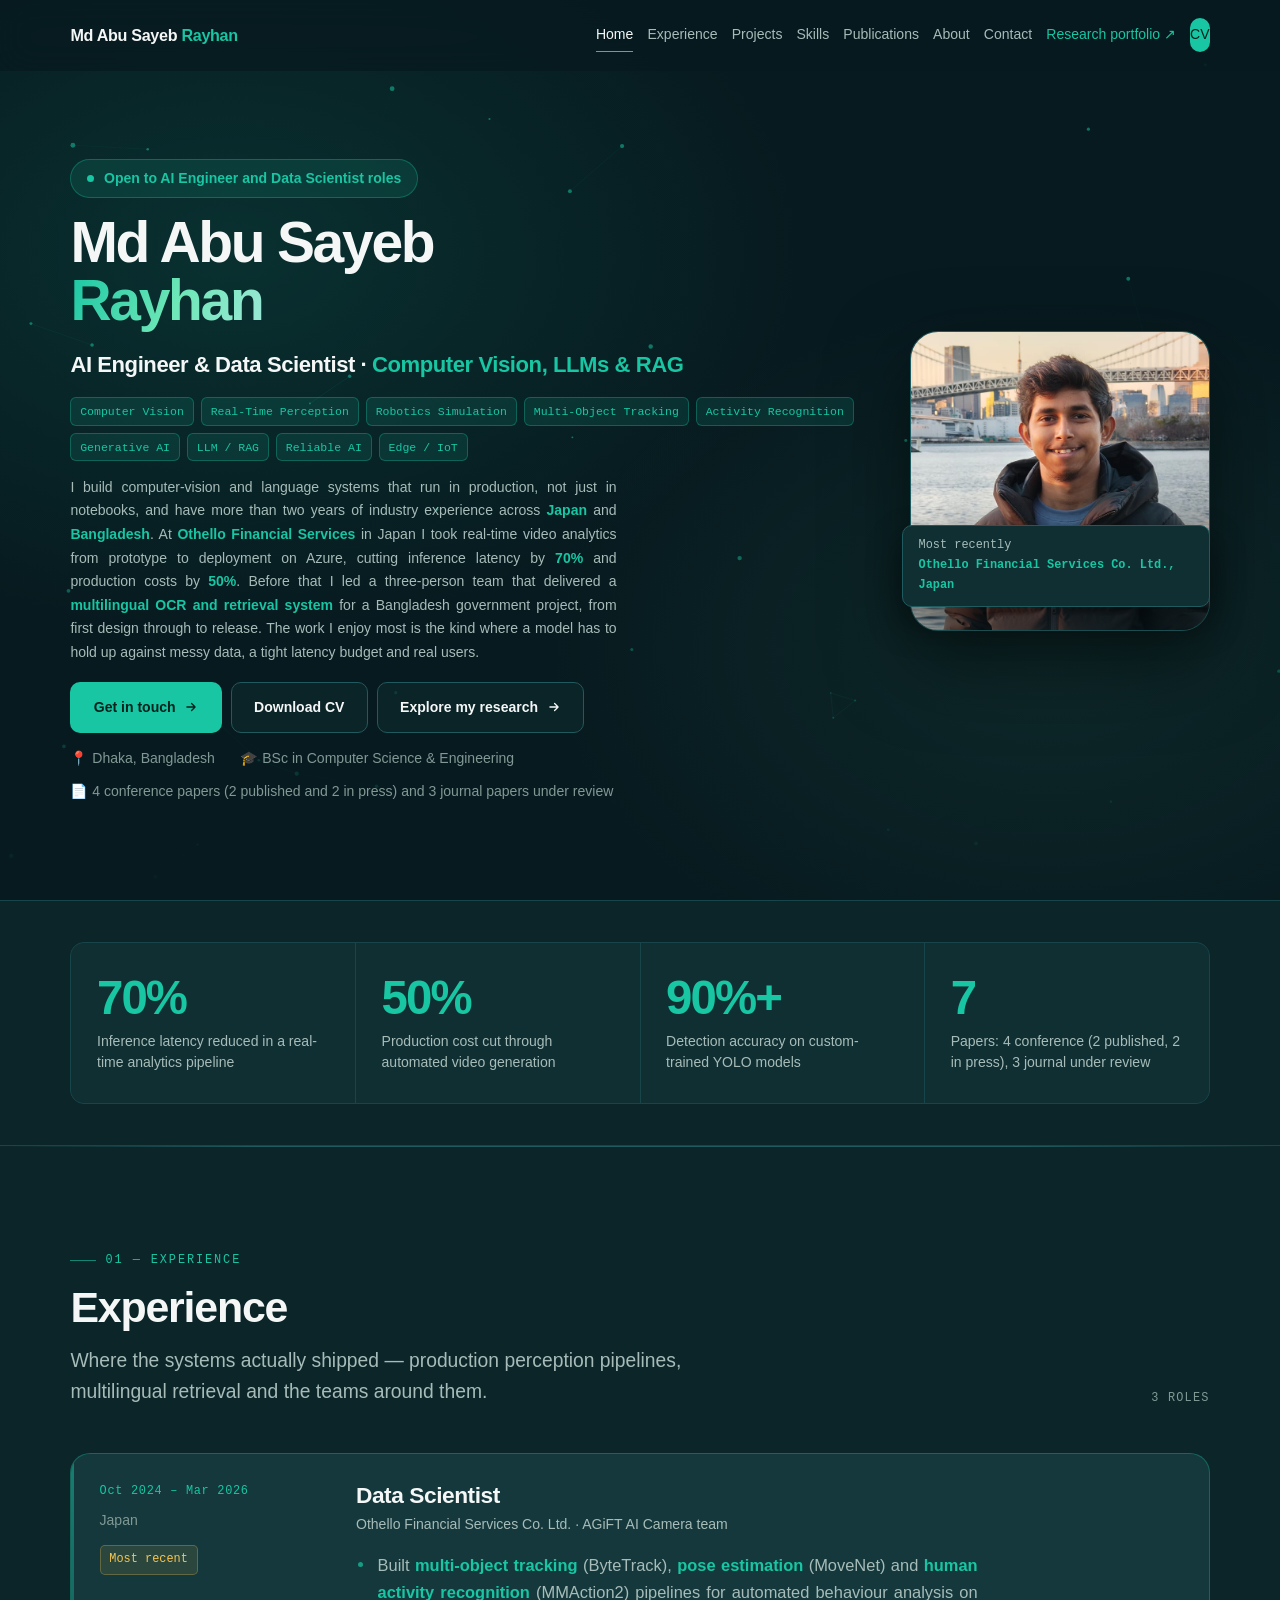
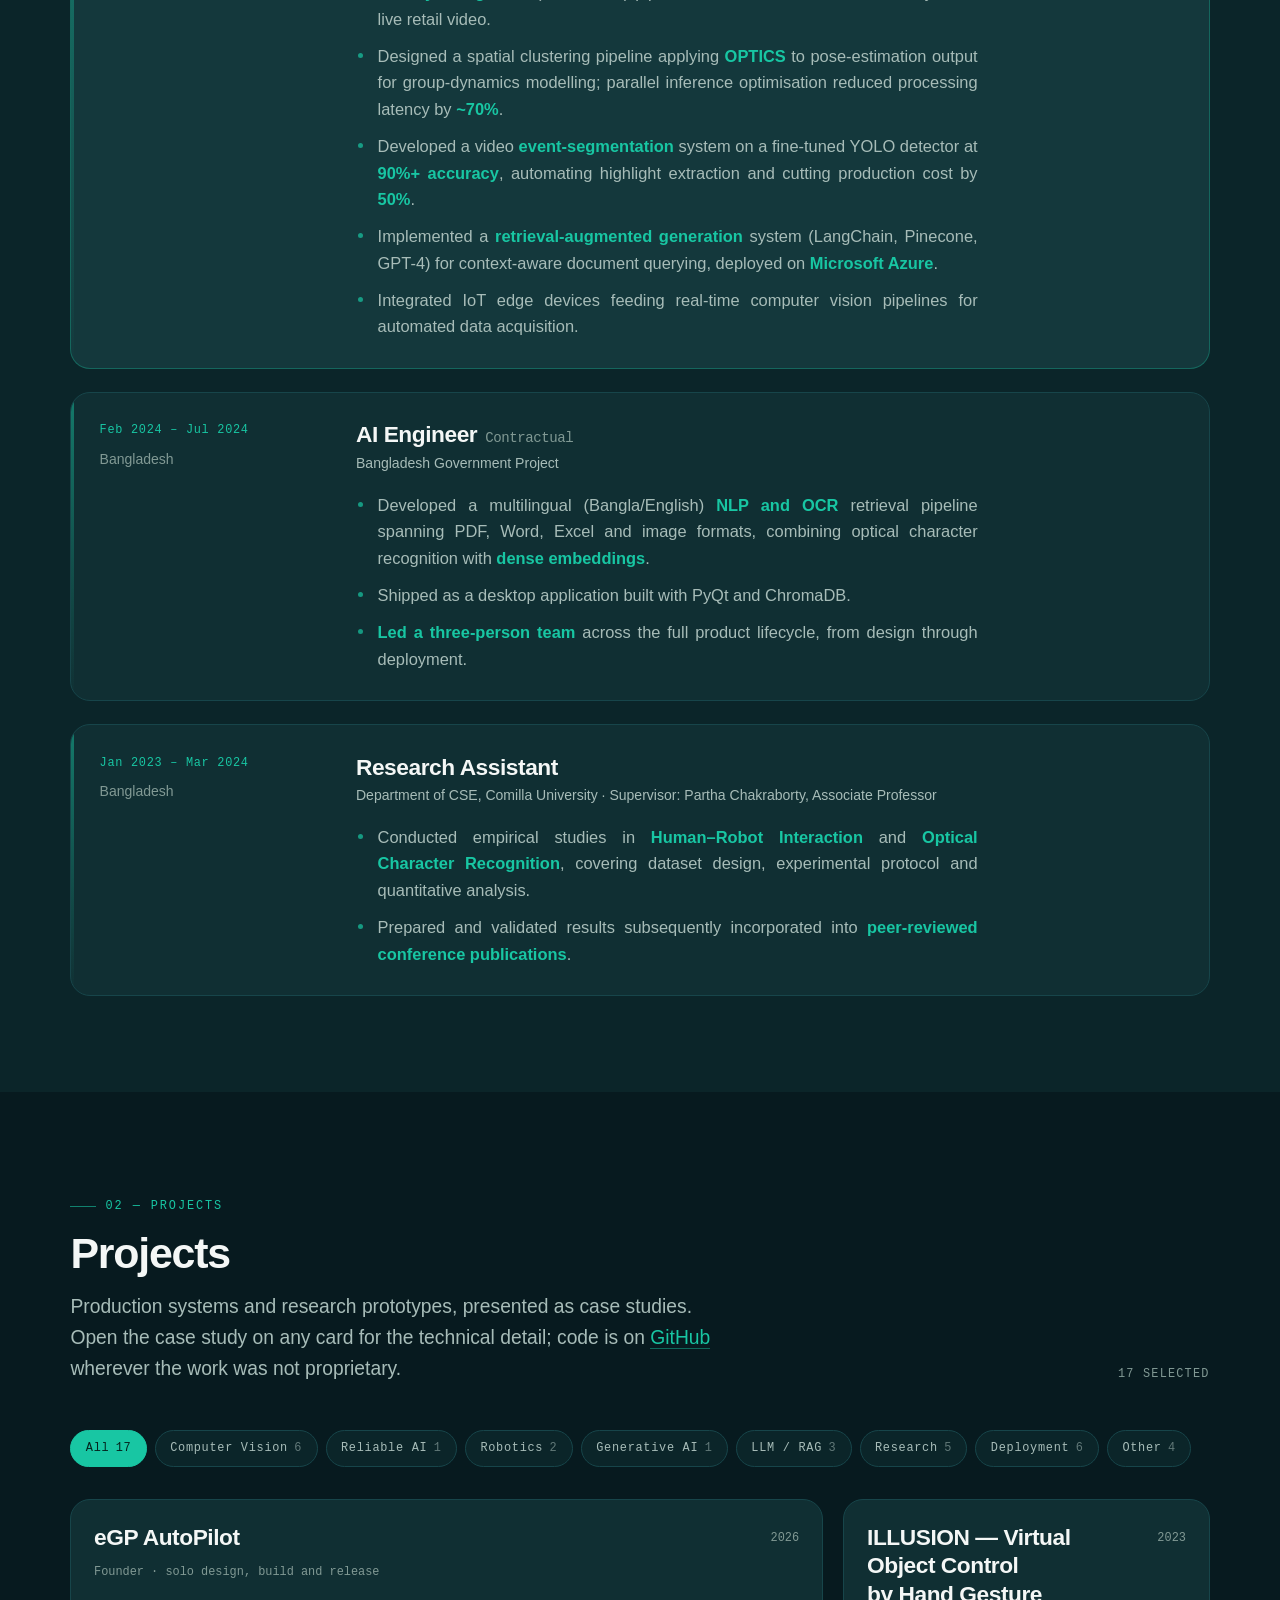
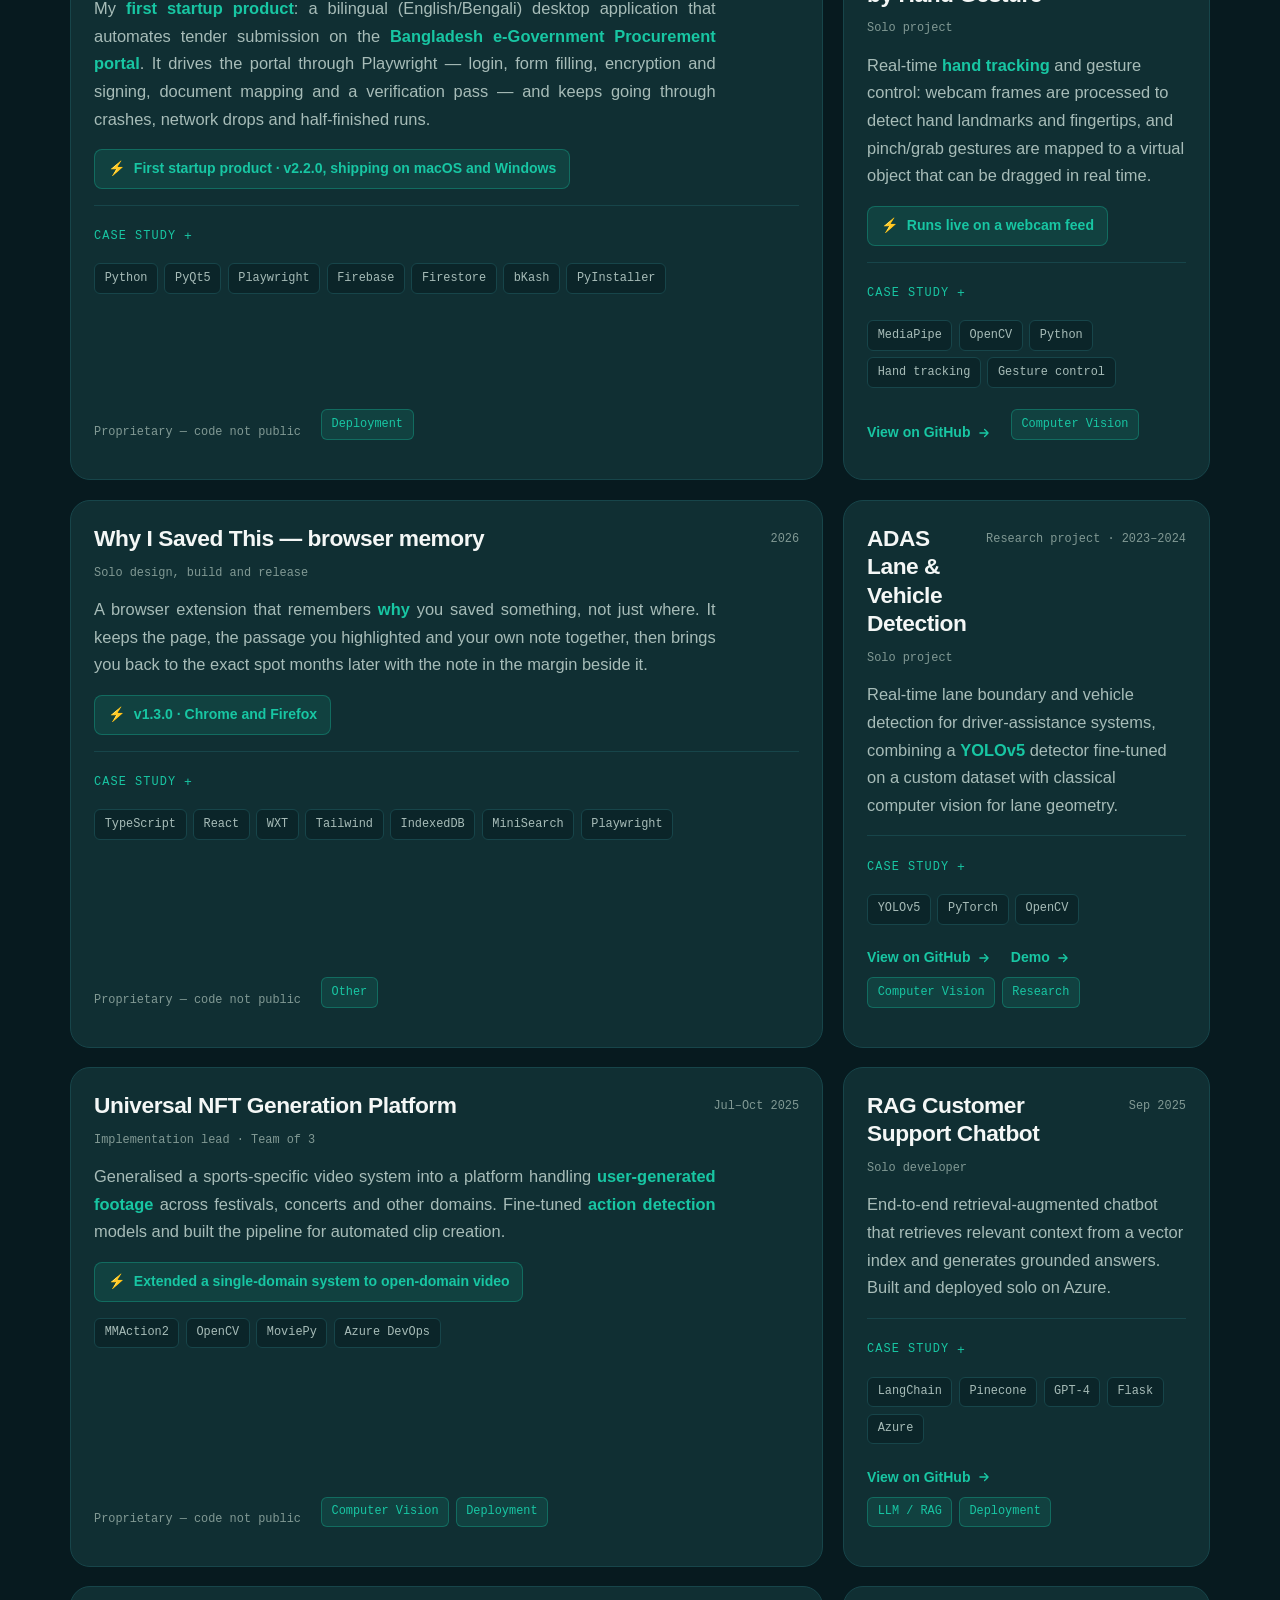
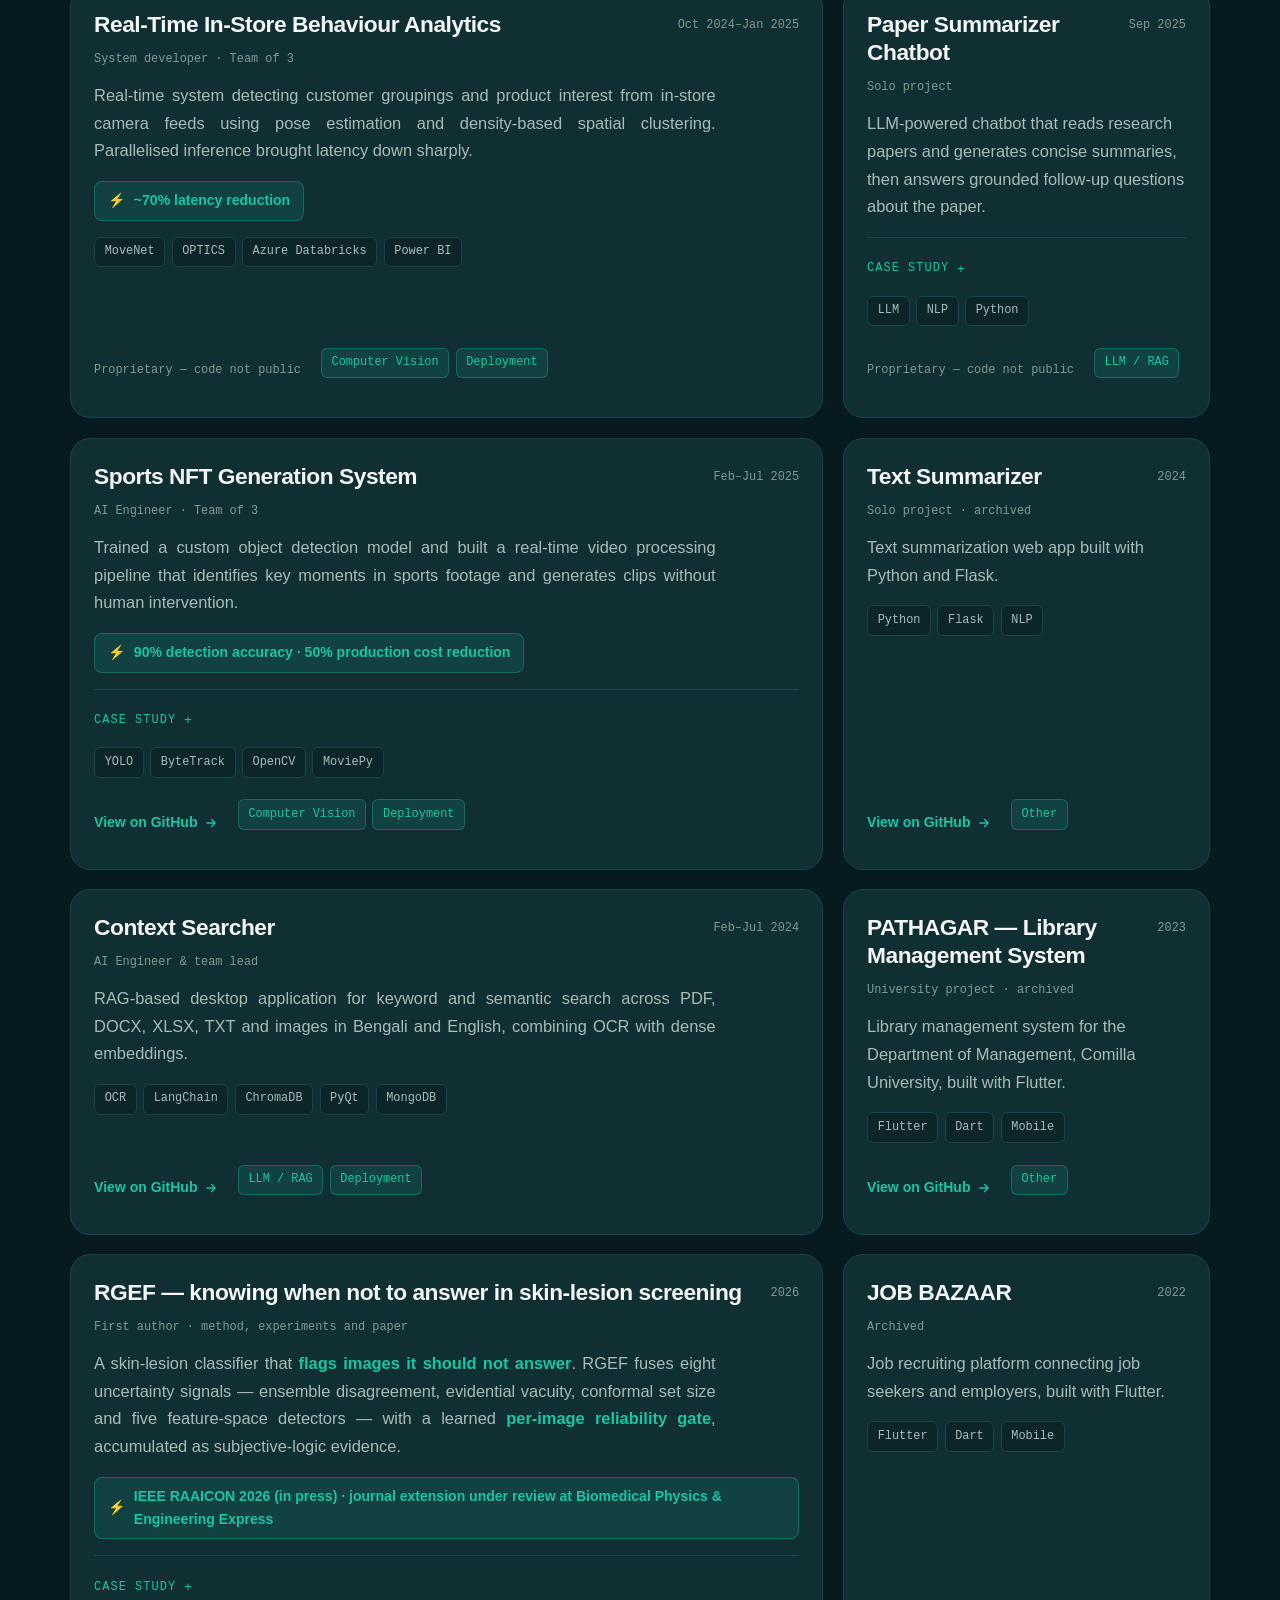
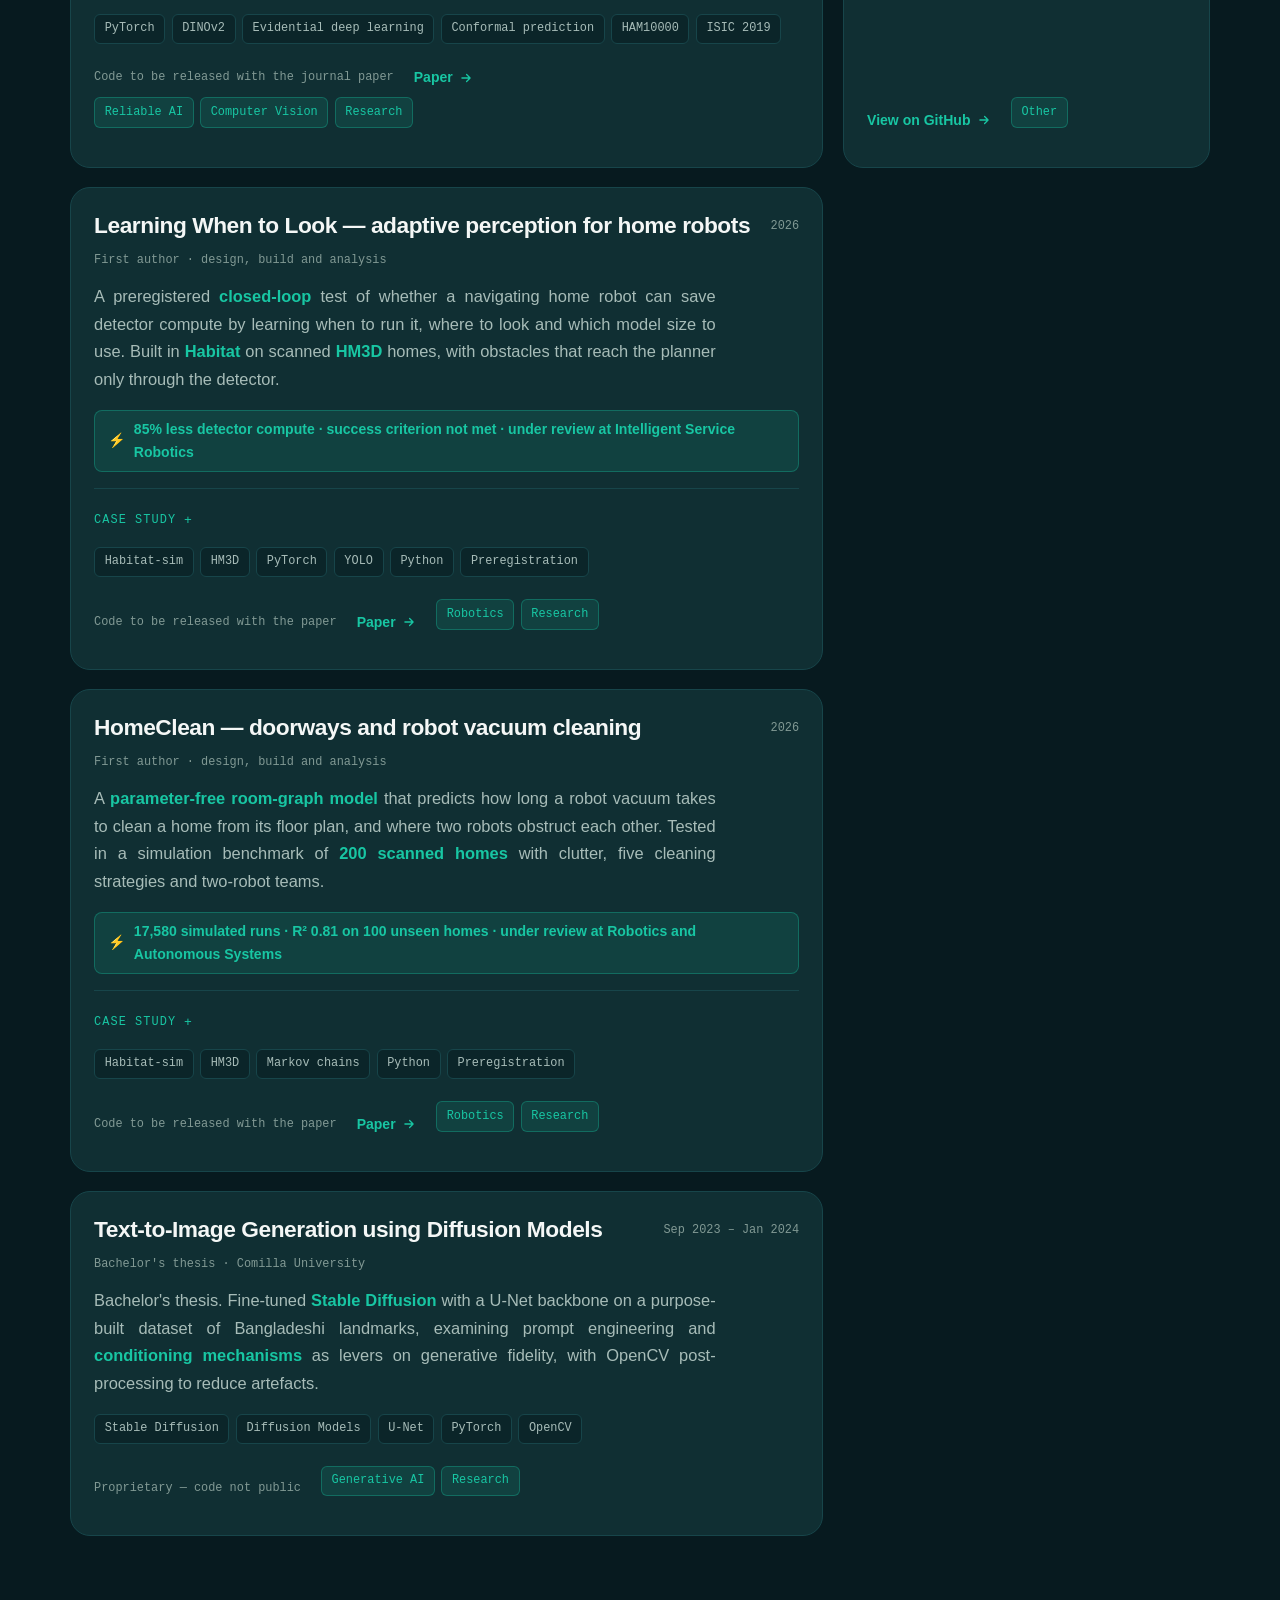
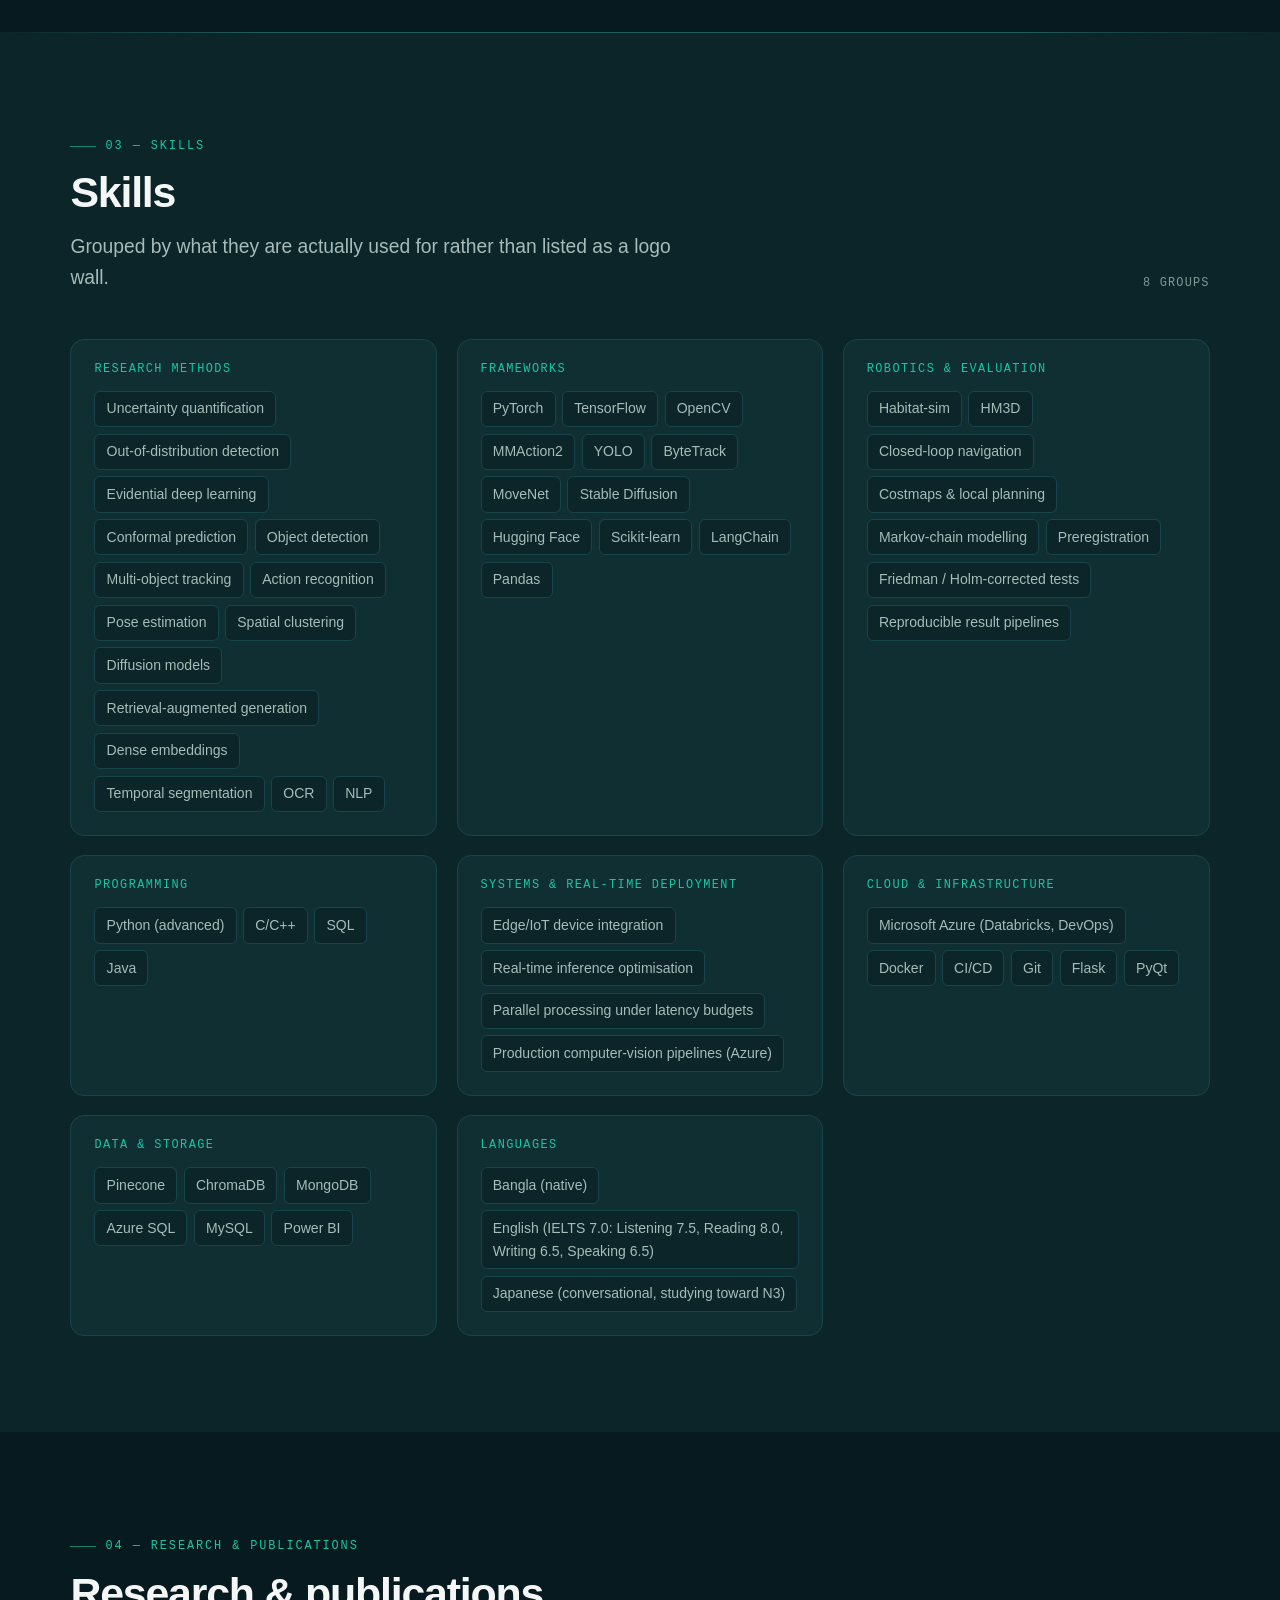
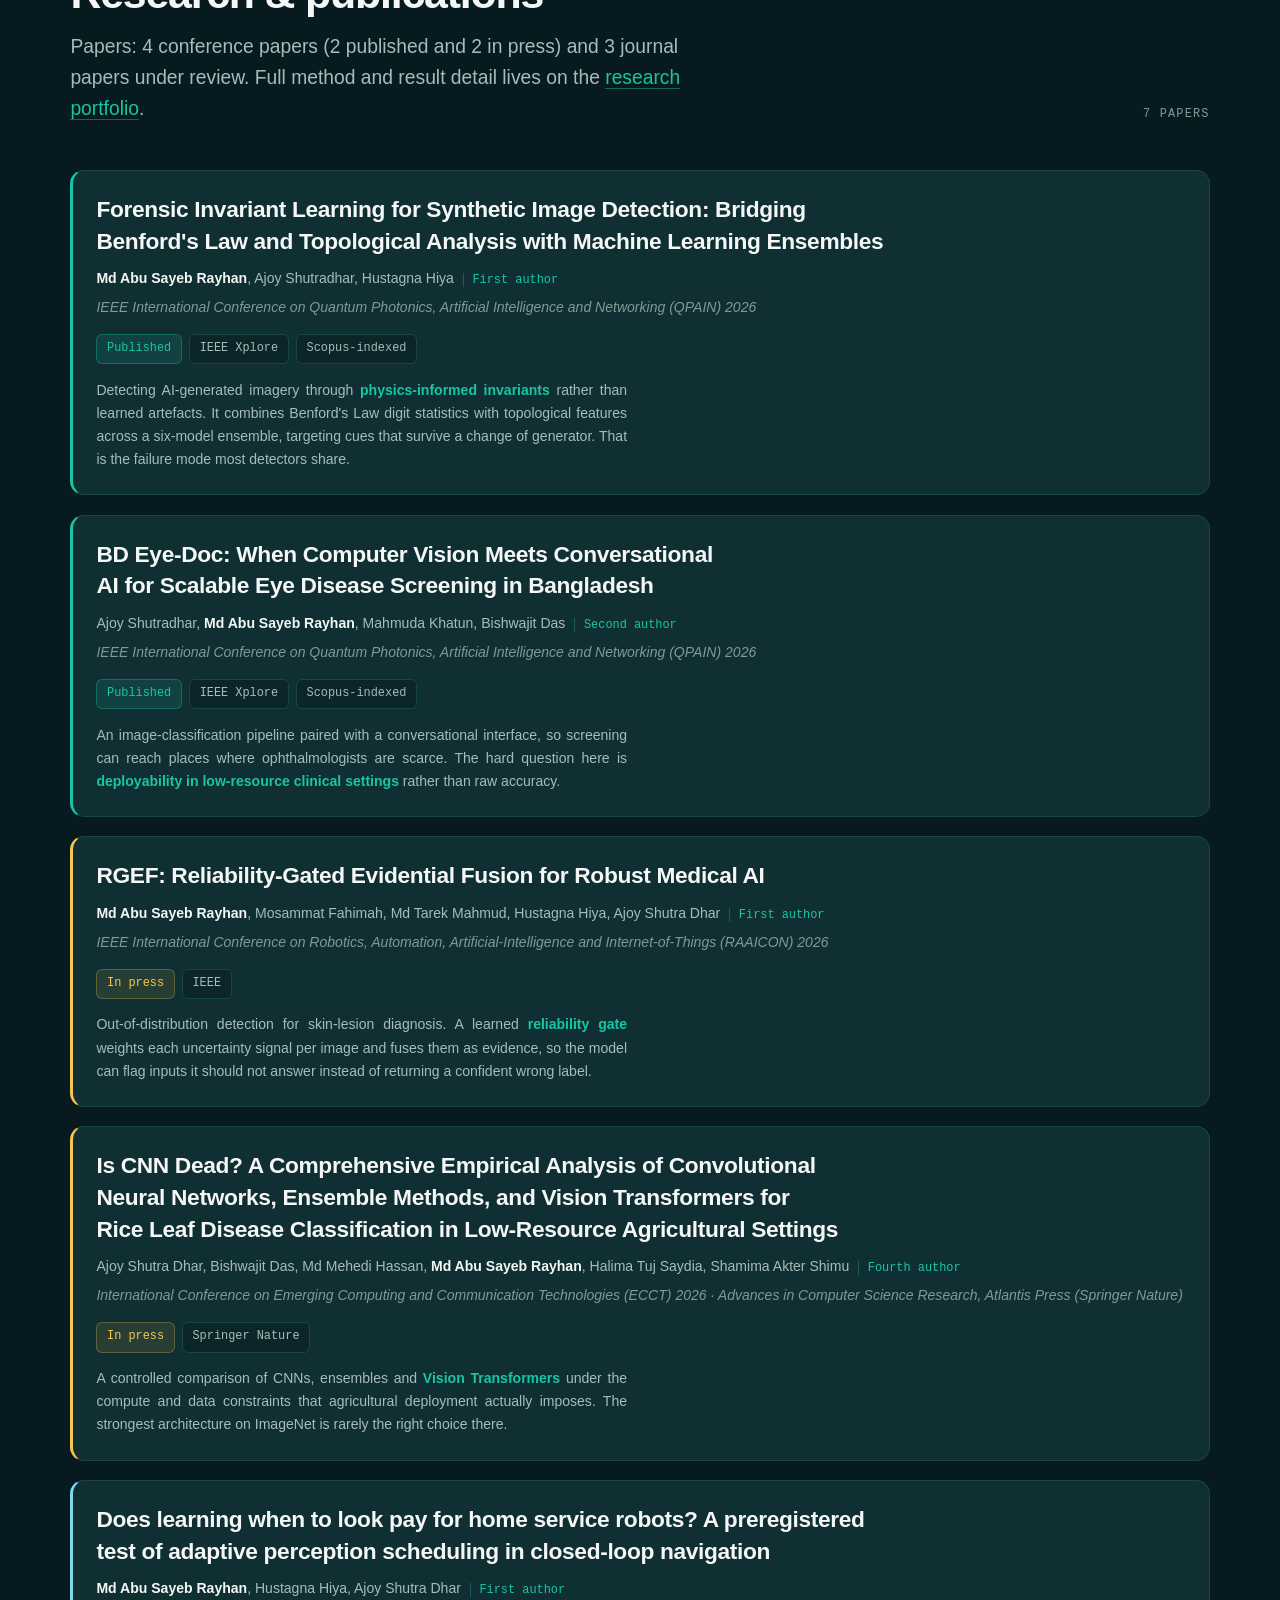
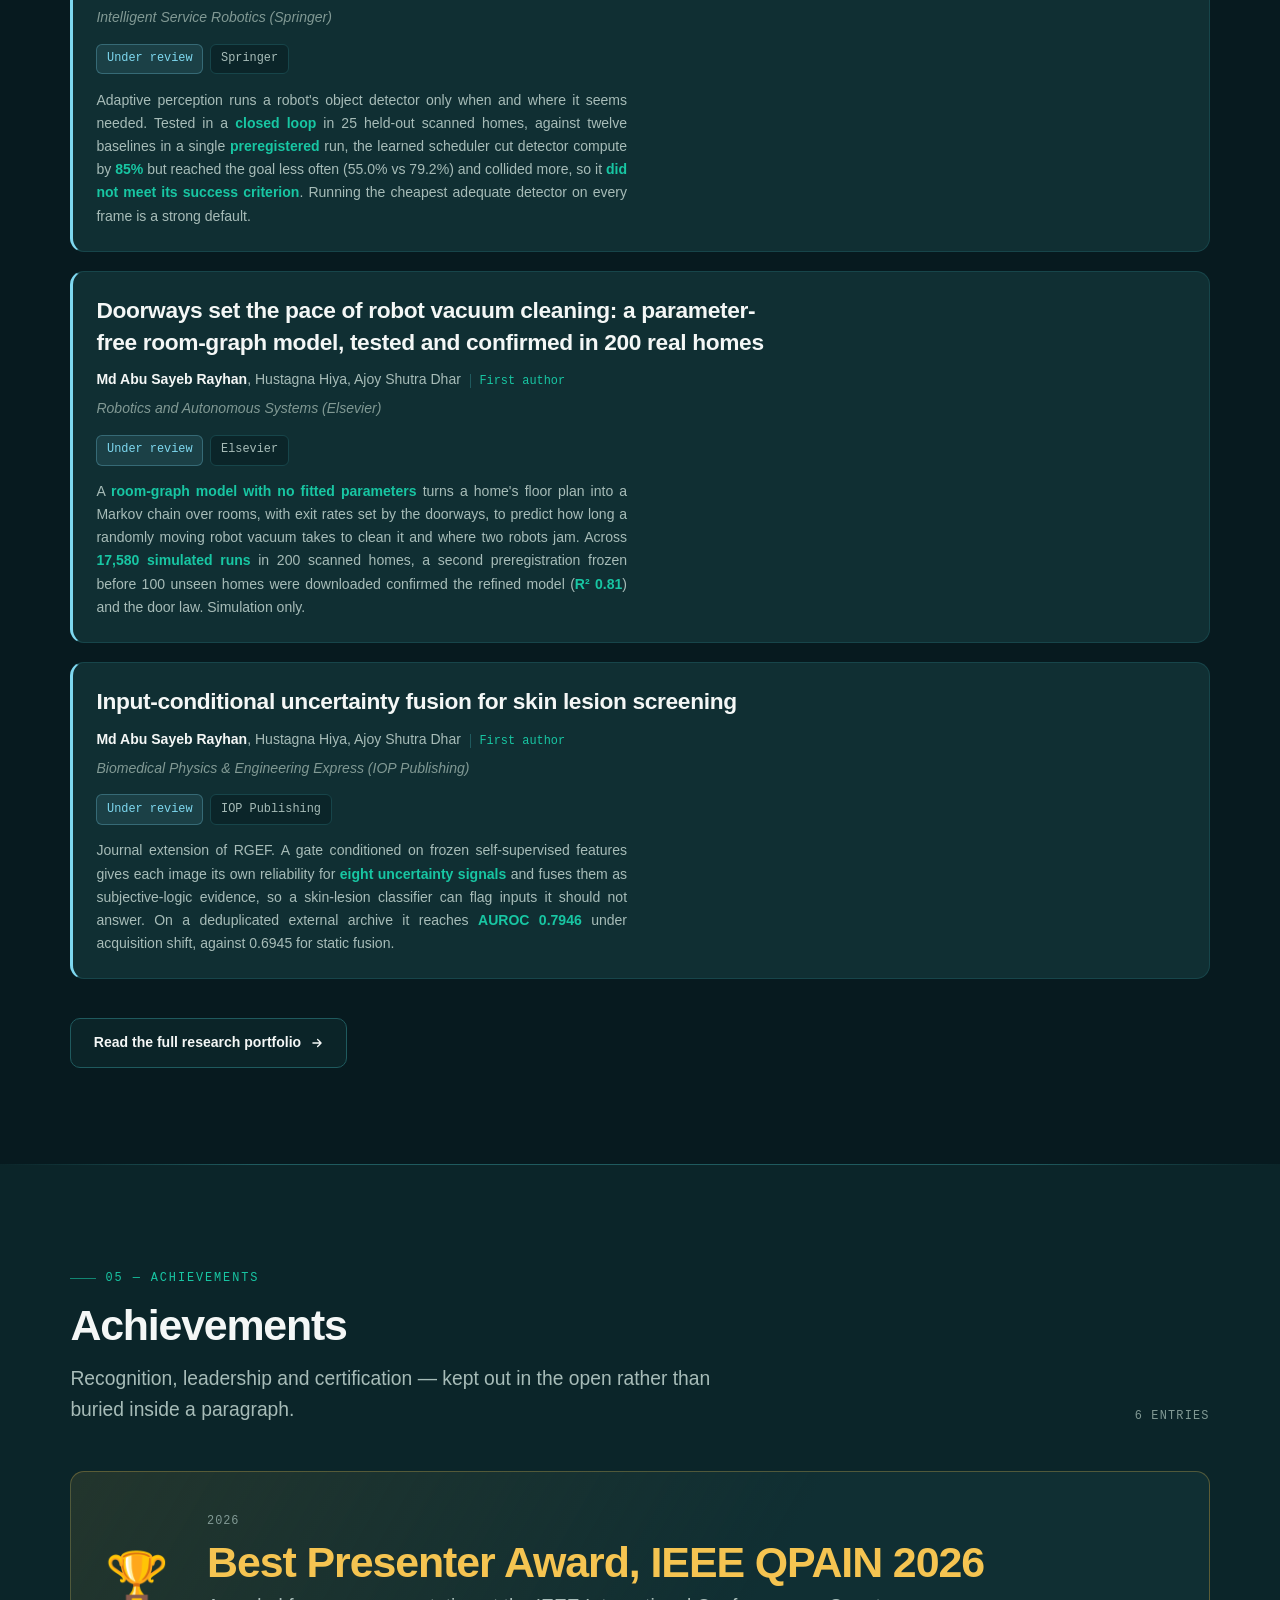
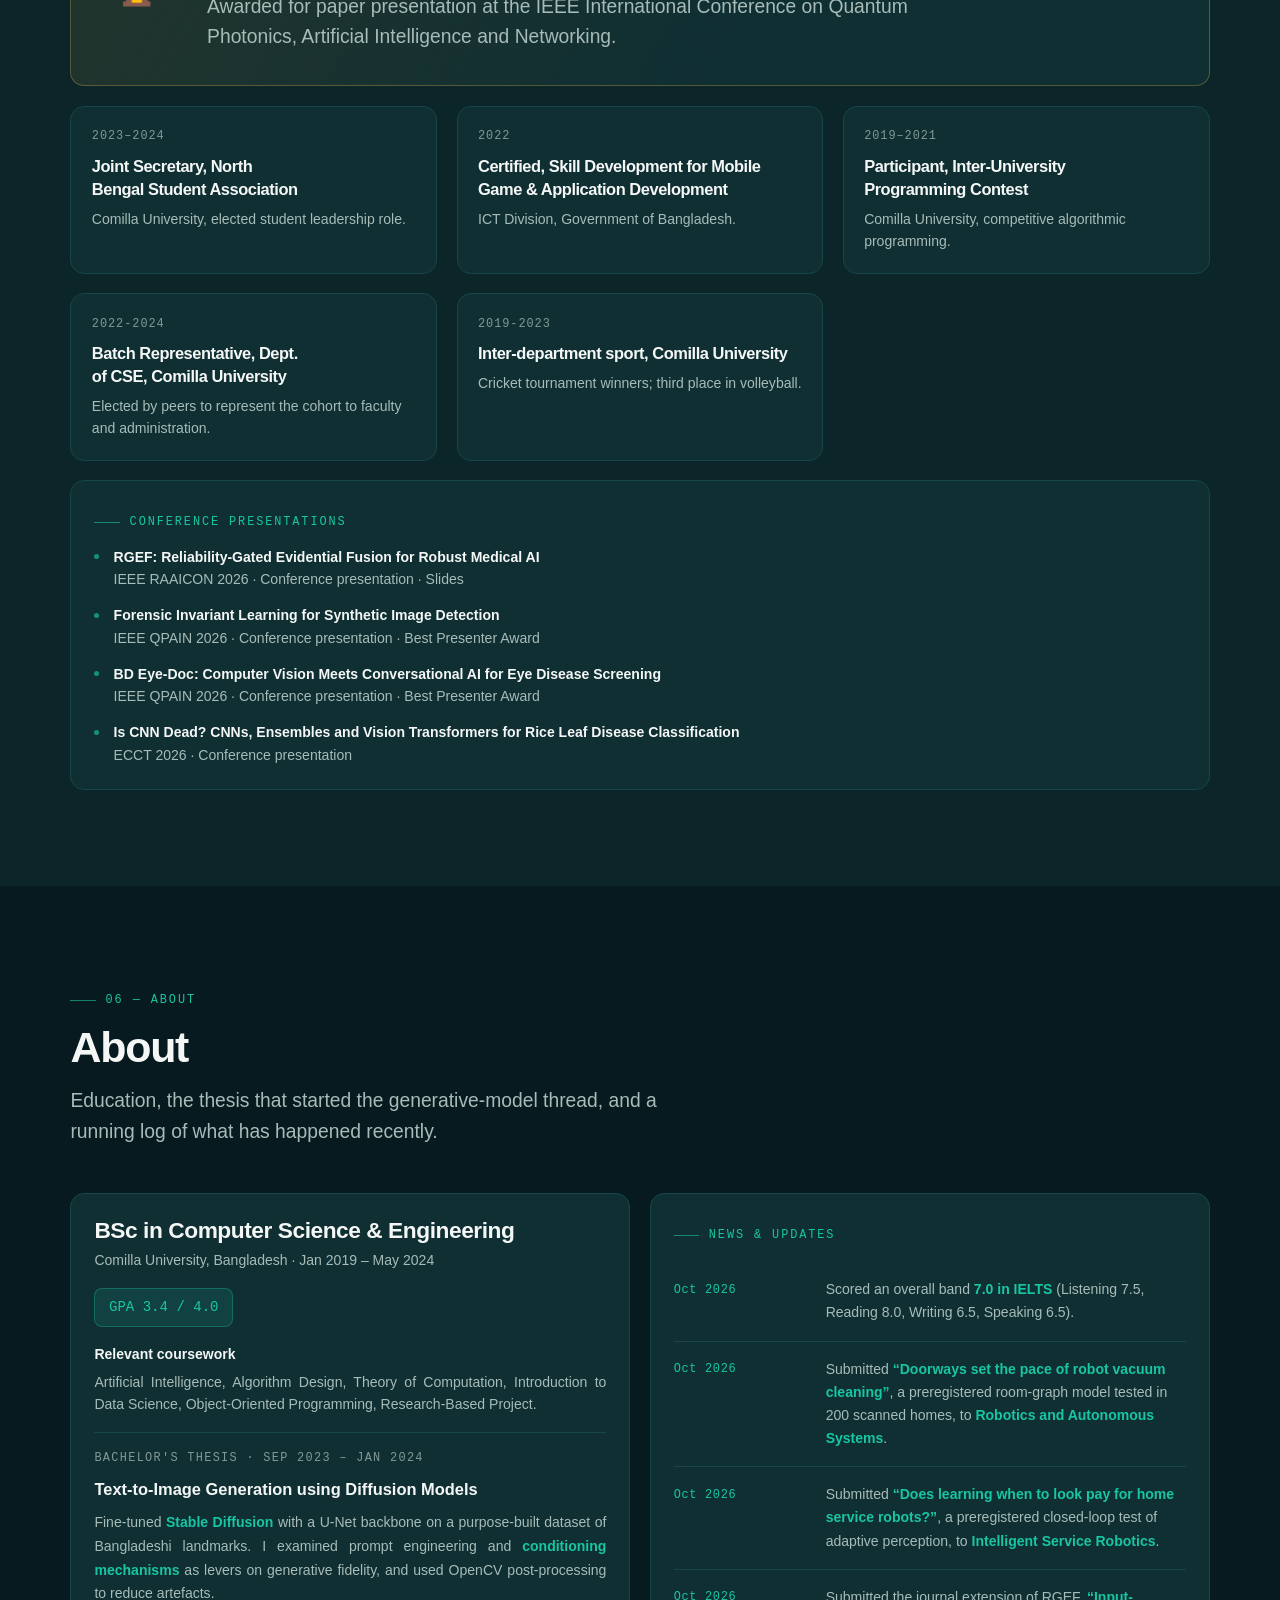
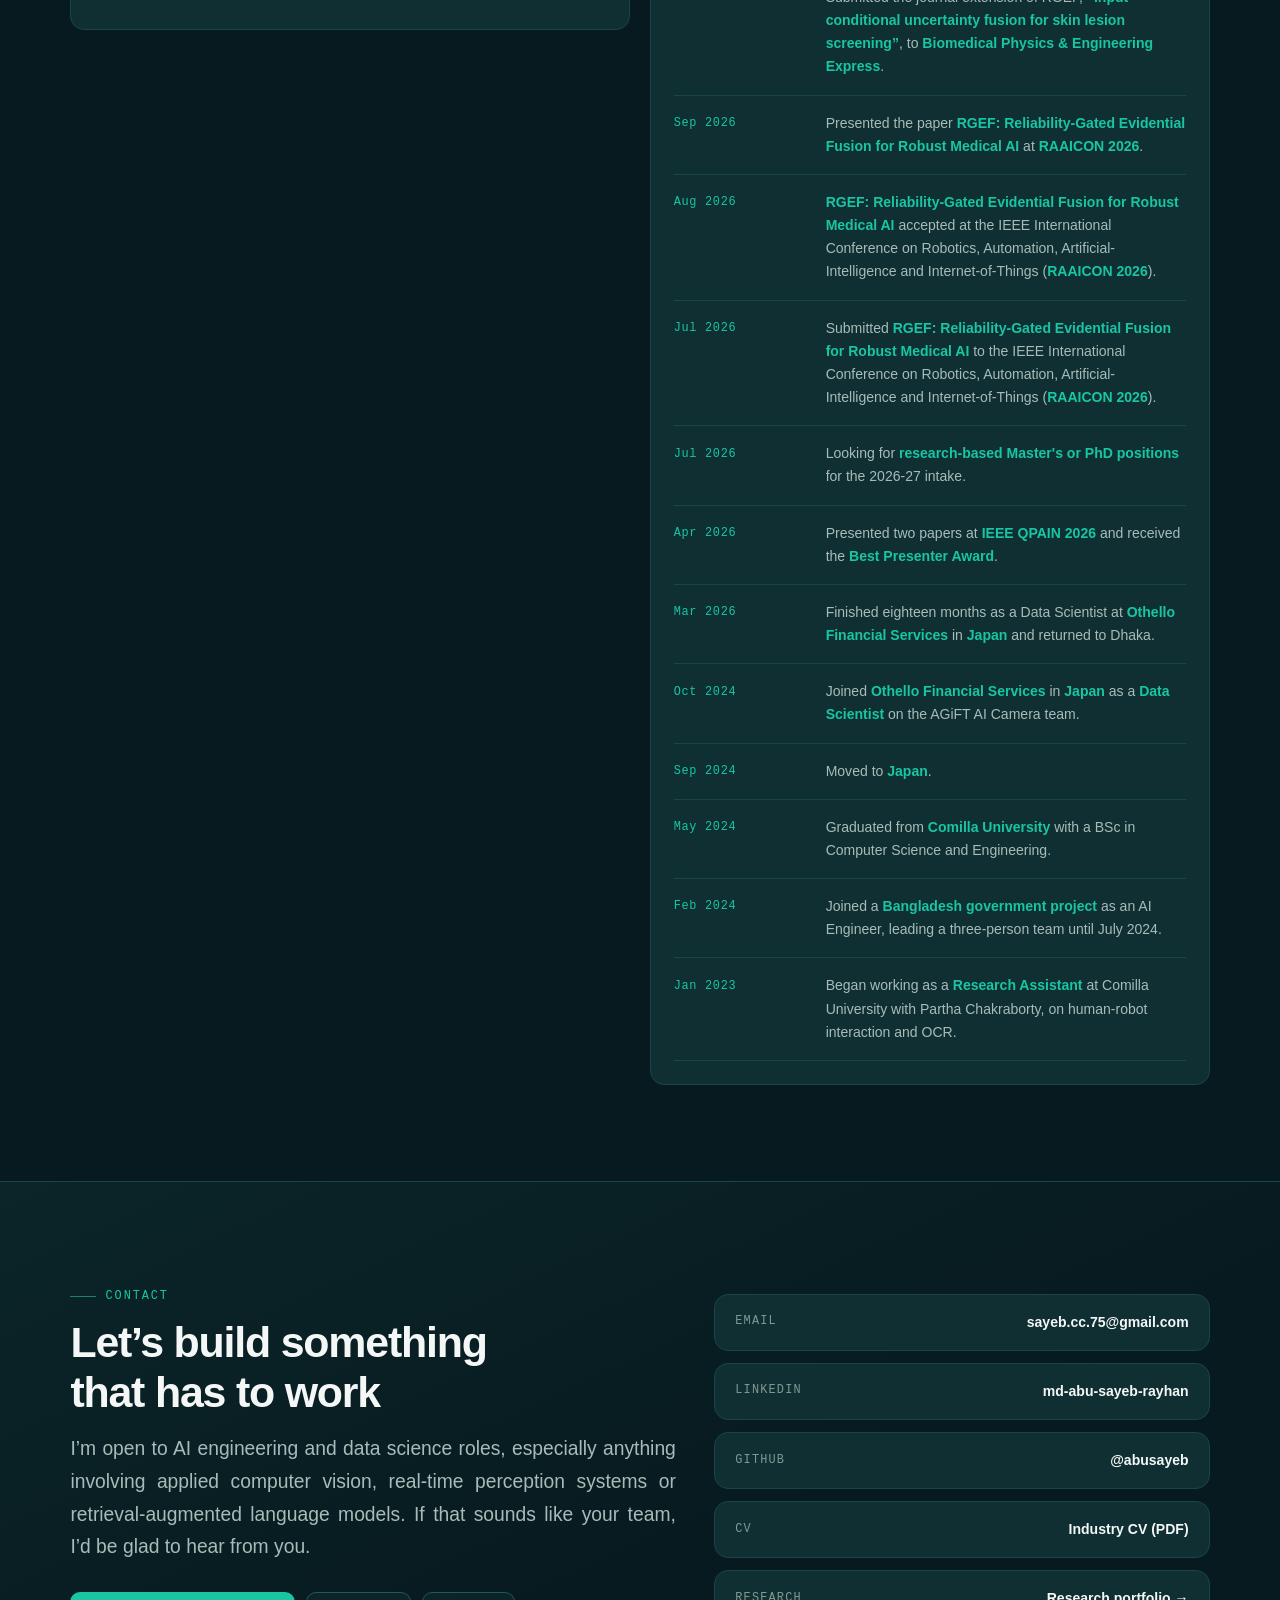
<file: index.html>
<!DOCTYPE html>
<html lang="en">
<head>
<meta charset="UTF-8">
<meta http-equiv="Content-Security-Policy" content="default-src 'self'; script-src 'self' 'sha256-G50p3OQJdzmNSHgmrckkRv9E5DVGNkEspwW0gLrWXBE='; style-src 'self' 'unsafe-inline' https://fonts.googleapis.com; font-src 'self' https://fonts.gstatic.com; img-src 'self' data: https://github.com https://avatars.githubusercontent.com; media-src 'self'; connect-src 'self'; object-src 'none'; base-uri 'self'; form-action 'self'; upgrade-insecure-requests">
<meta name="referrer" content="strict-origin-when-cross-origin">
<script>document.documentElement.className+=' js'</script>
<meta name="viewport" content="width=device-width, initial-scale=1, viewport-fit=cover">
<title>Md Abu Sayeb Rayhan | AI Engineer &amp; Data Scientist — Computer Vision, LLMs &amp; RAG</title>
<meta name="description" content="AI Engineer and Data Scientist specialising in real-time computer vision, multi-object tracking, activity recognition and LLM/RAG systems. Eighteen months deploying production perception pipelines at Othello Financial Services in Japan. Four conference papers in IEEE Xplore and Springer Nature.">
<meta name="author" content="Md Abu Sayeb Rayhan">
<meta name="theme-color" content="#071A1F">
<link rel="canonical" href="https://abusayeb.github.io/">

<meta property="og:type" content="website">
<meta property="og:site_name" content="Md Abu Sayeb Rayhan">
<meta property="og:url" content="https://abusayeb.github.io/">
<meta property="og:title" content="Md Abu Sayeb Rayhan | AI Engineer — Computer Vision, LLMs &amp; RAG">
<meta property="og:description" content="Real-time computer vision, multi-object tracking and retrieval-augmented language systems, deployed in production. ~70% inference latency cut, ~50% production cost cut. Published in IEEE Xplore and Springer Nature.">
<meta property="og:image" content="https://abusayeb.github.io/photos.jpeg">
<meta name="twitter:card" content="summary_large_image">
<meta name="twitter:title" content="Md Abu Sayeb Rayhan | AI Engineer">
<meta name="twitter:description" content="Computer vision, LLMs and RAG. Production AI systems. Published in IEEE Xplore and Springer Nature.">
<meta name="twitter:image" content="https://abusayeb.github.io/photos.jpeg">

<link rel="icon" href="assets/favicon.svg" type="image/svg+xml">
<link rel="apple-touch-icon" href="https://github.com/abusayeb.png">
<link rel="alternate" href="https://abusayeb.github.io/research/" title="Research portfolio">

<link rel="preconnect" href="https://fonts.googleapis.com">
<link rel="preconnect" href="https://fonts.gstatic.com" crossorigin>
<link rel="preload" as="style" href="https://fonts.googleapis.com/css2?family=Inter:wght@400;500;600;700;800&family=JetBrains+Mono:wght@400;500&display=swap">
<link rel="stylesheet" href="https://fonts.googleapis.com/css2?family=Inter:wght@400;500;600;700;800&family=JetBrains+Mono:wght@400;500&display=swap">
<link rel="stylesheet" href="assets/base.css?v=46">

<style>
/* ---- Industry identity: deep navy + emerald. Same design language as the
       research page, different colour system, so the two are recognisable
       at a glance while still reading as one person. ---- */
:root{
  --bg:#071A1F;
  --bg-2:#0B2529;
  --card:#102F33;
  --card-2:#14383C;
  --line:#17454A;
  --line-2:#1F5A5E;

  --text:#F4F7F6;
  --muted:#A7BCB8;
  --dim:#819994;

  --accent:#18C6A3;
  --accent-2:#6EE7B7;
  --on-accent:#04231D;
  --accent-dim:rgba(24,198,163,.12);
  --accent-line:rgba(24,198,163,.32);
  --glow:rgba(24,198,163,.28);

  --gold:#F5C451;
  --gold-dim:rgba(245,196,81,.10);
  --gold-line:rgba(245,196,81,.28);
  --warn:#7ED8F0;
  --warn-dim:rgba(126,216,240,.10);
  --warn-line:rgba(126,216,240,.28);

  --nav-h:66px;
  --nav-bg:rgba(7,26,31,.72);
  --nav-bg-solid:rgba(7,26,31,.95);
  --card-glass:rgba(16,47,51,.5);
  --portrait-wash:rgba(7,26,31,.55);

  --grad-name:linear-gradient(115deg,#18C6A3 0%,#6EE7B7 55%,#9BE8D6 100%);
  --grad-rail:linear-gradient(180deg,#18C6A3,rgba(24,198,163,0));
  --grad-contact:linear-gradient(155deg,#0B2529 0%,#071A1F 60%);
  --hero-glow-1:rgba(24,198,163,.13);
  --hero-glow-2:rgba(110,231,183,.07);
  --viz-dot:#18C6A3;
  --viz-line:rgba(24,198,163,.45);
}
</style>

<script type="application/ld+json">
{
  "@context":"https://schema.org",
  "@type":"Person",
  "name":"Md Abu Sayeb Rayhan",
  "url":"https://abusayeb.github.io/",
  "image":"https://abusayeb.github.io/photos.jpeg",
  "jobTitle":"AI Engineer & Data Scientist",
  "email":"mailto:sayeb.cc.75@gmail.com",
  "knowsAbout":["Computer Vision","Multi-Object Tracking","Activity Recognition","Pose Estimation","Generative AI","Diffusion Models","Retrieval-Augmented Generation","Large Language Models","Edge AI"],
  "alumniOf":{"@type":"CollegeOrUniversity","name":"Comilla University","address":"Bangladesh"},
  "sameAs":["https://github.com/abusayeb","https://www.linkedin.com/in/md-abu-sayeb-rayhan","https://abusayeb.github.io/research/"]
}
</script>
</head>

<body data-page="industry" data-base="">
<a class="skip" href="#app">Skip to content</a>

<header class="nav" id="nav">
  <div class="shell nav-in">
    <a class="brand" href="#home" id="brandLink">
      <span id="brandName"><b>Md Abu Sayeb</b> <i>Rayhan</i></span>
    </a>

    <button class="menu-btn" id="menuBtn" type="button"
            aria-expanded="false" aria-controls="navLinks" aria-label="Open menu">
      <svg class="ic-m" viewBox="0 0 24 24" fill="none" stroke="currentColor" stroke-width="2" stroke-linecap="round" aria-hidden="true"><path d="M4 7h16M4 12h16M4 17h16"/></svg>
      <svg class="ic-x" viewBox="0 0 24 24" fill="none" stroke="currentColor" stroke-width="2" stroke-linecap="round" aria-hidden="true"><path d="M6 6l12 12M18 6L6 18"/></svg>
    </button>

    <nav class="nav-links" id="navLinks" aria-label="Primary">
      <a href="#home">Home</a>
      <a href="#experience">Experience</a>
      <a href="#projects">Projects</a>
      <a href="#skills">Skills</a>
      <a href="#publications">Publications</a>
      <a href="#about">About</a>
      <a href="#contact">Contact</a>
      <a href="research/" class="nav-cross">Research portfolio ↗</a>
      <a href="abu_sayeb_rayhan_AI.pdf" class="nav-cv" target="_blank" rel="noopener">CV</a>
    </nav>
  </div>
</header>


<main id="app" data-sum="d171c2d7"><header class="hero" id="home"><canvas class="hero-viz" id="viz" aria-hidden="true"></canvas><div class="shell"><div class="hero-grid"><div><p class="hero-badge"><span class="badge-dot"></span>Open to AI Engineer and Data Scientist roles</p><h1>Md Abu Sayeb<br><span class="grad">Rayhan</span></h1><p class="hero-role">AI Engineer &amp; Data Scientist · <em>Computer Vision, LLMs &amp; RAG</em></p><div class="hero-focus"><span class="chip chip--accent">Computer Vision</span><span class="chip chip--accent">Real-Time Perception</span><span class="chip chip--accent">Robotics Simulation</span><span class="chip chip--accent">Multi-Object Tracking</span><span class="chip chip--accent">Activity Recognition</span><span class="chip chip--accent">Generative AI</span><span class="chip chip--accent">LLM / RAG</span><span class="chip chip--accent">Reliable AI</span><span class="chip chip--accent">Edge / IoT</span></div><p class="hero-desc">I build computer-vision and language systems that run in production, not just in notebooks, and have more than two years of industry experience across <strong class="kw">Japan</strong> and <strong class="kw">Bangladesh</strong>. At <strong class="kw">Othello Financial Services</strong> in Japan I took real-time video analytics from prototype to deployment on Azure, cutting inference latency by <strong class="kw">70%</strong> and production costs by <strong class="kw">50%</strong>. Before that I led a three-person team that delivered a <strong class="kw">multilingual OCR and retrieval system</strong> for a Bangladesh government project, from first design through to release. The work I enjoy most is the kind where a model has to hold up against messy data, a tight latency budget and real users.</p><div class="hero-cta"><a class="btn btn-primary" href="#contact">Get in touch <svg aria-hidden="true" width="14" height="14" viewBox="0 0 24 24" fill="none" stroke="currentColor" stroke-width="2.2" stroke-linecap="round" stroke-linejoin="round"><path d="M5 12h13M13 6l6 6-6 6"/></svg></a><a class="btn btn-ghost" href="abu_sayeb_rayhan_AI.pdf" target="_blank" rel="noopener">Download CV</a><a class="btn btn-ghost" href="research/">Explore my research <svg aria-hidden="true" width="14" height="14" viewBox="0 0 24 24" fill="none" stroke="currentColor" stroke-width="2.2" stroke-linecap="round" stroke-linejoin="round"><path d="M5 12h13M13 6l6 6-6 6"/></svg></a></div><div class="hero-meta"><span>📍 Dhaka, Bangladesh</span><span>🎓 BSc in Computer Science &amp; Engineering</span><span>📄 4 conference papers (2 published and 2 in press) and 3 journal papers under review</span></div></div><div class="portrait" id="portraitWrap" hidden><div class="portrait-frame"><img id="portraitImg" alt="Portrait of Md Abu Sayeb Rayhan" width="640" height="640" style="object-position:50% 18%;transform:scale(1.6)"></div><p class="portrait-tag">Most recently<br><b>Othello Financial Services Co. Ltd., Japan</b></p></div></div></div></header><section class="stats-band" aria-label="Impact at a glance"><div class="shell"><div class="stats"><div class="stat" data-reveal><div class="stat-n" data-count="70%">70%</div><p class="stat-l">Inference latency reduced in a real-time analytics pipeline</p></div><div class="stat" data-reveal><div class="stat-n" data-count="50%">50%</div><p class="stat-l">Production cost cut through automated video generation</p></div><div class="stat" data-reveal><div class="stat-n" data-count="90%+">90%+</div><p class="stat-l">Detection accuracy on custom-trained YOLO models</p></div><div class="stat" data-reveal><div class="stat-n" data-count="7">7</div><p class="stat-l">Papers: 4 conference (2 published, 2 in press), 3 journal under review</p></div></div></div></section><section id="experience" class="section section--band" aria-labelledby="experience-title"><div class="shell"><div class="sec-head" data-reveal><div class="sec-head-main"><span class="eyebrow">01 — Experience</span><h2 class="sec-title" id="experience-title">Experience</h2><p class="sec-sub">Where the systems actually shipped — production perception pipelines, multilingual retrieval and the teams around them.</p></div><div class="sec-aside">3 roles</div></div><div class="timeline"><article class="tl-item is-lead" data-reveal><div><div class="tl-when">Oct 2024 – Mar 2026</div><div class="tl-where">Japan</div><span class="tl-flag">Most recent</span></div><div><h3 class="tl-role">Data Scientist</h3><p class="tl-org">Othello Financial Services Co. Ltd. · AGiFT AI Camera team</p><ul class="bullets"><li>Built <strong class="kw">multi-object tracking</strong> (ByteTrack), <strong class="kw">pose estimation</strong> (MoveNet) and <strong class="kw">human activity recognition</strong> (MMAction2) pipelines for automated behaviour analysis on live retail video.</li><li>Designed a spatial clustering pipeline applying <strong class="kw">OPTICS</strong> to pose-estimation output for group-dynamics modelling; parallel inference optimisation reduced processing latency by <strong class="kw">~70%</strong>.</li><li>Developed a video <strong class="kw">event-segmentation</strong> system on a fine-tuned YOLO detector at <strong class="kw">90%+ accuracy</strong>, automating highlight extraction and cutting production cost by <strong class="kw">50%</strong>.</li><li>Implemented a <strong class="kw">retrieval-augmented generation</strong> system (LangChain, Pinecone, GPT-4) for context-aware document querying, deployed on <strong class="kw">Microsoft Azure</strong>.</li><li>Integrated IoT edge devices feeding real-time computer vision pipelines for automated data acquisition.</li></ul></div></article><article class="tl-item" data-reveal><div><div class="tl-when">Feb 2024 – Jul 2024</div><div class="tl-where">Bangladesh</div></div><div><h3 class="tl-role">AI Engineer<small>Contractual</small></h3><p class="tl-org">Bangladesh Government Project</p><ul class="bullets"><li>Developed a multilingual (Bangla/English) <strong class="kw">NLP and OCR</strong> retrieval pipeline spanning PDF, Word, Excel and image formats, combining optical character recognition with <strong class="kw">dense embeddings</strong>.</li><li>Shipped as a desktop application built with PyQt and ChromaDB.</li><li><strong class="kw">Led a three-person team</strong> across the full product lifecycle, from design through deployment.</li></ul></div></article><article class="tl-item" data-reveal><div><div class="tl-when">Jan 2023 – Mar 2024</div><div class="tl-where">Bangladesh</div></div><div><h3 class="tl-role">Research Assistant</h3><p class="tl-org">Department of CSE, Comilla University · Supervisor: Partha Chakraborty, Associate Professor</p><ul class="bullets"><li>Conducted empirical studies in <strong class="kw">Human–Robot Interaction</strong> and <strong class="kw">Optical Character Recognition</strong>, covering dataset design, experimental protocol and quantitative analysis.</li><li>Prepared and validated results subsequently incorporated into <strong class="kw">peer-reviewed conference publications</strong>.</li></ul></div></article></div></div></section><section id="projects" class="section " aria-labelledby="projects-title"><div class="shell"><div class="sec-head" data-reveal><div class="sec-head-main"><span class="eyebrow">02 — Projects</span><h2 class="sec-title" id="projects-title">Projects</h2><p class="sec-sub">Production systems and research prototypes, presented as case studies. Open the case study on any card for the technical detail; code is on <a href="https://github.com/abusayeb" target="_blank" rel="noopener noreferrer">GitHub</a> wherever the work was not proprietary.</p></div><div class="sec-aside">17 selected</div></div><div class="filters" role="group" aria-label="Filter projects by area"><button class="filter" type="button" data-filter="*" aria-pressed="true">All<span class="n">17</span></button><button class="filter" type="button" data-filter="Computer Vision" aria-pressed="false">Computer Vision<span class="n">6</span></button><button class="filter" type="button" data-filter="Reliable AI" aria-pressed="false">Reliable AI<span class="n">1</span></button><button class="filter" type="button" data-filter="Robotics" aria-pressed="false">Robotics<span class="n">2</span></button><button class="filter" type="button" data-filter="Generative AI" aria-pressed="false">Generative AI<span class="n">1</span></button><button class="filter" type="button" data-filter="LLM / RAG" aria-pressed="false">LLM / RAG<span class="n">3</span></button><button class="filter" type="button" data-filter="Research" aria-pressed="false">Research<span class="n">5</span></button><button class="filter" type="button" data-filter="Deployment" aria-pressed="false">Deployment<span class="n">6</span></button><button class="filter" type="button" data-filter="Other" aria-pressed="false">Other<span class="n">4</span></button></div><div class="projects" id="projGrid"><article class="proj is-featured" data-cats="Deployment" data-reveal><div class="proj-head"><h3 class="proj-title">eGP AutoPilot</h3><span class="proj-when">2026</span></div><div class="proj-role">Founder · solo design, build and release</div><p class="proj-desc">My <strong class="kw">first startup product</strong>: a bilingual (English/Bengali) desktop application that automates tender submission on the <strong class="kw">Bangladesh e-Government Procurement portal</strong>. It drives the portal through Playwright — login, form filling, encryption and signing, document mapping and a verification pass — and keeps going through crashes, network drops and half-finished runs.</p><div class="proj-impact"><span aria-hidden="true">⚡</span>First startup product · v2.2.0, shipping on macOS and Windows</div><details class="case"><summary>Case study</summary><div class="case-body"><div class="case-block"><h4>How it works</h4><ul class="bullets"><li>Drives the portal end to end with <strong class="kw">Playwright</strong> — login, Tenderer Info, Activities, Personnel and Priced BOQ forms, then click-sign, encrypt and save.</li><li>Resumes exactly where it stopped. Per-account state is written to disk, so a crash or a two-minute network drop does not cost the whole run.</li><li>Every failing row gets five attempts, then five more in a deferred pass; anything still failing is <strong class="kw">reported rather than silently skipped</strong>.</li><li>Maps uploaded files to the portal's document categories by fuzzy filename match — trade licence, TIN, VAT, liquid assets.</li><li>Runs from a phone: a mobile dashboard over a REST API with QR-code pairing, and no credentials sent over the wire.</li><li>Firebase-backed accounts, subscriptions and <strong class="kw">bKash</strong> billing, with an admin panel for users, plans, devices and payments.</li><li>Packaged for macOS and Windows, behind 273 offline tests that never touch the production database.</li></ul></div></div></details><div class="chips"><span class="chip ">Python</span><span class="chip ">PyQt5</span><span class="chip ">Playwright</span><span class="chip ">Firebase</span><span class="chip ">Firestore</span><span class="chip ">bKash</span><span class="chip ">PyInstaller</span></div><div class="proj-foot"><span class="proj-private">Proprietary — code not public</span><span class="chips"><span class="chip chip--accent">Deployment</span></span></div></article><article class="proj is-featured" data-cats="Other" data-reveal><div class="proj-head"><h3 class="proj-title">Why I Saved This — browser memory</h3><span class="proj-when">2026</span></div><div class="proj-role">Solo design, build and release</div><p class="proj-desc">A browser extension that remembers <strong class="kw">why</strong> you saved something, not just where. It keeps the page, the passage you highlighted and your own note together, then brings you back to the exact spot months later with the note in the margin beside it.</p><div class="proj-impact"><span aria-hidden="true">⚡</span>v1.3.0 · Chrome and Firefox</div><details class="case"><summary>Case study</summary><div class="case-body"><div class="case-block"><h4>How it works</h4><ul class="bullets"><li>Save a page, a highlighted passage, a link or an image — from the toolbar, the context menu, or one shortcut that works out which you meant.</li><li>Search runs on <strong class="kw">your own notes and highlights first</strong>, ranking them above titles and URLs.</li><li>Re-anchors to the saved passage even when the page has changed since, scrolls to it, and lights up every highlight from that page with its note alongside.</li><li>Entirely local: <strong class="kw">no account, no server, no sync, no analytics, no network requests</strong>. Installing asks for no site access at all.</li><li>Licence keys are signed tokens verified on the device, because there is no server to check them against.</li><li>TypeScript and React on WXT, Dexie over IndexedDB, MiniSearch for retrieval, with unit tests in Vitest and end-to-end tests in Playwright.</li></ul></div></div></details><div class="chips"><span class="chip ">TypeScript</span><span class="chip ">React</span><span class="chip ">WXT</span><span class="chip ">Tailwind</span><span class="chip ">IndexedDB</span><span class="chip ">MiniSearch</span><span class="chip ">Playwright</span></div><div class="proj-foot"><span class="proj-private">Proprietary — code not public</span><span class="chips"><span class="chip chip--accent">Other</span></span></div></article><article class="proj is-featured" data-cats="Computer Vision|Deployment" data-reveal><div class="proj-head"><h3 class="proj-title">Universal NFT Generation Platform</h3><span class="proj-when">Jul–Oct 2025</span></div><div class="proj-role">Implementation lead · Team of 3</div><p class="proj-desc">Generalised a sports-specific video system into a platform handling <strong class="kw">user-generated footage</strong> across festivals, concerts and other domains. Fine-tuned <strong class="kw">action detection</strong> models and built the pipeline for automated clip creation.</p><div class="proj-impact"><span aria-hidden="true">⚡</span>Extended a single-domain system to open-domain video</div><div class="chips"><span class="chip ">MMAction2</span><span class="chip ">OpenCV</span><span class="chip ">MoviePy</span><span class="chip ">Azure DevOps</span></div><div class="proj-foot"><span class="proj-private">Proprietary — code not public</span><span class="chips"><span class="chip chip--accent">Computer Vision</span><span class="chip chip--accent">Deployment</span></span></div></article><article class="proj is-featured" data-cats="Computer Vision|Deployment" data-reveal><div class="proj-head"><h3 class="proj-title">Real-Time In-Store Behaviour Analytics</h3><span class="proj-when">Oct 2024–Jan 2025</span></div><div class="proj-role">System developer · Team of 3</div><p class="proj-desc">Real-time system detecting customer groupings and product interest from in-store camera feeds using pose estimation and density-based spatial clustering. Parallelised inference brought latency down sharply.</p><div class="proj-impact"><span aria-hidden="true">⚡</span>~70% latency reduction</div><div class="chips"><span class="chip ">MoveNet</span><span class="chip ">OPTICS</span><span class="chip ">Azure Databricks</span><span class="chip ">Power BI</span></div><div class="proj-foot"><span class="proj-private">Proprietary — code not public</span><span class="chips"><span class="chip chip--accent">Computer Vision</span><span class="chip chip--accent">Deployment</span></span></div></article><article class="proj is-featured" data-cats="Computer Vision|Deployment" data-reveal><div class="proj-head"><h3 class="proj-title"><a href="https://github.com/abusayeb/basketball-highlight-generator" target="_blank" rel="noopener noreferrer">Sports NFT Generation System</a></h3><span class="proj-when">Feb–Jul 2025</span></div><div class="proj-role">AI Engineer · Team of 3</div><p class="proj-desc">Trained a custom object detection model and built a real-time video processing pipeline that identifies key moments in sports footage and generates clips without human intervention.</p><div class="proj-impact"><span aria-hidden="true">⚡</span>90% detection accuracy · 50% production cost reduction</div><details class="case"><summary>Case study</summary><div class="case-body"><div class="case-block"><h4>How it works</h4><ul class="bullets"><li>Detects players, the ball and the basket with <strong class="kw">YOLOv8</strong>, then tracks them across frames with DeepSORT or ByteTrack.</li><li>Keeps ball tracking smooth through brief occlusion using trajectory interpolation and <strong class="kw">Kalman filtering</strong>.</li><li>Recognises key actions and classifies highlight-worthy events from motion and positional data.</li><li>Compiles the final reel automatically: auto zoom on the action, slow-motion replay, transitions and metadata overlay.</li><li>Derives per-player statistics — shots, passes and time on court.</li></ul></div></div></details><div class="chips"><span class="chip ">YOLO</span><span class="chip ">ByteTrack</span><span class="chip ">OpenCV</span><span class="chip ">MoviePy</span></div><div class="proj-foot"><a class="btn-link" href="https://github.com/abusayeb/basketball-highlight-generator" target="_blank" rel="noopener noreferrer">View on GitHub <svg aria-hidden="true" width="14" height="14" viewBox="0 0 24 24" fill="none" stroke="currentColor" stroke-width="2.2" stroke-linecap="round" stroke-linejoin="round"><path d="M5 12h13M13 6l6 6-6 6"/></svg></a><span class="chips"><span class="chip chip--accent">Computer Vision</span><span class="chip chip--accent">Deployment</span></span></div></article><article class="proj is-featured" data-cats="LLM / RAG|Deployment" data-reveal><div class="proj-head"><h3 class="proj-title"><a href="https://github.com/abusayeb/keyword-file-searcher" target="_blank" rel="noopener noreferrer">Context Searcher</a></h3><span class="proj-when">Feb–Jul 2024</span></div><div class="proj-role">AI Engineer &amp; team lead</div><p class="proj-desc">RAG-based desktop application for keyword and semantic search across PDF, DOCX, XLSX, TXT and images in Bengali and English, combining OCR with dense embeddings.</p><div class="chips"><span class="chip ">OCR</span><span class="chip ">LangChain</span><span class="chip ">ChromaDB</span><span class="chip ">PyQt</span><span class="chip ">MongoDB</span></div><div class="proj-foot"><a class="btn-link" href="https://github.com/abusayeb/keyword-file-searcher" target="_blank" rel="noopener noreferrer">View on GitHub <svg aria-hidden="true" width="14" height="14" viewBox="0 0 24 24" fill="none" stroke="currentColor" stroke-width="2.2" stroke-linecap="round" stroke-linejoin="round"><path d="M5 12h13M13 6l6 6-6 6"/></svg></a><span class="chips"><span class="chip chip--accent">LLM / RAG</span><span class="chip chip--accent">Deployment</span></span></div></article><article class="proj is-featured" data-cats="Reliable AI|Computer Vision|Research" data-reveal><div class="proj-head"><h3 class="proj-title">RGEF — knowing when not to answer in skin-lesion screening</h3><span class="proj-when">2026</span></div><div class="proj-role">First author · method, experiments and paper</div><p class="proj-desc">A skin-lesion classifier that <strong class="kw">flags images it should not answer</strong>. RGEF fuses eight uncertainty signals — ensemble disagreement, evidential vacuity, conformal set size and five feature-space detectors — with a learned <strong class="kw">per-image reliability gate</strong>, accumulated as subjective-logic evidence.</p><div class="proj-impact"><span aria-hidden="true">⚡</span>IEEE RAAICON 2026 (in press) · journal extension under review at Biomedical Physics &amp; Engineering Express</div><details class="case"><summary>Case study</summary><div class="case-body"><div class="case-block"><h4>How it works</h4><ul class="bullets"><li>Gate conditioned on <strong class="kw">frozen self-supervised (DINOv2) features</strong> rather than the task backbone, giving each signal its own reliability per image.</li><li>The journal version filters the external archive against the training corpus by identifier and pixel hashing, removing <strong class="kw">10,015</strong> training-derived images before evaluation.</li><li>In the journal version, on the remaining 14,602 in-distribution and 666 out-of-distribution images, gated fusion reaches <strong class="kw">AUROC 0.7946</strong> under acquisition shift, against 0.6945 for static fusion.</li><li>Reported honestly where it struggles: in the conference version, on smartphone images (PAD-UFES-20), the gain over simpler fusion is small.</li></ul></div></div></details><div class="chips"><span class="chip ">PyTorch</span><span class="chip ">DINOv2</span><span class="chip ">Evidential deep learning</span><span class="chip ">Conformal prediction</span><span class="chip ">HAM10000</span><span class="chip ">ISIC 2019</span></div><div class="proj-foot"><span class="proj-private">Code to be released with the journal paper</span><a class="btn-link" href="papers/rayhan2026rgef/">Paper <svg aria-hidden="true" width="14" height="14" viewBox="0 0 24 24" fill="none" stroke="currentColor" stroke-width="2.2" stroke-linecap="round" stroke-linejoin="round"><path d="M5 12h13M13 6l6 6-6 6"/></svg></a><span class="chips"><span class="chip chip--accent">Reliable AI</span><span class="chip chip--accent">Computer Vision</span><span class="chip chip--accent">Research</span></span></div></article><article class="proj is-featured" data-cats="Robotics|Research" data-reveal><div class="proj-head"><h3 class="proj-title">Learning When to Look — adaptive perception for home robots</h3><span class="proj-when">2026</span></div><div class="proj-role">First author · design, build and analysis</div><p class="proj-desc">A preregistered <strong class="kw">closed-loop</strong> test of whether a navigating home robot can save detector compute by learning when to run it, where to look and which model size to use. Built in <strong class="kw">Habitat</strong> on scanned <strong class="kw">HM3D</strong> homes, with obstacles that reach the planner only through the detector.</p><div class="proj-impact"><span aria-hidden="true">⚡</span>85% less detector compute · success criterion not met · under review at Intelligent Service Robotics</div><details class="case"><summary>Case study</summary><div class="case-body"><div class="case-block"><h4>How it works</h4><ul class="bullets"><li>Controller learns <strong class="kw">when</strong> to run the detector, with hand-designed rules for <strong class="kw">where</strong> to look and which model size to use, a safety shield and an experience memory.</li><li>Navigation stack made to work in real-home scans: a static-map costmap layer, visibility-aware track ageing and floor-grounded obstacles took no-obstacle success from 0.55 to <strong class="kw">0.95</strong>.</li><li>Task, validity gates and success criterion fixed in a <strong class="kw">preregistration</strong>; the comparison against <strong class="kw">twelve baselines</strong> was run once, with 120 paired episodes per policy in 25 held-out homes.</li><li>Reported numbers come only from a certification pipeline that checks code, data and provenance before a result can enter the paper.</li></ul></div></div></details><div class="chips"><span class="chip ">Habitat-sim</span><span class="chip ">HM3D</span><span class="chip ">PyTorch</span><span class="chip ">YOLO</span><span class="chip ">Python</span><span class="chip ">Preregistration</span></div><div class="proj-foot"><span class="proj-private">Code to be released with the paper</span><a class="btn-link" href="papers/rayhan2026lookpay/">Paper <svg aria-hidden="true" width="14" height="14" viewBox="0 0 24 24" fill="none" stroke="currentColor" stroke-width="2.2" stroke-linecap="round" stroke-linejoin="round"><path d="M5 12h13M13 6l6 6-6 6"/></svg></a><span class="chips"><span class="chip chip--accent">Robotics</span><span class="chip chip--accent">Research</span></span></div></article><article class="proj is-featured" data-cats="Robotics|Research" data-reveal><div class="proj-head"><h3 class="proj-title">HomeClean — doorways and robot vacuum cleaning</h3><span class="proj-when">2026</span></div><div class="proj-role">First author · design, build and analysis</div><p class="proj-desc">A <strong class="kw">parameter-free room-graph model</strong> that predicts how long a robot vacuum takes to clean a home from its floor plan, and where two robots obstruct each other. Tested in a simulation benchmark of <strong class="kw">200 scanned homes</strong> with clutter, five cleaning strategies and two-robot teams.</p><div class="proj-impact"><span aria-hidden="true">⚡</span>17,580 simulated runs · R² 0.81 on 100 unseen homes · under review at Robotics and Autonomous Systems</div><details class="case"><summary>Case study</summary><div class="case-body"><div class="case-block"><h4>How it works</h4><ul class="bullets"><li>Turns a home's geometry into a <strong class="kw">Markov chain over rooms</strong>: exit rates from a billiard door law, per-point cleaning rates from Crofton's formula, no fitted parameters.</li><li>First preregistered study on 100 homes: the door law held (slope <strong class="kw">0.86</strong>) and the model ranked homes well, but predicted cleaning faster than simulated.</li><li>Diagnosed the gap — clutter makes visits to a spot come in bursts — and fixed it with two corrections from the same billiard picture.</li><li>A <strong class="kw">second preregistration</strong>, frozen before 100 unseen homes were downloaded, confirmed the refined model, replicated the door law and showed a vacuum and a delivery robot jam at the doors delivery routes use most.</li></ul></div></div></details><div class="chips"><span class="chip ">Habitat-sim</span><span class="chip ">HM3D</span><span class="chip ">Markov chains</span><span class="chip ">Python</span><span class="chip ">Preregistration</span></div><div class="proj-foot"><span class="proj-private">Code to be released with the paper</span><a class="btn-link" href="papers/rayhan2026doorways/">Paper <svg aria-hidden="true" width="14" height="14" viewBox="0 0 24 24" fill="none" stroke="currentColor" stroke-width="2.2" stroke-linecap="round" stroke-linejoin="round"><path d="M5 12h13M13 6l6 6-6 6"/></svg></a><span class="chips"><span class="chip chip--accent">Robotics</span><span class="chip chip--accent">Research</span></span></div></article><article class="proj is-featured" data-cats="Generative AI|Research" data-reveal><div class="proj-head"><h3 class="proj-title">Text-to-Image Generation using Diffusion Models</h3><span class="proj-when">Sep 2023 – Jan 2024</span></div><div class="proj-role">Bachelor's thesis · Comilla University</div><p class="proj-desc">Bachelor's thesis. Fine-tuned <strong class="kw">Stable Diffusion</strong> with a U-Net backbone on a purpose-built dataset of Bangladeshi landmarks, examining prompt engineering and <strong class="kw">conditioning mechanisms</strong> as levers on generative fidelity, with OpenCV post-processing to reduce artefacts.</p><div class="chips"><span class="chip ">Stable Diffusion</span><span class="chip ">Diffusion Models</span><span class="chip ">U-Net</span><span class="chip ">PyTorch</span><span class="chip ">OpenCV</span></div><div class="proj-foot"><span class="proj-private">Proprietary — code not public</span><span class="chips"><span class="chip chip--accent">Generative AI</span><span class="chip chip--accent">Research</span></span></div></article><article class="proj" data-cats="Computer Vision" data-reveal><div class="proj-head"><h3 class="proj-title"><a href="https://github.com/abusayeb/virtual-object-control" target="_blank" rel="noopener noreferrer">ILLUSION — Virtual Object Control by Hand Gesture</a></h3><span class="proj-when">2023</span></div><div class="proj-role">Solo project</div><p class="proj-desc">Real-time <strong class="kw">hand tracking</strong> and gesture control: webcam frames are processed to detect hand landmarks and fingertips, and pinch/grab gestures are mapped to a virtual object that can be dragged in real time.</p><div class="proj-impact"><span aria-hidden="true">⚡</span>Runs live on a webcam feed</div><details class="case"><summary>Case study</summary><div class="case-body"><div class="case-block"><h4>How it works</h4><ul class="bullets"><li>Processes the webcam feed frame by frame.</li><li>Detects and tracks <strong class="kw">hand landmarks and fingertips</strong>.</li><li>Maps finger position and pinch/grab gestures to a virtual object so it can be dragged in real time.</li></ul></div></div></details><div class="chips"><span class="chip ">MediaPipe</span><span class="chip ">OpenCV</span><span class="chip ">Python</span><span class="chip ">Hand tracking</span><span class="chip ">Gesture control</span></div><div class="proj-foot"><a class="btn-link" href="https://github.com/abusayeb/virtual-object-control" target="_blank" rel="noopener noreferrer">View on GitHub <svg aria-hidden="true" width="14" height="14" viewBox="0 0 24 24" fill="none" stroke="currentColor" stroke-width="2.2" stroke-linecap="round" stroke-linejoin="round"><path d="M5 12h13M13 6l6 6-6 6"/></svg></a><span class="chips"><span class="chip chip--accent">Computer Vision</span></span></div></article><article class="proj" data-cats="Computer Vision|Research" data-reveal><div class="proj-head"><h3 class="proj-title"><a href="https://github.com/abusayeb/adas-lane-vehicle-detection" target="_blank" rel="noopener noreferrer">ADAS Lane &amp; Vehicle Detection</a></h3><span class="proj-when">Research project · 2023–2024</span></div><div class="proj-role">Solo project</div><p class="proj-desc">Real-time lane boundary and vehicle detection for driver-assistance systems, combining a <strong class="kw">YOLOv5</strong> detector fine-tuned on a custom dataset with classical computer vision for lane geometry.</p><details class="case"><summary>Case study</summary><div class="case-body"><div class="case-block"><h4>How it works</h4><ul class="bullets"><li>Detects vehicles in road footage with a <strong class="kw">YOLOv5</strong> model fine-tuned on a custom dataset.</li><li>Detects lane boundaries and overlays them on the video stream.</li><li>Outputs a single annotated video combining both — the building blocks of lane-keeping and collision-warning systems.</li><li>Split across three notebooks: dataset preparation, YOLOv5 training/inference, and the full end-to-end pipeline.</li></ul></div></div></details><div class="chips"><span class="chip ">YOLOv5</span><span class="chip ">PyTorch</span><span class="chip ">OpenCV</span></div><div class="proj-foot"><a class="btn-link" href="https://github.com/abusayeb/adas-lane-vehicle-detection" target="_blank" rel="noopener noreferrer">View on GitHub <svg aria-hidden="true" width="14" height="14" viewBox="0 0 24 24" fill="none" stroke="currentColor" stroke-width="2.2" stroke-linecap="round" stroke-linejoin="round"><path d="M5 12h13M13 6l6 6-6 6"/></svg></a><a class="btn-link" href="https://github.com/abusayeb/adas-lane-vehicle-detection/blob/main/stacked.mp4" target="_blank" rel="noopener noreferrer">Demo <svg aria-hidden="true" width="14" height="14" viewBox="0 0 24 24" fill="none" stroke="currentColor" stroke-width="2.2" stroke-linecap="round" stroke-linejoin="round"><path d="M5 12h13M13 6l6 6-6 6"/></svg></a><span class="chips"><span class="chip chip--accent">Computer Vision</span><span class="chip chip--accent">Research</span></span></div></article><article class="proj" data-cats="LLM / RAG|Deployment" data-reveal><div class="proj-head"><h3 class="proj-title"><a href="https://github.com/abusayeb/rag-chatbot" target="_blank" rel="noopener noreferrer">RAG Customer Support Chatbot</a></h3><span class="proj-when">Sep 2025</span></div><div class="proj-role">Solo developer</div><p class="proj-desc">End-to-end retrieval-augmented chatbot that retrieves relevant context from a vector index and generates grounded answers. Built and deployed solo on Azure.</p><details class="case"><summary>Case study</summary><div class="case-body"><div class="case-block"><h4>How it works</h4><ul class="bullets"><li>Documents are loaded, chunked and embedded, then stored in a <strong class="kw">Pinecone</strong> vector index.</li><li>At query time the most relevant chunks are retrieved by similarity search and passed to the LLM as context.</li><li><strong class="kw">LangChain</strong> orchestrates retrieval and generation so the answer stays grounded in the retrieved content.</li><li>Served through a Flask web interface and deployed on <strong class="kw">Microsoft Azure</strong>.</li></ul></div></div></details><div class="chips"><span class="chip ">LangChain</span><span class="chip ">Pinecone</span><span class="chip ">GPT-4</span><span class="chip ">Flask</span><span class="chip ">Azure</span></div><div class="proj-foot"><a class="btn-link" href="https://github.com/abusayeb/rag-chatbot" target="_blank" rel="noopener noreferrer">View on GitHub <svg aria-hidden="true" width="14" height="14" viewBox="0 0 24 24" fill="none" stroke="currentColor" stroke-width="2.2" stroke-linecap="round" stroke-linejoin="round"><path d="M5 12h13M13 6l6 6-6 6"/></svg></a><span class="chips"><span class="chip chip--accent">LLM / RAG</span><span class="chip chip--accent">Deployment</span></span></div></article><article class="proj" data-cats="LLM / RAG" data-reveal><div class="proj-head"><h3 class="proj-title">Paper Summarizer Chatbot</h3><span class="proj-when">Sep 2025</span></div><div class="proj-role">Solo project</div><p class="proj-desc">LLM-powered chatbot that reads research papers and generates concise summaries, then answers grounded follow-up questions about the paper.</p><details class="case"><summary>Case study</summary><div class="case-body"><div class="case-block"><h4>How it works</h4><ul class="bullets"><li>Takes a research paper as a PDF, then extracts and processes its content.</li><li>Generates a <strong class="kw">structured summary</strong> — problem, method, results.</li><li>Exposes a chat interface for follow-up questions about the same paper.</li></ul></div></div></details><div class="chips"><span class="chip ">LLM</span><span class="chip ">NLP</span><span class="chip ">Python</span></div><div class="proj-foot"><span class="proj-private">Proprietary — code not public</span><span class="chips"><span class="chip chip--accent">LLM / RAG</span></span></div></article><article class="proj" data-cats="Other" data-reveal><div class="proj-head"><h3 class="proj-title"><a href="https://github.com/abusayeb/summarizer" target="_blank" rel="noopener noreferrer">Text Summarizer</a></h3><span class="proj-when">2024</span></div><div class="proj-role">Solo project · archived</div><p class="proj-desc">Text summarization web app built with Python and Flask.</p><div class="chips"><span class="chip ">Python</span><span class="chip ">Flask</span><span class="chip ">NLP</span></div><div class="proj-foot"><a class="btn-link" href="https://github.com/abusayeb/summarizer" target="_blank" rel="noopener noreferrer">View on GitHub <svg aria-hidden="true" width="14" height="14" viewBox="0 0 24 24" fill="none" stroke="currentColor" stroke-width="2.2" stroke-linecap="round" stroke-linejoin="round"><path d="M5 12h13M13 6l6 6-6 6"/></svg></a><span class="chips"><span class="chip chip--accent">Other</span></span></div></article><article class="proj" data-cats="Other" data-reveal><div class="proj-head"><h3 class="proj-title"><a href="https://github.com/abusayeb/pathagar-library-management" target="_blank" rel="noopener noreferrer">PATHAGAR — Library Management System</a></h3><span class="proj-when">2023</span></div><div class="proj-role">University project · archived</div><p class="proj-desc">Library management system for the Department of Management, Comilla University, built with Flutter.</p><div class="chips"><span class="chip ">Flutter</span><span class="chip ">Dart</span><span class="chip ">Mobile</span></div><div class="proj-foot"><a class="btn-link" href="https://github.com/abusayeb/pathagar-library-management" target="_blank" rel="noopener noreferrer">View on GitHub <svg aria-hidden="true" width="14" height="14" viewBox="0 0 24 24" fill="none" stroke="currentColor" stroke-width="2.2" stroke-linecap="round" stroke-linejoin="round"><path d="M5 12h13M13 6l6 6-6 6"/></svg></a><span class="chips"><span class="chip chip--accent">Other</span></span></div></article><article class="proj" data-cats="Other" data-reveal><div class="proj-head"><h3 class="proj-title"><a href="https://github.com/abusayeb/job-bazaar" target="_blank" rel="noopener noreferrer">JOB BAZAAR</a></h3><span class="proj-when">2022</span></div><div class="proj-role">Archived</div><p class="proj-desc">Job recruiting platform connecting job seekers and employers, built with Flutter.</p><div class="chips"><span class="chip ">Flutter</span><span class="chip ">Dart</span><span class="chip ">Mobile</span></div><div class="proj-foot"><a class="btn-link" href="https://github.com/abusayeb/job-bazaar" target="_blank" rel="noopener noreferrer">View on GitHub <svg aria-hidden="true" width="14" height="14" viewBox="0 0 24 24" fill="none" stroke="currentColor" stroke-width="2.2" stroke-linecap="round" stroke-linejoin="round"><path d="M5 12h13M13 6l6 6-6 6"/></svg></a><span class="chips"><span class="chip chip--accent">Other</span></span></div></article></div><p class="sec-sub" id="projEmpty" hidden>No projects in this area yet.</p></div></section><section id="skills" class="section section--band" aria-labelledby="skills-title"><div class="shell"><div class="sec-head" data-reveal><div class="sec-head-main"><span class="eyebrow">03 — Skills</span><h2 class="sec-title" id="skills-title">Skills</h2><p class="sec-sub">Grouped by what they are actually used for rather than listed as a logo wall.</p></div><div class="sec-aside">8 groups</div></div><div class="grid-auto" style="--col:clamp(17rem,20vw,26rem)"><div class="card skill-cat" data-reveal><h3>Research methods</h3><div class="chips"><span class="chip ">Uncertainty quantification</span><span class="chip ">Out-of-distribution detection</span><span class="chip ">Evidential deep learning</span><span class="chip ">Conformal prediction</span><span class="chip ">Object detection</span><span class="chip ">Multi-object tracking</span><span class="chip ">Action recognition</span><span class="chip ">Pose estimation</span><span class="chip ">Spatial clustering</span><span class="chip ">Diffusion models</span><span class="chip ">Retrieval-augmented generation</span><span class="chip ">Dense embeddings</span><span class="chip ">Temporal segmentation</span><span class="chip ">OCR</span><span class="chip ">NLP</span></div></div><div class="card skill-cat" data-reveal><h3>Frameworks</h3><div class="chips"><span class="chip ">PyTorch</span><span class="chip ">TensorFlow</span><span class="chip ">OpenCV</span><span class="chip ">MMAction2</span><span class="chip ">YOLO</span><span class="chip ">ByteTrack</span><span class="chip ">MoveNet</span><span class="chip ">Stable Diffusion</span><span class="chip ">Hugging Face</span><span class="chip ">Scikit-learn</span><span class="chip ">LangChain</span><span class="chip ">Pandas</span></div></div><div class="card skill-cat" data-reveal><h3>Robotics &amp; evaluation</h3><div class="chips"><span class="chip ">Habitat-sim</span><span class="chip ">HM3D</span><span class="chip ">Closed-loop navigation</span><span class="chip ">Costmaps &amp; local planning</span><span class="chip ">Markov-chain modelling</span><span class="chip ">Preregistration</span><span class="chip ">Friedman / Holm-corrected tests</span><span class="chip ">Reproducible result pipelines</span></div></div><div class="card skill-cat" data-reveal><h3>Programming</h3><div class="chips"><span class="chip ">Python (advanced)</span><span class="chip ">C/C++</span><span class="chip ">SQL</span><span class="chip ">Java</span></div></div><div class="card skill-cat" data-reveal><h3>Systems &amp; real-time deployment</h3><div class="chips"><span class="chip ">Edge/IoT device integration</span><span class="chip ">Real-time inference optimisation</span><span class="chip ">Parallel processing under latency budgets</span><span class="chip ">Production computer-vision pipelines (Azure)</span></div></div><div class="card skill-cat" data-reveal><h3>Cloud &amp; infrastructure</h3><div class="chips"><span class="chip ">Microsoft Azure (Databricks, DevOps)</span><span class="chip ">Docker</span><span class="chip ">CI/CD</span><span class="chip ">Git</span><span class="chip ">Flask</span><span class="chip ">PyQt</span></div></div><div class="card skill-cat" data-reveal><h3>Data &amp; storage</h3><div class="chips"><span class="chip ">Pinecone</span><span class="chip ">ChromaDB</span><span class="chip ">MongoDB</span><span class="chip ">Azure SQL</span><span class="chip ">MySQL</span><span class="chip ">Power BI</span></div></div><div class="card skill-cat" data-reveal><h3>Languages</h3><div class="chips"><span class="chip ">Bangla (native)</span><span class="chip ">English (IELTS 7.0: Listening 7.5, Reading 8.0, Writing 6.5, Speaking 6.5)</span><span class="chip ">Japanese (conversational, studying toward N3)</span></div></div></div></div></section><section id="publications" class="section " aria-labelledby="publications-title"><div class="shell"><div class="sec-head" data-reveal><div class="sec-head-main"><span class="eyebrow">04 — Research &amp; publications</span><h2 class="sec-title" id="publications-title">Research &amp; publications</h2><p class="sec-sub">Papers: 4 conference papers (2 published and 2 in press) and 3 journal papers under review. Full method and result detail lives on the <a href="research/">research portfolio</a>.</p></div><div class="sec-aside">7 papers</div></div><div class="pubs"><article class="pub" data-state="published" data-reveal><h3 class="pub-title"><a href="papers/rayhan2026forensic/">Forensic Invariant Learning for Synthetic Image Detection: Bridging Benford's Law and Topological Analysis with Machine Learning Ensembles</a></h3><p class="pub-authors"><strong class="kw">Md Abu Sayeb Rayhan</strong>, Ajoy Shutradhar, Hustagna Hiya<span class="pub-role">First author</span></p><p class="pub-venue">IEEE International Conference on Quantum Photonics, Artificial Intelligence and Networking (QPAIN) 2026</p><div class="pub-meta"><span class="chip chip--accent">Published</span><span class="chip ">IEEE Xplore</span><span class="chip ">Scopus-indexed</span></div><p class="pub-note">Detecting AI-generated imagery through <strong class="kw">physics-informed invariants</strong> rather than learned artefacts. It combines Benford's Law digit statistics with topological features across a six-model ensemble, targeting cues that survive a change of generator. That is the failure mode most detectors share.</p></article><article class="pub" data-state="published" data-reveal><h3 class="pub-title"><a href="papers/shutradhar2026bdeyedoc/">BD Eye-Doc: When Computer Vision Meets Conversational AI for Scalable Eye Disease Screening in Bangladesh</a></h3><p class="pub-authors">Ajoy Shutradhar, <strong class="kw">Md Abu Sayeb Rayhan</strong>, Mahmuda Khatun, Bishwajit Das<span class="pub-role">Second author</span></p><p class="pub-venue">IEEE International Conference on Quantum Photonics, Artificial Intelligence and Networking (QPAIN) 2026</p><div class="pub-meta"><span class="chip chip--accent">Published</span><span class="chip ">IEEE Xplore</span><span class="chip ">Scopus-indexed</span></div><p class="pub-note">An image-classification pipeline paired with a conversational interface, so screening can reach places where ophthalmologists are scarce. The hard question here is <strong class="kw">deployability in low-resource clinical settings</strong> rather than raw accuracy.</p></article><article class="pub" data-state="press" data-reveal><h3 class="pub-title"><a href="papers/rayhan2026rgef/">RGEF: Reliability-Gated Evidential Fusion for Robust Medical AI</a></h3><p class="pub-authors"><strong class="kw">Md Abu Sayeb Rayhan</strong>, Mosammat Fahimah, Md Tarek Mahmud, Hustagna Hiya, Ajoy Shutra Dhar<span class="pub-role">First author</span></p><p class="pub-venue">IEEE International Conference on Robotics, Automation, Artificial-Intelligence and Internet-of-Things (RAAICON) 2026</p><div class="pub-meta"><span class="chip chip--gold">In press</span><span class="chip ">IEEE</span></div><p class="pub-note">Out-of-distribution detection for skin-lesion diagnosis. A learned <strong class="kw">reliability gate</strong> weights each uncertainty signal per image and fuses them as evidence, so the model can flag inputs it should not answer instead of returning a confident wrong label.</p></article><article class="pub" data-state="press" data-reveal><h3 class="pub-title"><a href="papers/dhar2026cnn/">Is CNN Dead? A Comprehensive Empirical Analysis of Convolutional Neural Networks, Ensemble Methods, and Vision Transformers for Rice Leaf Disease Classification in Low-Resource Agricultural Settings</a></h3><p class="pub-authors">Ajoy Shutra Dhar, Bishwajit Das, Md Mehedi Hassan, <strong class="kw">Md Abu Sayeb Rayhan</strong>, Halima Tuj Saydia, Shamima Akter Shimu<span class="pub-role">Fourth author</span></p><p class="pub-venue">International Conference on Emerging Computing and Communication Technologies (ECCT) 2026 · Advances in Computer Science Research, Atlantis Press (Springer Nature)</p><div class="pub-meta"><span class="chip chip--gold">In press</span><span class="chip ">Springer Nature</span></div><p class="pub-note">A controlled comparison of CNNs, ensembles and <strong class="kw">Vision Transformers</strong> under the compute and data constraints that agricultural deployment actually imposes. The strongest architecture on ImageNet is rarely the right choice there.</p></article><article class="pub" data-state="review" data-reveal><h3 class="pub-title"><a href="papers/rayhan2026lookpay/">Does learning when to look pay for home service robots? A preregistered test of adaptive perception scheduling in closed-loop navigation</a></h3><p class="pub-authors"><strong class="kw">Md Abu Sayeb Rayhan</strong>, Hustagna Hiya, Ajoy Shutra Dhar<span class="pub-role">First author</span></p><p class="pub-venue">Intelligent Service Robotics (Springer)</p><div class="pub-meta"><span class="chip chip--warn">Under review</span><span class="chip ">Springer</span></div><p class="pub-note">Adaptive perception runs a robot's object detector only when and where it seems needed. Tested in a <strong class="kw">closed loop</strong> in 25 held-out scanned homes, against twelve baselines in a single <strong class="kw">preregistered</strong> run, the learned scheduler cut detector compute by <strong class="kw">85%</strong> but reached the goal less often (55.0% vs 79.2%) and collided more, so it <strong class="kw">did not meet its success criterion</strong>. Running the cheapest adequate detector on every frame is a strong default.</p></article><article class="pub" data-state="review" data-reveal><h3 class="pub-title"><a href="papers/rayhan2026doorways/">Doorways set the pace of robot vacuum cleaning: a parameter-free room-graph model, tested and confirmed in 200 real homes</a></h3><p class="pub-authors"><strong class="kw">Md Abu Sayeb Rayhan</strong>, Hustagna Hiya, Ajoy Shutra Dhar<span class="pub-role">First author</span></p><p class="pub-venue">Robotics and Autonomous Systems (Elsevier)</p><div class="pub-meta"><span class="chip chip--warn">Under review</span><span class="chip ">Elsevier</span></div><p class="pub-note">A <strong class="kw">room-graph model with no fitted parameters</strong> turns a home's floor plan into a Markov chain over rooms, with exit rates set by the doorways, to predict how long a randomly moving robot vacuum takes to clean it and where two robots jam. Across <strong class="kw">17,580 simulated runs</strong> in 200 scanned homes, a second preregistration frozen before 100 unseen homes were downloaded confirmed the refined model (<strong class="kw">R² 0.81</strong>) and the door law. Simulation only.</p></article><article class="pub" data-state="review" data-reveal><h3 class="pub-title"><a href="papers/rayhan2026bpex/">Input-conditional uncertainty fusion for skin lesion screening</a></h3><p class="pub-authors"><strong class="kw">Md Abu Sayeb Rayhan</strong>, Hustagna Hiya, Ajoy Shutra Dhar<span class="pub-role">First author</span></p><p class="pub-venue">Biomedical Physics &amp; Engineering Express (IOP Publishing)</p><div class="pub-meta"><span class="chip chip--warn">Under review</span><span class="chip ">IOP Publishing</span></div><p class="pub-note">Journal extension of RGEF. A gate conditioned on frozen self-supervised features gives each image its own reliability for <strong class="kw">eight uncertainty signals</strong> and fuses them as subjective-logic evidence, so a skin-lesion classifier can flag inputs it should not answer. On a deduplicated external archive it reaches <strong class="kw">AUROC 0.7946</strong> under acquisition shift, against 0.6945 for static fusion.</p></article></div><div style="margin-top:clamp(1.75rem,3vw,2.75rem)" data-reveal><a class="btn btn-ghost" href="research/">Read the full research portfolio <svg aria-hidden="true" width="14" height="14" viewBox="0 0 24 24" fill="none" stroke="currentColor" stroke-width="2.2" stroke-linecap="round" stroke-linejoin="round"><path d="M5 12h13M13 6l6 6-6 6"/></svg></a></div></div></section><section id="achievements" class="section section--band" aria-labelledby="achievements-title"><div class="shell"><div class="sec-head" data-reveal><div class="sec-head-main"><span class="eyebrow">05 — Achievements</span><h2 class="sec-title" id="achievements-title">Achievements</h2><p class="sec-sub">Recognition, leadership and certification — kept out in the open rather than buried inside a paragraph.</p></div><div class="sec-aside">6 entries</div></div><div class="awards"><article class="award is-hero" data-reveal><div class="trophy" aria-hidden="true">🏆</div><div><span class="award-yr">2026</span><h3>Best Presenter Award, IEEE QPAIN 2026</h3><p>Awarded for paper presentation at the IEEE International Conference on Quantum Photonics, Artificial Intelligence and Networking.</p></div></article><article class="award" data-reveal><span class="award-yr">2023–2024</span><h3>Joint Secretary, North Bengal Student Association</h3><p>Comilla University, elected student leadership role.</p></article><article class="award" data-reveal><span class="award-yr">2022</span><h3>Certified, Skill Development for Mobile Game &amp; Application Development</h3><p>ICT Division, Government of Bangladesh.</p></article><article class="award" data-reveal><span class="award-yr">2019–2021</span><h3>Participant, Inter-University Programming Contest</h3><p>Comilla University, competitive algorithmic programming.</p></article><article class="award" data-reveal><span class="award-yr">2022-2024</span><h3>Batch Representative, Dept. of CSE, Comilla University</h3><p>Elected by peers to represent the cohort to faculty and administration.</p></article><article class="award" data-reveal><span class="award-yr">2019-2023</span><h3>Inter-department sport, Comilla University</h3><p>Cricket tournament winners; third place in volleyball.</p></article></div><div style="margin-top:var(--sp-gap)" data-reveal><div class="card"><h3 class="eyebrow" style="margin-bottom:1rem">Conference presentations</h3><ul class="list-plain"><li><b>RGEF: Reliability-Gated Evidential Fusion for Robust Medical AI</b>IEEE RAAICON 2026 · Conference presentation · <a href="papers/rayhan2026rgef/slides.pdf" target="_blank" rel="noopener noreferrer">Slides</a></li><li><b>Forensic Invariant Learning for Synthetic Image Detection</b>IEEE QPAIN 2026 · Conference presentation · Best Presenter Award</li><li><b>BD Eye-Doc: Computer Vision Meets Conversational AI for Eye Disease Screening</b>IEEE QPAIN 2026 · Conference presentation · Best Presenter Award</li><li><b>Is CNN Dead? CNNs, Ensembles and Vision Transformers for Rice Leaf Disease Classification</b>ECCT 2026 · Conference presentation</li></ul></div></div></div></section><section id="about" class="section " aria-labelledby="about-title"><div class="shell"><div class="sec-head" data-reveal><div class="sec-head-main"><span class="eyebrow">06 — About</span><h2 class="sec-title" id="about-title">About</h2><p class="sec-sub">Education, the thesis that started the generative-model thread, and a running log of what has happened recently.</p></div></div><div class="split"><div class="card edu-card" data-reveal><div class="edu-top"><div><h3 class="edu-deg">BSc in Computer Science &amp; Engineering</h3><p class="edu-school">Comilla University, Bangladesh · Jan 2019 – May 2024</p></div><span class="edu-grade">GPA 3.4 / 4.0</span></div><p class="edu-meta"><b>Relevant coursework</b>Artificial Intelligence, Algorithm Design, Theory of Computation, Introduction to Data Science, Object-Oriented Programming, Research-Based Project.</p><div class="thesis"><div class="thesis-l">Bachelor's Thesis · Sep 2023 – Jan 2024</div><div class="thesis-t">Text-to-Image Generation using Diffusion Models</div><p class="thesis-d">Fine-tuned <strong class="kw">Stable Diffusion</strong> with a U-Net backbone on a purpose-built dataset of Bangladeshi landmarks. I examined prompt engineering and <strong class="kw">conditioning mechanisms</strong> as levers on generative fidelity, and used OpenCV post-processing to reduce artefacts.</p></div></div><div class="card" data-reveal><h3 class="eyebrow" style="margin-bottom:1.25rem">News & updates</h3><ul class="news"><li><span class="news-date">Oct 2026</span><span class="news-text">Scored an overall band <strong class="kw">7.0 in IELTS</strong> (Listening 7.5, Reading 8.0, Writing 6.5, Speaking 6.5).</span></li><li><span class="news-date">Oct 2026</span><span class="news-text">Submitted <strong class="kw">“Doorways set the pace of robot vacuum cleaning”</strong>, a preregistered room-graph model tested in 200 scanned homes, to <strong class="kw">Robotics and Autonomous Systems</strong>.</span></li><li><span class="news-date">Oct 2026</span><span class="news-text">Submitted <strong class="kw">“Does learning when to look pay for home service robots?”</strong>, a preregistered closed-loop test of adaptive perception, to <strong class="kw">Intelligent Service Robotics</strong>.</span></li><li><span class="news-date">Oct 2026</span><span class="news-text">Submitted the journal extension of RGEF, <strong class="kw">“Input-conditional uncertainty fusion for skin lesion screening”</strong>, to <strong class="kw">Biomedical Physics &amp; Engineering Express</strong>.</span></li><li><span class="news-date">Sep 2026</span><span class="news-text">Presented the paper <strong class="kw">RGEF: Reliability-Gated Evidential Fusion for Robust Medical AI</strong> at <strong class="kw">RAAICON 2026</strong>.</span></li><li><span class="news-date">Aug 2026</span><span class="news-text"><strong class="kw">RGEF: Reliability-Gated Evidential Fusion for Robust Medical AI</strong> accepted at the IEEE International Conference on Robotics, Automation, Artificial-Intelligence and Internet-of-Things (<strong class="kw">RAAICON 2026</strong>).</span></li><li><span class="news-date">Jul 2026</span><span class="news-text">Submitted <strong class="kw">RGEF: Reliability-Gated Evidential Fusion for Robust Medical AI</strong> to the IEEE International Conference on Robotics, Automation, Artificial-Intelligence and Internet-of-Things (<strong class="kw">RAAICON 2026</strong>).</span></li><li><span class="news-date">Jul 2026</span><span class="news-text">Looking for <strong class="kw">research-based Master's or PhD positions</strong> for the 2026-27 intake.</span></li><li><span class="news-date">Apr 2026</span><span class="news-text">Presented two papers at <strong class="kw">IEEE QPAIN 2026</strong> and received the <strong class="kw">Best Presenter Award</strong>.</span></li><li><span class="news-date">Mar 2026</span><span class="news-text">Finished eighteen months as a Data Scientist at <strong class="kw">Othello Financial Services</strong> in <strong class="kw">Japan</strong> and returned to Dhaka.</span></li><li><span class="news-date">Oct 2024</span><span class="news-text">Joined <strong class="kw">Othello Financial Services</strong> in <strong class="kw">Japan</strong> as a <strong class="kw">Data Scientist</strong> on the AGiFT AI Camera team.</span></li><li><span class="news-date">Sep 2024</span><span class="news-text">Moved to <strong class="kw">Japan</strong>.</span></li><li><span class="news-date">May 2024</span><span class="news-text">Graduated from <strong class="kw">Comilla University</strong> with a BSc in Computer Science and Engineering.</span></li><li><span class="news-date">Feb 2024</span><span class="news-text">Joined a <strong class="kw">Bangladesh government project</strong> as an AI Engineer, leading a three-person team until July 2024.</span></li><li><span class="news-date">Jan 2023</span><span class="news-text">Began working as a <strong class="kw">Research Assistant</strong> at Comilla University with Partha Chakraborty, on human-robot interaction and OCR.</span></li></ul></div></div></div></section><section id="contact" class="section contact-band" aria-labelledby="contact-title"><div class="shell"><div class="contact-in"><div data-reveal><span class="eyebrow">Contact</span><h2 id="contact-title" style="margin-top:.75rem">Let’s build something that has to work</h2><p>I’m open to AI engineering and data science roles, especially anything involving applied computer vision, real-time perception systems or retrieval-augmented language models. If that sounds like your team, I’d be glad to hear from you.</p><div class="contact-links"><a class="btn btn-primary" href="mailto:sayeb.cc.75@gmail.com">✉ sayeb.cc.75@gmail.com</a><a class="btn btn-ghost" href="https://www.linkedin.com/in/md-abu-sayeb-rayhan" target="_blank" rel="noopener noreferrer">LinkedIn</a><a class="btn btn-ghost" href="https://github.com/abusayeb" target="_blank" rel="noopener noreferrer">GitHub</a></div></div><div class="contact-side" data-reveal><a class="contact-row" href="mailto:sayeb.cc.75@gmail.com"><span class="k">Email</span><span class="v">sayeb.cc.75@gmail.com</span></a><a class="contact-row" href="https://www.linkedin.com/in/md-abu-sayeb-rayhan" target="_blank" rel="noopener noreferrer"><span class="k">LinkedIn</span><span class="v">md-abu-sayeb-rayhan</span></a><a class="contact-row" href="https://github.com/abusayeb" target="_blank" rel="noopener noreferrer"><span class="k">GitHub</span><span class="v">@abusayeb</span></a><a class="contact-row" href="abu_sayeb_rayhan_AI.pdf" target="_blank" rel="noopener"><span class="k">CV</span><span class="v">Industry CV (PDF)</span></a><a class="contact-row" href="research/"><span class="k">Research</span><span class="v">Research portfolio →</span></a></div></div></div></section></main>

<div class="load-state" id="loading" hidden>
  <div class="spinner" aria-hidden="true"></div>
  <p>Loading portfolio…</p>
</div>

<div class="load-state" id="loadError" hidden>
  <h1 style="font-size:var(--t-h2)">Content failed to load</h1>
  <p>Please reload the page. If this keeps happening, reach me at
    <a href="mailto:sayeb.cc.75@gmail.com">sayeb.cc.75@gmail.com</a>
    or open my <a href="abu_sayeb_rayhan_AI.pdf">CV (PDF)</a>.</p>
</div>

<footer class="foot" id="foot">
  <div class="shell foot-in">
    <span>© <span id="yr">2026</span> <span id="footName">Md Abu Sayeb Rayhan</span> · <span id="footLoc">Dhaka, Bangladesh</span></span>
    <nav aria-label="Footer">
      <a href="research/">Research portfolio</a>
      <a href="abu_sayeb_rayhan_AI.pdf" target="_blank" rel="noopener">Industry CV</a>
      <a href="abu_sayeb_rayhan_cv.pdf" target="_blank" rel="noopener">Academic CV</a>
      <a href="https://github.com/abusayeb" target="_blank" rel="noopener">GitHub</a>
      <a href="https://www.linkedin.com/in/md-abu-sayeb-rayhan" target="_blank" rel="noopener">LinkedIn</a>
    </nav>
  </div>
</footer>

<script src="assets/site.js?v=48" defer></script>
</body>
</html>
</file>
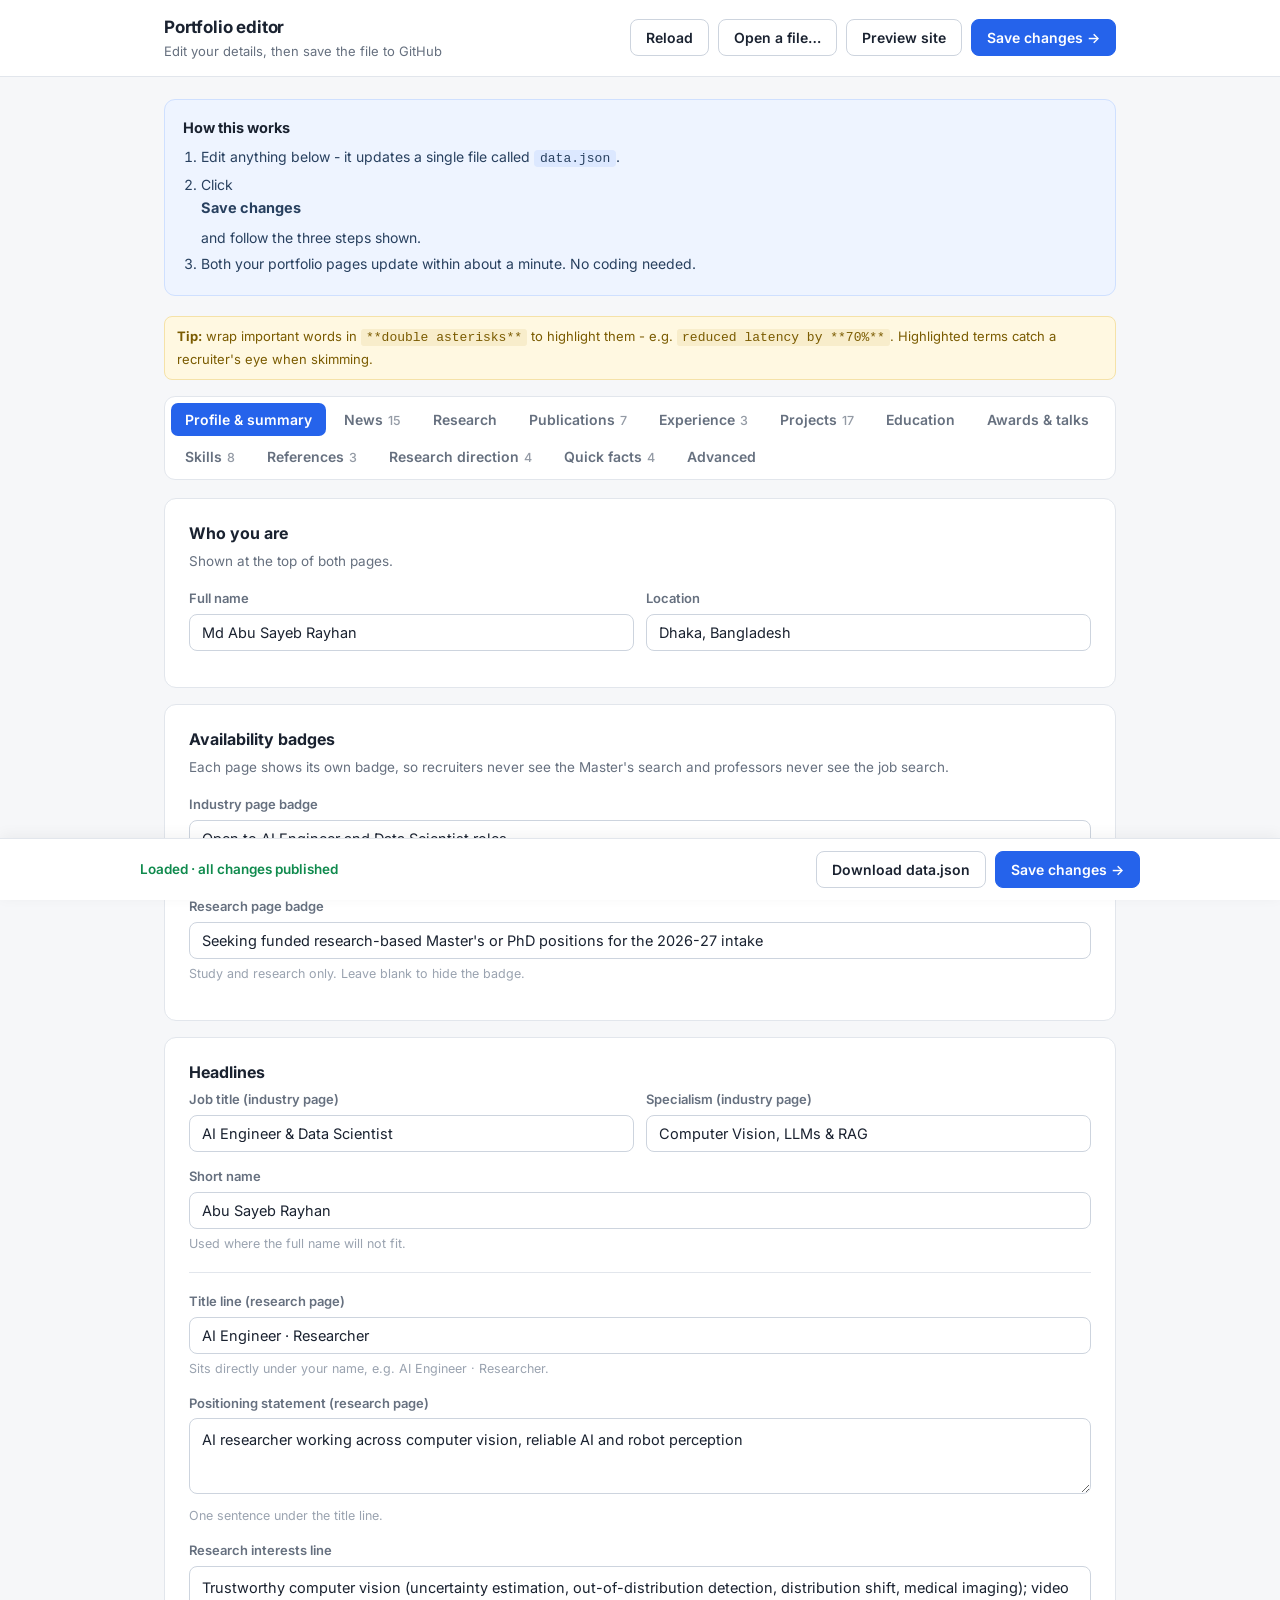
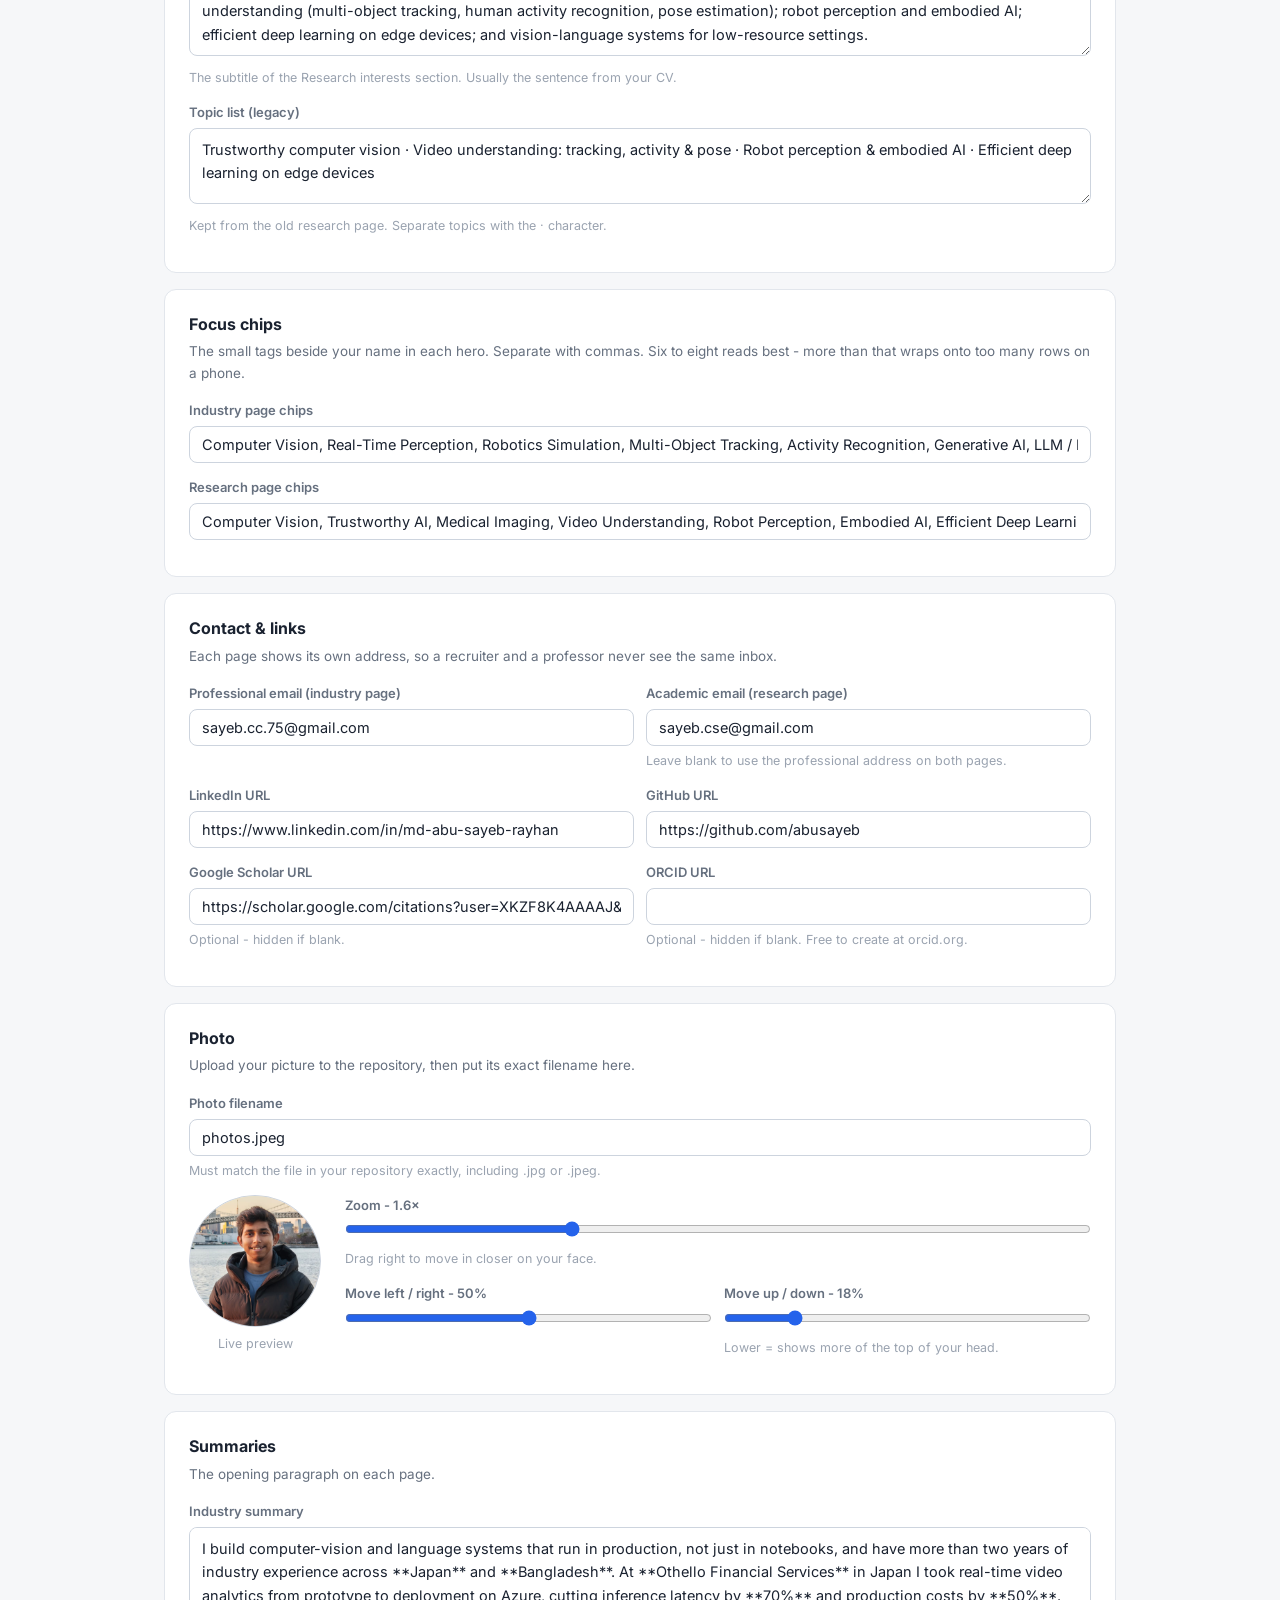
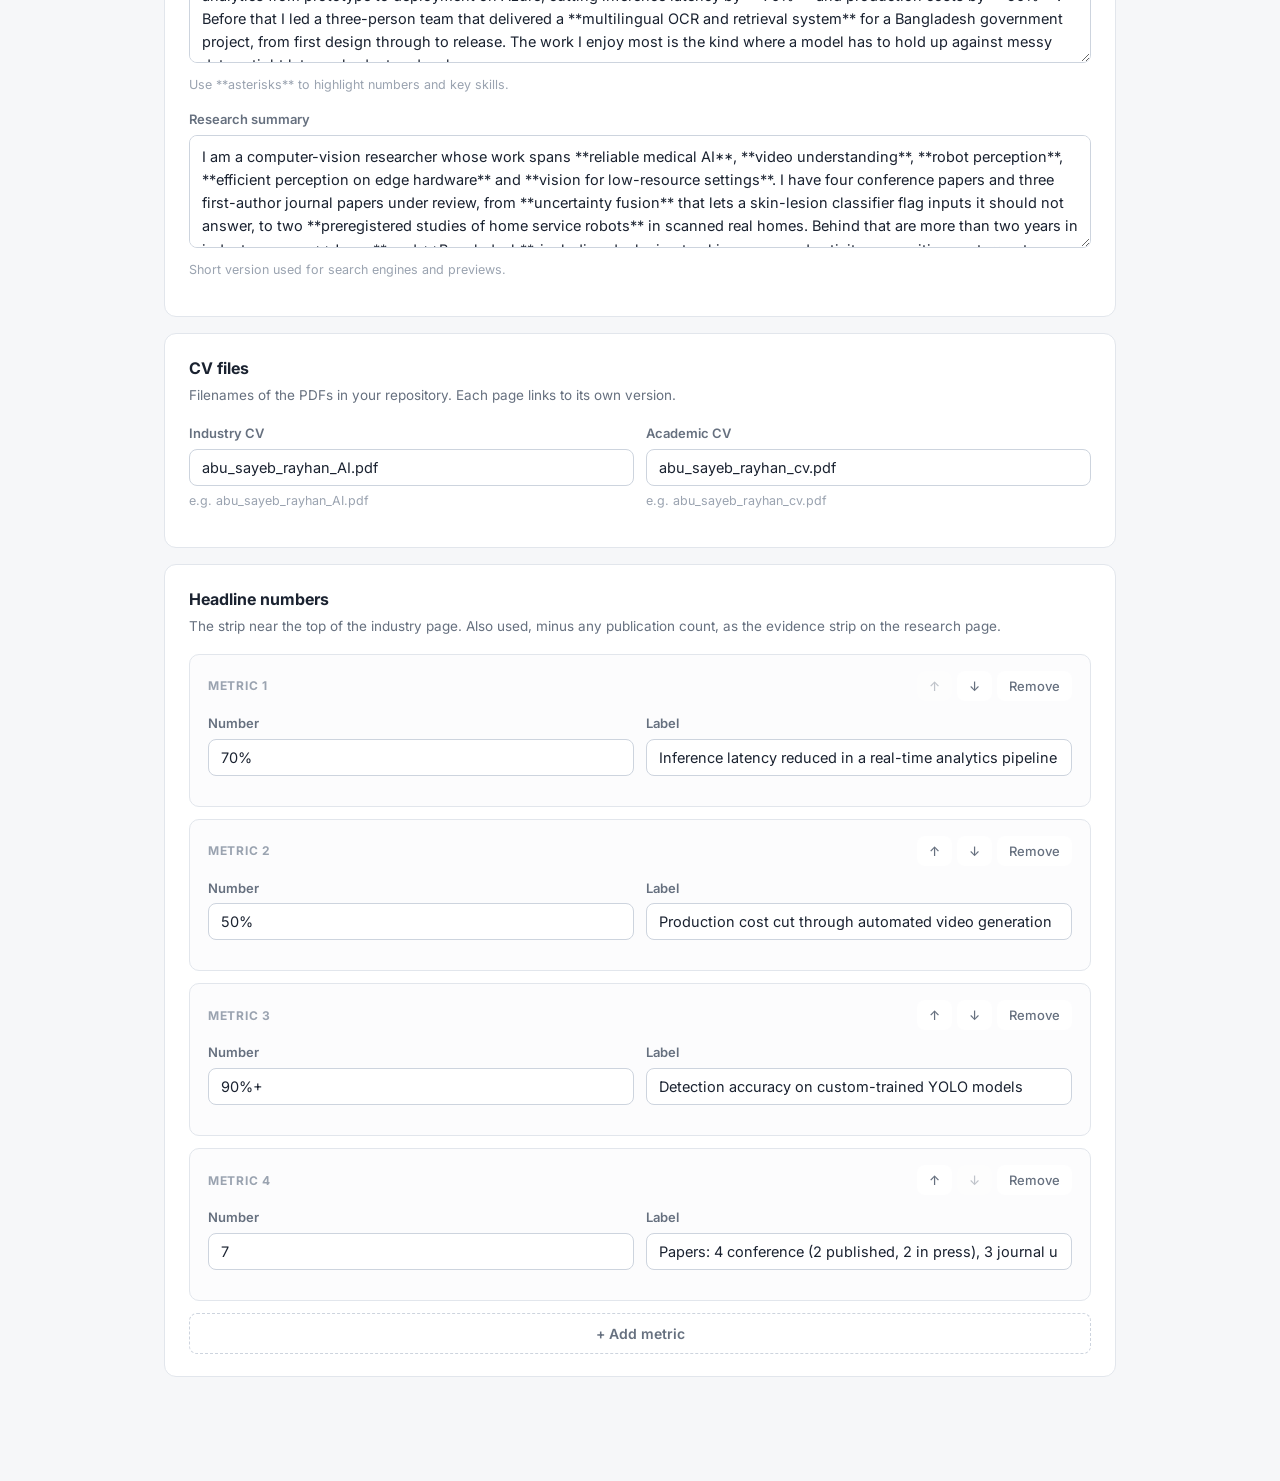
<file: edit/index.html>
<!DOCTYPE html>
<html lang="en">
<head>
<meta charset="UTF-8">
<meta name="viewport" content="width=device-width, initial-scale=1.0">
<meta name="robots" content="noindex,nofollow">
<title>Edit my portfolio</title>
<link rel="icon" href="https://github.com/abusayeb.png">
<link href="https://fonts.googleapis.com/css2?family=Inter:wght@400;500;600;700&display=swap" rel="stylesheet">
<style>
*,*::before,*::after{box-sizing:border-box;margin:0;padding:0}
:root{
  --bg:#f6f7f9;--panel:#fff;--line:#e2e6ec;--line-2:#cdd4de;
  --ink:#1a2230;--muted:#66707f;--faint:#9aa3b0;
  --accent:#2563eb;--accent-2:#1d4ed8;--ok:#0f8a4d;--warn:#b45309;--danger:#b91c1c;
}
body{background:var(--bg);color:var(--ink);font-family:'Inter',-apple-system,sans-serif;
  font-size:15px;line-height:1.6;-webkit-font-smoothing:antialiased}
a{color:var(--accent)}

/* header */
.top{background:var(--panel);border-bottom:1px solid var(--line);position:sticky;top:0;z-index:60}
.top-in{max-width:1000px;margin:0 auto;padding:14px 24px;display:flex;
  justify-content:space-between;align-items:center;gap:16px;flex-wrap:wrap}
.top h1{font-size:17px;font-weight:700;letter-spacing:-.01em}
.top .sub{font-size:13px;color:var(--muted);font-weight:400}
.actions{display:flex;gap:9px;flex-wrap:wrap}
button{font-family:inherit;font-size:14px;cursor:pointer;border-radius:8px;
  border:1px solid var(--line-2);background:var(--panel);color:var(--ink);
  padding:9px 15px;font-weight:600;transition:all .16s}
button:hover:not(:disabled){border-color:var(--accent);color:var(--accent)}
button:disabled{opacity:.4;cursor:not-allowed}
button.primary{background:var(--accent);border-color:var(--accent);color:#fff}
button.primary:hover:not(:disabled){background:var(--accent-2);border-color:var(--accent-2);color:#fff}
button.ghost{border-color:transparent;color:var(--muted);padding:6px 10px;font-weight:500}
button.ghost:hover:not(:disabled){color:var(--danger);border-color:var(--line-2)}
button.ghost.move:hover:not(:disabled){color:var(--accent)}
button.sm{padding:6px 11px;font-size:13px}

.wrap{max-width:1000px;margin:0 auto;padding:22px 24px 90px}

/* how-to */
.howto{background:#eef4ff;border:1px solid #cfe0ff;border-radius:11px;padding:16px 18px;margin-bottom:20px}
.howto b{display:block;margin-bottom:7px;font-size:14.5px}
.howto ol{margin:0 0 0 18px;font-size:14px;color:#28405f}
.howto li{margin-bottom:4px}
.howto code{background:#dce8ff;padding:1px 6px;border-radius:4px;font-size:13px}

/* tabs */
.tabs{display:flex;gap:4px;flex-wrap:wrap;margin-bottom:18px;
  background:var(--panel);padding:6px;border:1px solid var(--line);border-radius:11px;
  position:sticky;top:69px;z-index:55}
.tabs[hidden]{display:none}
.tab{padding:8px 14px;border-radius:7px;font-size:14px;font-weight:600;color:var(--muted);
  cursor:pointer;border:none;background:none}
.tab:hover:not(:disabled){color:var(--ink);background:var(--bg)}
.tab.on{background:var(--accent);color:#fff}
.tab.on:hover:not(:disabled){background:var(--accent-2);color:#fff}
.tab .count{font-weight:500;opacity:.7;margin-left:5px;font-size:12.5px}

.panel{background:var(--panel);border:1px solid var(--line);border-radius:12px;
  padding:22px 24px;margin-bottom:16px}
.panel h2{font-size:16px;font-weight:700;margin-bottom:4px}
.panel .hint{font-size:13.5px;color:var(--muted);margin-bottom:16px}

.field{margin-bottom:14px}
.field label{display:block}
.field .lab{display:block;font-size:13px;font-weight:600;color:var(--muted);margin-bottom:5px}
input[type=text],textarea,select{width:100%;font-family:inherit;font-size:14.5px;color:var(--ink);
  font-weight:400;background:var(--panel);border:1px solid var(--line-2);border-radius:8px;
  padding:9px 12px;transition:border-color .16s}
input[type=range]{width:100%;accent-color:var(--accent)}
input:focus,textarea:focus,select:focus{outline:none;border-color:var(--accent);
  box-shadow:0 0 0 3px rgba(37,99,235,.1)}
textarea{resize:vertical;min-height:76px;line-height:1.6}
.row{display:grid;grid-template-columns:1fr 1fr;gap:12px}
.row-3{display:grid;grid-template-columns:1fr 1fr 1fr;gap:12px}

/* repeatable item cards */
.item{border:1px solid var(--line);border-radius:10px;padding:16px 18px;margin-bottom:12px;background:#fcfcfd}
.item-head{display:flex;justify-content:space-between;align-items:center;gap:12px;margin-bottom:12px}
.item-n{font-size:12px;font-weight:700;color:var(--faint);letter-spacing:.06em;text-transform:uppercase}
.item-tools{display:flex;gap:5px}
.add-btn{width:100%;padding:11px;border-style:dashed;color:var(--muted);font-weight:600}
.add-btn:hover:not(:disabled){border-color:var(--accent);color:var(--accent);border-style:solid}
.empty{font-size:13.5px;color:var(--faint);padding:14px 0 16px}

.tip{font-size:12.5px;color:var(--faint);margin-top:5px}
.tip.bad{color:var(--danger)}
.tip.good{color:var(--ok)}
.kwtip{background:#fff8e1;border:1px solid #f5e2a8;color:#7a5b00;padding:9px 12px;
  border-radius:8px;font-size:13px;margin-bottom:16px}
.kwtip code{background:#f8edcb;padding:1px 5px;border-radius:3px}

/* save bar */
.savebar{position:fixed;bottom:0;left:0;right:0;background:var(--panel);
  border-top:1px solid var(--line);padding:12px 24px;z-index:70;
  box-shadow:0 -3px 14px rgba(0,0,0,.05)}
.savebar-in{max-width:1000px;margin:0 auto;display:flex;justify-content:space-between;
  align-items:center;gap:14px;flex-wrap:wrap}
.status{font-size:13.5px;color:var(--muted)}
.status.dirty{color:var(--warn);font-weight:600}
.status.saved{color:var(--ok);font-weight:600}
.status.bad{color:var(--danger);font-weight:600}

/* modal */
.modal{display:none;position:fixed;inset:0;background:rgba(15,20,30,.55);z-index:100;
  align-items:center;justify-content:center;padding:24px}
.modal.open{display:flex}
.modal-in{background:var(--panel);border-radius:14px;max-width:660px;width:100%;
  max-height:86vh;overflow:auto;padding:26px 28px}
.modal-in h2{font-size:19px;margin-bottom:6px}
.modal-in p{font-size:14.5px;color:var(--muted);margin-bottom:16px}
.modal-in ol{margin:0 0 18px 20px;font-size:14.5px}
.modal-in li{margin-bottom:9px}
pre{background:#f4f6f9;border:1px solid var(--line);border-radius:9px;padding:14px;
  font-size:12.3px;line-height:1.5;overflow:auto;max-height:260px;
  font-family:ui-monospace,SFMono-Regular,Menlo,monospace;white-space:pre-wrap;word-break:break-word}

/* validation summary */
.checks{background:#fff6f5;border:1px solid #f3d3cf;color:#7d2a20;border-radius:9px;
  padding:12px 15px;margin-bottom:16px;font-size:13.8px}
.checks.ok{background:#f0faf3;border-color:#c8e9d3;color:#14683c}
.checks ul{margin:7px 0 0 18px}
.checks li{margin-bottom:3px}

/* transient message */
#toast{position:fixed;left:50%;bottom:74px;transform:translateX(-50%) translateY(14px);
  background:#1a2230;color:#fff;padding:11px 16px;border-radius:9px;font-size:14px;
  display:flex;align-items:center;gap:14px;box-shadow:0 6px 22px rgba(0,0,0,.22);
  opacity:0;pointer-events:none;transition:opacity .2s,transform .2s;z-index:90;max-width:92vw}
#toast.show{opacity:1;transform:translateX(-50%) translateY(0);pointer-events:auto}
.toast-action{background:none;border:none;color:#7cc4ff;font-weight:700;padding:0;
  font-size:14px;cursor:pointer}
.toast-action:hover{color:#a8d8ff;border:none;background:none}

/* photo */
.photo-frame{width:132px;height:132px;border-radius:50%;overflow:hidden;
  border:1px solid var(--line-2);background:#eef1f5}
.photo-frame img{width:100%;height:100%;object-fit:cover;display:block}

input:focus-visible,textarea:focus-visible,button:focus-visible,select:focus-visible{
  outline:2px solid var(--accent);outline-offset:2px}

@media(prefers-reduced-motion:reduce){*{transition:none!important}}

@media(max-width:760px){
  .row,.row-3{grid-template-columns:1fr}
  .wrap,.top-in{padding-left:16px;padding-right:16px}
  .tabs{position:static}
  .top-in{gap:10px}
  .top .actions{width:100%}
  .top .actions button{flex:1}
  .savebar-in{flex-direction:column;align-items:stretch;gap:9px}
  .savebar .actions{width:100%}
  .savebar .actions button{flex:1}
  .status{text-align:center}
  #toast{bottom:110px}
}
</style>
</head>
<body>

<div class="top">
  <div class="top-in">
    <div>
      <h1>Portfolio editor</h1>
      <div class="sub">Edit your details, then save the file to GitHub</div>
    </div>
    <div class="actions">
      <button id="btnReload">Reload</button>
      <button id="btnOpen">Open a file…</button>
      <button id="btnPreview">Preview site</button>
      <button class="primary" id="btnSaveTop">Save changes →</button>
    </div>
  </div>
</div>

<div class="wrap">

  <div class="howto">
    <b>How this works</b>
    <ol>
      <li>Edit anything below - it updates a single file called <code>data.json</code>.</li>
      <li>Click <b>Save changes</b> and follow the three steps shown.</li>
      <li>Both your portfolio pages update within about a minute. No coding needed.</li>
    </ol>
  </div>

  <div class="kwtip">
    <b>Tip:</b> wrap important words in <code>**double asterisks**</code> to highlight them -
    e.g. <code>reduced latency by **70%**</code>. Highlighted terms catch a recruiter's eye when skimming.
  </div>

  <div class="tabs" id="tabs" hidden></div>
  <div id="panels"></div>
</div>

<div class="savebar">
  <div class="savebar-in">
    <span class="status" id="status">Loading…</span>
    <div class="actions">
      <button id="btnDownload">Download data.json</button>
      <button class="primary" id="btnSaveBottom">Save changes →</button>
    </div>
  </div>
</div>

<div class="modal" id="saveModal">
  <div class="modal-in">
    <h2>Save your changes</h2>
    <p>Three quick steps. Takes about thirty seconds.</p>
    <div class="checks" id="checks" style="display:none"></div>
    <ol>
      <li><b>Copy the file contents</b><br>
        <button class="primary sm" id="copyBtn" style="margin-top:7px">Copy to clipboard</button></li>
      <li><b>Paste it into GitHub</b><br>
        <a href="https://github.com/abusayeb/abusayeb.github.io/edit/main/data.json" target="_blank" rel="noopener">
          Open data.json on GitHub →</a><br>
        <span style="font-size:13.5px;color:var(--muted)">
          Select everything in the box (Ctrl/Cmd + A), paste, then click the green
          <b>Commit changes</b> button.</span></li>
      <li><b>Done?</b><br>
        <button class="sm" id="btnPublished" style="margin-top:7px">I've committed it</button>
        <span class="tip" style="display:inline;margin-left:8px">Clears the local draft.</span></li>
    </ol>
    <p style="font-size:13.5px">Prefer files? <a href="#" id="lnkDownload">Download data.json</a>
       and upload it to the repository instead.</p>
    <pre id="jsonOut"></pre>
    <div style="display:flex;gap:9px;justify-content:flex-end;margin-top:16px">
      <button id="btnCloseSave">Close</button>
    </div>
  </div>
</div>

<input type="file" id="filePick" accept=".json,application/json" style="display:none">

<script>
'use strict';

/* ----------------------------------------------------------------
   State. DATA is the whole data.json; PUBLISHED is a snapshot of
   what is live, so "unsaved" is measured by comparison, not by a
   flag that can drift out of step with reality.
------------------------------------------------------------------ */
var DRAFT_KEY = 'portfolio-draft-v1';
var DATA = null;          // working copy
var PUBLISHED = null;     // JSON string of the last known published state
var TAB = 'profile';
var LAST_REMOVED = null;  // supports undo after a delete
var FOCUS_NEW = null;     // path prefix of a freshly added entry

var TABS = [
  ['profile','Profile & summary'],
  ['news','News','news'],
  ['research','Research'],
  ['publications','Publications','publications'],
  ['experience','Experience','experience'],
  ['projects','Projects','projects'],
  ['education','Education'],
  ['awards','Awards & talks'],
  ['skills','Skills','skills'],
  ['refs','References','references'],
  ['direction','Research direction','futureDirections'],
  ['facts','Quick facts','quickFacts'],
  ['advanced','Advanced']
];

/* Every field the editor touches, with a safe default. Anything else
   in data.json is left untouched and written back out unchanged. */
var DEFAULTS = {
  profile: {
    name:'', shortName:'', location:'', availabilityIndustry:'', availabilityResearch:'',
    roleIndustry:'', specialismIndustry:'', roleResearch:'', titleResearch:'',
    roleResearchSub:'', researchInterestsLine:'',
    focusAreas:[], researchFocusAreas:[],
    email:'', emailAcademic:'', linkedin:'', github:'', scholar:'', orcid:'',
    photo:'photo.jpg', photoZoom:1, photoFocus:'50% 50%',
    summaryIndustry:'', summaryResearch:''
  },
  education: {
    degree:'', school:'', start:'', end:'', grade:'', coursework:'',
    thesisLabel:'', thesisTitle:'', thesisDesc:''
  },
  cv: { academic:'', industry:'' },
  metrics:[], news:[], researchStatement:[], researchAreas:[], researchProfile:[], publications:[],
  experience:[], projects:[], awards:[], talks:[], skills:[], references:[],
  futureDirections:[], quickFacts:[]
};

var TPL = {
  metrics:{value:'',label:''},
  news:{date:'',text:''},
  researchStatement:'',
  researchAreas:{title:'',desc:'',next:false},
  researchProfile:{stage:'',title:'',body:''},
  publications:{title:'',authors:'M. A. S. Rayhan et al.',venue:'',year:'',tags:[],status:'Under review',link:'',code:'',note:'',contribution:'',bibkey:''},
  experience:{role:'',org:'',team:'',location:'',start:'',end:'',kind:'industry',note:'',bullets:[]},
  projects:{title:'',date:'',desc:'',impact:'',tags:[],role:'',link:'',demo:'',
            pages:'industry',categories:[],featured:false,problem:'',details:[],
            experiment:'',researchNote:''},
  awards:{year:'',title:'',detail:''},
  talks:{title:'',venue:'',year:'',type:'Conference presentation'},
  skills:{label:'',items:''},
  references:{name:'',role:'',org:''},
  futureDirections:{area:'',q:'',a:''},
  quickFacts:{k:'',v:''}
};

var $ = function(id){ return document.getElementById(id); };
var panelsEl = $('panels'), tabsEl = $('tabs'), modalEl = $('saveModal');

function esc(s){
  return String(s == null ? '' : s)
    .replace(/&/g,'&amp;').replace(/</g,'&lt;').replace(/>/g,'&gt;')
    .replace(/"/g,'&quot;').replace(/'/g,'&#39;');
}
function isObj(v){ return v && typeof v === 'object' && !Array.isArray(v); }
function clone(v){ return JSON.parse(JSON.stringify(v)); }
function splitLines(v){ return String(v).split('\n').map(function(s){return s.trim();}).filter(Boolean); }
function splitTags(v){ return String(v).split(',').map(function(s){return s.trim();}).filter(Boolean); }
function asList(v){ return Array.isArray(v) ? v.filter(function(x){return typeof x === 'string';}) : (typeof v === 'string' && v.trim() ? splitLines(v) : []); }

/* ---------- normalise, so one missing key can't blank the page ---------- */
function normalize(raw){
  var d = isObj(raw) ? clone(raw) : {};

  Object.keys(DEFAULTS).forEach(function(k){
    var def = DEFAULTS[k];
    if(Array.isArray(def)){
      if(!Array.isArray(d[k])) d[k] = [];
    } else {
      if(!isObj(d[k])) d[k] = {};
      Object.keys(def).forEach(function(f){
        if(d[k][f] === undefined || d[k][f] === null) d[k][f] = def[f];
      });
    }
  });

  d.profile.photoZoom = parseFloat(d.profile.photoZoom) || 1;
  if(typeof d.profile.photoFocus !== 'string') d.profile.photoFocus = '50% 50%';
  ['focusAreas','researchFocusAreas'].forEach(function(k){
    d.profile[k] = Array.isArray(d.profile[k]) ? d.profile[k]
      : splitTags(d.profile[k] || '');
  });

  d.researchStatement = d.researchStatement.map(function(p){ return typeof p === 'string' ? p : ''; });

  ['metrics','news','researchAreas','researchProfile','publications','experience','projects',
   'awards','talks','skills','references','futureDirections','quickFacts']
    .forEach(function(k){
      d[k] = d[k].map(function(it){
        var base = clone(TPL[k]);
        if(!isObj(it)) return base;
        Object.keys(it).forEach(function(f){ base[f] = it[f]; });
        return base;
      });
    });

  d.publications.forEach(function(p){ p.tags = Array.isArray(p.tags) ? p.tags : splitTags(p.tags || ''); });
  d.projects.forEach(function(p){
    p.tags = Array.isArray(p.tags) ? p.tags : splitTags(p.tags || '');
    p.categories = Array.isArray(p.categories) ? p.categories : splitTags(p.categories || '');
    p.details = asList(p.details);
  });
  d.experience.forEach(function(e){
    e.bullets = asList(e.bullets);
    if(e.kind !== 'research') e.kind = 'industry';
  });
  d.skills.forEach(function(s){ if(Array.isArray(s.items)) s.items = s.items.join(' · '); });

  return d;
}

/* ---------- draft safety net ---------- */
var DRAFT_T = null;
function saveDraftSoon(){
  clearTimeout(DRAFT_T);
  DRAFT_T = setTimeout(function(){
    try { localStorage.setItem(DRAFT_KEY, JSON.stringify({at:Date.now(), data:DATA})); }
    catch(e){ /* private mode: the editor still works, just without recovery */ }
  }, 400);
}
function readDraft(){
  try {
    var raw = localStorage.getItem(DRAFT_KEY);
    return raw ? JSON.parse(raw) : null;
  } catch(e){ return null; }
}
function clearDraft(){
  clearTimeout(DRAFT_T);
  try { localStorage.removeItem(DRAFT_KEY); } catch(e){}
}
function ago(ms){
  var m = Math.round((Date.now() - ms) / 60000);
  if(m < 1) return 'moments ago';
  if(m < 60) return m + (m === 1 ? ' minute ago' : ' minutes ago');
  var h = Math.round(m / 60);
  if(h < 24) return h + (h === 1 ? ' hour ago' : ' hours ago');
  var day = Math.round(h / 24);
  return day + (day === 1 ? ' day ago' : ' days ago');
}

/* ---------- status ---------- */
function json(){ return JSON.stringify(DATA, null, 2); }
function isDirty(){ return DATA !== null && PUBLISHED !== null && json() !== PUBLISHED; }
function setStatus(t, c){ var s = $('status'); s.textContent = t; s.className = 'status ' + (c || ''); }
function mark(){
  saveDraftSoon();
  if(isDirty()) setStatus('Unsaved changes · kept safe in this browser', 'dirty');
  else setStatus('No changes since your last publish', 'saved');
}

/* ---------- field builders ---------- */
function textField(label, value, path, hint, kind){
  return '<div class="field"><label><span class="lab">' + esc(label) + '</span>' +
    '<input type="text" data-path="' + esc(path) + '" data-kind="' + (kind || 'text') + '" ' +
    'value="' + esc(value) + '"></label>' +
    (hint ? '<div class="tip">' + esc(hint) + '</div>' : '') + '</div>';
}
function areaField(label, value, path, hint, rows, kind){
  return '<div class="field"><label><span class="lab">' + esc(label) + '</span>' +
    '<textarea rows="' + (rows || 3) + '" data-path="' + esc(path) + '" ' +
    'data-kind="' + (kind || 'text') + '">' + esc(value) + '</textarea></label>' +
    (hint ? '<div class="tip">' + esc(hint) + '</div>' : '') + '</div>';
}
function opt(value, label, current){
  return '<option value="' + esc(value) + '"' +
    (String(current) === value ? ' selected' : '') + '>' + esc(label) + '</option>';
}
function itemHead(label, i, arrName, len){
  return '<div class="item-head"><span class="item-n">' + esc(label) + ' ' + (i + 1) + '</span>' +
    '<div class="item-tools">' +
      '<button class="ghost sm move" data-act="up" data-arr="' + arrName + '" data-i="' + i + '"' +
        (i === 0 ? ' disabled' : '') + ' title="Move up" aria-label="Move up">↑</button>' +
      '<button class="ghost sm move" data-act="down" data-arr="' + arrName + '" data-i="' + i + '"' +
        (i === len - 1 ? ' disabled' : '') + ' title="Move down" aria-label="Move down">↓</button>' +
      '<button class="ghost sm" data-act="remove" data-arr="' + arrName + '" data-i="' + i + '">Remove</button>' +
    '</div></div>';
}
function addBtn(arrName, label){
  return '<button class="add-btn" data-act="add" data-arr="' + arrName + '">+ ' + esc(label) + '</button>';
}
function emptyNote(text){ return '<div class="empty">' + esc(text) + '</div>'; }
function list(arrName, render, emptyText){
  var a = DATA[arrName] || [];
  if(!a.length) return emptyNote(emptyText);
  return a.map(function(it, i){ return render(it, i, a.length); }).join('');
}

/* ---------- data mutation ---------- */
function setPath(path, value){
  var parts = String(path).split('.'), o = DATA;
  for(var i = 0; i < parts.length - 1; i++){
    var k = /^\d+$/.test(parts[i]) ? parseInt(parts[i], 10) : parts[i];
    if(o[k] === undefined || o[k] === null) return;
    o = o[k];
  }
  var last = parts[parts.length - 1];
  if(/^\d+$/.test(last)) last = parseInt(last, 10);
  o[last] = value;
}
function moveItem(arrName, i, dir){
  var a = DATA[arrName], j = i + dir;
  if(!a || j < 0 || j >= a.length) return;
  var t = a[i]; a[i] = a[j]; a[j] = t;
  mark(); draw();
}
function removeItem(arrName, i){
  var a = DATA[arrName];
  if(!a || !a.length) return;
  LAST_REMOVED = { arr:arrName, index:i, item:a[i] };
  a.splice(i, 1);
  mark(); draw();
  toast('Entry removed', 'Undo', function(){
    if(!LAST_REMOVED) return;
    var target = DATA[LAST_REMOVED.arr];
    if(!Array.isArray(target)) return;
    var at = Math.min(LAST_REMOVED.index, target.length);
    target.splice(at, 0, LAST_REMOVED.item);
    LAST_REMOVED = null;
    mark(); draw();
  });
}
/* Lists the pages render newest-first, so a new entry belongs at the top
   rather than at the bottom where it would have to be dragged up. */
var PREPEND = { news:true };

function addItem(arrName){
  if(!Array.isArray(DATA[arrName])) DATA[arrName] = [];
  var item = clone(TPL[arrName]), at;
  if(PREPEND[arrName]){ DATA[arrName].unshift(item); at = 0; }
  else { DATA[arrName].push(item); at = DATA[arrName].length - 1; }
  FOCUS_NEW = arrName + '.' + at;
  mark(); draw();
}

/* ---------- toast ---------- */
var TOAST_T = null;
function toast(msg, actionLabel, action){
  var t = $('toast');
  if(!t){ t = document.createElement('div'); t.id = 'toast'; document.body.appendChild(t); }
  t.innerHTML = '<span>' + esc(msg) + '</span>';
  if(actionLabel){
    var b = document.createElement('button');
    b.className = 'toast-action';
    b.textContent = actionLabel;
    b.onclick = function(){ action(); hideToast(); };
    t.appendChild(b);
  }
  void t.offsetWidth;              // force a reflow so the first toast animates
  t.classList.add('show');
  clearTimeout(TOAST_T);
  TOAST_T = setTimeout(hideToast, 7000);
}
function hideToast(){ var t = $('toast'); if(t) t.classList.remove('show'); }

/* ---------- panels ---------- */
function panelProfile(){
  var P = DATA.profile;
  return '<div class="panel"><h2>Who you are</h2>' +
    '<div class="hint">Shown at the top of both pages.</div>' +
    '<div class="row">' +
      textField('Full name', P.name, 'profile.name') +
      textField('Location', P.location, 'profile.location') +
    '</div></div>' +

    '<div class="panel"><h2>Availability badges</h2>' +
    '<div class="hint">Each page shows its own badge, so recruiters never see the Master&#39;s search ' +
      'and professors never see the job search.</div>' +
    textField('Industry page badge', P.availabilityIndustry, 'profile.availabilityIndustry',
      'Jobs only. Leave blank to hide the badge.') +
    textField('Research page badge', P.availabilityResearch, 'profile.availabilityResearch',
      'Study and research only. Leave blank to hide the badge.') +
    '</div>' +

    '<div class="panel"><h2>Headlines</h2>' +
    '<div class="row">' +
      textField('Job title (industry page)', P.roleIndustry, 'profile.roleIndustry') +
      textField('Specialism (industry page)', P.specialismIndustry, 'profile.specialismIndustry') +
    '</div>' +
    textField('Short name', P.shortName, 'profile.shortName',
      'Used where the full name will not fit.') +
    '<hr style="border:0;border-top:1px solid var(--line);margin:18px 0">' +
    textField('Title line (research page)', P.titleResearch, 'profile.titleResearch',
      'Sits directly under your name, e.g. AI Engineer · Researcher.') +
    areaField('Positioning statement (research page)', P.roleResearch, 'profile.roleResearch',
      'One sentence under the title line.', 2) +
    areaField('Research interests line', P.researchInterestsLine, 'profile.researchInterestsLine',
      'The subtitle of the Research interests section. Usually the sentence from your CV.', 3) +
    areaField('Topic list (legacy)', P.roleResearchSub, 'profile.roleResearchSub',
      'Kept from the old research page. Separate topics with the · character.', 2) +
    '</div>' +

    '<div class="panel"><h2>Focus chips</h2>' +
    '<div class="hint">The small tags beside your name in each hero. Separate with commas. ' +
      'Six to eight reads best - more than that wraps onto too many rows on a phone.</div>' +
    textField('Industry page chips', (P.focusAreas || []).join(', '), 'profile.focusAreas', '', 'tags') +
    textField('Research page chips', (P.researchFocusAreas || []).join(', '),
      'profile.researchFocusAreas', '', 'tags') +
    '</div>' +

    '<div class="panel"><h2>Contact &amp; links</h2>' +
    '<div class="hint">Each page shows its own address, so a recruiter and a professor ' +
      'never see the same inbox.</div>' +
    '<div class="row">' +
      textField('Professional email (industry page)', P.email, 'profile.email') +
      textField('Academic email (research page)', P.emailAcademic, 'profile.emailAcademic',
        'Leave blank to use the professional address on both pages.') +
    '</div>' +
    '<div class="row">' +
      textField('LinkedIn URL', P.linkedin, 'profile.linkedin') +
      textField('GitHub URL', P.github, 'profile.github') +
    '</div><div class="row">' +
      textField('Google Scholar URL', P.scholar, 'profile.scholar', 'Optional - hidden if blank.') +
      textField('ORCID URL', P.orcid, 'profile.orcid', 'Optional - hidden if blank. Free to create at orcid.org.') +
    '</div></div>' +

    '<div class="panel"><h2>Photo</h2>' +
    '<div class="hint">Upload your picture to the repository, then put its exact filename here.</div>' +
    textField('Photo filename', P.photo, 'profile.photo',
      'Must match the file in your repository exactly, including .jpg or .jpeg.') +
    '<div style="display:flex;gap:24px;align-items:flex-start;flex-wrap:wrap;margin-top:6px">' +
      '<div style="text-align:center">' +
        '<div class="photo-frame"><img id="photoPreview" alt=""></div>' +
        '<div class="tip" id="photoNote" style="margin-top:7px">Live preview</div>' +
      '</div>' +
      '<div style="flex:1;min-width:250px">' +
        '<div class="field"><label><span class="lab">Zoom - <span id="zoomVal">' +
          esc(P.photoZoom) + '</span>×</span>' +
          '<input type="range" data-role="zoom" min="1" max="3" step="0.05" value="' +
          esc(P.photoZoom) + '"></label>' +
          '<div class="tip">Drag right to move in closer on your face.</div></div>' +
        '<div class="row">' +
          '<div class="field"><label><span class="lab">Move left / right - <span id="fxVal">' +
            focusPart(P.photoFocus, 0) + '</span>%</span>' +
            '<input type="range" data-role="fx" min="0" max="100" step="1" value="' +
            focusPart(P.photoFocus, 0) + '"></label></div>' +
          '<div class="field"><label><span class="lab">Move up / down - <span id="fyVal">' +
            focusPart(P.photoFocus, 1) + '</span>%</span>' +
            '<input type="range" data-role="fy" min="0" max="100" step="1" value="' +
            focusPart(P.photoFocus, 1) + '"></label>' +
            '<div class="tip">Lower = shows more of the top of your head.</div></div>' +
        '</div>' +
      '</div>' +
    '</div></div>' +

    '<div class="panel"><h2>Summaries</h2>' +
    '<div class="hint">The opening paragraph on each page.</div>' +
    areaField('Industry summary', P.summaryIndustry, 'profile.summaryIndustry',
      'Use **asterisks** to highlight numbers and key skills.', 5) +
    areaField('Research summary', P.summaryResearch, 'profile.summaryResearch',
      'Short version used for search engines and previews.', 4) +
    '</div>' +

    '<div class="panel"><h2>CV files</h2>' +
    '<div class="hint">Filenames of the PDFs in your repository. Each page links to its own version.</div>' +
    '<div class="row">' +
      textField('Industry CV', (DATA.cv || {}).industry, 'cv.industry',
        'e.g. abu_sayeb_rayhan_AI.pdf') +
      textField('Academic CV', (DATA.cv || {}).academic, 'cv.academic',
        'e.g. abu_sayeb_rayhan_cv.pdf') +
    '</div></div>' +

    '<div class="panel"><h2>Headline numbers</h2>' +
    '<div class="hint">The strip near the top of the industry page. Also used, minus any ' +
      'publication count, as the evidence strip on the research page.</div>' +
    list('metrics', function(m, i, n){
      return '<div class="item">' + itemHead('Metric', i, 'metrics', n) + '<div class="row">' +
        textField('Number', m.value, 'metrics.' + i + '.value') +
        textField('Label', m.label, 'metrics.' + i + '.label') +
      '</div></div>';
    }, 'No metrics yet. Four short numbers work best.') +
    addBtn('metrics', 'Add metric') + '</div>';
}

function panelNews(){
  return '<div class="panel"><h2>News</h2>' +
    '<div class="hint">Dated updates, newest first. Keeping this current is the single easiest ' +
      'way to look active to a professor. New entries are added at the top.</div>' +
    addBtn('news', 'Add update') +
    list('news', function(nw, i, n){
      return '<div class="item">' + itemHead('Update', i, 'news', n) +
        textField('Date', nw.date, 'news.' + i + '.date', 'e.g. Jul 2026') +
        areaField('Text', nw.text, 'news.' + i + '.text', '', 2) +
      '</div>';
    }, 'No updates yet. Newest first reads best.') + '</div>';
}

function panelResearch(){
  return '<div class="panel"><h2>Research statement</h2>' +
    '<div class="hint">One paragraph per box. This is what a professor reads first.</div>' +
    list('researchStatement', function(p, i, n){
      return '<div class="item">' + itemHead('Paragraph', i, 'researchStatement', n) +
        areaField('Text', p, 'researchStatement.' + i, '', 5) +
      '</div>';
    }, 'No statement yet. Two or three paragraphs is plenty.') +
    addBtn('researchStatement', 'Add paragraph') + '</div>' +

    '<div class="panel"><h2>Research profile</h2>' +
    '<div class="hint">The three cards at the top of the research page: what you built, ' +
      'what you researched, and what you want to research next. Keep it to three.</div>' +
    list('researchProfile', function(r, i, n){
      return '<div class="item">' + itemHead('Stage', i, 'researchProfile', n) +
        '<div class="row">' +
          textField('Stage label', r.stage, 'researchProfile.' + i + '.stage',
            'e.g. Engineering experience') +
          textField('Heading', r.title, 'researchProfile.' + i + '.title') +
        '</div>' +
        areaField('Text', r.body, 'researchProfile.' + i + '.body', '', 4) +
      '</div>';
    }, 'No stages yet.') +
    addBtn('researchProfile', 'Add stage') + '</div>' +

    '<div class="panel"><h2>Research areas</h2>' +
    '<div class="hint">The grid of topic cards.</div>' +
    list('researchAreas', function(a, i, n){
      return '<div class="item">' + itemHead('Area', i, 'researchAreas', n) +
        textField('Title', a.title, 'researchAreas.' + i + '.title') +
        areaField('Description', a.desc, 'researchAreas.' + i + '.desc', '', 3) +
        '<div class="field"><label><span class="lab">Emphasis</span>' +
          '<select data-path="researchAreas.' + i + '.next" data-kind="bool">' +
            opt('false', 'Normal card', String(!!a.next)) +
            opt('true', 'Mark as \u201Cwhere I want to go next\u201D', String(!!a.next)) +
          '</select></label></div>' +
      '</div>';
    }, 'No areas yet.') +
    addBtn('researchAreas', 'Add area') + '</div>';
}

function panelPubs(){
  return '<div class="panel"><h2>Publications</h2>' +
    '<div class="hint">Add the DOI or IEEE Xplore link once each paper goes live - the title becomes clickable automatically.</div>' +
    list('publications', function(p, i, n){
      return '<div class="item">' + itemHead('Paper', i, 'publications', n) +
        areaField('Title', p.title, 'publications.' + i + '.title', '', 2) +
        '<div class="row">' +
          textField('Authors', p.authors, 'publications.' + i + '.authors') +
          textField('Year', p.year, 'publications.' + i + '.year') +
        '</div>' +
        textField('Your author position', p.authorRole, 'publications.' + i + '.authorRole',
          'e.g. First author. Shown beside the author list - leave blank to hide.') +
        areaField('Venue', p.venue, 'publications.' + i + '.venue', '', 2) +
        '<div class="row">' +
          textField('Link (DOI or Xplore URL)', p.link, 'publications.' + i + '.link', 'Leave blank until published.') +
        '</div>' +
        '<div class="field"><label><span class="lab">Status</span>' +
          '<select data-path="publications.' + i + '.status" data-kind="text">' +
            opt('', 'Published (blank - it is public, link it above)', p.status || '') +
            opt('In press', 'In press (accepted, typeset, awaiting the issue)', p.status || '') +
            opt('Accepted', 'Accepted (accepted for the venue, not yet public)', p.status || '') +
            opt('Under review', 'Under review (decision pending)', p.status || '') +
          '</select></label>' +
          '<div class="tip">Drives the coloured chip and the sort order on both pages - ' +
            'move a paper to Published once it has a DOI or Xplore link.</div></div>' +
        '<div class="row">' +
          textField('Tags (comma separated)', (p.tags || []).join(', '), 'publications.' + i + '.tags', '', 'tags') +
          textField('Code link', p.code, 'publications.' + i + '.code',
            'Optional repository for the paper.') +
        '</div>' +
        areaField('Short description', p.note, 'publications.' + i + '.note',
          'One or two sentences on what the paper does.', 3) +
        areaField('My contribution', p.contribution, 'publications.' + i + '.contribution',
          'Optional - what you personally did. Shown on the research page only.', 2) +
        textField('BibTeX key', p.bibkey, 'publications.' + i + '.bibkey', 'Used for the copy-citation button.') +
      '</div>';
    }, 'No publications yet.') +
    addBtn('publications', 'Add publication') + '</div>';
}

function panelExp(){
  return '<div class="panel"><h2>Experience</h2>' +
    '<div class="hint">One entry per role. Put each bullet on its own line.</div>' +
    list('experience', function(e, i, n){
      return '<div class="item">' + itemHead('Role', i, 'experience', n) +
        '<div class="row">' +
          textField('Job title', e.role, 'experience.' + i + '.role') +
          textField('Organisation', e.org, 'experience.' + i + '.org') +
        '</div><div class="row-3">' +
          textField('Start', e.start, 'experience.' + i + '.start') +
          textField('End', e.end, 'experience.' + i + '.end', 'or "Present"') +
          textField('Location', e.location, 'experience.' + i + '.location') +
        '</div><div class="row">' +
          textField('Team / supervisor', e.team, 'experience.' + i + '.team', 'Optional') +
          textField('Note', e.note, 'experience.' + i + '.note', 'e.g. Contractual - optional') +
        '</div>' +
        '<div class="field"><label><span class="lab">Type</span>' +
          '<select data-path="experience.' + i + '.kind" data-kind="text">' +
          '<option value="industry"' + (e.kind !== 'research' ? ' selected' : '') + '>Industry / applied</option>' +
          '<option value="research"' + (e.kind === 'research' ? ' selected' : '') + '>Research</option>' +
        '</select></label><div class="tip">Research roles appear under “Research experience” on the academic page.</div></div>' +
        areaField('Bullets (one per line)', (e.bullets || []).join('\n'), 'experience.' + i + '.bullets',
          'Use **asterisks** around key terms and numbers.', 6, 'list') +
      '</div>';
    }, 'No roles yet.') +
    addBtn('experience', 'Add role') + '</div>';
}

function panelProjects(){
  return '<div class="panel"><h2>Projects</h2>' +
    list('projects', function(p, i, n){
      return '<div class="item">' + itemHead('Project', i, 'projects', n) +
        '<div class="row">' +
          textField('Title', p.title, 'projects.' + i + '.title') +
          textField('Date', p.date, 'projects.' + i + '.date') +
        '</div>' +
        areaField('Description', p.desc, 'projects.' + i + '.desc', '', 3) +
        '<div class="row">' +
          textField('Impact badge', p.impact, 'projects.' + i + '.impact',
            'e.g. 90% accuracy · 50% cost cut. Blank hides it.') +
          textField('GitHub link', p.link, 'projects.' + i + '.link', 'Blank shows your role instead.') +
        '</div><div class="row">' +
          textField('Tags (comma separated)', (p.tags || []).join(', '), 'projects.' + i + '.tags', '', 'tags') +
          textField('Your role', p.role, 'projects.' + i + '.role', 'e.g. Team of 3') +
        '</div><div class="row">' +
          textField('Categories (comma separated)', (p.categories || []).join(', '),
            'projects.' + i + '.categories', 
            'Drives the filter buttons: Computer Vision, Generative AI, LLM / RAG, Research, Deployment, Other.',
            'tags') +
          textField('Demo link', p.demo, 'projects.' + i + '.demo', 'Optional - video or live demo.') +
        '</div>' +
        areaField('Problem', p.problem, 'projects.' + i + '.problem',
          'What question the work set out to answer. Research page only - leave empty to hide.', 2) +
        areaField('Approach - one bullet per line', (p.details || []).join('\n'),
          'projects.' + i + '.details',
          'Shown behind the "Case study" toggle on the card. Leave empty to hide the toggle.',
          3, 'list') +
        areaField('Experiment', p.experiment, 'projects.' + i + '.experiment',
          'How it was evaluated. Research page only - leave empty to hide.', 2) +
        areaField('Contribution', p.researchNote, 'projects.' + i + '.researchNote',
          'What the work contributes. Only shown on the research portfolio.', 2) +
        '<div class="row">' +
          '<div class="field"><label><span class="lab">Show on</span>' +
            '<select data-path="projects.' + i + '.pages" data-kind="text">' +
              opt('industry', 'Industry portfolio only', p.pages) +
              opt('both', 'Both portfolios', p.pages) +
              opt('research', 'Research portfolio only', p.pages) +
            '</select></label></div>' +
          '<div class="field"><label><span class="lab">Featured</span>' +
            '<select data-path="projects.' + i + '.featured" data-kind="bool">' +
              opt('false', 'Normal card', String(!!p.featured)) +
              opt('true', 'Wide card on large screens', String(!!p.featured)) +
            '</select></label></div>' +
        '</div>' +
      '</div>';
    }, 'No projects yet.') +
    addBtn('projects', 'Add project') + '</div>';
}

function panelEdu(){
  var E = DATA.education;
  return '<div class="panel"><h2>Education</h2>' +
    '<div class="row">' +
      textField('Degree', E.degree, 'education.degree') +
      textField('Institution', E.school, 'education.school') +
    '</div><div class="row-3">' +
      textField('Start', E.start, 'education.start') +
      textField('End', E.end, 'education.end') +
      textField('Grade', E.grade, 'education.grade') +
    '</div>' +
    areaField('Relevant coursework', E.coursework, 'education.coursework', '', 2) +
    '</div><div class="panel"><h2>Thesis</h2>' +
    textField('Label', E.thesisLabel, 'education.thesisLabel') +
    textField('Title', E.thesisTitle, 'education.thesisTitle') +
    areaField('Description', E.thesisDesc, 'education.thesisDesc', '', 4) +
    '</div>';
}

function panelAwards(){
  return '<div class="panel"><h2>Awards &amp; activities</h2>' +
    list('awards', function(a, i, n){
      return '<div class="item">' + itemHead('Entry', i, 'awards', n) +
        '<div class="row">' +
          textField('Year', a.year, 'awards.' + i + '.year') +
          textField('Title', a.title, 'awards.' + i + '.title') +
        '</div>' +
        textField('Detail', a.detail, 'awards.' + i + '.detail') +
        '<div class="field"><label><span class="lab">Show on</span>' +
          '<select data-path="awards.' + i + '.pages" data-kind="text">' +
            opt('both', 'Both portfolios', a.pages || 'both') +
            opt('industry', 'Industry portfolio only', a.pages || 'both') +
            opt('research', 'Research portfolio only', a.pages || 'both') +
          '</select></label></div>' +
      '</div>';
    }, 'No awards yet.') +
    addBtn('awards', 'Add award') + '</div>' +

    '<div class="panel"><h2>Conference presentations</h2>' +
    '<div class="hint">Speaking experience counts for a lot in academic applications.</div>' +
    list('talks', function(t, i, n){
      return '<div class="item">' + itemHead('Talk', i, 'talks', n) +
        areaField('Title', t.title, 'talks.' + i + '.title', '', 2) +
        '<div class="row-3">' +
          textField('Venue', t.venue, 'talks.' + i + '.venue') +
          textField('Year', t.year, 'talks.' + i + '.year') +
          textField('Type', t.type, 'talks.' + i + '.type') +
        '</div>' +
      '</div>';
    }, 'No talks yet.') +
    addBtn('talks', 'Add talk') + '</div>';
}

function panelSkills(){
  return '<div class="panel"><h2>Skills</h2>' +
    '<div class="hint">Separate individual skills with the · character (or a comma).</div>' +
    list('skills', function(s, i, n){
      return '<div class="item">' + itemHead('Group', i, 'skills', n) +
        textField('Group name', s.label, 'skills.' + i + '.label') +
        areaField('Skills', s.items, 'skills.' + i + '.items', '', 2) +
        '<div class="field"><label><span class="lab">Where it appears</span>' +
          '<select data-path="skills.' + i + '.research" data-kind="bool">' +
            opt('true', 'Both pages - counts as a research method',
              String(s.research !== false)) +
            opt('false', 'Industry page, and the research page\u2019s engineering evidence',
              String(s.research !== false)) +
          '</select></label>' +
          '<div class="tip">Deployment and storage tooling belongs in the second group.</div></div>' +
      '</div>';
    }, 'No skill groups yet.') +
    addBtn('skills', 'Add group') + '</div>';
}

function panelRefs(){
  return '<div class="panel"><h2>References</h2>' +
    '<div class="hint">Names and affiliations only - email addresses are deliberately left off the public page.</div>' +
    list('references', function(r, i, n){
      return '<div class="item">' + itemHead('Referee', i, 'references', n) +
        textField('Name', r.name, 'references.' + i + '.name') +
        textField('Role', r.role, 'references.' + i + '.role') +
        textField('Organisation', r.org, 'references.' + i + '.org') +
      '</div>';
    }, 'No referees yet.') +
    addBtn('references', 'Add referee') + '</div>';
}

function panelDirection(){
  return '<div class="panel"><h2>Research direction</h2>' +
    '<div class="hint">The open questions on the research page. A supervisor reads these to see ' +
      'whether you have a direction of your own. Keep one per research interest, in the same ' +
      'order, and make each extend work you have already done.</div>' +
    list('futureDirections', function(f, i, n){
      return '<div class="item">' + itemHead('Question', i, 'futureDirections', n) +
        textField('Research interest', f.area, 'futureDirections.' + i + '.area',
          'Shown above the question. Use the same wording as the matching research interest.') +
        areaField('Question', f.q, 'futureDirections.' + i + '.q',
          'Phrase it as a question you want to answer.', 2) +
        areaField('Answer', f.a, 'futureDirections.' + i + '.a',
          'What you would do about it, and what you have already built that points at it.', 5) +
      '</div>';
    }, 'No questions yet.') +
    addBtn('futureDirections', 'Add question') + '</div>';
}

function panelFacts(){
  return '<div class="panel"><h2>Quick facts</h2>' +
    '<div class="hint">The strip directly under the research hero. Short and checkable - ' +
      'this is the first thing an admissions committee reads.</div>' +
    list('quickFacts', function(f, i, n){
      return '<div class="item">' + itemHead('Fact', i, 'quickFacts', n) +
        textField('Headline', f.k, 'quickFacts.' + i + '.k', 'e.g. 4, or Best Presenter') +
        areaField('Detail', f.v, 'quickFacts.' + i + '.v', '', 2) +
      '</div>';
    }, 'No quick facts yet.') +
    addBtn('quickFacts', 'Add fact') + '</div>';
}

/* The escape hatch. Every other tab is a guided view of some part of
   data.json; this one is the file itself, so anything the forms do not cover -
   a brand new section, a field added later, a bulk edit - can still be done
   here without touching the repository by hand. */
function panelAdvanced(){
  return '<div class="panel"><h2>Edit the file directly</h2>' +
    '<div class="hint">This is the whole of <code>data.json</code>. Change anything, including ' +
      'fields and sections the tabs above do not show. Nothing is applied until you click ' +
      '<b>Check &amp; apply</b>, and a broken file is rejected rather than saved.</div>' +
    '<div class="field"><label><span class="lab">data.json</span>' +
      '<textarea id="rawJson" rows="26" spellcheck="false" ' +
      'style="font-family:ui-monospace,SFMono-Regular,Menlo,monospace;font-size:13px;' +
      'line-height:1.55;white-space:pre;overflow-wrap:normal;overflow-x:auto">' +
      esc(json()) + '</textarea></label></div>' +
    '<div id="rawMsg" class="tip" style="margin-bottom:10px"></div>' +
    '<div style="display:flex;gap:9px;flex-wrap:wrap">' +
      '<button class="primary" data-raw="apply">Check &amp; apply</button>' +
      '<button data-raw="revert">Discard my edits</button>' +
      '<button data-raw="format">Tidy formatting</button>' +
    '</div></div>' +

    '<div class="panel"><h2>Starting over</h2>' +
    '<div class="hint">Both of these replace everything at once. <b>Reload</b> and ' +
      '<b>Open a file…</b> at the top of the page do the same thing, and both ask first ' +
      'if you have unsaved changes.</div></div>';
}

var PANELS = { profile:panelProfile, news:panelNews, research:panelResearch,
  publications:panelPubs, experience:panelExp, projects:panelProjects,
  education:panelEdu, awards:panelAwards, skills:panelSkills, refs:panelRefs,
  direction:panelDirection, facts:panelFacts, advanced:panelAdvanced };

/* ---------- raw JSON tab ---------- */
function rawMsg(text, kind){
  var el = $('rawMsg');
  if(!el) return;
  el.textContent = text;
  el.className = 'tip' + (kind ? ' ' + kind : '');
}
function rawApply(){
  var ta = $('rawJson');
  if(!ta) return;
  var parsed;
  try {
    parsed = JSON.parse(ta.value);
  } catch(err){
    rawMsg('That is not valid JSON, so nothing was changed: ' + err.message, 'bad');
    return;
  }
  if(!isObj(parsed)){
    rawMsg('The file has to be a JSON object - the outermost characters should be { and }.', 'bad');
    return;
  }
  var before = json();
  DATA = normalize(parsed);
  if(json() === before){
    rawMsg('Applied. Nothing actually changed.');
  } else {
    rawMsg('Applied. Check the other tabs, then publish when you are happy.', 'good');
  }
  mark(); draw();
}
function rawRevert(){
  var ta = $('rawJson');
  if(ta) ta.value = json();
  rawMsg('Back to the current content.');
}
function rawFormat(){
  var ta = $('rawJson');
  if(!ta) return;
  try {
    ta.value = JSON.stringify(JSON.parse(ta.value), null, 2);
    rawMsg('Formatted. Nothing else was changed.');
  } catch(err){
    rawMsg('Cannot tidy a file that is not valid JSON yet: ' + err.message, 'bad');
  }
}

/* ---------- photo ---------- */
function focusPart(focus, idx){
  var parts = String(focus || '50% 50%').split(/\s+/);
  var v = parseFloat(parts[idx]);
  return isNaN(v) ? 50 : v;
}
function setText(id, v){ var el = $(id); if(el) el.textContent = v; }
function applyPhotoStyle(){
  var img = $('photoPreview');
  if(!img || !DATA) return;
  var P = DATA.profile;
  img.style.objectPosition = P.photoFocus || '50% 50%';
  img.style.transform = 'scale(' + (parseFloat(P.photoZoom) || 1) + ')';
}
var PHOTO_T = null, LAST_PHOTO = null;
function schedulePhoto(){
  clearTimeout(PHOTO_T);
  PHOTO_T = setTimeout(function(){ refreshPhoto(); }, 500);
}
function refreshPhoto(force){
  var img = $('photoPreview'), note = $('photoNote');
  if(!img || !DATA) return;
  var P = DATA.profile;
  applyPhotoStyle();
  setText('zoomVal', P.photoZoom);
  setText('fxVal', focusPart(P.photoFocus, 0));
  setText('fyVal', focusPart(P.photoFocus, 1));

  var name = String(P.photo || '').trim();
  if(!name){
    img.removeAttribute('src');
    LAST_PHOTO = null;
    if(note){ note.textContent = 'Enter a filename to see the preview.'; note.className = 'tip'; }
    return;
  }
  if(name === LAST_PHOTO && !force && img.getAttribute('src')) return;
  LAST_PHOTO = name;
  img.onload = function(){ if(note){ note.textContent = 'Live preview'; note.className = 'tip'; } };
  img.onerror = function(){
    img.removeAttribute('src');
    if(note){ note.textContent = 'No file called “' + name + '” in the repository.'; note.className = 'tip bad'; }
  };
  img.src = '../' + encodeURI(name) + '?t=' + Date.now();
}

/* ---------- render ---------- */
function countFor(key){
  if(!key || !DATA || !Array.isArray(DATA[key])) return '';
  return '<span class="count">' + DATA[key].length + '</span>';
}
function draw(keepScroll){
  if(!DATA) return;
  var y = window.pageYOffset;
  tabsEl.hidden = false;
  tabsEl.innerHTML = TABS.map(function(t){
    return '<button class="tab' + (t[0] === TAB ? ' on' : '') + '" data-tab="' + t[0] + '">' +
      esc(t[1]) + countFor(t[2]) + '</button>';
  }).join('');
  panelsEl.innerHTML = PANELS[TAB]();
  if(TAB === 'profile') refreshPhoto(true);
  if(TAB === 'advanced') rawMsg('');
  window.scrollTo(0, keepScroll === false ? 0 : y);

  if(FOCUS_NEW){
    var el = panelsEl.querySelector('[data-path="' + FOCUS_NEW + '"], [data-path^="' + FOCUS_NEW + '."]');
    FOCUS_NEW = null;
    if(el){
      var card = el.closest('.item');
      if(card) card.scrollIntoView({block:'center', behavior:'smooth'});
      el.focus({preventScroll:true});
    }
  }
}
function go(tab){
  if(!PANELS[tab]) return;
  TAB = tab;
  draw(false);
}

/* ---------- input handling (delegated: survives every re-render) ---------- */
function onFieldInput(e){
  var el = e.target;
  if(!DATA) return;

  if(el.dataset.role){
    var P = DATA.profile;
    if(el.dataset.role === 'zoom'){
      P.photoZoom = parseFloat(el.value) || 1;
      setText('zoomVal', el.value);
    } else if(el.dataset.role === 'fx' || el.dataset.role === 'fy'){
      var x = focusPart(P.photoFocus, 0), y = focusPart(P.photoFocus, 1);
      if(el.dataset.role === 'fx'){ x = parseFloat(el.value) || 0; setText('fxVal', x); }
      else { y = parseFloat(el.value) || 0; setText('fyVal', y); }
      P.photoFocus = x + '% ' + y + '%';
    } else return;
    applyPhotoStyle();
    mark();
    return;
  }

  var path = el.dataset.path;
  if(!path) return;
  var kind = el.dataset.kind || 'text';
  if(kind === 'list') setPath(path, splitLines(el.value));
  else if(kind === 'tags') setPath(path, splitTags(el.value));
  else if(kind === 'bool') setPath(path, el.value === 'true');
  else setPath(path, el.value);
  if(path === 'profile.photo') schedulePhoto();
  mark();
}
panelsEl.addEventListener('input', onFieldInput);
panelsEl.addEventListener('change', function(e){
  if(e.target.tagName === 'SELECT') onFieldInput(e);
});
panelsEl.addEventListener('click', function(e){
  var btn = e.target.closest('button[data-act]');
  if(!btn || !DATA) return;
  var act = btn.dataset.act, arr = btn.dataset.arr, i = parseInt(btn.dataset.i, 10);
  if(act === 'add') addItem(arr);
  else if(act === 'up') moveItem(arr, i, -1);
  else if(act === 'down') moveItem(arr, i, 1);
  else if(act === 'remove') removeItem(arr, i);
});
tabsEl.addEventListener('click', function(e){
  var btn = e.target.closest('button[data-tab]');
  if(btn) go(btn.dataset.tab);
});

/* ---------- checks that catch the mistakes that actually happen ---------- */
function problems(){
  var out = [];
  function scan(o, path){
    if(typeof o === 'string'){
      if((o.match(/\*\*/g) || []).length % 2)
        out.push('Unclosed ** highlight in ' + path + ' — every ** needs a closing **.');
    } else if(Array.isArray(o)){
      o.forEach(function(v, i){ scan(v, path + '[' + (i + 1) + ']'); });
    } else if(o && typeof o === 'object'){
      Object.keys(o).forEach(function(k){ scan(o[k], path ? path + ' › ' + k : k); });
    }
  }
  scan(DATA, '');

  var P = DATA.profile || {};
  if(!P.name) out.push('Your name is empty.');
  if(P.email && P.email.indexOf('@') === -1) out.push('Email address looks wrong.');
  ['linkedin','github','scholar','orcid'].forEach(function(k){
    if(P[k] && !/^https?:\/\//i.test(P[k])) out.push(k + ' link should start with https://');
  });
  if(!String(P.photo || '').trim()) out.push('Photo filename is empty — the page will show a broken image.');
  if(!String(P.emailAcademic || '').trim())
    out.push('Academic email is empty — the research page will fall back to your professional address.');

  var keys = {};
  (DATA.publications || []).forEach(function(p, i){
    if(!p.title) out.push('Publication ' + (i + 1) + ' has no title.');
    if(p.link && !/^https?:\/\//i.test(p.link))
      out.push('Publication ' + (i + 1) + ': link should start with https://');
    if(p.bibkey){
      if(keys[p.bibkey]) out.push('Two publications share the BibTeX key “' + p.bibkey + '” — citations will clash.');
      keys[p.bibkey] = true;
    }
  });
  (DATA.projects || []).forEach(function(p, i){
    if(p.link && !/^https?:\/\//i.test(p.link))
      out.push('Project ' + (i + 1) + ': link should start with https://');
  });
  (DATA.experience || []).forEach(function(e, i){
    if(!e.role && !e.org) out.push('Experience ' + (i + 1) + ' is blank — remove it or fill it in.');
  });
  (DATA.news || []).forEach(function(n, i){
    if(n.text && !n.date) out.push('News update ' + (i + 1) + ' has no date.');
  });
  return out;
}

/* ---------- save flow ---------- */
function openSave(){
  if(!DATA) return;
  var errs = problems(), box = $('checks');
  if(errs.length){
    box.className = 'checks';
    box.innerHTML = '<b>' + errs.length + (errs.length === 1 ? ' thing to check' : ' things to check') +
      ' before you publish</b><ul>' +
      errs.map(function(e){ return '<li>' + esc(e) + '</li>'; }).join('') + '</ul>' +
      '<div class="tip" style="margin-top:6px">You can still save; these are warnings, not blocks.</div>';
  } else {
    box.className = 'checks ok';
    box.innerHTML = '<b>Everything checks out.</b> No problems found.';
  }
  box.style.display = 'block';
  $('jsonOut').textContent = json();
  modalEl.classList.add('open');
  $('copyBtn').focus();
  checkStale(box);
}

/* Count entries that exist in the published file but not in what is about to
   replace it. Deletions are what make a stale tab dangerous; additions are
   just edits. */
function countLosses(live, local){
  var lost = [], keys = ['news','metrics','researchStatement','researchAreas','researchProfile',
    'publications','experience','projects','awards','talks','skills','references',
    'futureDirections','quickFacts'];
  keys.forEach(function(k){
    var a = Array.isArray(live[k]) ? live[k].length : 0;
    var b = Array.isArray(local[k]) ? local[k].length : 0;
    if(a > b) lost.push((a - b) + ' from ' + k);
  });
  return lost;
}

function checkStale(box){
  fetch('../data.json?t=' + Date.now(), {cache:'no-store'})
    .then(function(r){ return r.ok ? r.json() : null; })
    .then(function(live){
      if(!live || !DATA) return;
      var liveStr = JSON.stringify(normalize(live), null, 2);
      if(liveStr === PUBLISHED) return;              // nothing changed since load

      var lost = countLosses(live, DATA);
      box.className = 'checks';
      box.innerHTML =
        '<b>The published file has changed since you opened this page.</b>' +
        '<div class="tip" style="margin-top:6px">Someone — or another tab — has saved ' +
        'since. Publishing now replaces their version with yours.' +
        (lost.length
          ? ' Yours is missing <b>' + esc(lost.join(', ')) + '</b>.'
          : '') +
        ' Reload before saving if you did not mean to.</div>' +
        '<button class="sm" id="btnStaleReload" style="margin-top:9px">Reload the published version</button>';
      var b = $('btnStaleReload');
      if(b) b.addEventListener('click', function(){
        if(isDirty() && !confirm('Discard your unsaved changes and reload the published version?')) return;
        closeSave(); load();
      });
    })
    .catch(function(){ /* offline: the normal checks still apply */ });
}
function closeSave(){ modalEl.classList.remove('open'); }

var COPY_T = null;
function copyJson(){
  var btn = $('copyBtn'), text = json();
  clearTimeout(COPY_T);
  function done(){
    btn.textContent = 'Copied ✓';
    COPY_T = setTimeout(function(){ btn.textContent = 'Copy to clipboard'; }, 1800);
  }
  function fallback(){
    var pre = $('jsonOut');
    var r = document.createRange(); r.selectNodeContents(pre);
    var s = window.getSelection(); s.removeAllRanges(); s.addRange(r);
    btn.textContent = 'Text selected · press Ctrl/Cmd + C';
    COPY_T = setTimeout(function(){ btn.textContent = 'Copy to clipboard'; }, 4000);
  }
  if(navigator.clipboard && navigator.clipboard.writeText){
    navigator.clipboard.writeText(text).then(done).catch(fallback);
  } else {
    fallback();
  }
}
function markPublished(){
  PUBLISHED = json();
  clearDraft();
  setStatus('Published · nothing left to save', 'saved');
  hideToast();
  closeSave();
}
function download(){
  var b = new Blob([json()], {type:'application/json'});
  var url = URL.createObjectURL(b);
  var a = document.createElement('a');
  a.href = url; a.download = 'data.json';
  document.body.appendChild(a); a.click(); document.body.removeChild(a);
  setTimeout(function(){ URL.revokeObjectURL(url); }, 1000);
  toast('Downloaded data.json — upload it to GitHub to publish');
}
function preview(){ window.open('../', '_blank', 'noopener'); }

/* ---------- loading ---------- */
function load(){
  setStatus('Loading…', '');
  if(location.protocol === 'file:'){
    fallbackPanel('This page was opened straight from your computer, so the browser blocks it from reading ' +
      'data.json on its own. Choose the file below, or open the editor through your site instead.');
    return;
  }
  fetch('../data.json?t=' + Date.now(), {cache:'no-store'})
    .then(function(r){ if(!r.ok) throw new Error('HTTP ' + r.status); return r.json(); })
    .then(function(d){
      var published = normalize(d);
      DATA = published;
      PUBLISHED = JSON.stringify(published, null, 2);

      var draft = readDraft();
      if(draft && draft.data){
        var draftJson = JSON.stringify(normalize(draft.data), null, 2);
        if(draftJson !== PUBLISHED){
          if(confirm('You have unpublished changes from ' + ago(draft.at) + '.\n\n' +
                     'OK = restore them\nCancel = discard them and use the published version')){
            DATA = normalize(draft.data);
            draw(false);
            setStatus('Restored your unpublished changes', 'dirty');
            return;
          }
          clearDraft();
        } else {
          clearDraft();
        }
      }
      draw(false);
      setStatus('Loaded · all changes published', 'saved');
    })
    .catch(function(e){
      fallbackPanel('Could not read data.json (' + e.message + '). Make sure the file exists in the ' +
        'repository root, or choose a copy from your computer.');
    });
}
function fallbackPanel(message){
  DATA = null;
  tabsEl.hidden = true;
  setStatus('Nothing loaded yet', 'bad');
  panelsEl.innerHTML =
    '<div class="panel"><h2>Load your data</h2>' +
    '<p class="hint">' + esc(message) + '</p>' +
    '<div class="actions">' +
      '<button class="primary" data-boot="pick">Choose a data.json file…</button>' +
      '<button data-boot="retry">Try again</button>' +
      (readDraft() ? '<button data-boot="draft">Restore my last draft</button>' : '') +
      '<button data-boot="blank">Start from a blank file</button>' +
    '</div></div>';
}
panelsEl.addEventListener('click', function(e){
  var btn = e.target.closest('button[data-raw]');
  if(!btn) return;
  var act = btn.dataset.raw;
  if(act === 'apply') rawApply();
  else if(act === 'revert') rawRevert();
  else if(act === 'format') rawFormat();
});
panelsEl.addEventListener('click', function(e){
  var btn = e.target.closest('button[data-boot]');
  if(!btn) return;
  var what = btn.dataset.boot;
  if(what === 'pick') $('filePick').click();
  else if(what === 'retry') load();
  else if(what === 'draft'){
    var d = readDraft();
    if(!d || !d.data){ toast('No draft found in this browser'); return; }
    DATA = normalize(d.data); PUBLISHED = '';
    draw(false);
    setStatus('Draft from ' + ago(d.at) + ' · not published yet', 'dirty');
  }
  else if(what === 'blank'){
    DATA = normalize({}); PUBLISHED = '';
    draw(false);
    setStatus('Blank file · nothing published yet', 'dirty');
  }
});
$('filePick').addEventListener('change', function(e){
  var f = e.target.files && e.target.files[0];
  if(!f) return;
  var reader = new FileReader();
  reader.onload = function(){
    try {
      var parsed = JSON.parse(reader.result);
      DATA = normalize(parsed);
      PUBLISHED = json();
      draw(false);
      setStatus('Loaded ' + f.name + ' · all changes published', 'saved');
      toast('Loaded ' + f.name);
    } catch(err){
      toast('That file is not valid JSON — ' + err.message);
    }
  };
  reader.onerror = function(){ toast('Could not read that file'); };
  reader.readAsText(f);
  e.target.value = '';   // so picking the same file twice still fires
});

/* ---------- wiring ---------- */
$('btnReload').addEventListener('click', function(){
  if(isDirty() && !confirm('Discard your unsaved changes and reload the published version?')) return;
  load();
});
$('btnOpen').addEventListener('click', function(){
  if(isDirty() && !confirm('Discard your unsaved changes and open another file?')) return;
  $('filePick').click();
});
$('btnPreview').addEventListener('click', preview);
$('btnSaveTop').addEventListener('click', openSave);
$('btnSaveBottom').addEventListener('click', openSave);
$('btnDownload').addEventListener('click', download);
$('copyBtn').addEventListener('click', copyJson);
$('btnPublished').addEventListener('click', markPublished);
$('btnCloseSave').addEventListener('click', closeSave);
$('lnkDownload').addEventListener('click', function(e){ e.preventDefault(); download(); });

modalEl.addEventListener('click', function(e){ if(e.target === this) closeSave(); });

window.addEventListener('beforeunload', function(e){
  if(isDirty()){ e.preventDefault(); e.returnValue = ''; }
});

document.addEventListener('keydown', function(e){
  if(!e.key) return;
  if((e.metaKey || e.ctrlKey) && e.key.toLowerCase() === 's'){
    e.preventDefault();
    if(DATA) openSave();
  }
  if(e.key === 'Escape'){
    if(modalEl.classList.contains('open')) closeSave();
    else hideToast();
  }
});

load();
</script>

</body>
</html>
</file>
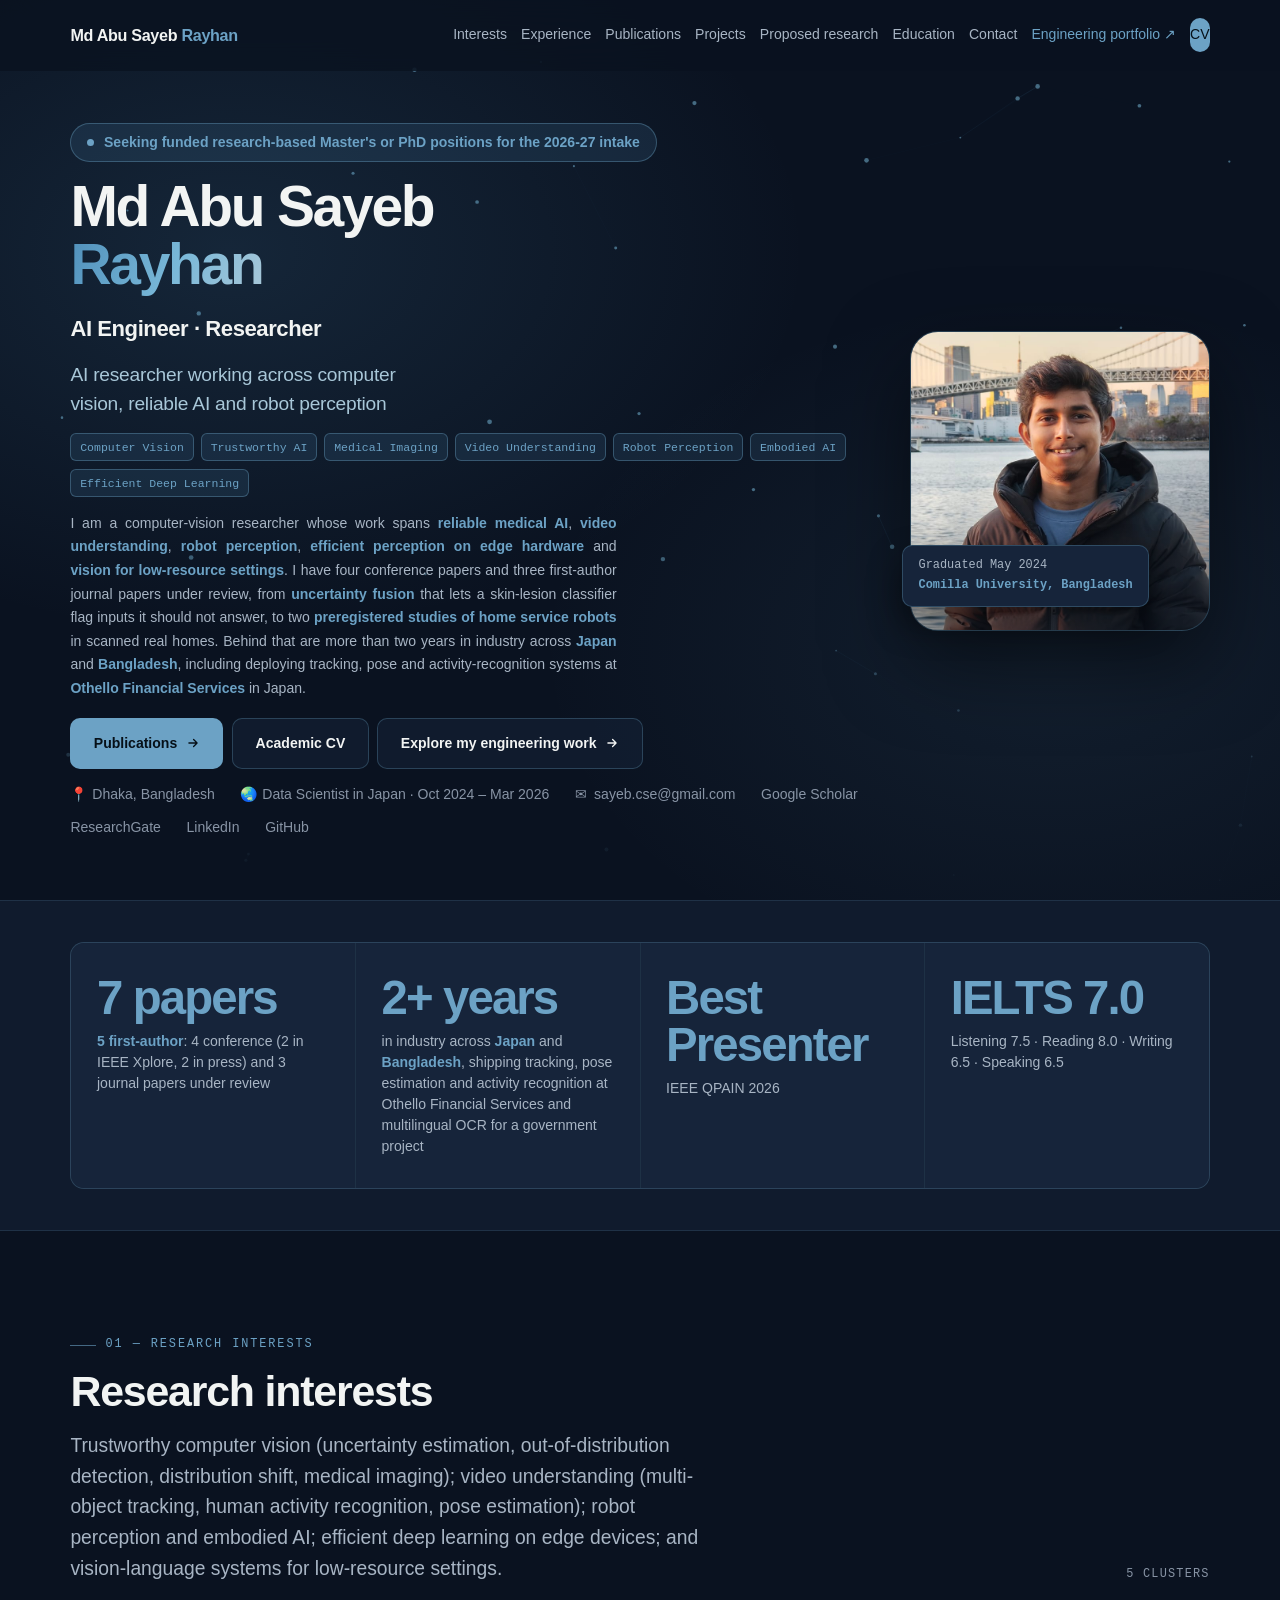
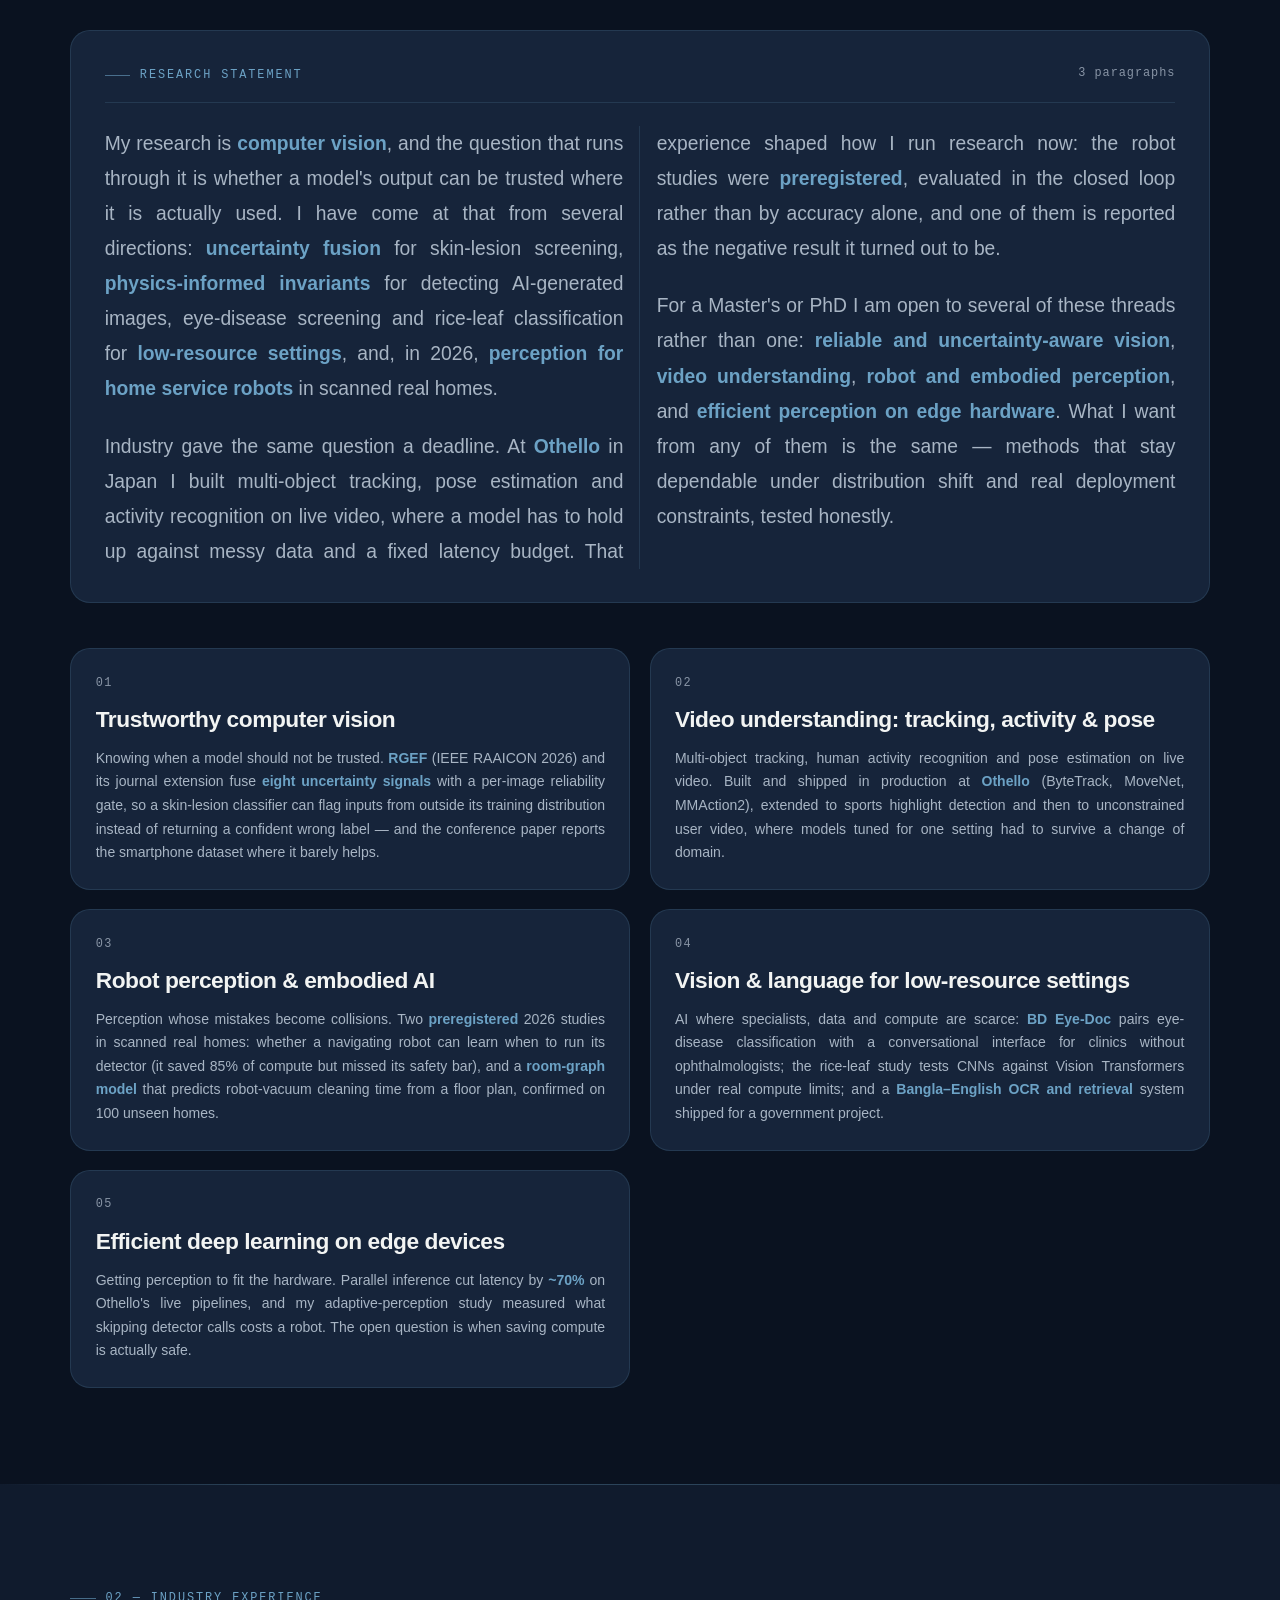
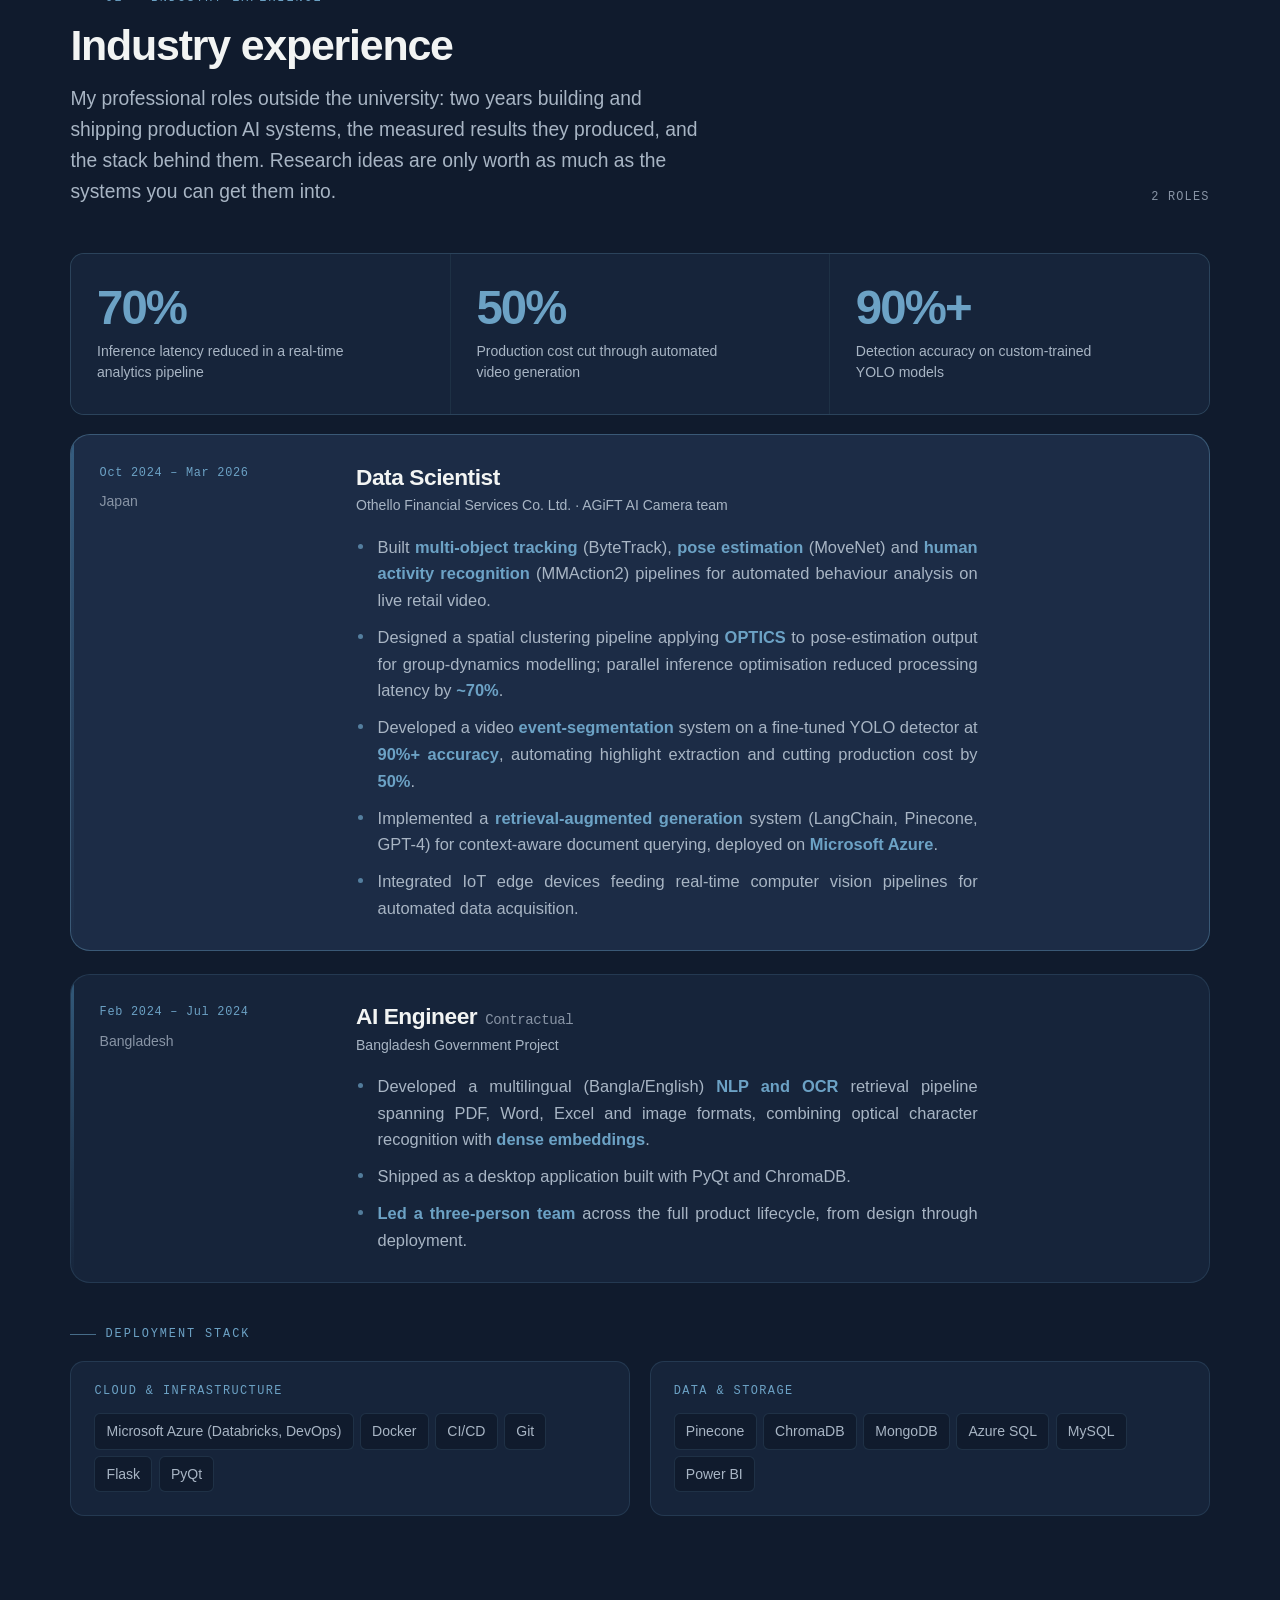
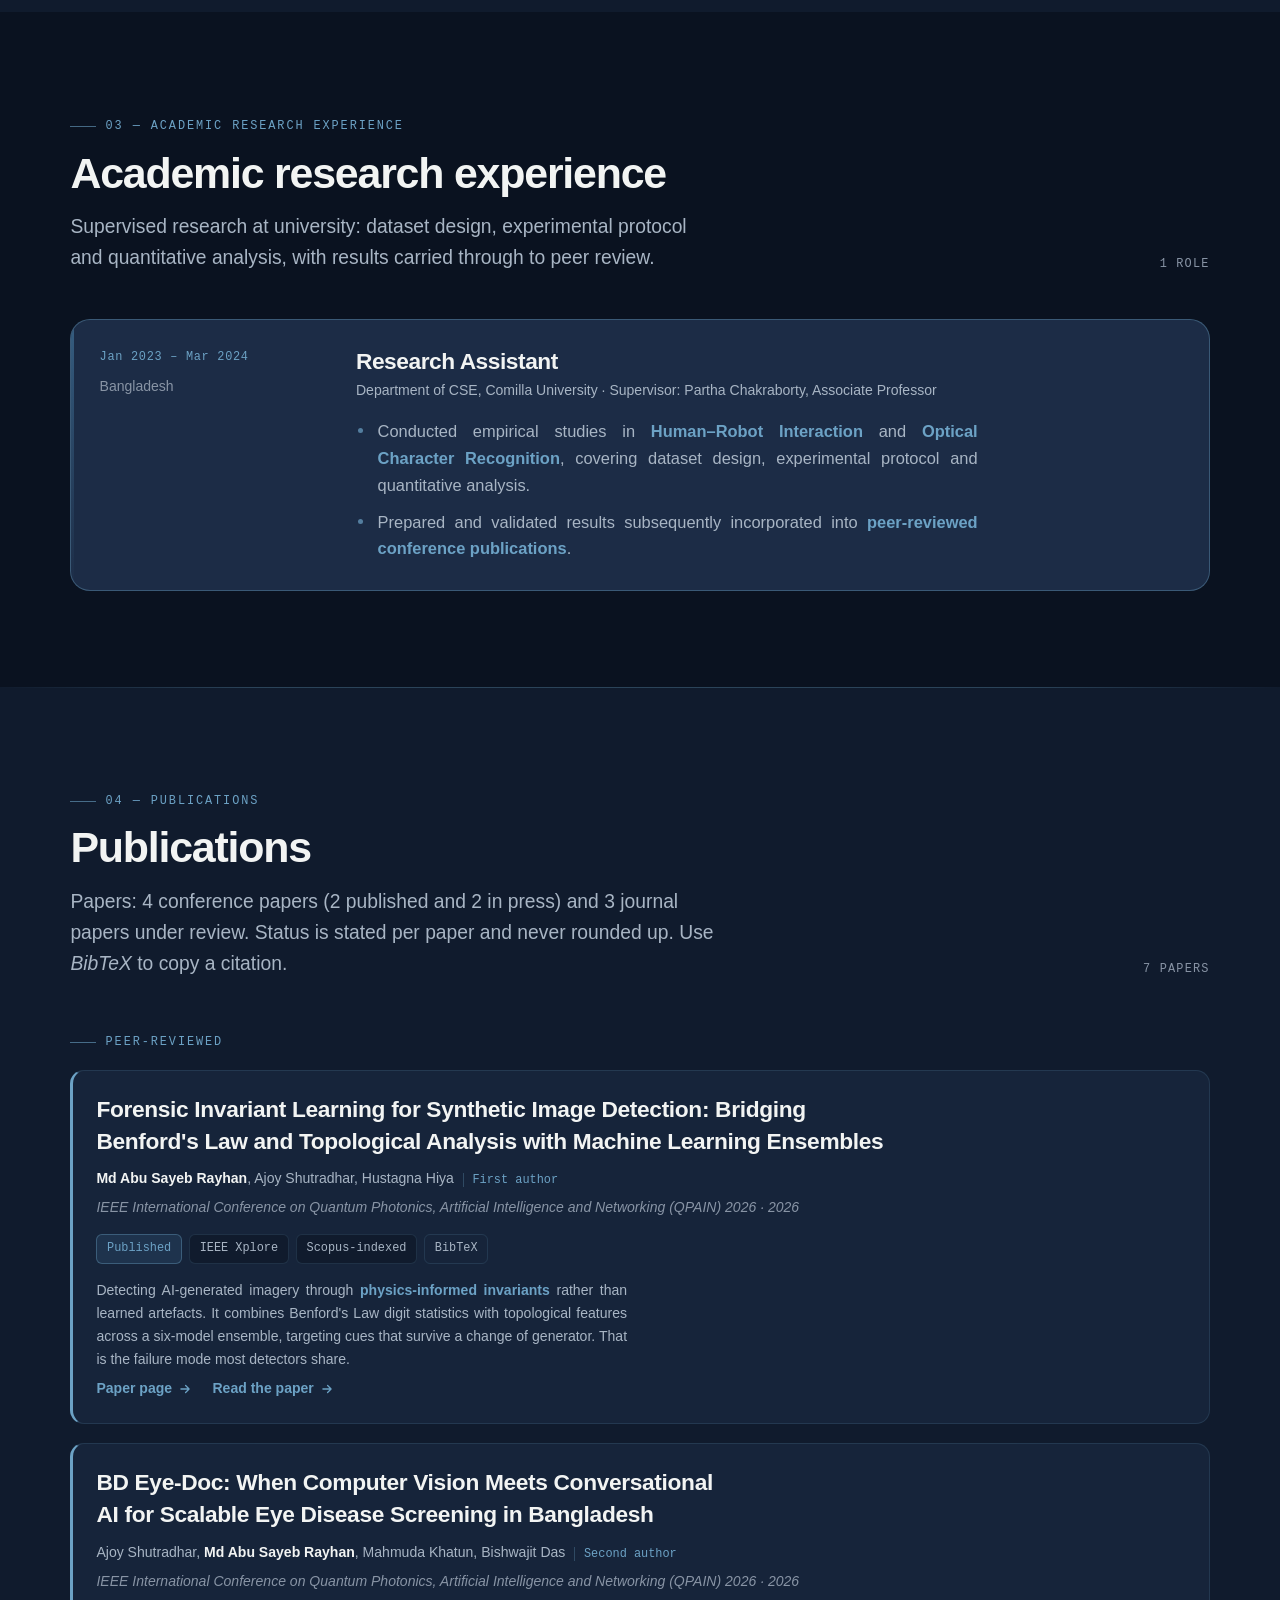
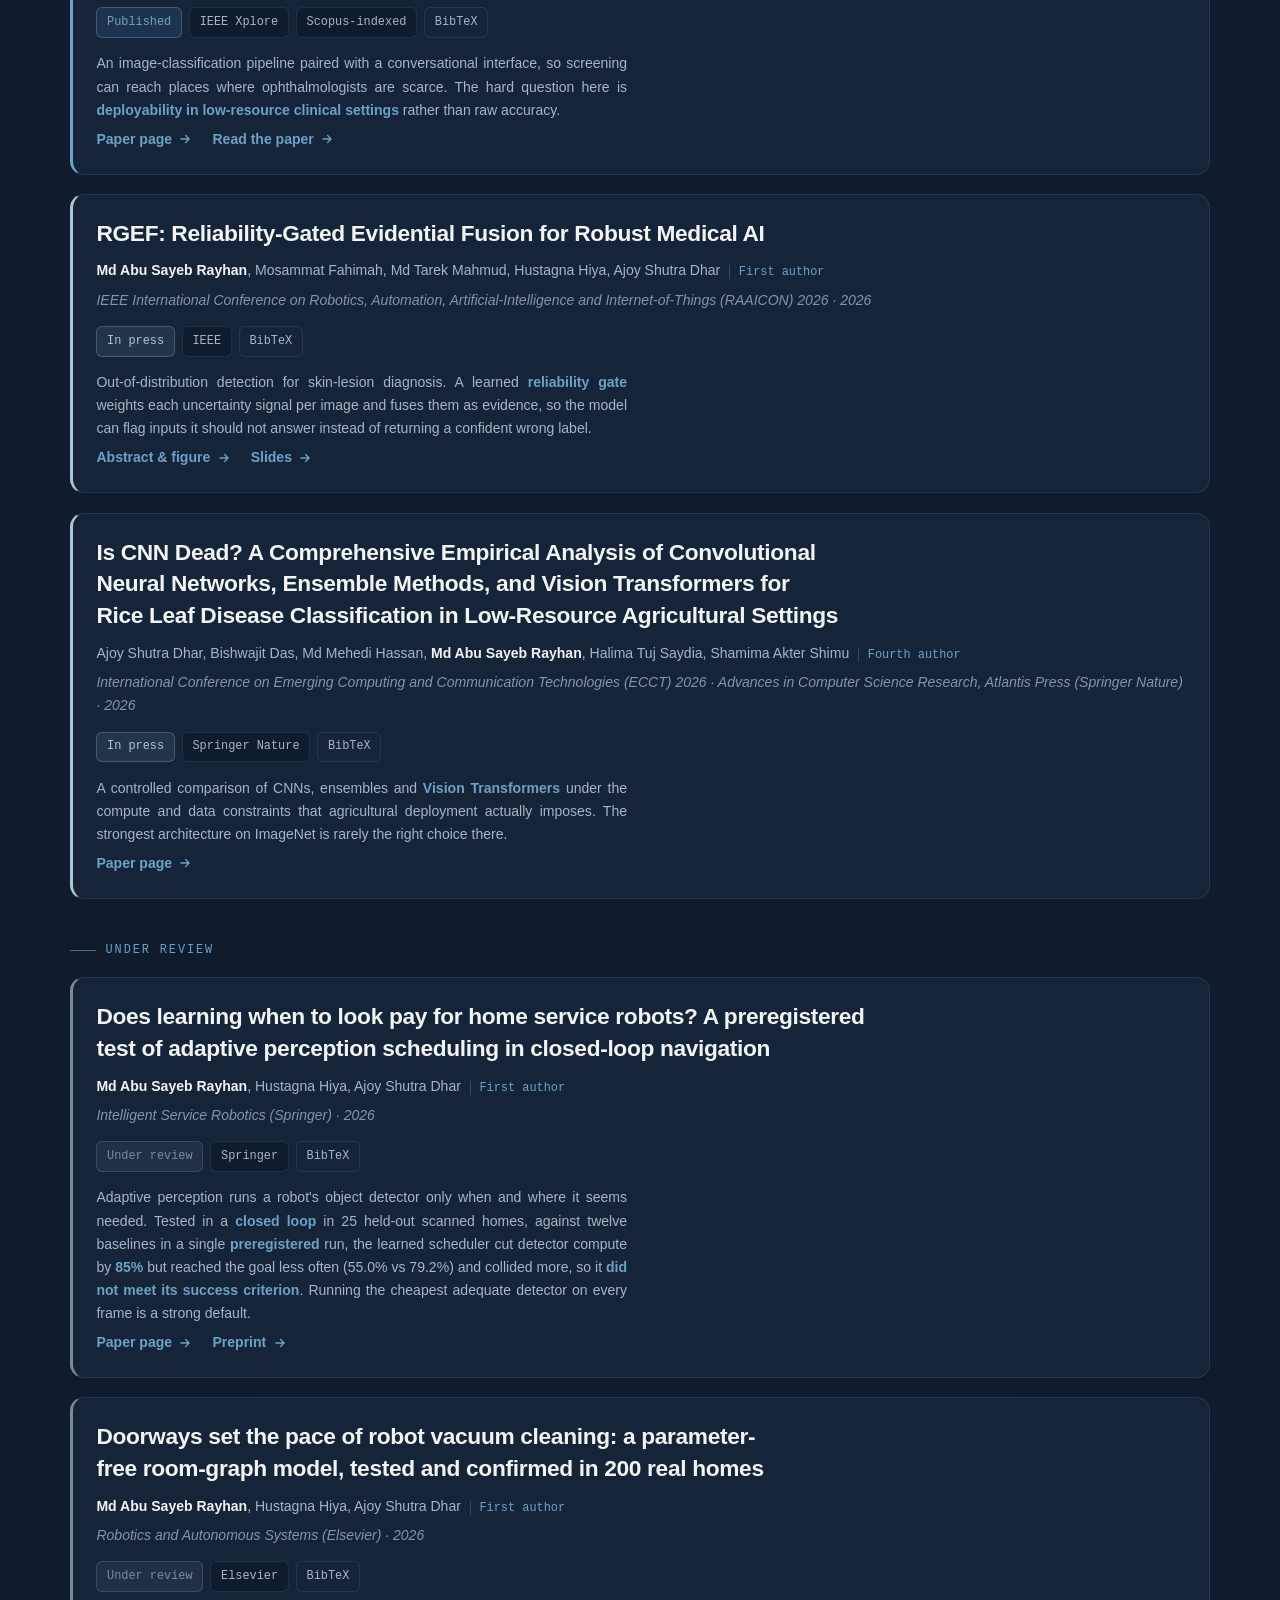
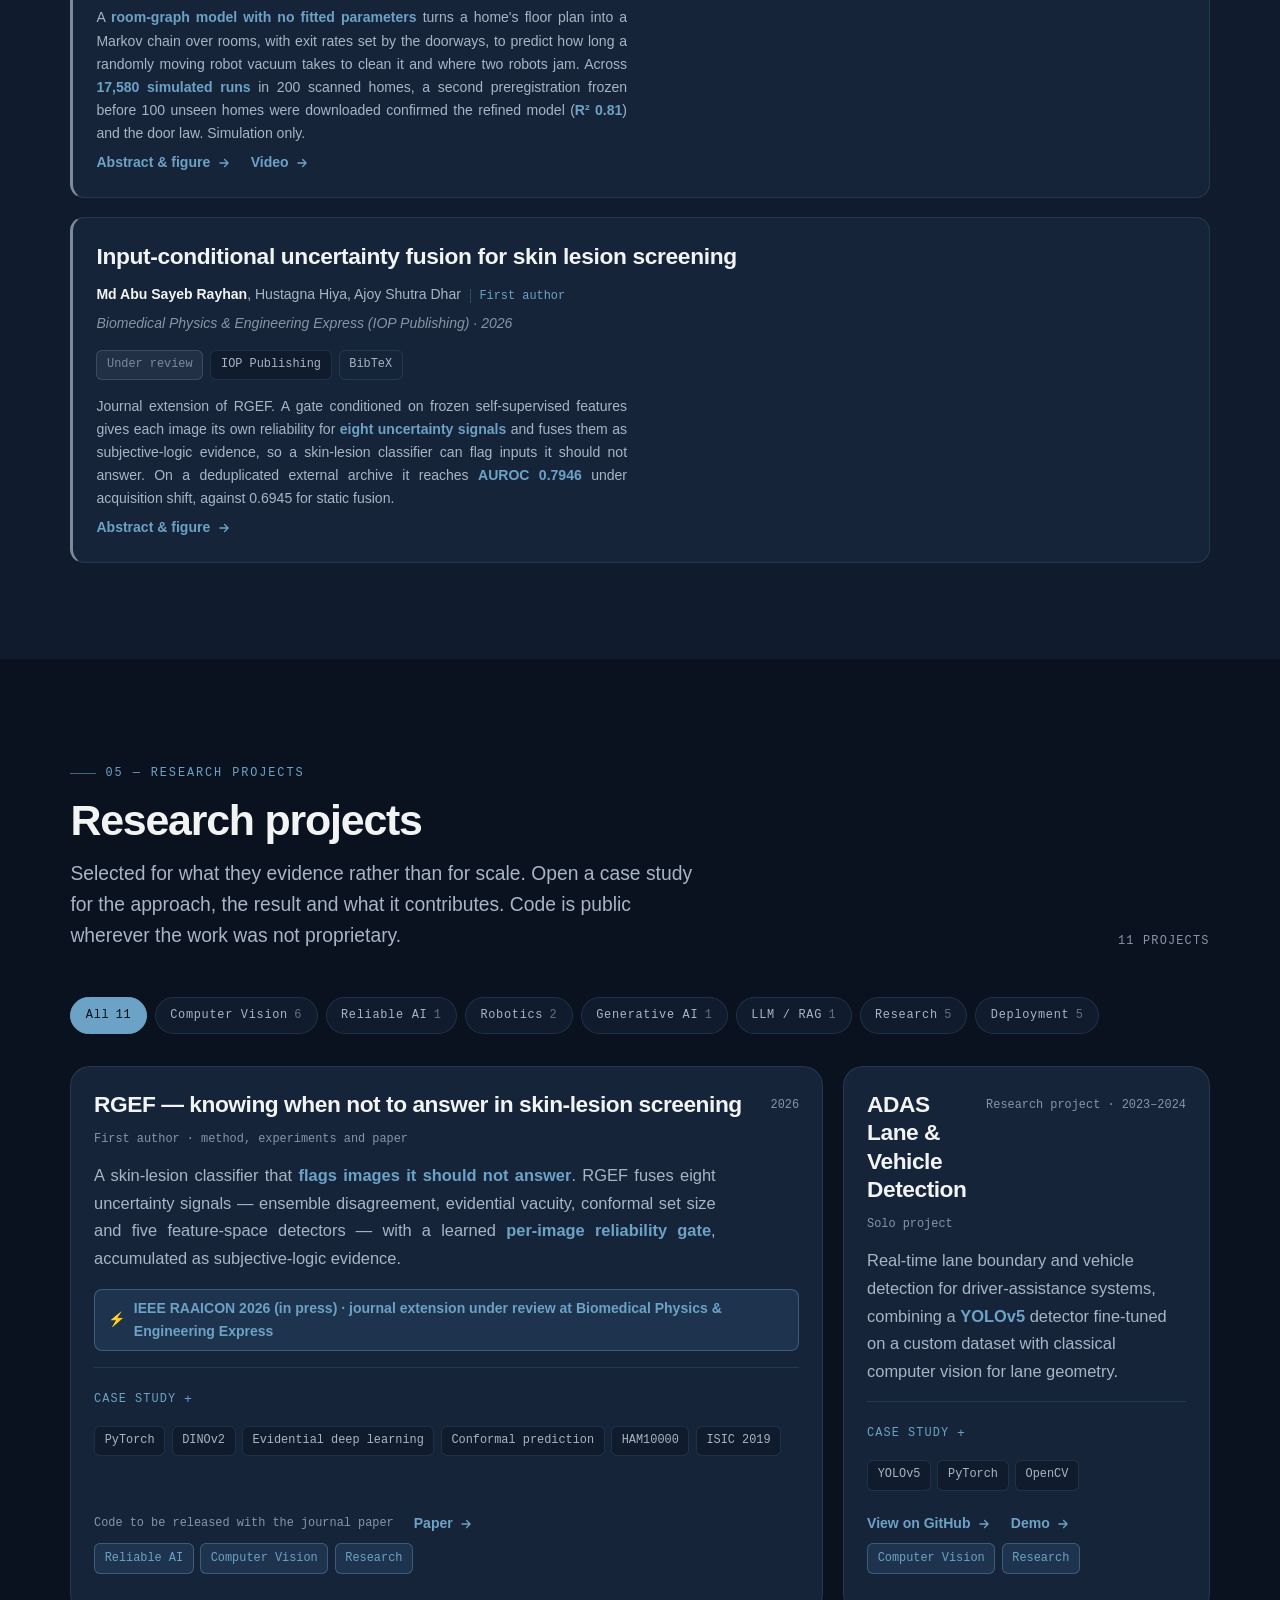
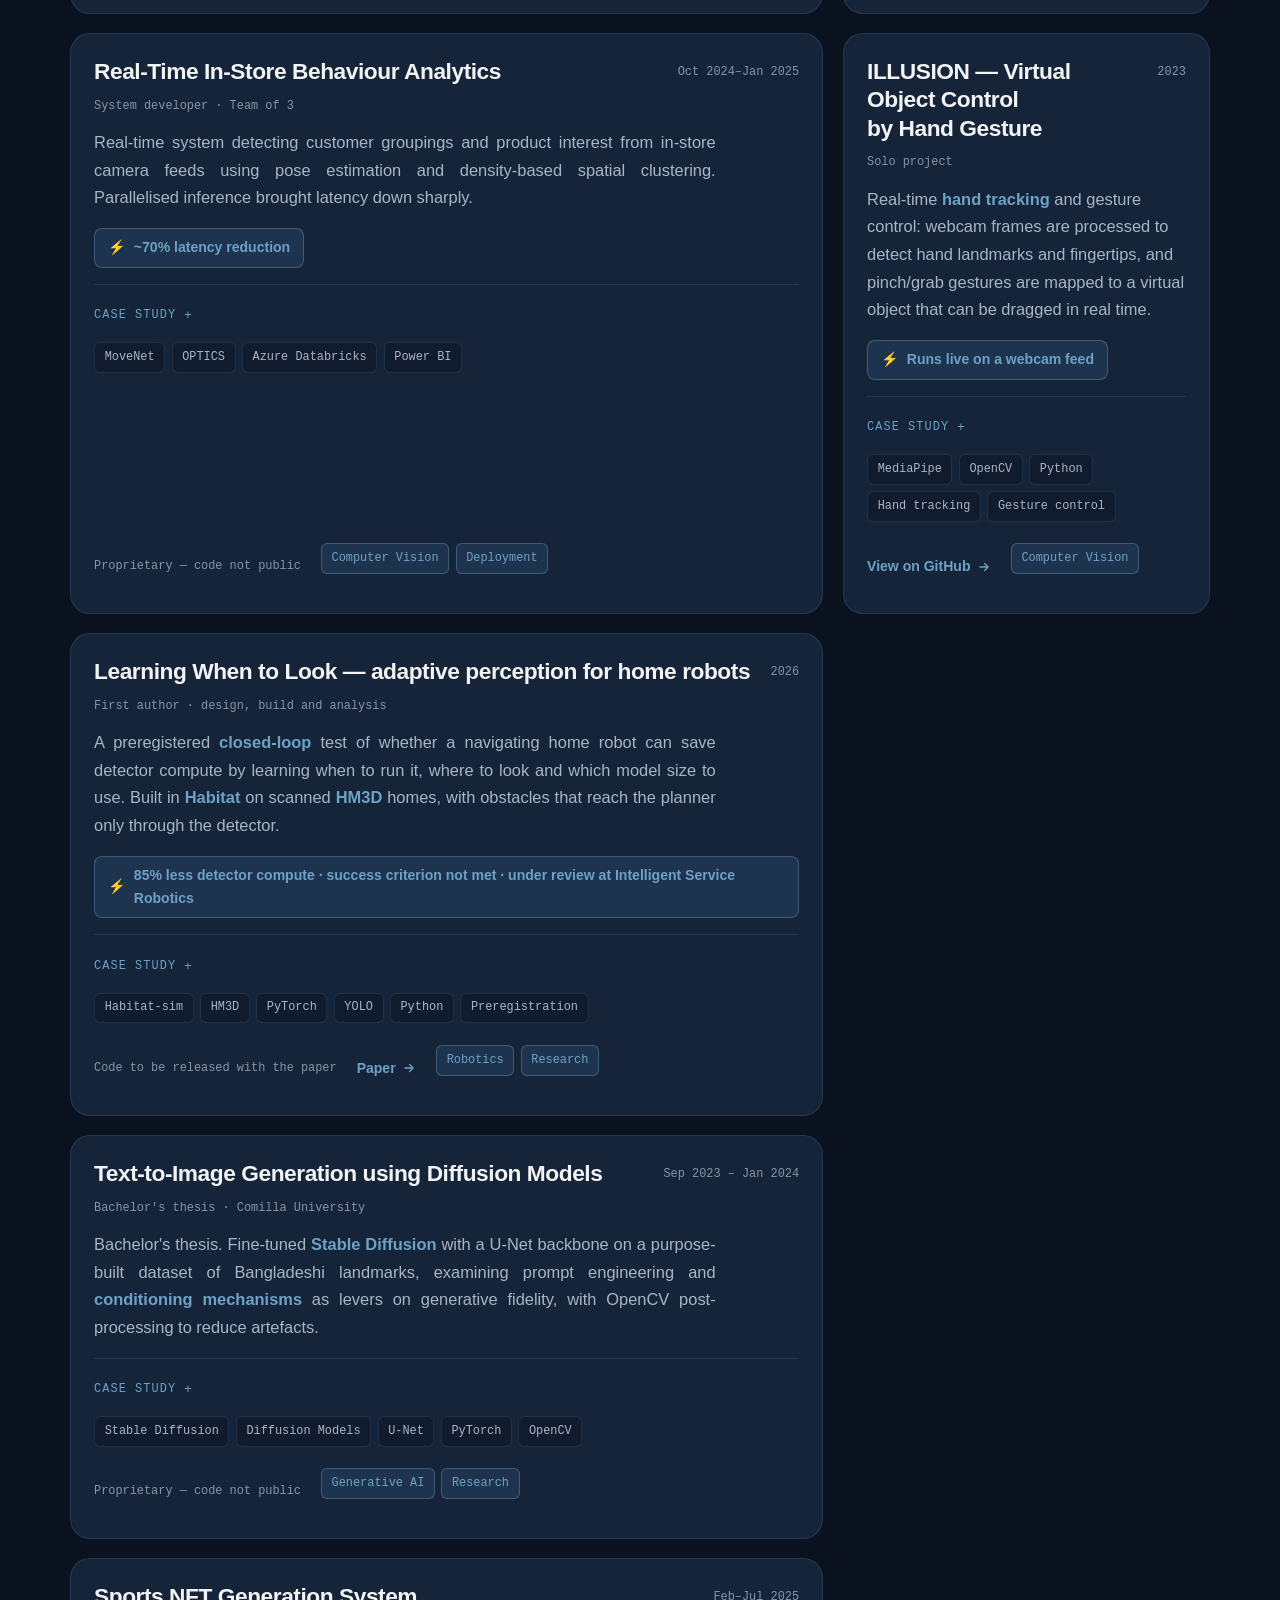
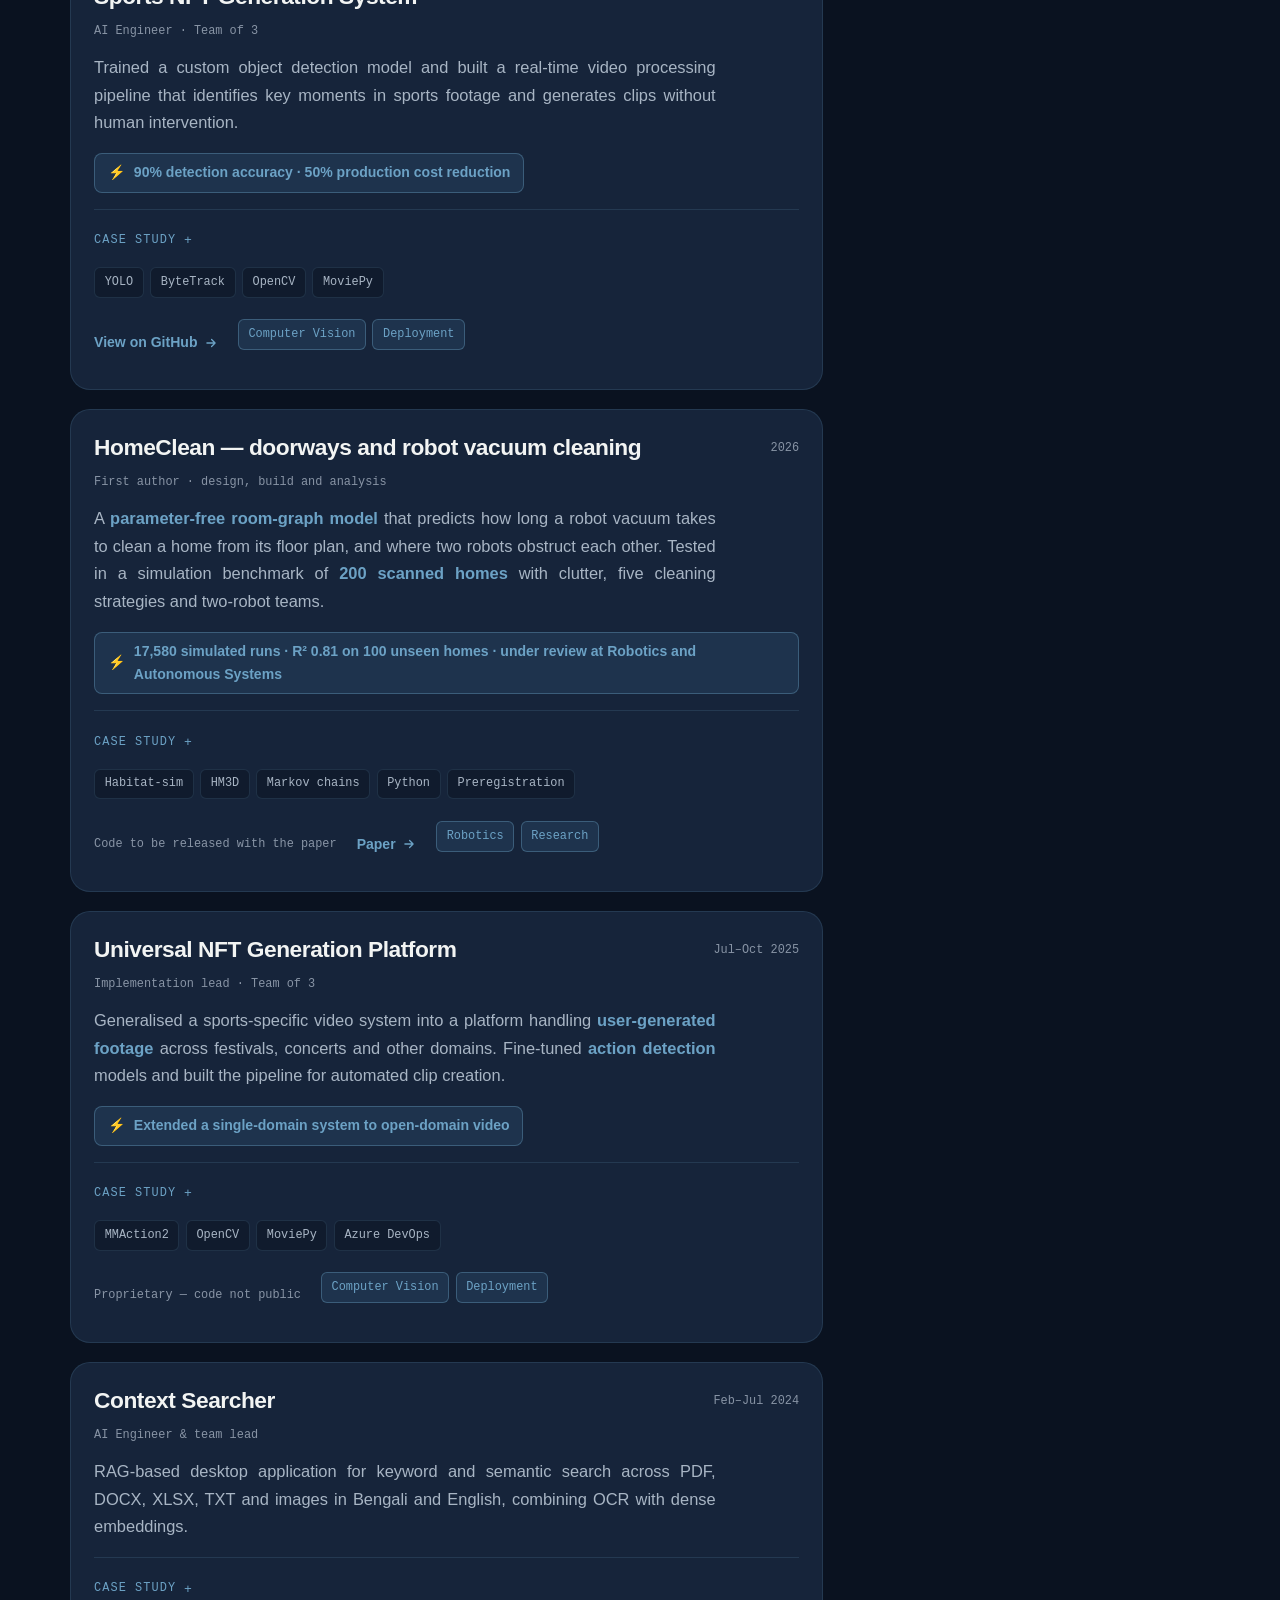
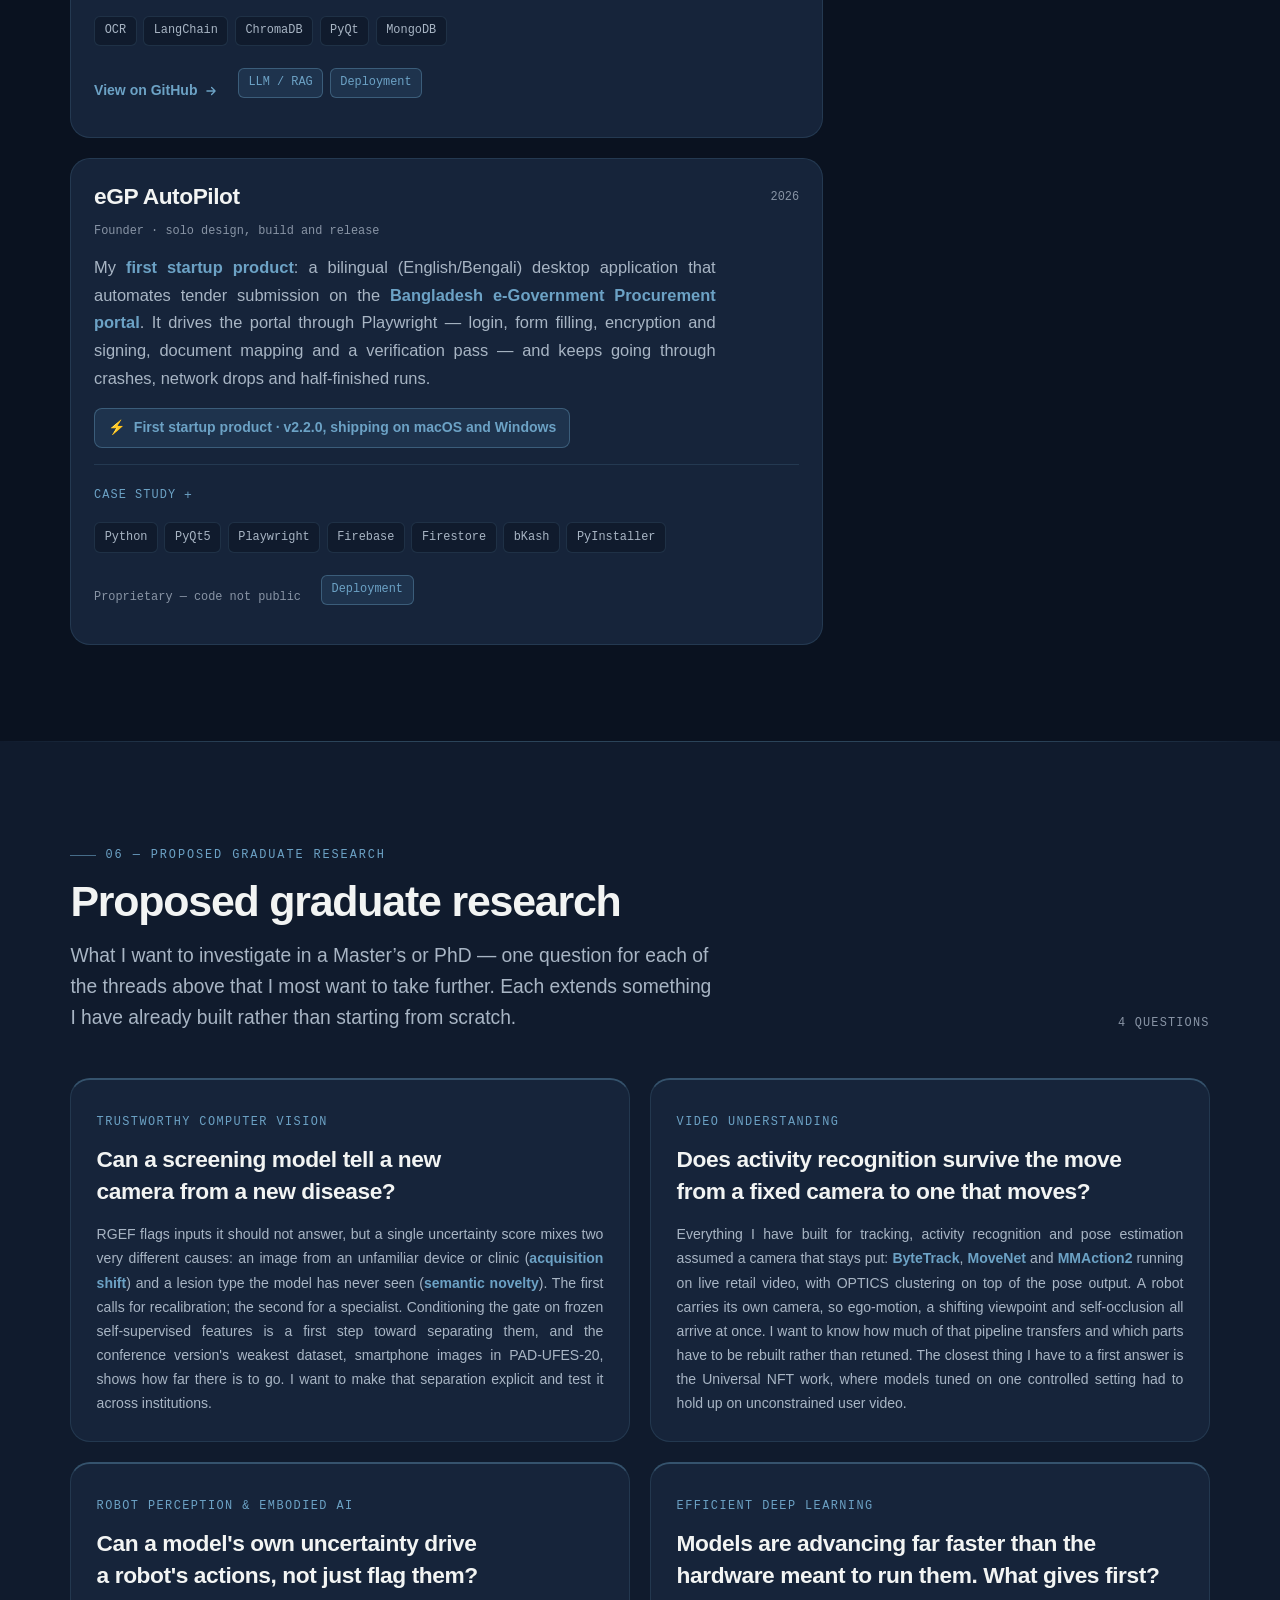
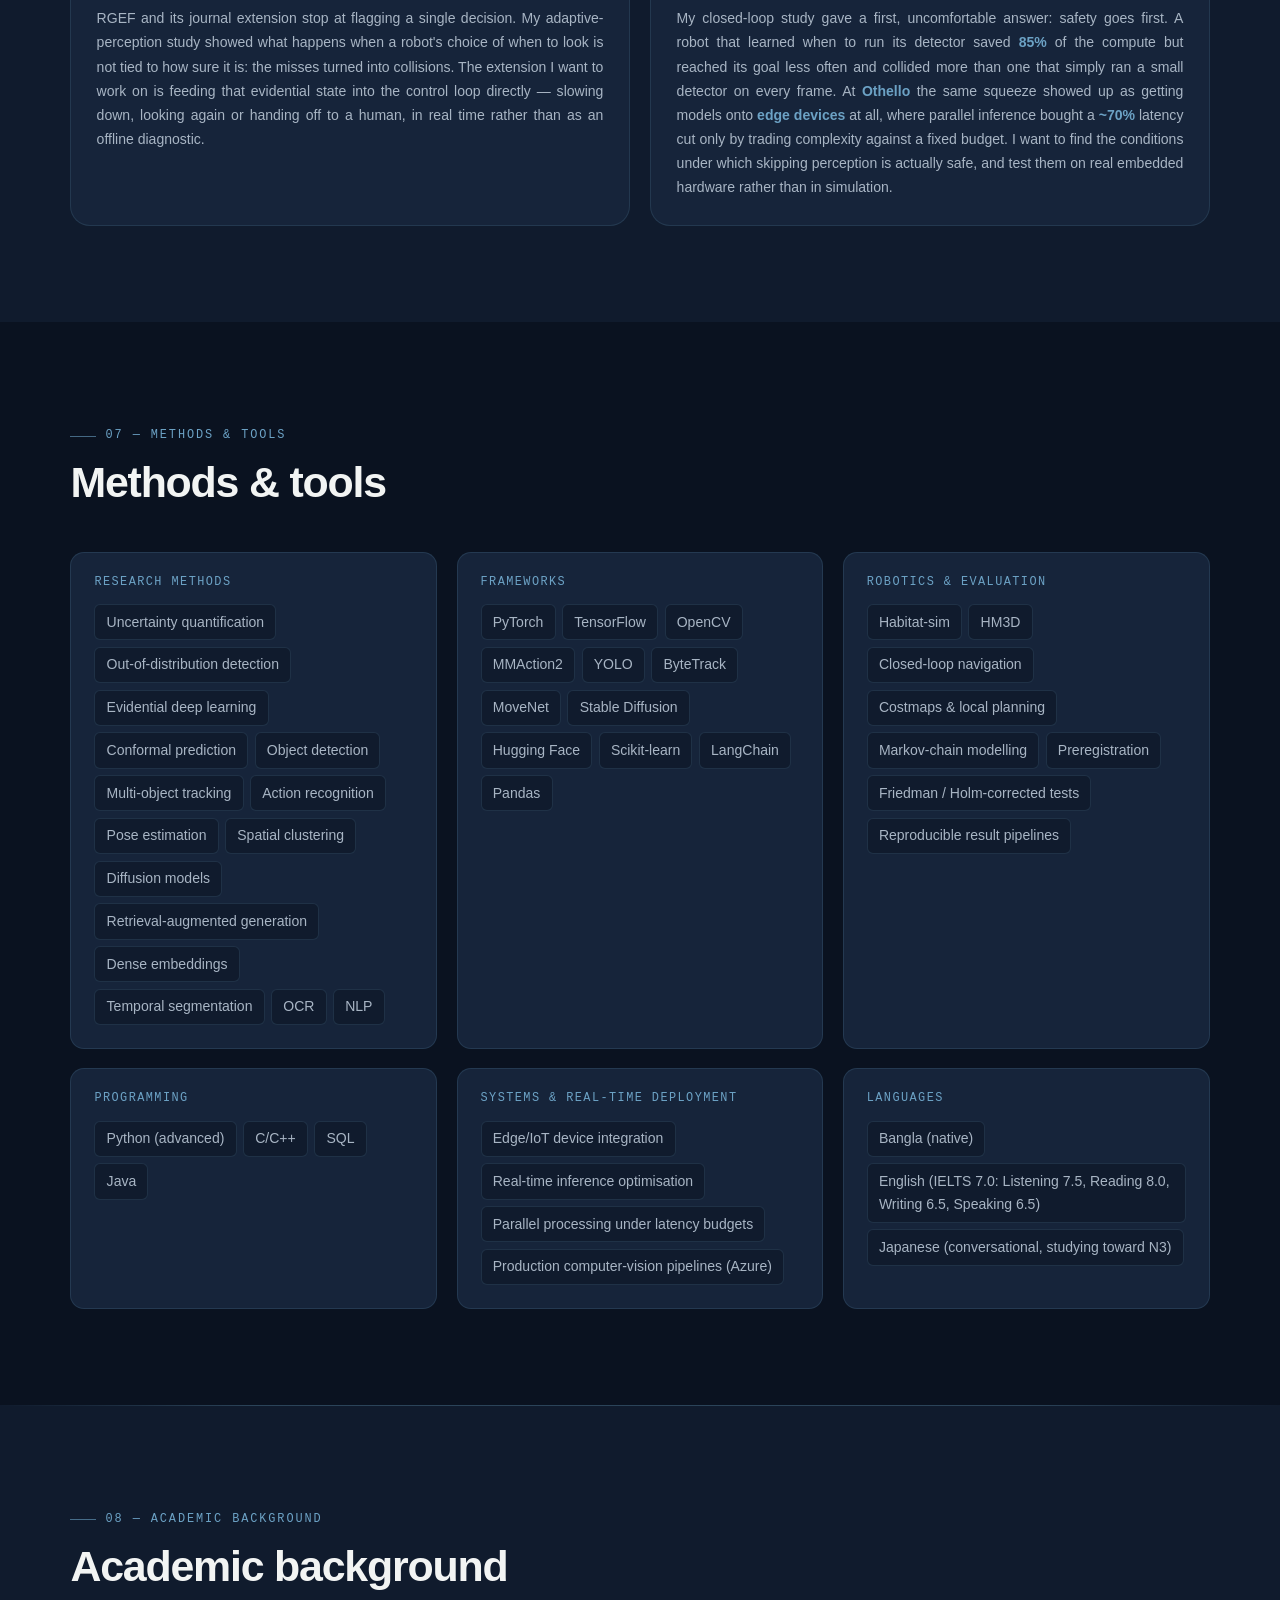
<file: research/index.html>
<!DOCTYPE html>
<html lang="en">
<head>
<meta charset="UTF-8">
<meta http-equiv="Content-Security-Policy" content="default-src 'self'; script-src 'self' 'sha256-G50p3OQJdzmNSHgmrckkRv9E5DVGNkEspwW0gLrWXBE='; style-src 'self' 'unsafe-inline' https://fonts.googleapis.com; font-src 'self' https://fonts.gstatic.com; img-src 'self' data: https://github.com https://avatars.githubusercontent.com; media-src 'self'; connect-src 'self'; object-src 'none'; base-uri 'self'; form-action 'self'; upgrade-insecure-requests">
<meta name="referrer" content="strict-origin-when-cross-origin">
<script>document.documentElement.className+=' js'</script>
<meta name="viewport" content="width=device-width, initial-scale=1, viewport-fit=cover">
<title>Md Abu Sayeb Rayhan | Research — computer vision, reliable AI &amp; robotics</title>
<meta name="description" content="Research portfolio of Md Abu Sayeb Rayhan, AI engineer and researcher applying for research-based Master's and PhD programmes. Computer vision research across reliable medical AI, video understanding, robot perception and efficient perception: four conference papers, three journal papers under review, and two years deploying production perception systems.">
<meta name="author" content="Md Abu Sayeb Rayhan">
<meta name="citation_author" content="Rayhan, Md Abu Sayeb">
<meta name="theme-color" content="#0A1220">
<link rel="canonical" href="https://abusayeb.github.io/research/">

<meta property="og:type" content="profile">
<meta property="og:site_name" content="Md Abu Sayeb Rayhan — Research">
<meta property="og:url" content="https://abusayeb.github.io/research/">
<meta property="og:title" content="Md Abu Sayeb Rayhan | Research Portfolio">
<meta property="og:description" content="Research portfolio of an AI engineer preparing for graduate study: reliable and uncertainty-aware vision, video understanding, robot perception and efficient perception, with production perception systems deployed in Japan.">
<meta property="og:image" content="https://abusayeb.github.io/photos.jpeg">
<meta name="twitter:card" content="summary_large_image">
<meta name="twitter:title" content="Md Abu Sayeb Rayhan | Research">
<meta name="twitter:description" content="Computer vision, reliable AI, video understanding and robot perception.">
<meta name="twitter:image" content="https://abusayeb.github.io/photos.jpeg">

<link rel="icon" href="../assets/favicon-research.svg" type="image/svg+xml">
<link rel="apple-touch-icon" href="https://github.com/abusayeb.png">
<link rel="alternate" href="https://abusayeb.github.io/" title="Industry portfolio">

<link rel="preconnect" href="https://fonts.googleapis.com">
<link rel="preconnect" href="https://fonts.gstatic.com" crossorigin>
<link rel="preload" as="style" href="https://fonts.googleapis.com/css2?family=Inter:wght@400;500;600;700;800&family=JetBrains+Mono:wght@400;500&display=swap">
<link rel="stylesheet" href="https://fonts.googleapis.com/css2?family=Inter:wght@400;500;600;700;800&family=JetBrains+Mono:wght@400;500&display=swap">
<link rel="stylesheet" href="../assets/base.css?v=46">

<style>
/* ---- Research identity: deep navy, academic blue and soft cyan on ivory
       text. Identical design language to the industry page — same type scale,
       spacing, components and motion — with a deliberately different, more
       academic colour system. ---- */
:root{
  --bg:#0A1220;
  --bg-2:#101B2D;
  --card:#16243A;
  --card-2:#1C2C46;
  --line:rgba(121,184,216,.14);
  --line-2:rgba(121,184,216,.26);

  --text:#F2F4F3;
  --muted:#A8B5C4;
  --dim:#8894A5;

  --accent:#6CA2C5;
  --accent-2:#79B8D8;
  --soft:#A8C7D8;
  --on-accent:#061018;
  --accent-dim:rgba(79,143,186,.15);
  --accent-line:rgba(121,184,216,.32);
  --glow:rgba(79,143,186,.30);

  /* Publication status colours: three distinguishable steps down from the
     accent, so status reads at a glance without a badge shouting for it. */
  --gold:#A8C7D8;
  --gold-dim:rgba(168,199,216,.10);
  --gold-line:rgba(168,199,216,.26);
  --warn:#7C8A9C;
  --warn-dim:rgba(124,138,156,.12);
  --warn-line:rgba(124,138,156,.30);

  --nav-h:66px;
  --nav-bg:rgba(10,18,32,.74);
  --nav-bg-solid:rgba(10,18,32,.95);
  --card-glass:rgba(22,36,58,.5);
  --portrait-wash:rgba(10,18,32,.55);

  --grad-name:linear-gradient(115deg,#4F8FBA 0%,#79B8D8 55%,#A8C7D8 100%);
  --grad-rail:linear-gradient(180deg,#4F8FBA,rgba(79,143,186,0));
  --grad-contact:linear-gradient(155deg,#101B2D 0%,#0A1220 60%);
  --hero-glow-1:rgba(79,143,186,.16);
  --hero-glow-2:rgba(121,184,216,.08);
  --viz-dot:#79B8D8;
  --viz-line:rgba(79,143,186,.42);
}
</style>

<script type="application/ld+json">
{
  "@context":"https://schema.org",
  "@type":"Person",
  "name":"Md Abu Sayeb Rayhan",
  "url":"https://abusayeb.github.io/research/",
  "image":"https://abusayeb.github.io/photos.jpeg",
  "jobTitle":"AI Engineer and Researcher",
  "email":"mailto:sayeb.cse@gmail.com",
  "knowsAbout":["Computer Vision","Reliable AI","Uncertainty Quantification","Evidential Deep Learning","Multi-Object Tracking","Activity Recognition","Pose Estimation","Multimodal Vision-Language Models","Diffusion Models","Embedded AI"],
  "alumniOf":{"@type":"CollegeOrUniversity","name":"Comilla University","address":"Bangladesh"},
  "sameAs":["https://github.com/abusayeb","https://www.linkedin.com/in/md-abu-sayeb-rayhan","https://abusayeb.github.io/"]
}
</script>
</head>

<body data-page="research" data-base="../">
<a class="skip" href="#app">Skip to content</a>

<header class="nav" id="nav">
  <div class="shell nav-in">
    <a class="brand" href="#top" id="brandLink">
      <span id="brandName"><b>Md Abu Sayeb</b> <i>Rayhan</i></span>
    </a>

    <button class="menu-btn" id="menuBtn" type="button"
            aria-expanded="false" aria-controls="navLinks" aria-label="Open menu">
      <svg class="ic-m" viewBox="0 0 24 24" fill="none" stroke="currentColor" stroke-width="2" stroke-linecap="round" aria-hidden="true"><path d="M4 7h16M4 12h16M4 17h16"/></svg>
      <svg class="ic-x" viewBox="0 0 24 24" fill="none" stroke="currentColor" stroke-width="2" stroke-linecap="round" aria-hidden="true"><path d="M6 6l12 12M18 6L6 18"/></svg>
    </button>

    <nav class="nav-links" id="navLinks" aria-label="Primary">
      <a href="#interests">Interests</a>
      <a href="#engineering">Experience</a>
      <a href="#publications">Publications</a>
      <a href="#projects">Projects</a>
      <a href="#direction">Proposed research</a>
      <a href="#education">Education</a>
      <a href="#contact">Contact</a>
      <a href="../" class="nav-cross">Engineering portfolio ↗</a>
      <a href="../abu_sayeb_rayhan_cv.pdf" class="nav-cv" target="_blank" rel="noopener">CV</a>
    </nav>
  </div>
</header>


<main id="app" data-sum="d171c2d7"><header class="hero" id="top"><canvas class="hero-viz" id="viz" aria-hidden="true"></canvas><div class="shell"><div class="hero-grid"><div><p class="hero-badge"><span class="badge-dot"></span>Seeking funded research-based Master's or PhD positions for the 2026-27 intake</p><h1>Md Abu Sayeb<br><span class="grad">Rayhan</span></h1><p class="hero-role">AI Engineer · Researcher</p><p class="hero-lead">AI researcher working across computer vision, reliable AI and robot perception</p><div class="hero-focus"><span class="chip chip--accent">Computer Vision</span><span class="chip chip--accent">Trustworthy AI</span><span class="chip chip--accent">Medical Imaging</span><span class="chip chip--accent">Video Understanding</span><span class="chip chip--accent">Robot Perception</span><span class="chip chip--accent">Embodied AI</span><span class="chip chip--accent">Efficient Deep Learning</span></div><p class="hero-desc">I am a computer-vision researcher whose work spans <strong class="kw">reliable medical AI</strong>, <strong class="kw">video understanding</strong>, <strong class="kw">robot perception</strong>, <strong class="kw">efficient perception on edge hardware</strong> and <strong class="kw">vision for low-resource settings</strong>. I have four conference papers and three first-author journal papers under review, from <strong class="kw">uncertainty fusion</strong> that lets a skin-lesion classifier flag inputs it should not answer, to two <strong class="kw">preregistered studies of home service robots</strong> in scanned real homes. Behind that are more than two years in industry across <strong class="kw">Japan</strong> and <strong class="kw">Bangladesh</strong>, including deploying tracking, pose and activity-recognition systems at <strong class="kw">Othello Financial Services</strong> in Japan.</p><div class="hero-cta"><a class="btn btn-primary" href="#publications">Publications <svg aria-hidden="true" width="14" height="14" viewBox="0 0 24 24" fill="none" stroke="currentColor" stroke-width="2.2" stroke-linecap="round" stroke-linejoin="round"><path d="M5 12h13M13 6l6 6-6 6"/></svg></a><a class="btn btn-ghost" href="../abu_sayeb_rayhan_cv.pdf" target="_blank" rel="noopener">Academic CV</a><a class="btn btn-ghost" href="../">Explore my engineering work <svg aria-hidden="true" width="14" height="14" viewBox="0 0 24 24" fill="none" stroke="currentColor" stroke-width="2.2" stroke-linecap="round" stroke-linejoin="round"><path d="M5 12h13M13 6l6 6-6 6"/></svg></a></div><div class="hero-meta"><span>📍 Dhaka, Bangladesh</span><span>🌏 Data Scientist in Japan · Oct 2024 – Mar 2026</span><span>✉ <a href="mailto:sayeb.cse@gmail.com">sayeb.cse@gmail.com</a></span><span><a href="https://scholar.google.com/citations?user=XKZF8K4AAAAJ&amp;hl=en" target="_blank" rel="noopener noreferrer">Google Scholar</a></span><span><a href="https://www.researchgate.net/profile/Md-Abu-Sayeb-Rayhan" target="_blank" rel="noopener noreferrer">ResearchGate</a></span><span><a href="https://www.linkedin.com/in/md-abu-sayeb-rayhan" target="_blank" rel="noopener noreferrer">LinkedIn</a></span><span><a href="https://github.com/abusayeb" target="_blank" rel="noopener noreferrer">GitHub</a></span></div></div><div class="portrait" id="portraitWrap" hidden><div class="portrait-frame"><img id="portraitImg" alt="Portrait of Md Abu Sayeb Rayhan" width="640" height="640" style="object-position:50% 18%;transform:scale(1.6)"></div><p class="portrait-tag">Graduated May 2024<br><b>Comilla University, Bangladesh</b></p></div></div></div></header><section class="stats-band" aria-label="Research profile at a glance"><div class="shell"><div class="stats"><div class="stat" data-reveal><div class="stat-n">7 papers</div><p class="stat-l"><strong class="kw">5 first-author</strong>: 4 conference (2 in IEEE Xplore, 2 in press) and 3 journal papers under review</p></div><div class="stat" data-reveal><div class="stat-n">2+ years</div><p class="stat-l">in industry across <strong class="kw">Japan</strong> and <strong class="kw">Bangladesh</strong>, shipping tracking, pose estimation and activity recognition at Othello Financial Services and multilingual OCR for a government project</p></div><div class="stat" data-reveal><div class="stat-n">Best Presenter</div><p class="stat-l">IEEE QPAIN 2026</p></div><div class="stat" data-reveal><div class="stat-n">IELTS 7.0</div><p class="stat-l">Listening 7.5 · Reading 8.0 · Writing 6.5 · Speaking 6.5</p></div></div></div></section><section id="interests" class="section " aria-labelledby="interests-title"><div class="shell"><div class="sec-head" data-reveal><div class="sec-head-main"><span class="eyebrow">01 — Research interests</span><h2 class="sec-title" id="interests-title">Research interests</h2><p class="sec-sub">Trustworthy computer vision (uncertainty estimation, out-of-distribution detection, distribution shift, medical imaging); video understanding (multi-object tracking, human activity recognition, pose estimation); robot perception and embodied AI; efficient deep learning on edge devices; and vision-language systems for low-resource settings.</p></div><div class="sec-aside">5 clusters</div></div><div class="statement" data-reveal style="margin-bottom:clamp(2rem,3.5vw,3.25rem)"><div class="statement-head"><h3 class="eyebrow">Research statement</h3><span class="note">3 paragraphs</span></div><div class="statement-cols"><p>My research is <strong class="kw">computer vision</strong>, and the question that runs through it is whether a model's output can be trusted where it is actually used. I have come at that from several directions: <strong class="kw">uncertainty fusion</strong> for skin-lesion screening, <strong class="kw">physics-informed invariants</strong> for detecting AI-generated images, eye-disease screening and rice-leaf classification for <strong class="kw">low-resource settings</strong>, and, in 2026, <strong class="kw">perception for home service robots</strong> in scanned real homes.</p><p>Industry gave the same question a deadline. At <strong class="kw">Othello</strong> in Japan I built multi-object tracking, pose estimation and activity recognition on live video, where a model has to hold up against messy data and a fixed latency budget. That experience shaped how I run research now: the robot studies were <strong class="kw">preregistered</strong>, evaluated in the closed loop rather than by accuracy alone, and one of them is reported as the negative result it turned out to be.</p><p>For a Master's or PhD I am open to several of these threads rather than one: <strong class="kw">reliable and uncertainty-aware vision</strong>, <strong class="kw">video understanding</strong>, <strong class="kw">robot and embodied perception</strong>, and <strong class="kw">efficient perception on edge hardware</strong>. What I want from any of them is the same — methods that stay dependable under distribution shift and real deployment constraints, tested honestly.</p></div></div><div class="areas"><article class="area" data-reveal><span class="area-n">01</span><h3>Trustworthy computer vision</h3><p>Knowing when a model should not be trusted. <strong class="kw">RGEF</strong> (IEEE RAAICON 2026) and its journal extension fuse <strong class="kw">eight uncertainty signals</strong> with a per-image reliability gate, so a skin-lesion classifier can flag inputs from outside its training distribution instead of returning a confident wrong label — and the conference paper reports the smartphone dataset where it barely helps.</p></article><article class="area" data-reveal><span class="area-n">02</span><h3>Video understanding: tracking, activity &amp; pose</h3><p>Multi-object tracking, human activity recognition and pose estimation on live video. Built and shipped in production at <strong class="kw">Othello</strong> (ByteTrack, MoveNet, MMAction2), extended to sports highlight detection and then to unconstrained user video, where models tuned for one setting had to survive a change of domain.</p></article><article class="area" data-reveal><span class="area-n">03</span><h3>Robot perception &amp; embodied AI</h3><p>Perception whose mistakes become collisions. Two <strong class="kw">preregistered</strong> 2026 studies in scanned real homes: whether a navigating robot can learn when to run its detector (it saved 85% of compute but missed its safety bar), and a <strong class="kw">room-graph model</strong> that predicts robot-vacuum cleaning time from a floor plan, confirmed on 100 unseen homes.</p></article><article class="area" data-reveal><span class="area-n">04</span><h3>Vision &amp; language for low-resource settings</h3><p>AI where specialists, data and compute are scarce: <strong class="kw">BD Eye-Doc</strong> pairs eye-disease classification with a conversational interface for clinics without ophthalmologists; the rice-leaf study tests CNNs against Vision Transformers under real compute limits; and a <strong class="kw">Bangla–English OCR and retrieval</strong> system shipped for a government project.</p></article><article class="area" data-reveal><span class="area-n">05</span><h3>Efficient deep learning on edge devices</h3><p>Getting perception to fit the hardware. Parallel inference cut latency by <strong class="kw">~70%</strong> on Othello's live pipelines, and my adaptive-perception study measured what skipping detector calls costs a robot. The open question is when saving compute is actually safe.</p></article></div></div></section><section id="engineering" class="section section--band" aria-labelledby="engineering-title"><div class="shell"><div class="sec-head" data-reveal><div class="sec-head-main"><span class="eyebrow">02 — Industry experience</span><h2 class="sec-title" id="engineering-title">Industry experience</h2><p class="sec-sub">My professional roles outside the university: two years building and shipping production AI systems, the measured results they produced, and the stack behind them. Research ideas are only worth as much as the systems you can get them into.</p></div><div class="sec-aside">2 roles</div></div><div class="stats" style="margin-bottom:var(--sp-gap)"><div class="stat" data-reveal><div class="stat-n" data-count="70%">70%</div><p class="stat-l">Inference latency reduced in a real-time analytics pipeline</p></div><div class="stat" data-reveal><div class="stat-n" data-count="50%">50%</div><p class="stat-l">Production cost cut through automated video generation</p></div><div class="stat" data-reveal><div class="stat-n" data-count="90%+">90%+</div><p class="stat-l">Detection accuracy on custom-trained YOLO models</p></div></div><div class="timeline"><article class="tl-item is-lead" data-reveal><div><div class="tl-when">Oct 2024 – Mar 2026</div><div class="tl-where">Japan</div></div><div><h3 class="tl-role">Data Scientist</h3><p class="tl-org">Othello Financial Services Co. Ltd. · AGiFT AI Camera team</p><ul class="bullets"><li>Built <strong class="kw">multi-object tracking</strong> (ByteTrack), <strong class="kw">pose estimation</strong> (MoveNet) and <strong class="kw">human activity recognition</strong> (MMAction2) pipelines for automated behaviour analysis on live retail video.</li><li>Designed a spatial clustering pipeline applying <strong class="kw">OPTICS</strong> to pose-estimation output for group-dynamics modelling; parallel inference optimisation reduced processing latency by <strong class="kw">~70%</strong>.</li><li>Developed a video <strong class="kw">event-segmentation</strong> system on a fine-tuned YOLO detector at <strong class="kw">90%+ accuracy</strong>, automating highlight extraction and cutting production cost by <strong class="kw">50%</strong>.</li><li>Implemented a <strong class="kw">retrieval-augmented generation</strong> system (LangChain, Pinecone, GPT-4) for context-aware document querying, deployed on <strong class="kw">Microsoft Azure</strong>.</li><li>Integrated IoT edge devices feeding real-time computer vision pipelines for automated data acquisition.</li></ul></div></article><article class="tl-item" data-reveal><div><div class="tl-when">Feb 2024 – Jul 2024</div><div class="tl-where">Bangladesh</div></div><div><h3 class="tl-role">AI Engineer<small>Contractual</small></h3><p class="tl-org">Bangladesh Government Project</p><ul class="bullets"><li>Developed a multilingual (Bangla/English) <strong class="kw">NLP and OCR</strong> retrieval pipeline spanning PDF, Word, Excel and image formats, combining optical character recognition with <strong class="kw">dense embeddings</strong>.</li><li>Shipped as a desktop application built with PyQt and ChromaDB.</li><li><strong class="kw">Led a three-person team</strong> across the full product lifecycle, from design through deployment.</li></ul></div></article></div><h3 class="eyebrow" style="margin:clamp(2rem,3.5vw,3rem) 0 1.25rem">Deployment stack</h3><div class="grid-auto" style="--col:clamp(17rem,20vw,26rem)"><div class="card skill-cat" data-reveal><h3>Cloud &amp; infrastructure</h3><div class="chips"><span class="chip ">Microsoft Azure (Databricks, DevOps)</span><span class="chip ">Docker</span><span class="chip ">CI/CD</span><span class="chip ">Git</span><span class="chip ">Flask</span><span class="chip ">PyQt</span></div></div><div class="card skill-cat" data-reveal><h3>Data &amp; storage</h3><div class="chips"><span class="chip ">Pinecone</span><span class="chip ">ChromaDB</span><span class="chip ">MongoDB</span><span class="chip ">Azure SQL</span><span class="chip ">MySQL</span><span class="chip ">Power BI</span></div></div></div></div></section><section id="experience" class="section " aria-labelledby="experience-title"><div class="shell"><div class="sec-head" data-reveal><div class="sec-head-main"><span class="eyebrow">03 — Academic research experience</span><h2 class="sec-title" id="experience-title">Academic research experience</h2><p class="sec-sub">Supervised research at university: dataset design, experimental protocol and quantitative analysis, with results carried through to peer review.</p></div><div class="sec-aside">1 role</div></div><div class="timeline"><article class="tl-item is-lead" data-reveal><div><div class="tl-when">Jan 2023 – Mar 2024</div><div class="tl-where">Bangladesh</div></div><div><h3 class="tl-role">Research Assistant</h3><p class="tl-org">Department of CSE, Comilla University · Supervisor: Partha Chakraborty, Associate Professor</p><ul class="bullets"><li>Conducted empirical studies in <strong class="kw">Human–Robot Interaction</strong> and <strong class="kw">Optical Character Recognition</strong>, covering dataset design, experimental protocol and quantitative analysis.</li><li>Prepared and validated results subsequently incorporated into <strong class="kw">peer-reviewed conference publications</strong>.</li></ul></div></article></div></div></section><section id="publications" class="section section--band" aria-labelledby="publications-title"><div class="shell"><div class="sec-head" data-reveal><div class="sec-head-main"><span class="eyebrow">04 — Publications</span><h2 class="sec-title" id="publications-title">Publications</h2><p class="sec-sub">Papers: 4 conference papers (2 published and 2 in press) and 3 journal papers under review. Status is stated per paper and never rounded up. Use <em>BibTeX</em> to copy a citation.</p></div><div class="sec-aside">7 papers</div></div><h3 class="eyebrow" style="margin-bottom:1.25rem">Peer-reviewed</h3><div class="pubs"><article class="pub" data-state="published" data-reveal><h3 class="pub-title"><a href="../papers/rayhan2026forensic/">Forensic Invariant Learning for Synthetic Image Detection: Bridging Benford's Law and Topological Analysis with Machine Learning Ensembles</a></h3><p class="pub-authors"><strong class="kw">Md Abu Sayeb Rayhan</strong>, Ajoy Shutradhar, Hustagna Hiya<span class="pub-role">First author</span></p><p class="pub-venue">IEEE International Conference on Quantum Photonics, Artificial Intelligence and Networking (QPAIN) 2026 · 2026</p><div class="pub-meta"><span class="chip chip--accent">Published</span><span class="chip ">IEEE Xplore</span><span class="chip ">Scopus-indexed</span><button class="bib-btn" type="button" data-bib="bib0" aria-expanded="false">BibTeX</button></div><p class="pub-note">Detecting AI-generated imagery through <strong class="kw">physics-informed invariants</strong> rather than learned artefacts. It combines Benford's Law digit statistics with topological features across a six-model ensemble, targeting cues that survive a change of generator. That is the failure mode most detectors share.</p><div class="proj-foot"><a class="btn-link" href="../papers/rayhan2026forensic/">Paper page <svg aria-hidden="true" width="14" height="14" viewBox="0 0 24 24" fill="none" stroke="currentColor" stroke-width="2.2" stroke-linecap="round" stroke-linejoin="round"><path d="M5 12h13M13 6l6 6-6 6"/></svg></a><a class="btn-link" href="https://ieeexplore.ieee.org/document/11546484" target="_blank" rel="noopener noreferrer">Read the paper <svg aria-hidden="true" width="14" height="14" viewBox="0 0 24 24" fill="none" stroke="currentColor" stroke-width="2.2" stroke-linecap="round" stroke-linejoin="round"><path d="M5 12h13M13 6l6 6-6 6"/></svg></a></div><pre class="bib" id="bib0">@inproceedings{rayhan2026forensic,
  title     = {Forensic Invariant Learning for Synthetic Image Detection: Bridging Benford's Law and Topological Analysis with Machine Learning Ensembles},
  author    = {Rayhan, Md Abu Sayeb and Shutradhar, Ajoy and Hiya, Hustagna},
  booktitle = {IEEE International Conference on Quantum Photonics, Artificial Intelligence and Networking (QPAIN) 2026},
  year      = {2026}
}</pre></article><article class="pub" data-state="published" data-reveal><h3 class="pub-title"><a href="../papers/shutradhar2026bdeyedoc/">BD Eye-Doc: When Computer Vision Meets Conversational AI for Scalable Eye Disease Screening in Bangladesh</a></h3><p class="pub-authors">Ajoy Shutradhar, <strong class="kw">Md Abu Sayeb Rayhan</strong>, Mahmuda Khatun, Bishwajit Das<span class="pub-role">Second author</span></p><p class="pub-venue">IEEE International Conference on Quantum Photonics, Artificial Intelligence and Networking (QPAIN) 2026 · 2026</p><div class="pub-meta"><span class="chip chip--accent">Published</span><span class="chip ">IEEE Xplore</span><span class="chip ">Scopus-indexed</span><button class="bib-btn" type="button" data-bib="bib1" aria-expanded="false">BibTeX</button></div><p class="pub-note">An image-classification pipeline paired with a conversational interface, so screening can reach places where ophthalmologists are scarce. The hard question here is <strong class="kw">deployability in low-resource clinical settings</strong> rather than raw accuracy.</p><div class="proj-foot"><a class="btn-link" href="../papers/shutradhar2026bdeyedoc/">Paper page <svg aria-hidden="true" width="14" height="14" viewBox="0 0 24 24" fill="none" stroke="currentColor" stroke-width="2.2" stroke-linecap="round" stroke-linejoin="round"><path d="M5 12h13M13 6l6 6-6 6"/></svg></a><a class="btn-link" href="https://ieeexplore.ieee.org/document/11546216" target="_blank" rel="noopener noreferrer">Read the paper <svg aria-hidden="true" width="14" height="14" viewBox="0 0 24 24" fill="none" stroke="currentColor" stroke-width="2.2" stroke-linecap="round" stroke-linejoin="round"><path d="M5 12h13M13 6l6 6-6 6"/></svg></a></div><pre class="bib" id="bib1">@inproceedings{shutradhar2026bdeyedoc,
  title     = {BD Eye-Doc: When Computer Vision Meets Conversational AI for Scalable Eye Disease Screening in Bangladesh},
  author    = {Shutradhar, Ajoy and Rayhan, Md Abu Sayeb and Khatun, Mahmuda and Das, Bishwajit},
  booktitle = {IEEE International Conference on Quantum Photonics, Artificial Intelligence and Networking (QPAIN) 2026},
  year      = {2026}
}</pre></article><article class="pub" data-state="press" data-reveal><h3 class="pub-title"><a href="../papers/rayhan2026rgef/">RGEF: Reliability-Gated Evidential Fusion for Robust Medical AI</a></h3><p class="pub-authors"><strong class="kw">Md Abu Sayeb Rayhan</strong>, Mosammat Fahimah, Md Tarek Mahmud, Hustagna Hiya, Ajoy Shutra Dhar<span class="pub-role">First author</span></p><p class="pub-venue">IEEE International Conference on Robotics, Automation, Artificial-Intelligence and Internet-of-Things (RAAICON) 2026 · 2026</p><div class="pub-meta"><span class="chip chip--gold">In press</span><span class="chip ">IEEE</span><button class="bib-btn" type="button" data-bib="bib2" aria-expanded="false">BibTeX</button></div><p class="pub-note">Out-of-distribution detection for skin-lesion diagnosis. A learned <strong class="kw">reliability gate</strong> weights each uncertainty signal per image and fuses them as evidence, so the model can flag inputs it should not answer instead of returning a confident wrong label.</p><div class="proj-foot"><a class="btn-link" href="../papers/rayhan2026rgef/">Abstract &amp; figure <svg aria-hidden="true" width="14" height="14" viewBox="0 0 24 24" fill="none" stroke="currentColor" stroke-width="2.2" stroke-linecap="round" stroke-linejoin="round"><path d="M5 12h13M13 6l6 6-6 6"/></svg></a><a class="btn-link" href="../papers/rayhan2026rgef/slides.pdf" target="_blank" rel="noopener noreferrer">Slides <svg aria-hidden="true" width="14" height="14" viewBox="0 0 24 24" fill="none" stroke="currentColor" stroke-width="2.2" stroke-linecap="round" stroke-linejoin="round"><path d="M5 12h13M13 6l6 6-6 6"/></svg></a></div><pre class="bib" id="bib2">@inproceedings{rayhan2026rgef,
  title     = {RGEF: Reliability-Gated Evidential Fusion for Robust Medical AI},
  author    = {Rayhan, Md Abu Sayeb and Fahimah, Mosammat and Mahmud, Md Tarek and Hiya, Hustagna and Dhar, Ajoy Shutra},
  booktitle = {IEEE International Conference on Robotics, Automation, Artificial-Intelligence and Internet-of-Things (RAAICON) 2026},
  year      = {2026}
}</pre></article><article class="pub" data-state="press" data-reveal><h3 class="pub-title"><a href="../papers/dhar2026cnn/">Is CNN Dead? A Comprehensive Empirical Analysis of Convolutional Neural Networks, Ensemble Methods, and Vision Transformers for Rice Leaf Disease Classification in Low-Resource Agricultural Settings</a></h3><p class="pub-authors">Ajoy Shutra Dhar, Bishwajit Das, Md Mehedi Hassan, <strong class="kw">Md Abu Sayeb Rayhan</strong>, Halima Tuj Saydia, Shamima Akter Shimu<span class="pub-role">Fourth author</span></p><p class="pub-venue">International Conference on Emerging Computing and Communication Technologies (ECCT) 2026 · Advances in Computer Science Research, Atlantis Press (Springer Nature) · 2026</p><div class="pub-meta"><span class="chip chip--gold">In press</span><span class="chip ">Springer Nature</span><button class="bib-btn" type="button" data-bib="bib3" aria-expanded="false">BibTeX</button></div><p class="pub-note">A controlled comparison of CNNs, ensembles and <strong class="kw">Vision Transformers</strong> under the compute and data constraints that agricultural deployment actually imposes. The strongest architecture on ImageNet is rarely the right choice there.</p><div class="proj-foot"><a class="btn-link" href="../papers/dhar2026cnn/">Paper page <svg aria-hidden="true" width="14" height="14" viewBox="0 0 24 24" fill="none" stroke="currentColor" stroke-width="2.2" stroke-linecap="round" stroke-linejoin="round"><path d="M5 12h13M13 6l6 6-6 6"/></svg></a></div><pre class="bib" id="bib3">@inproceedings{dhar2026cnn,
  title     = {Is CNN Dead? A Comprehensive Empirical Analysis of Convolutional Neural Networks, Ensemble Methods, and Vision Transformers for Rice Leaf Disease Classification in Low-Resource Agricultural Settings},
  author    = {Dhar, Ajoy Shutra and Das, Bishwajit and Hassan, Md Mehedi and Rayhan, Md Abu Sayeb and Saydia, Halima Tuj and Shimu, Shamima Akter},
  booktitle = {International Conference on Emerging Computing and Communication Technologies (ECCT) 2026},
  year      = {2026}
}</pre></article></div><h3 class="eyebrow" style="margin:clamp(2rem,3.5vw,3rem) 0 1.25rem">Under review</h3><div class="pubs"><article class="pub" data-state="review" data-reveal><h3 class="pub-title"><a href="../papers/rayhan2026lookpay/">Does learning when to look pay for home service robots? A preregistered test of adaptive perception scheduling in closed-loop navigation</a></h3><p class="pub-authors"><strong class="kw">Md Abu Sayeb Rayhan</strong>, Hustagna Hiya, Ajoy Shutra Dhar<span class="pub-role">First author</span></p><p class="pub-venue">Intelligent Service Robotics (Springer) · 2026</p><div class="pub-meta"><span class="chip chip--warn">Under review</span><span class="chip ">Springer</span><button class="bib-btn" type="button" data-bib="bib4" aria-expanded="false">BibTeX</button></div><p class="pub-note">Adaptive perception runs a robot's object detector only when and where it seems needed. Tested in a <strong class="kw">closed loop</strong> in 25 held-out scanned homes, against twelve baselines in a single <strong class="kw">preregistered</strong> run, the learned scheduler cut detector compute by <strong class="kw">85%</strong> but reached the goal less often (55.0% vs 79.2%) and collided more, so it <strong class="kw">did not meet its success criterion</strong>. Running the cheapest adequate detector on every frame is a strong default.</p><div class="proj-foot"><a class="btn-link" href="../papers/rayhan2026lookpay/">Paper page <svg aria-hidden="true" width="14" height="14" viewBox="0 0 24 24" fill="none" stroke="currentColor" stroke-width="2.2" stroke-linecap="round" stroke-linejoin="round"><path d="M5 12h13M13 6l6 6-6 6"/></svg></a><a class="btn-link" href="https://doi.org/10.21203/rs.3.rs-11335280/v1" target="_blank" rel="noopener noreferrer">Preprint <svg aria-hidden="true" width="14" height="14" viewBox="0 0 24 24" fill="none" stroke="currentColor" stroke-width="2.2" stroke-linecap="round" stroke-linejoin="round"><path d="M5 12h13M13 6l6 6-6 6"/></svg></a></div><pre class="bib" id="bib4">@article{rayhan2026lookpay,
  title     = {Does learning when to look pay for home service robots? A preregistered test of adaptive perception scheduling in closed-loop navigation},
  author    = {Rayhan, Md Abu Sayeb and Hiya, Hustagna and Dhar, Ajoy Shutra},
  journal   = {Intelligent Service Robotics (Springer)},
  note      = {Under review},
  year      = {2026}
}</pre></article><article class="pub" data-state="review" data-reveal><h3 class="pub-title"><a href="../papers/rayhan2026doorways/">Doorways set the pace of robot vacuum cleaning: a parameter-free room-graph model, tested and confirmed in 200 real homes</a></h3><p class="pub-authors"><strong class="kw">Md Abu Sayeb Rayhan</strong>, Hustagna Hiya, Ajoy Shutra Dhar<span class="pub-role">First author</span></p><p class="pub-venue">Robotics and Autonomous Systems (Elsevier) · 2026</p><div class="pub-meta"><span class="chip chip--warn">Under review</span><span class="chip ">Elsevier</span><button class="bib-btn" type="button" data-bib="bib5" aria-expanded="false">BibTeX</button></div><p class="pub-note">A <strong class="kw">room-graph model with no fitted parameters</strong> turns a home's floor plan into a Markov chain over rooms, with exit rates set by the doorways, to predict how long a randomly moving robot vacuum takes to clean it and where two robots jam. Across <strong class="kw">17,580 simulated runs</strong> in 200 scanned homes, a second preregistration frozen before 100 unseen homes were downloaded confirmed the refined model (<strong class="kw">R² 0.81</strong>) and the door law. Simulation only.</p><div class="proj-foot"><a class="btn-link" href="../papers/rayhan2026doorways/">Abstract &amp; figure <svg aria-hidden="true" width="14" height="14" viewBox="0 0 24 24" fill="none" stroke="currentColor" stroke-width="2.2" stroke-linecap="round" stroke-linejoin="round"><path d="M5 12h13M13 6l6 6-6 6"/></svg></a><a class="btn-link" href="../papers/rayhan2026doorways/#video">Video <svg aria-hidden="true" width="14" height="14" viewBox="0 0 24 24" fill="none" stroke="currentColor" stroke-width="2.2" stroke-linecap="round" stroke-linejoin="round"><path d="M5 12h13M13 6l6 6-6 6"/></svg></a></div><pre class="bib" id="bib5">@article{rayhan2026doorways,
  title     = {Doorways set the pace of robot vacuum cleaning: a parameter-free room-graph model, tested and confirmed in 200 real homes},
  author    = {Rayhan, Md Abu Sayeb and Hiya, Hustagna and Dhar, Ajoy Shutra},
  journal   = {Robotics and Autonomous Systems (Elsevier)},
  note      = {Under review},
  year      = {2026}
}</pre></article><article class="pub" data-state="review" data-reveal><h3 class="pub-title"><a href="../papers/rayhan2026bpex/">Input-conditional uncertainty fusion for skin lesion screening</a></h3><p class="pub-authors"><strong class="kw">Md Abu Sayeb Rayhan</strong>, Hustagna Hiya, Ajoy Shutra Dhar<span class="pub-role">First author</span></p><p class="pub-venue">Biomedical Physics &amp; Engineering Express (IOP Publishing) · 2026</p><div class="pub-meta"><span class="chip chip--warn">Under review</span><span class="chip ">IOP Publishing</span><button class="bib-btn" type="button" data-bib="bib6" aria-expanded="false">BibTeX</button></div><p class="pub-note">Journal extension of RGEF. A gate conditioned on frozen self-supervised features gives each image its own reliability for <strong class="kw">eight uncertainty signals</strong> and fuses them as subjective-logic evidence, so a skin-lesion classifier can flag inputs it should not answer. On a deduplicated external archive it reaches <strong class="kw">AUROC 0.7946</strong> under acquisition shift, against 0.6945 for static fusion.</p><div class="proj-foot"><a class="btn-link" href="../papers/rayhan2026bpex/">Abstract &amp; figure <svg aria-hidden="true" width="14" height="14" viewBox="0 0 24 24" fill="none" stroke="currentColor" stroke-width="2.2" stroke-linecap="round" stroke-linejoin="round"><path d="M5 12h13M13 6l6 6-6 6"/></svg></a></div><pre class="bib" id="bib6">@article{rayhan2026bpex,
  title     = {Input-conditional uncertainty fusion for skin lesion screening},
  author    = {Rayhan, Md Abu Sayeb and Hiya, Hustagna and Dhar, Ajoy Shutra},
  journal   = {Biomedical Physics &amp; Engineering Express (IOP Publishing)},
  note      = {Under review},
  year      = {2026}
}</pre></article></div></div></section><section id="projects" class="section " aria-labelledby="projects-title"><div class="shell"><div class="sec-head" data-reveal><div class="sec-head-main"><span class="eyebrow">05 — Research projects</span><h2 class="sec-title" id="projects-title">Research projects</h2><p class="sec-sub">Selected for what they evidence rather than for scale. Open a case study for the approach, the result and what it contributes. Code is public wherever the work was not proprietary.</p></div><div class="sec-aside">11 projects</div></div><div class="filters" role="group" aria-label="Filter projects by area"><button class="filter" type="button" data-filter="*" aria-pressed="true">All<span class="n">11</span></button><button class="filter" type="button" data-filter="Computer Vision" aria-pressed="false">Computer Vision<span class="n">6</span></button><button class="filter" type="button" data-filter="Reliable AI" aria-pressed="false">Reliable AI<span class="n">1</span></button><button class="filter" type="button" data-filter="Robotics" aria-pressed="false">Robotics<span class="n">2</span></button><button class="filter" type="button" data-filter="Generative AI" aria-pressed="false">Generative AI<span class="n">1</span></button><button class="filter" type="button" data-filter="LLM / RAG" aria-pressed="false">LLM / RAG<span class="n">1</span></button><button class="filter" type="button" data-filter="Research" aria-pressed="false">Research<span class="n">5</span></button><button class="filter" type="button" data-filter="Deployment" aria-pressed="false">Deployment<span class="n">5</span></button></div><div class="projects" id="projGrid"><article class="proj is-featured" data-cats="Reliable AI|Computer Vision|Research" data-reveal><div class="proj-head"><h3 class="proj-title">RGEF — knowing when not to answer in skin-lesion screening</h3><span class="proj-when">2026</span></div><div class="proj-role">First author · method, experiments and paper</div><p class="proj-desc">A skin-lesion classifier that <strong class="kw">flags images it should not answer</strong>. RGEF fuses eight uncertainty signals — ensemble disagreement, evidential vacuity, conformal set size and five feature-space detectors — with a learned <strong class="kw">per-image reliability gate</strong>, accumulated as subjective-logic evidence.</p><div class="proj-impact"><span aria-hidden="true">⚡</span>IEEE RAAICON 2026 (in press) · journal extension under review at Biomedical Physics &amp; Engineering Express</div><details class="case"><summary>Case study</summary><div class="case-body case-steps"><div class="case-block case-block--lead"><h4>Problem</h4><p>Deep classifiers for skin-lesion diagnosis return a confident label even for lesion types they were never trained on, and the usual fix — fusing uncertainty signals with one fixed weighting — treats every image the same.</p></div><div class="case-block"><h4>Approach</h4><ul class="bullets"><li>Gate conditioned on <strong class="kw">frozen self-supervised (DINOv2) features</strong> rather than the task backbone, giving each signal its own reliability per image.</li><li>The journal version filters the external archive against the training corpus by identifier and pixel hashing, removing <strong class="kw">10,015</strong> training-derived images before evaluation.</li><li>In the journal version, on the remaining 14,602 in-distribution and 666 out-of-distribution images, gated fusion reaches <strong class="kw">AUROC 0.7946</strong> under acquisition shift, against 0.6945 for static fusion.</li><li>Reported honestly where it struggles: in the conference version, on smartphone images (PAD-UFES-20), the gain over simpler fusion is small.</li></ul></div><div class="case-block"><h4>Experiment</h4><p>Conference version: trained on HAM10000 with two lesion classes held out as novel, then evaluated zero-shot on ISIC 2019 and PAD-UFES-20 against eleven published out-of-distribution detectors and static fusion. The journal version re-runs the external test on the deduplicated archive.</p></div><div class="case-block"><h4>Contribution</h4><p>The reliability thread in my work: a model that can say when its own reading should not be trusted.</p></div></div></details><div class="chips"><span class="chip ">PyTorch</span><span class="chip ">DINOv2</span><span class="chip ">Evidential deep learning</span><span class="chip ">Conformal prediction</span><span class="chip ">HAM10000</span><span class="chip ">ISIC 2019</span></div><div class="proj-foot"><span class="proj-private">Code to be released with the journal paper</span><a class="btn-link" href="../papers/rayhan2026rgef/">Paper <svg aria-hidden="true" width="14" height="14" viewBox="0 0 24 24" fill="none" stroke="currentColor" stroke-width="2.2" stroke-linecap="round" stroke-linejoin="round"><path d="M5 12h13M13 6l6 6-6 6"/></svg></a><span class="chips"><span class="chip chip--accent">Reliable AI</span><span class="chip chip--accent">Computer Vision</span><span class="chip chip--accent">Research</span></span></div></article><article class="proj is-featured" data-cats="Computer Vision|Deployment" data-reveal><div class="proj-head"><h3 class="proj-title">Real-Time In-Store Behaviour Analytics</h3><span class="proj-when">Oct 2024–Jan 2025</span></div><div class="proj-role">System developer · Team of 3</div><p class="proj-desc">Real-time system detecting customer groupings and product interest from in-store camera feeds using pose estimation and density-based spatial clustering. Parallelised inference brought latency down sharply.</p><div class="proj-impact"><span aria-hidden="true">⚡</span>~70% latency reduction</div><details class="case"><summary>Case study</summary><div class="case-body case-steps"><div class="case-block case-block--lead"><h4>Problem</h4><p>Reading how customers group and where their interest falls, from ordinary in-store camera feeds, fast enough for the answer to still be useful.</p></div><div class="case-block"><h4>Experiment</h4><p>Pose estimation feeding density-based spatial clustering was run on live store cameras; parallelising inference brought processing latency down by about 70%.</p></div><div class="case-block"><h4>Contribution</h4><p>Pose estimation coupled with density-based clustering under a hard latency budget: evidence for perception under real deployment constraints.</p></div></div></details><div class="chips"><span class="chip ">MoveNet</span><span class="chip ">OPTICS</span><span class="chip ">Azure Databricks</span><span class="chip ">Power BI</span></div><div class="proj-foot"><span class="proj-private">Proprietary — code not public</span><span class="chips"><span class="chip chip--accent">Computer Vision</span><span class="chip chip--accent">Deployment</span></span></div></article><article class="proj is-featured" data-cats="Robotics|Research" data-reveal><div class="proj-head"><h3 class="proj-title">Learning When to Look — adaptive perception for home robots</h3><span class="proj-when">2026</span></div><div class="proj-role">First author · design, build and analysis</div><p class="proj-desc">A preregistered <strong class="kw">closed-loop</strong> test of whether a navigating home robot can save detector compute by learning when to run it, where to look and which model size to use. Built in <strong class="kw">Habitat</strong> on scanned <strong class="kw">HM3D</strong> homes, with obstacles that reach the planner only through the detector.</p><div class="proj-impact"><span aria-hidden="true">⚡</span>85% less detector compute · success criterion not met · under review at Intelligent Service Robotics</div><details class="case"><summary>Case study</summary><div class="case-body case-steps"><div class="case-block case-block--lead"><h4>Problem</h4><p>Adaptive perception is a popular way to cut a robot's compute, but it is rarely tested where a missed detection costs a collision or an unfinished task.</p></div><div class="case-block"><h4>Approach</h4><ul class="bullets"><li>Controller learns <strong class="kw">when</strong> to run the detector, with hand-designed rules for <strong class="kw">where</strong> to look and which model size to use, a safety shield and an experience memory.</li><li>Navigation stack made to work in real-home scans: a static-map costmap layer, visibility-aware track ageing and floor-grounded obstacles took no-obstacle success from 0.55 to <strong class="kw">0.95</strong>.</li><li>Task, validity gates and success criterion fixed in a <strong class="kw">preregistration</strong>; the comparison against <strong class="kw">twelve baselines</strong> was run once, with 120 paired episodes per policy in 25 held-out homes.</li><li>Reported numbers come only from a certification pipeline that checks code, data and provenance before a result can enter the paper.</li></ul></div><div class="case-block"><h4>Experiment</h4><p>The learned scheduler cut computation by 85% relative to running the heavy detector on every frame, but reached the goal in 55.0% of episodes against 79.2%, and collided in 8.3% against 0.8% for the light detector on every frame. The preregistered criterion was not met, and the paper reports it that way.</p></div><div class="case-block"><h4>Contribution</h4><p>My first robotics study, and a negative result I am glad to have: for a home robot, running the cheapest adequate detector on every frame is a strong default to beat.</p></div></div></details><div class="chips"><span class="chip ">Habitat-sim</span><span class="chip ">HM3D</span><span class="chip ">PyTorch</span><span class="chip ">YOLO</span><span class="chip ">Python</span><span class="chip ">Preregistration</span></div><div class="proj-foot"><span class="proj-private">Code to be released with the paper</span><a class="btn-link" href="../papers/rayhan2026lookpay/">Paper <svg aria-hidden="true" width="14" height="14" viewBox="0 0 24 24" fill="none" stroke="currentColor" stroke-width="2.2" stroke-linecap="round" stroke-linejoin="round"><path d="M5 12h13M13 6l6 6-6 6"/></svg></a><span class="chips"><span class="chip chip--accent">Robotics</span><span class="chip chip--accent">Research</span></span></div></article><article class="proj is-featured" data-cats="Generative AI|Research" data-reveal><div class="proj-head"><h3 class="proj-title">Text-to-Image Generation using Diffusion Models</h3><span class="proj-when">Sep 2023 – Jan 2024</span></div><div class="proj-role">Bachelor's thesis · Comilla University</div><p class="proj-desc">Bachelor's thesis. Fine-tuned <strong class="kw">Stable Diffusion</strong> with a U-Net backbone on a purpose-built dataset of Bangladeshi landmarks, examining prompt engineering and <strong class="kw">conditioning mechanisms</strong> as levers on generative fidelity, with OpenCV post-processing to reduce artefacts.</p><details class="case"><summary>Case study</summary><div class="case-body case-steps"><div class="case-block case-block--lead"><h4>Problem</h4><p>Whether a general text-to-image model can be fine-tuned to render a specific, under-represented subject faithfully — in this case Bangladeshi landmarks.</p></div><div class="case-block"><h4>Experiment</h4><p>Stable Diffusion with a U-Net backbone was fine-tuned on a purpose-built dataset of those landmarks, varying prompts and conditioning to see how each moved generative fidelity, with OpenCV post-processing to reduce artefacts.</p></div><div class="case-block"><h4>Contribution</h4><p>Where my computer-vision research started: fine-tuning and conditioning a diffusion model, which the forensic invariant learning paper later turned around into a detection problem.</p></div></div></details><div class="chips"><span class="chip ">Stable Diffusion</span><span class="chip ">Diffusion Models</span><span class="chip ">U-Net</span><span class="chip ">PyTorch</span><span class="chip ">OpenCV</span></div><div class="proj-foot"><span class="proj-private">Proprietary — code not public</span><span class="chips"><span class="chip chip--accent">Generative AI</span><span class="chip chip--accent">Research</span></span></div></article><article class="proj is-featured" data-cats="Computer Vision|Deployment" data-reveal><div class="proj-head"><h3 class="proj-title"><a href="https://github.com/abusayeb/basketball-highlight-generator" target="_blank" rel="noopener noreferrer">Sports NFT Generation System</a></h3><span class="proj-when">Feb–Jul 2025</span></div><div class="proj-role">AI Engineer · Team of 3</div><p class="proj-desc">Trained a custom object detection model and built a real-time video processing pipeline that identifies key moments in sports footage and generates clips without human intervention.</p><div class="proj-impact"><span aria-hidden="true">⚡</span>90% detection accuracy · 50% production cost reduction</div><details class="case"><summary>Case study</summary><div class="case-body case-steps"><div class="case-block case-block--lead"><h4>Problem</h4><p>Finding the moments worth keeping in raw sports footage without a person having to watch the whole match.</p></div><div class="case-block"><h4>Approach</h4><ul class="bullets"><li>Detects players, the ball and the basket with <strong class="kw">YOLOv8</strong>, then tracks them across frames with DeepSORT or ByteTrack.</li><li>Keeps ball tracking smooth through brief occlusion using trajectory interpolation and <strong class="kw">Kalman filtering</strong>.</li><li>Recognises key actions and classifies highlight-worthy events from motion and positional data.</li><li>Compiles the final reel automatically: auto zoom on the action, slow-motion replay, transitions and metadata overlay.</li><li>Derives per-player statistics — shots, passes and time on court.</li></ul></div><div class="case-block"><h4>Experiment</h4><p>A custom detector was trained and run over full-length game video, reaching 90% detection accuracy and producing highlight clips with no human in the loop — cutting production cost by half.</p></div><div class="case-block"><h4>Contribution</h4><p>Multi-object tracking and temporal event segmentation on unconstrained broadcast video, where occlusion and camera motion are the hard cases.</p></div></div></details><div class="chips"><span class="chip ">YOLO</span><span class="chip ">ByteTrack</span><span class="chip ">OpenCV</span><span class="chip ">MoviePy</span></div><div class="proj-foot"><a class="btn-link" href="https://github.com/abusayeb/basketball-highlight-generator" target="_blank" rel="noopener noreferrer">View on GitHub <svg aria-hidden="true" width="14" height="14" viewBox="0 0 24 24" fill="none" stroke="currentColor" stroke-width="2.2" stroke-linecap="round" stroke-linejoin="round"><path d="M5 12h13M13 6l6 6-6 6"/></svg></a><span class="chips"><span class="chip chip--accent">Computer Vision</span><span class="chip chip--accent">Deployment</span></span></div></article><article class="proj is-featured" data-cats="Robotics|Research" data-reveal><div class="proj-head"><h3 class="proj-title">HomeClean — doorways and robot vacuum cleaning</h3><span class="proj-when">2026</span></div><div class="proj-role">First author · design, build and analysis</div><p class="proj-desc">A <strong class="kw">parameter-free room-graph model</strong> that predicts how long a robot vacuum takes to clean a home from its floor plan, and where two robots obstruct each other. Tested in a simulation benchmark of <strong class="kw">200 scanned homes</strong> with clutter, five cleaning strategies and two-robot teams.</p><div class="proj-impact"><span aria-hidden="true">⚡</span>17,580 simulated runs · R² 0.81 on 100 unseen homes · under review at Robotics and Autonomous Systems</div><details class="case"><summary>Case study</summary><div class="case-body case-steps"><div class="case-block case-block--lead"><h4>Problem</h4><p>Nobody can yet say from a floor plan how long a randomly moving robot vacuum will take, or where two robots in the same home will get in each other's way.</p></div><div class="case-block"><h4>Approach</h4><ul class="bullets"><li>Turns a home's geometry into a <strong class="kw">Markov chain over rooms</strong>: exit rates from a billiard door law, per-point cleaning rates from Crofton's formula, no fitted parameters.</li><li>First preregistered study on 100 homes: the door law held (slope <strong class="kw">0.86</strong>) and the model ranked homes well, but predicted cleaning faster than simulated.</li><li>Diagnosed the gap — clutter makes visits to a spot come in bursts — and fixed it with two corrections from the same billiard picture.</li><li>A <strong class="kw">second preregistration</strong>, frozen before 100 unseen homes were downloaded, confirmed the refined model, replicated the door law and showed a vacuum and a delivery robot jam at the doors delivery routes use most.</li></ul></div><div class="case-block"><h4>Experiment</h4><p>Five cleaning strategies and two-robot teams were simulated in 200 scanned homes (17,580 runs). On the 100 unseen homes the refined model reached R² 0.81, near the ceiling set by run-to-run variation. It describes robots that bounce; for Roomba-like robots it ranks homes but misjudges absolute times.</p></div><div class="case-block"><h4>Contribution</h4><p>Theory checked against a large simulated benchmark, twice preregistered, with the failed predictions reported next to the ones that held.</p></div></div></details><div class="chips"><span class="chip ">Habitat-sim</span><span class="chip ">HM3D</span><span class="chip ">Markov chains</span><span class="chip ">Python</span><span class="chip ">Preregistration</span></div><div class="proj-foot"><span class="proj-private">Code to be released with the paper</span><a class="btn-link" href="../papers/rayhan2026doorways/">Paper <svg aria-hidden="true" width="14" height="14" viewBox="0 0 24 24" fill="none" stroke="currentColor" stroke-width="2.2" stroke-linecap="round" stroke-linejoin="round"><path d="M5 12h13M13 6l6 6-6 6"/></svg></a><span class="chips"><span class="chip chip--accent">Robotics</span><span class="chip chip--accent">Research</span></span></div></article><article class="proj is-featured" data-cats="Computer Vision|Deployment" data-reveal><div class="proj-head"><h3 class="proj-title">Universal NFT Generation Platform</h3><span class="proj-when">Jul–Oct 2025</span></div><div class="proj-role">Implementation lead · Team of 3</div><p class="proj-desc">Generalised a sports-specific video system into a platform handling <strong class="kw">user-generated footage</strong> across festivals, concerts and other domains. Fine-tuned <strong class="kw">action detection</strong> models and built the pipeline for automated clip creation.</p><div class="proj-impact"><span aria-hidden="true">⚡</span>Extended a single-domain system to open-domain video</div><details class="case"><summary>Case study</summary><div class="case-body case-steps"><div class="case-block case-block--lead"><h4>Problem</h4><p>A video pipeline tuned for one controlled sport had to keep working on user-generated footage from festivals, concerts and other domains it was never built for.</p></div><div class="case-block"><h4>Experiment</h4><p>Action-detection models fine-tuned on the original sports setting were run against unconstrained user video, and the clip-creation pipeline rebuilt around what survived the change of domain.</p></div><div class="case-block"><h4>Contribution</h4><p>Domain generalisation in practice: an action-recognition pipeline tuned for one controlled setting, then forced to hold up on unconstrained user video.</p></div></div></details><div class="chips"><span class="chip ">MMAction2</span><span class="chip ">OpenCV</span><span class="chip ">MoviePy</span><span class="chip ">Azure DevOps</span></div><div class="proj-foot"><span class="proj-private">Proprietary — code not public</span><span class="chips"><span class="chip chip--accent">Computer Vision</span><span class="chip chip--accent">Deployment</span></span></div></article><article class="proj is-featured" data-cats="LLM / RAG|Deployment" data-reveal><div class="proj-head"><h3 class="proj-title"><a href="https://github.com/abusayeb/keyword-file-searcher" target="_blank" rel="noopener noreferrer">Context Searcher</a></h3><span class="proj-when">Feb–Jul 2024</span></div><div class="proj-role">AI Engineer &amp; team lead</div><p class="proj-desc">RAG-based desktop application for keyword and semantic search across PDF, DOCX, XLSX, TXT and images in Bengali and English, combining OCR with dense embeddings.</p><details class="case"><summary>Case study</summary><div class="case-body case-steps"><div class="case-block case-block--lead"><h4>Problem</h4><p>Searching a mixed pile of office documents and scanned images by meaning rather than exact keyword, in a low-resource language where that is much harder.</p></div><div class="case-block"><h4>Experiment</h4><p>OCR combined with dense embeddings was exercised across PDF, DOCX, XLSX, TXT and image files in both Bengali and English, and shipped as a desktop application.</p></div><div class="case-block"><h4>Contribution</h4><p>Multimodal retrieval across text and images in a low-resource language (Bangla), combining OCR with dense embeddings.</p></div></div></details><div class="chips"><span class="chip ">OCR</span><span class="chip ">LangChain</span><span class="chip ">ChromaDB</span><span class="chip ">PyQt</span><span class="chip ">MongoDB</span></div><div class="proj-foot"><a class="btn-link" href="https://github.com/abusayeb/keyword-file-searcher" target="_blank" rel="noopener noreferrer">View on GitHub <svg aria-hidden="true" width="14" height="14" viewBox="0 0 24 24" fill="none" stroke="currentColor" stroke-width="2.2" stroke-linecap="round" stroke-linejoin="round"><path d="M5 12h13M13 6l6 6-6 6"/></svg></a><span class="chips"><span class="chip chip--accent">LLM / RAG</span><span class="chip chip--accent">Deployment</span></span></div></article><article class="proj" data-cats="Computer Vision|Research" data-reveal><div class="proj-head"><h3 class="proj-title"><a href="https://github.com/abusayeb/adas-lane-vehicle-detection" target="_blank" rel="noopener noreferrer">ADAS Lane &amp; Vehicle Detection</a></h3><span class="proj-when">Research project · 2023–2024</span></div><div class="proj-role">Solo project</div><p class="proj-desc">Real-time lane boundary and vehicle detection for driver-assistance systems, combining a <strong class="kw">YOLOv5</strong> detector fine-tuned on a custom dataset with classical computer vision for lane geometry.</p><details class="case"><summary>Case study</summary><div class="case-body case-steps"><div class="case-block case-block--lead"><h4>Problem</h4><p>Detecting lane boundaries and surrounding vehicles in road footage reliably enough to sit underneath lane-keeping and collision-warning behaviour.</p></div><div class="case-block"><h4>Approach</h4><ul class="bullets"><li>Detects vehicles in road footage with a <strong class="kw">YOLOv5</strong> model fine-tuned on a custom dataset.</li><li>Detects lane boundaries and overlays them on the video stream.</li><li>Outputs a single annotated video combining both — the building blocks of lane-keeping and collision-warning systems.</li><li>Split across three notebooks: dataset preparation, YOLOv5 training/inference, and the full end-to-end pipeline.</li></ul></div><div class="case-block"><h4>Experiment</h4><p>A YOLOv5 detector fine-tuned on a custom dataset was combined with classical lane-geometry vision and run end-to-end over road video, producing a single annotated stream — the demo output is in stacked.mp4.</p></div><div class="case-block"><h4>Contribution</h4><p>Perception for a system that has to act: the closest existing work to my robotics and embedded AI direction.</p></div></div></details><div class="chips"><span class="chip ">YOLOv5</span><span class="chip ">PyTorch</span><span class="chip ">OpenCV</span></div><div class="proj-foot"><a class="btn-link" href="https://github.com/abusayeb/adas-lane-vehicle-detection" target="_blank" rel="noopener noreferrer">View on GitHub <svg aria-hidden="true" width="14" height="14" viewBox="0 0 24 24" fill="none" stroke="currentColor" stroke-width="2.2" stroke-linecap="round" stroke-linejoin="round"><path d="M5 12h13M13 6l6 6-6 6"/></svg></a><a class="btn-link" href="https://github.com/abusayeb/adas-lane-vehicle-detection/blob/main/stacked.mp4" target="_blank" rel="noopener noreferrer">Demo <svg aria-hidden="true" width="14" height="14" viewBox="0 0 24 24" fill="none" stroke="currentColor" stroke-width="2.2" stroke-linecap="round" stroke-linejoin="round"><path d="M5 12h13M13 6l6 6-6 6"/></svg></a><span class="chips"><span class="chip chip--accent">Computer Vision</span><span class="chip chip--accent">Research</span></span></div></article><article class="proj" data-cats="Computer Vision" data-reveal><div class="proj-head"><h3 class="proj-title"><a href="https://github.com/abusayeb/virtual-object-control" target="_blank" rel="noopener noreferrer">ILLUSION — Virtual Object Control by Hand Gesture</a></h3><span class="proj-when">2023</span></div><div class="proj-role">Solo project</div><p class="proj-desc">Real-time <strong class="kw">hand tracking</strong> and gesture control: webcam frames are processed to detect hand landmarks and fingertips, and pinch/grab gestures are mapped to a virtual object that can be dragged in real time.</p><div class="proj-impact"><span aria-hidden="true">⚡</span>Runs live on a webcam feed</div><details class="case"><summary>Case study</summary><div class="case-body case-steps"><div class="case-block case-block--lead"><h4>Problem</h4><p>Driving an on-screen object with nothing but a webcam and your hands, at a speed that still feels like direct manipulation.</p></div><div class="case-block"><h4>Approach</h4><ul class="bullets"><li>Processes the webcam feed frame by frame.</li><li>Detects and tracks <strong class="kw">hand landmarks and fingertips</strong>.</li><li>Maps finger position and pinch/grab gestures to a virtual object so it can be dragged in real time.</li></ul></div><div class="case-block"><h4>Experiment</h4><p>Hand landmarks and fingertips were detected frame by frame on a live webcam feed and pinch/grab gestures mapped to a virtual object, which can be dragged in real time.</p></div><div class="case-block"><h4>Contribution</h4><p>Real-time human-machine interaction from vision alone, closely related to the Human–Robot Interaction studies I ran as a Research Assistant.</p></div></div></details><div class="chips"><span class="chip ">MediaPipe</span><span class="chip ">OpenCV</span><span class="chip ">Python</span><span class="chip ">Hand tracking</span><span class="chip ">Gesture control</span></div><div class="proj-foot"><a class="btn-link" href="https://github.com/abusayeb/virtual-object-control" target="_blank" rel="noopener noreferrer">View on GitHub <svg aria-hidden="true" width="14" height="14" viewBox="0 0 24 24" fill="none" stroke="currentColor" stroke-width="2.2" stroke-linecap="round" stroke-linejoin="round"><path d="M5 12h13M13 6l6 6-6 6"/></svg></a><span class="chips"><span class="chip chip--accent">Computer Vision</span></span></div></article><article class="proj is-featured" data-cats="Deployment" data-reveal><div class="proj-head"><h3 class="proj-title">eGP AutoPilot</h3><span class="proj-when">2026</span></div><div class="proj-role">Founder · solo design, build and release</div><p class="proj-desc">My <strong class="kw">first startup product</strong>: a bilingual (English/Bengali) desktop application that automates tender submission on the <strong class="kw">Bangladesh e-Government Procurement portal</strong>. It drives the portal through Playwright — login, form filling, encryption and signing, document mapping and a verification pass — and keeps going through crashes, network drops and half-finished runs.</p><div class="proj-impact"><span aria-hidden="true">⚡</span>First startup product · v2.2.0, shipping on macOS and Windows</div><details class="case"><summary>Case study</summary><div class="case-body case-steps"><div class="case-block case-block--lead"><h4>Problem</h4><p>Preparing a tender on the national e-GP portal is long, repetitive and unforgiving: one unfilled form or unmapped document can invalidate a bid, and the work has to be redone from the start if the connection drops.</p></div><div class="case-block"><h4>Approach</h4><ul class="bullets"><li>Drives the portal end to end with <strong class="kw">Playwright</strong> — login, Tenderer Info, Activities, Personnel and Priced BOQ forms, then click-sign, encrypt and save.</li><li>Resumes exactly where it stopped. Per-account state is written to disk, so a crash or a two-minute network drop does not cost the whole run.</li><li>Every failing row gets five attempts, then five more in a deferred pass; anything still failing is <strong class="kw">reported rather than silently skipped</strong>.</li><li>Maps uploaded files to the portal's document categories by fuzzy filename match — trade licence, TIN, VAT, liquid assets.</li><li>Runs from a phone: a mobile dashboard over a REST API with QR-code pairing, and no credentials sent over the wire.</li><li>Firebase-backed accounts, subscriptions and <strong class="kw">bKash</strong> billing, with an admin panel for users, plans, devices and payments.</li><li>Packaged for macOS and Windows, behind 273 offline tests that never touch the production database.</li></ul></div><div class="case-block"><h4>Contribution</h4><p>Reliability engineering against a system I do not control. Every step retries, defers and resumes from saved state, because the portal, the network and the user's machine each fail in a different way — the same instinct behind wanting a model to abstain rather than guess.</p></div></div></details><div class="chips"><span class="chip ">Python</span><span class="chip ">PyQt5</span><span class="chip ">Playwright</span><span class="chip ">Firebase</span><span class="chip ">Firestore</span><span class="chip ">bKash</span><span class="chip ">PyInstaller</span></div><div class="proj-foot"><span class="proj-private">Proprietary — code not public</span><span class="chips"><span class="chip chip--accent">Deployment</span></span></div></article></div><p class="sec-sub" id="projEmpty" hidden>No projects in this area yet.</p></div></section><section id="direction" class="section section--band" aria-labelledby="direction-title"><div class="shell"><div class="sec-head" data-reveal><div class="sec-head-main"><span class="eyebrow">06 — Proposed graduate research</span><h2 class="sec-title" id="direction-title">Proposed graduate research</h2><p class="sec-sub">What I want to investigate in a Master’s or PhD — one question for each of the threads above that I most want to take further. Each extends something I have already built rather than starting from scratch.</p></div><div class="sec-aside">4 questions</div></div><div class="qa"><article class="qa-item" data-reveal><span class="qa-area">Trustworthy computer vision</span><h3 class="qa-q">Can a screening model tell a new camera from a new disease?</h3><p class="qa-a">RGEF flags inputs it should not answer, but a single uncertainty score mixes two very different causes: an image from an unfamiliar device or clinic (<strong class="kw">acquisition shift</strong>) and a lesion type the model has never seen (<strong class="kw">semantic novelty</strong>). The first calls for recalibration; the second for a specialist. Conditioning the gate on frozen self-supervised features is a first step toward separating them, and the conference version's weakest dataset, smartphone images in PAD-UFES-20, shows how far there is to go. I want to make that separation explicit and test it across institutions.</p></article><article class="qa-item" data-reveal><span class="qa-area">Video understanding</span><h3 class="qa-q">Does activity recognition survive the move from a fixed camera to one that moves?</h3><p class="qa-a">Everything I have built for tracking, activity recognition and pose estimation assumed a camera that stays put: <strong class="kw">ByteTrack</strong>, <strong class="kw">MoveNet</strong> and <strong class="kw">MMAction2</strong> running on live retail video, with OPTICS clustering on top of the pose output. A robot carries its own camera, so ego-motion, a shifting viewpoint and self-occlusion all arrive at once. I want to know how much of that pipeline transfers and which parts have to be rebuilt rather than retuned. The closest thing I have to a first answer is the Universal NFT work, where models tuned on one controlled setting had to hold up on unconstrained user video.</p></article><article class="qa-item" data-reveal><span class="qa-area">Robot perception &amp; embodied AI</span><h3 class="qa-q">Can a model's own uncertainty drive a robot's actions, not just flag them?</h3><p class="qa-a">RGEF and its journal extension stop at flagging a single decision. My adaptive-perception study showed what happens when a robot's choice of when to look is not tied to how sure it is: the misses turned into collisions. The extension I want to work on is feeding that evidential state into the control loop directly — slowing down, looking again or handing off to a human, in real time rather than as an offline diagnostic.</p></article><article class="qa-item" data-reveal><span class="qa-area">Efficient deep learning</span><h3 class="qa-q">Models are advancing far faster than the hardware meant to run them. What gives first?</h3><p class="qa-a">My closed-loop study gave a first, uncomfortable answer: safety goes first. A robot that learned when to run its detector saved <strong class="kw">85%</strong> of the compute but reached its goal less often and collided more than one that simply ran a small detector on every frame. At <strong class="kw">Othello</strong> the same squeeze showed up as getting models onto <strong class="kw">edge devices</strong> at all, where parallel inference bought a <strong class="kw">~70%</strong> latency cut only by trading complexity against a fixed budget. I want to find the conditions under which skipping perception is actually safe, and test them on real embedded hardware rather than in simulation.</p></article></div></div></section><section id="skills" class="section " aria-labelledby="skills-title"><div class="shell"><div class="sec-head" data-reveal><div class="sec-head-main"><span class="eyebrow">07 — Methods &amp; tools</span><h2 class="sec-title" id="skills-title">Methods &amp; tools</h2></div></div><div class="grid-auto" style="--col:clamp(17rem,20vw,26rem)"><div class="card skill-cat" data-reveal><h3>Research methods</h3><div class="chips"><span class="chip ">Uncertainty quantification</span><span class="chip ">Out-of-distribution detection</span><span class="chip ">Evidential deep learning</span><span class="chip ">Conformal prediction</span><span class="chip ">Object detection</span><span class="chip ">Multi-object tracking</span><span class="chip ">Action recognition</span><span class="chip ">Pose estimation</span><span class="chip ">Spatial clustering</span><span class="chip ">Diffusion models</span><span class="chip ">Retrieval-augmented generation</span><span class="chip ">Dense embeddings</span><span class="chip ">Temporal segmentation</span><span class="chip ">OCR</span><span class="chip ">NLP</span></div></div><div class="card skill-cat" data-reveal><h3>Frameworks</h3><div class="chips"><span class="chip ">PyTorch</span><span class="chip ">TensorFlow</span><span class="chip ">OpenCV</span><span class="chip ">MMAction2</span><span class="chip ">YOLO</span><span class="chip ">ByteTrack</span><span class="chip ">MoveNet</span><span class="chip ">Stable Diffusion</span><span class="chip ">Hugging Face</span><span class="chip ">Scikit-learn</span><span class="chip ">LangChain</span><span class="chip ">Pandas</span></div></div><div class="card skill-cat" data-reveal><h3>Robotics &amp; evaluation</h3><div class="chips"><span class="chip ">Habitat-sim</span><span class="chip ">HM3D</span><span class="chip ">Closed-loop navigation</span><span class="chip ">Costmaps &amp; local planning</span><span class="chip ">Markov-chain modelling</span><span class="chip ">Preregistration</span><span class="chip ">Friedman / Holm-corrected tests</span><span class="chip ">Reproducible result pipelines</span></div></div><div class="card skill-cat" data-reveal><h3>Programming</h3><div class="chips"><span class="chip ">Python (advanced)</span><span class="chip ">C/C++</span><span class="chip ">SQL</span><span class="chip ">Java</span></div></div><div class="card skill-cat" data-reveal><h3>Systems &amp; real-time deployment</h3><div class="chips"><span class="chip ">Edge/IoT device integration</span><span class="chip ">Real-time inference optimisation</span><span class="chip ">Parallel processing under latency budgets</span><span class="chip ">Production computer-vision pipelines (Azure)</span></div></div><div class="card skill-cat" data-reveal><h3>Languages</h3><div class="chips"><span class="chip ">Bangla (native)</span><span class="chip ">English (IELTS 7.0: Listening 7.5, Reading 8.0, Writing 6.5, Speaking 6.5)</span><span class="chip ">Japanese (conversational, studying toward N3)</span></div></div></div></div></section><section id="education" class="section section--band" aria-labelledby="education-title"><div class="shell"><div class="sec-head" data-reveal><div class="sec-head-main"><span class="eyebrow">08 — Academic background</span><h2 class="sec-title" id="education-title">Academic background</h2></div></div><div class="split"><div class="card edu-card" data-reveal><div class="edu-top"><div><h3 class="edu-deg">BSc in Computer Science &amp; Engineering</h3><p class="edu-school">Comilla University, Bangladesh · Jan 2019 – May 2024</p></div><span class="edu-grade">GPA 3.4 / 4.0</span></div><p class="edu-meta"><b>Relevant coursework</b>Artificial Intelligence, Algorithm Design, Theory of Computation, Introduction to Data Science, Object-Oriented Programming, Research-Based Project.</p><div class="thesis"><div class="thesis-l">Bachelor's Thesis · Sep 2023 – Jan 2024</div><div class="thesis-t">Text-to-Image Generation using Diffusion Models</div><p class="thesis-d">Fine-tuned <strong class="kw">Stable Diffusion</strong> with a U-Net backbone on a purpose-built dataset of Bangladeshi landmarks. I examined prompt engineering and <strong class="kw">conditioning mechanisms</strong> as levers on generative fidelity, and used OpenCV post-processing to reduce artefacts.</p></div></div><div class="card" data-reveal><h3 class="eyebrow" style="margin-bottom:1.25rem">Languages</h3><div class="chips"><span class="chip ">Bangla (native)</span><span class="chip ">English (IELTS 7.0: Listening 7.5, Reading 8.0, Writing 6.5, Speaking 6.5)</span><span class="chip ">Japanese (conversational, studying toward N3)</span></div><h3 class="eyebrow" style="margin:1.75rem 0 1.25rem">References</h3><p style="color:var(--muted);font-size:var(--t-sm);margin-bottom:1rem">Contact details available on request.</p><ul class="list-plain"><li><b>Partha Chakraborty</b>Associate Professor &amp; Research Supervisor · Dept. of CSE, Comilla University</li><li><b>Md Mohibullah</b>Assistant Professor, Dept. of CSE, Comilla University · PhD Fellow, Saitama University, Japan</li><li><b>Hossain Md Erfan</b>Project Manager · Othello Financial Services Co. Ltd., Japan</li></ul></div></div></div></section><section id="achievements" class="section " aria-labelledby="achievements-title"><div class="shell"><div class="sec-head" data-reveal><div class="sec-head-main"><span class="eyebrow">09 — Academic achievements</span><h2 class="sec-title" id="achievements-title">Academic achievements</h2></div></div><div class="grid-auto" style="--col:clamp(18rem,22vw,28rem)"><div class="ach" data-reveal><h3>Research output</h3><div class="ach-n">7</div><p style="color:var(--muted);font-size:var(--t-sm);line-height:1.6">4 conference papers (2 published and 2 in press) and 3 journal papers under review.</p><div class="chips"><span class="chip ">Springer</span><span class="chip ">Elsevier</span><span class="chip ">IOP Publishing</span><span class="chip ">IEEE</span><span class="chip ">IEEE Xplore</span><span class="chip ">Scopus-indexed</span><span class="chip ">Springer Nature</span></div></div><div class="ach" data-reveal><h3>Conference presentations</h3><ul class="list-plain"><li><b>RGEF: Reliability-Gated Evidential Fusion for Robust Medical AI</b>IEEE RAAICON 2026 · 2026 · Conference presentation · <a href="../papers/rayhan2026rgef/slides.pdf" target="_blank" rel="noopener noreferrer">Slides</a></li><li><b>Forensic Invariant Learning for Synthetic Image Detection</b>IEEE QPAIN 2026 · 2026 · Conference presentation · Best Presenter Award</li><li><b>BD Eye-Doc: Computer Vision Meets Conversational AI for Eye Disease Screening</b>IEEE QPAIN 2026 · 2026 · Conference presentation · Best Presenter Award</li><li><b>Is CNN Dead? CNNs, Ensembles and Vision Transformers for Rice Leaf Disease Classification</b>ECCT 2026 · 2026 · Conference presentation</li></ul></div><div class="ach" data-reveal><h3>Awards &amp; activities</h3><ul class="list-plain"><li class="is-key"><b>Best Presenter Award, IEEE QPAIN 2026 (2026)</b>Awarded for paper presentation at the IEEE International Conference on Quantum Photonics, Artificial Intelligence and Networking.</li><li><b>Joint Secretary, North Bengal Student Association (2023–2024)</b>Comilla University, elected student leadership role.</li><li><b>Certified, Skill Development for Mobile Game &amp; Application Development (2022)</b>ICT Division, Government of Bangladesh.</li><li><b>Participant, Inter-University Programming Contest (2019–2021)</b>Comilla University, competitive algorithmic programming.</li><li><b>Batch Representative, Dept. of CSE, Comilla University (2022-2024)</b>Elected by peers to represent the cohort to faculty and administration.</li></ul></div></div></div></section><section id="profile" class="section section--band" aria-labelledby="profile-title"><div class="shell"><div class="sec-head" data-reveal><div class="sec-head-main"><span class="eyebrow">10 — How I got here</span><h2 class="sec-title" id="profile-title">How I got here</h2><p class="sec-sub">How the engineering and the research fit together, and where the two are heading.</p></div></div><div class="arc"><article class="arc-step" data-reveal><span class="arc-n">01 · Engineering experience</span><h3>Building perception systems that had to work</h3><p>Eighteen months as a Data Scientist at <strong class="kw">Othello Financial Services</strong> in Japan, building multi-object tracking, pose estimation and human activity recognition on live retail video. Parallel inference optimisation cut processing latency by <strong class="kw">~70%</strong>; a fine-tuned YOLO event-segmentation system reached <strong class="kw">90%+ accuracy</strong> and cut production cost by <strong class="kw">50%</strong>. Before that I led a three-person team delivering a multilingual OCR and retrieval system for a <strong class="kw">Bangladesh government project</strong>, from first design through to deployment.</p></article><article class="arc-step" data-reveal><span class="arc-n">02 · Research experience</span><h3>Turning those problems into peer-reviewed work</h3><p>Research Assistant at <strong class="kw">Comilla University</strong> under Partha Chakraborty, running empirical studies in <strong class="kw">Human–Robot Interaction</strong> and OCR. Four conference papers followed — two in <strong class="kw">IEEE Xplore</strong>, two in press — with a <strong class="kw">Best Presenter Award at IEEE QPAIN 2026</strong>. In 2026 I led two <strong class="kw">preregistered robotics studies</strong> in simulated real homes and the journal version of RGEF; all three are first-author and under review at <strong class="kw">Intelligent Service Robotics</strong>, <strong class="kw">Robotics and Autonomous Systems</strong> and <strong class="kw">Biomedical Physics &amp; Engineering Express</strong>.</p></article><article class="arc-step is-future" data-reveal><span class="arc-n">03 · Future graduate research</span><h3>Dependable perception, wherever it is deployed</h3><p>I am seeking a <strong class="kw">research-based Master's or PhD for the 2026-27 intake</strong>, and I am open to several of the threads I have already worked on: <strong class="kw">reliable and uncertainty-aware vision</strong>, <strong class="kw">video understanding</strong>, <strong class="kw">robot perception</strong> and <strong class="kw">efficient perception</strong>. The common aim is perception that stays trustworthy under distribution shift and the latency and power budgets of real systems.</p></article></div></div></section><section id="news" class="section " aria-labelledby="news-title"><div class="shell"><div class="sec-head" data-reveal><div class="sec-head-main"><span class="eyebrow">11 — News</span><h2 class="sec-title" id="news-title">News</h2></div></div><div class="card" data-reveal><ul class="news"><li><span class="news-date">Oct 2026</span><span class="news-text">Scored an overall band <strong class="kw">7.0 in IELTS</strong> (Listening 7.5, Reading 8.0, Writing 6.5, Speaking 6.5).</span></li><li><span class="news-date">Oct 2026</span><span class="news-text">Submitted <strong class="kw">“Doorways set the pace of robot vacuum cleaning”</strong>, a preregistered room-graph model tested in 200 scanned homes, to <strong class="kw">Robotics and Autonomous Systems</strong>.</span></li><li><span class="news-date">Oct 2026</span><span class="news-text">Submitted <strong class="kw">“Does learning when to look pay for home service robots?”</strong>, a preregistered closed-loop test of adaptive perception, to <strong class="kw">Intelligent Service Robotics</strong>.</span></li><li><span class="news-date">Oct 2026</span><span class="news-text">Submitted the journal extension of RGEF, <strong class="kw">“Input-conditional uncertainty fusion for skin lesion screening”</strong>, to <strong class="kw">Biomedical Physics &amp; Engineering Express</strong>.</span></li><li><span class="news-date">Sep 2026</span><span class="news-text">Presented the paper <strong class="kw">RGEF: Reliability-Gated Evidential Fusion for Robust Medical AI</strong> at <strong class="kw">RAAICON 2026</strong>.</span></li><li><span class="news-date">Aug 2026</span><span class="news-text"><strong class="kw">RGEF: Reliability-Gated Evidential Fusion for Robust Medical AI</strong> accepted at the IEEE International Conference on Robotics, Automation, Artificial-Intelligence and Internet-of-Things (<strong class="kw">RAAICON 2026</strong>).</span></li><li><span class="news-date">Jul 2026</span><span class="news-text">Submitted <strong class="kw">RGEF: Reliability-Gated Evidential Fusion for Robust Medical AI</strong> to the IEEE International Conference on Robotics, Automation, Artificial-Intelligence and Internet-of-Things (<strong class="kw">RAAICON 2026</strong>).</span></li><li><span class="news-date">Jul 2026</span><span class="news-text">Looking for <strong class="kw">research-based Master's or PhD positions</strong> for the 2026-27 intake.</span></li><li><span class="news-date">Apr 2026</span><span class="news-text">Presented two papers at <strong class="kw">IEEE QPAIN 2026</strong> and received the <strong class="kw">Best Presenter Award</strong>.</span></li><li><span class="news-date">Mar 2026</span><span class="news-text">Finished eighteen months as a Data Scientist at <strong class="kw">Othello Financial Services</strong> in <strong class="kw">Japan</strong> and returned to Dhaka.</span></li><li><span class="news-date">Oct 2024</span><span class="news-text">Joined <strong class="kw">Othello Financial Services</strong> in <strong class="kw">Japan</strong> as a <strong class="kw">Data Scientist</strong> on the AGiFT AI Camera team.</span></li><li><span class="news-date">Sep 2024</span><span class="news-text">Moved to <strong class="kw">Japan</strong>.</span></li><li><span class="news-date">May 2024</span><span class="news-text">Graduated from <strong class="kw">Comilla University</strong> with a BSc in Computer Science and Engineering.</span></li><li><span class="news-date">Feb 2024</span><span class="news-text">Joined a <strong class="kw">Bangladesh government project</strong> as an AI Engineer, leading a three-person team until July 2024.</span></li><li><span class="news-date">Jan 2023</span><span class="news-text">Began working as a <strong class="kw">Research Assistant</strong> at Comilla University with Partha Chakraborty, on human-robot interaction and OCR.</span></li></ul></div></div></section><section id="contact" class="section contact-band" aria-labelledby="contact-title"><div class="shell"><div class="contact-in"><div data-reveal><span class="eyebrow">Contact</span><h2 id="contact-title" style="margin-top:.75rem">Get in touch</h2><p>Seeking funded research-based Master's or PhD positions for the 2026-27 intake. I would be glad to discuss potential supervision, collaboration, or any of the open questions above — and I am happy to send transcripts, full texts or code on request.</p><div class="contact-links"><a class="btn btn-primary" href="mailto:sayeb.cse@gmail.com">✉ sayeb.cse@gmail.com</a><a class="btn btn-ghost" href="../abu_sayeb_rayhan_cv.pdf" target="_blank" rel="noopener">Academic CV (PDF)</a><a class="btn btn-ghost" href="../">Engineering portfolio <svg aria-hidden="true" width="14" height="14" viewBox="0 0 24 24" fill="none" stroke="currentColor" stroke-width="2.2" stroke-linecap="round" stroke-linejoin="round"><path d="M5 12h13M13 6l6 6-6 6"/></svg></a></div></div><div class="contact-side" data-reveal><a class="contact-row" href="mailto:sayeb.cse@gmail.com"><span class="k">Email</span><span class="v">sayeb.cse@gmail.com</span></a><a class="contact-row" href="https://scholar.google.com/citations?user=XKZF8K4AAAAJ&amp;hl=en" target="_blank" rel="noopener noreferrer"><span class="k">Scholar</span><span class="v">Google Scholar</span></a><a class="contact-row" href="https://www.researchgate.net/profile/Md-Abu-Sayeb-Rayhan" target="_blank" rel="noopener noreferrer"><span class="k">ResearchGate</span><span class="v">Md-Abu-Sayeb-Rayhan</span></a><a class="contact-row" href="https://www.linkedin.com/in/md-abu-sayeb-rayhan" target="_blank" rel="noopener noreferrer"><span class="k">LinkedIn</span><span class="v">md-abu-sayeb-rayhan</span></a><a class="contact-row" href="https://github.com/abusayeb" target="_blank" rel="noopener noreferrer"><span class="k">GitHub</span><span class="v">@abusayeb</span></a><a class="contact-row" href="../"><span class="k">Industry</span><span class="v">Engineering portfolio →</span></a></div></div></div></section></main>

<div class="load-state" id="loading" hidden>
  <div class="spinner" aria-hidden="true"></div>
  <p>Loading research portfolio…</p>
</div>

<div class="load-state" id="loadError" hidden>
  <h1 style="font-size:var(--t-h2)">Content failed to load</h1>
  <p>Please reload the page. If this keeps happening, reach me at
    <a href="mailto:sayeb.cse@gmail.com">sayeb.cse@gmail.com</a>
    or open my <a href="../abu_sayeb_rayhan_cv.pdf">academic CV (PDF)</a>.</p>
</div>

<footer class="foot" id="foot">
  <div class="shell foot-in">
    <span>© <span id="yr">2026</span> <span id="footName">Md Abu Sayeb Rayhan</span> · <span id="footLoc">Dhaka, Bangladesh</span></span>
    <nav aria-label="Footer">
      <a href="../">Industry portfolio</a>
      <a href="../abu_sayeb_rayhan_cv.pdf" target="_blank" rel="noopener">Academic CV</a>
      <a href="../abu_sayeb_rayhan_AI.pdf" target="_blank" rel="noopener">Industry CV</a>
      <a href="https://github.com/abusayeb" target="_blank" rel="noopener">GitHub</a>
      <a href="https://www.linkedin.com/in/md-abu-sayeb-rayhan" target="_blank" rel="noopener">LinkedIn</a>
    </nav>
  </div>
</footer>

<script src="../assets/site.js?v=48" defer></script>
</body>
</html>
</file>
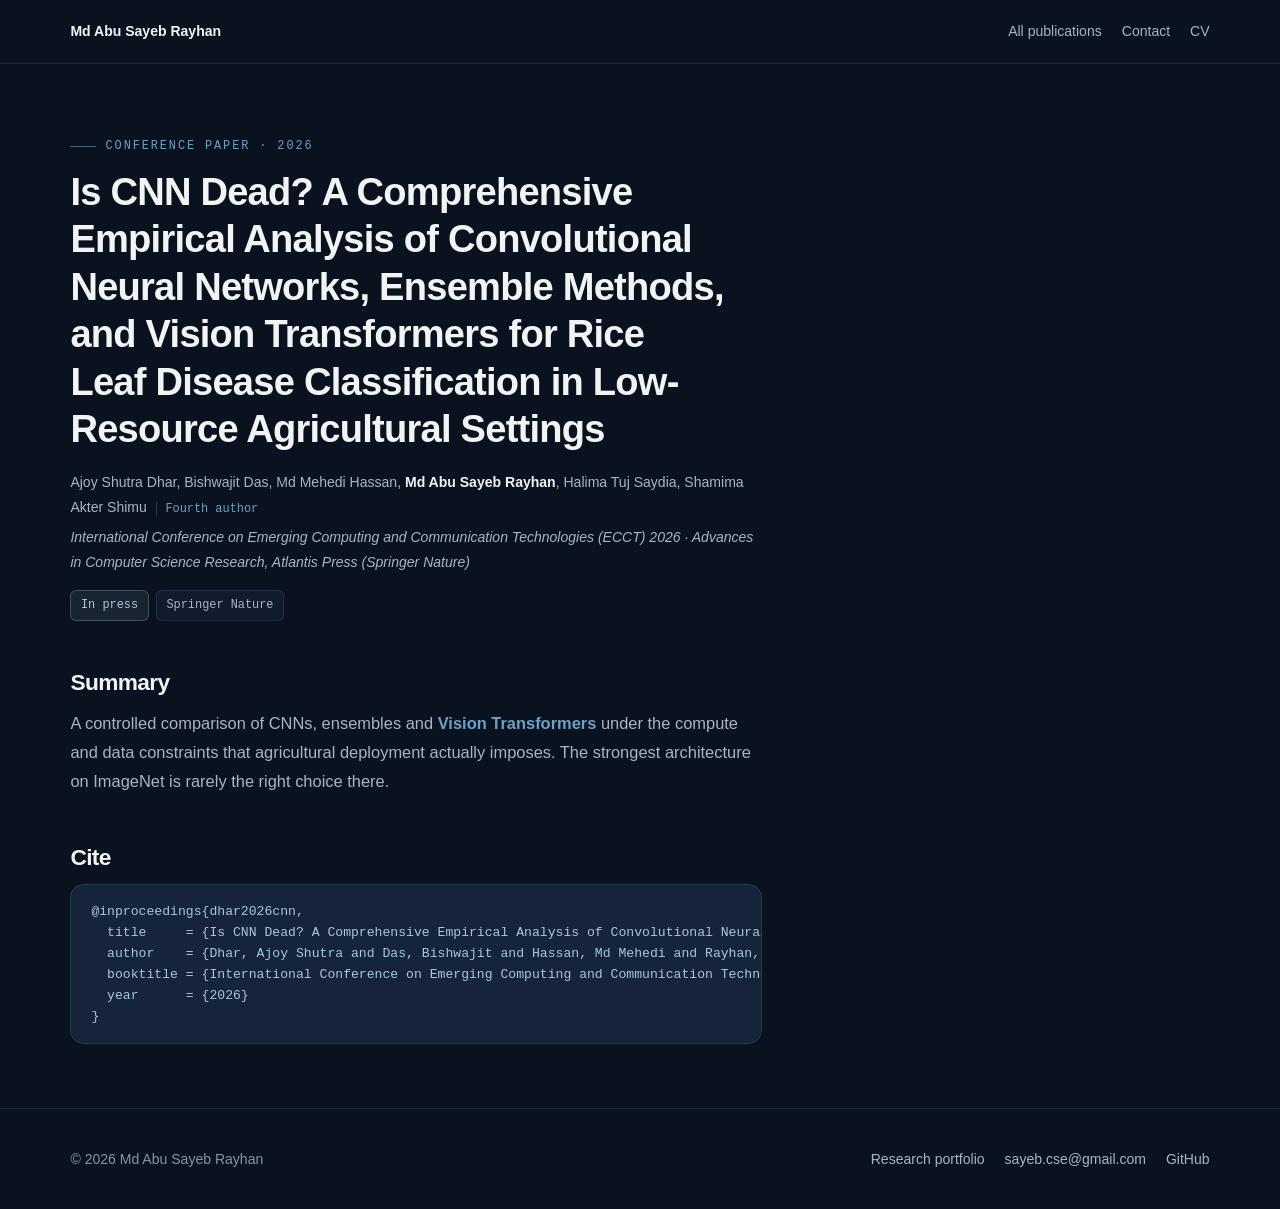
<file: papers/dhar2026cnn/index.html>
<!DOCTYPE html>
<html lang="en">
<head>
<meta charset="UTF-8">
<meta http-equiv="Content-Security-Policy" content="default-src 'self'; script-src 'self' 'sha256-G50p3OQJdzmNSHgmrckkRv9E5DVGNkEspwW0gLrWXBE='; style-src 'self' 'unsafe-inline' https://fonts.googleapis.com; font-src 'self' https://fonts.gstatic.com; img-src 'self' data: https://github.com https://avatars.githubusercontent.com; media-src 'self'; connect-src 'self'; object-src 'none'; base-uri 'self'; form-action 'self'; upgrade-insecure-requests">
<meta name="referrer" content="strict-origin-when-cross-origin">
<script>document.documentElement.className+=' js'</script>
<meta name="viewport" content="width=device-width, initial-scale=1, viewport-fit=cover">
<title>Is CNN Dead? A Comprehensive Empirical Analysis of Convolutional Neural Networks, Ensemble Methods, and Vision Transformers for Rice Leaf Disease Classification in Low-Resource Agricultural Settings | Md Abu Sayeb Rayhan</title>
<meta name="description" content="A controlled comparison of CNNs, ensembles and Vision Transformers under the compute and data constraints that agricultural deployment actually imposes. The strongest architecture on ImageNet is rarely the right choice there.">
<meta name="author" content="Md Abu Sayeb Rayhan">
<meta name="theme-color" content="#0A1220">
<link rel="canonical" href="https://abusayeb.github.io/papers/dhar2026cnn/">
<meta name="citation_title" content="Is CNN Dead? A Comprehensive Empirical Analysis of Convolutional Neural Networks, Ensemble Methods, and Vision Transformers for Rice Leaf Disease Classification in Low-Resource Agricultural Settings">
<meta name="citation_author" content="Ajoy Shutra Dhar">
<meta name="citation_author" content="Bishwajit Das">
<meta name="citation_author" content="Md Mehedi Hassan">
<meta name="citation_author" content="Md Abu Sayeb Rayhan">
<meta name="citation_author" content="Halima Tuj Saydia">
<meta name="citation_author" content="Shamima Akter Shimu">
<meta name="citation_publication_date" content="2026">
<meta name="citation_conference_title" content="International Conference on Emerging Computing and Communication Technologies (ECCT) 2026">
<meta name="citation_abstract_html_url" content="https://abusayeb.github.io/papers/dhar2026cnn/">
<meta property="og:type" content="article">
<meta property="og:site_name" content="Md Abu Sayeb Rayhan — Research">
<meta property="og:url" content="https://abusayeb.github.io/papers/dhar2026cnn/">
<meta property="og:title" content="Is CNN Dead? A Comprehensive Empirical Analysis of Convolutional Neural Networks, Ensemble Methods, and Vision Transformers for Rice Leaf Disease Classification in Low-Resource Agricultural Settings">
<meta property="og:description" content="A controlled comparison of CNNs, ensembles and Vision Transformers under the compute and data constraints that agricultural deployment actually imposes. The strongest architecture on ImageNet is rarely the right choice there.">
<meta property="og:image" content="https://abusayeb.github.io/photos.jpeg">
<meta name="twitter:card" content="summary_large_image">
<link rel="icon" href="../../assets/favicon-research.svg" type="image/svg+xml">
<link rel="preconnect" href="https://fonts.googleapis.com">
<link rel="preconnect" href="https://fonts.gstatic.com" crossorigin>
<link rel="stylesheet" href="https://fonts.googleapis.com/css2?family=Inter:wght@400;500;600;700;800&family=JetBrains+Mono:wght@400;500&display=swap">
<link rel="stylesheet" href="../../assets/base.css?v=46">
<style>
/* ---- Research identity: deep navy, academic blue and soft cyan on ivory
       text. Identical design language to the industry page — same type scale,
       spacing, components and motion — with a deliberately different, more
       academic colour system. ---- */
:root{
  --bg:#0A1220;
  --bg-2:#101B2D;
  --card:#16243A;
  --card-2:#1C2C46;
  --line:rgba(121,184,216,.14);
  --line-2:rgba(121,184,216,.26);

  --text:#F2F4F3;
  --muted:#A8B5C4;
  --dim:#8894A5;

  --accent:#6CA2C5;
  --accent-2:#79B8D8;
  --soft:#A8C7D8;
  --on-accent:#061018;
  --accent-dim:rgba(79,143,186,.15);
  --accent-line:rgba(121,184,216,.32);
  --glow:rgba(79,143,186,.30);

  /* Publication status colours: three distinguishable steps down from the
     accent, so status reads at a glance without a badge shouting for it. */
  --gold:#A8C7D8;
  --gold-dim:rgba(168,199,216,.10);
  --gold-line:rgba(168,199,216,.26);
  --warn:#7C8A9C;
  --warn-dim:rgba(124,138,156,.12);
  --warn-line:rgba(124,138,156,.30);

  --nav-h:66px;
  --nav-bg:rgba(10,18,32,.74);
  --nav-bg-solid:rgba(10,18,32,.95);
  --card-glass:rgba(22,36,58,.5);
  --portrait-wash:rgba(10,18,32,.55);

  --grad-name:linear-gradient(115deg,#4F8FBA 0%,#79B8D8 55%,#A8C7D8 100%);
  --grad-rail:linear-gradient(180deg,#4F8FBA,rgba(79,143,186,0));
  --grad-contact:linear-gradient(155deg,#101B2D 0%,#0A1220 60%);
  --hero-glow-1:rgba(79,143,186,.16);
  --hero-glow-2:rgba(121,184,216,.08);
  --viz-dot:#79B8D8;
  --viz-line:rgba(79,143,186,.42);
}
</style>
<style>
.paper-top{display:flex;gap:1.25rem;flex-wrap:wrap;align-items:center;padding-block:1.25rem;border-bottom:1px solid var(--line)}
.paper-top a{color:var(--muted);font-size:var(--t-sm)}
.paper-top a:hover{color:var(--accent)}
.paper-top .brand-mini{color:var(--text);font-weight:700;margin-right:auto}
.paper{max-width:52rem;padding-block:clamp(2rem,5vw,4rem)}
.paper h1{font-size:clamp(1.5rem,1.1rem + 1.6vw,2.4rem);line-height:1.25;letter-spacing:-.02em;margin:.75rem 0 1rem}
.paper h2{font-size:var(--t-h3);margin:clamp(2rem,4vw,3rem) 0 .9rem}
.paper p{color:var(--muted);line-height:1.75}
.paper .pub-meta,.paper .proj-foot{margin-top:1rem}
.paper .proj-foot{display:flex;flex-wrap:wrap;gap:1.25rem;border-top:0;padding-top:0}
.paper-fig,.paper-media{margin:clamp(1.75rem,3.5vw,2.5rem) 0 0;background:var(--card);border:1px solid var(--line);border-radius:var(--r-md);padding:clamp(.75rem,2vw,1.25rem)}
.paper-fig img{width:100%;height:auto;border-radius:6px;background:#fff}
.paper-media video{width:100%;max-height:80vh;border-radius:6px;background:#000}
.paper figcaption{color:var(--dim);font-size:var(--t-sm);line-height:1.6;margin-top:.75rem}
.paper-bib{background:var(--card);border:1px solid var(--line);border-radius:var(--r-md);padding:1rem 1.25rem;overflow-x:auto;font-family:var(--mono, 'JetBrains Mono', monospace);font-size:.82rem;line-height:1.6;color:var(--soft);white-space:pre}
.paper-note{border-left:2px solid var(--accent-line);padding-left:1rem}
</style>
</head>
<body data-page="paper">
<div class="shell paper-top">
  <a class="brand-mini" href="../../research/">Md Abu Sayeb Rayhan</a>
  <a href="../../research/#publications">All publications</a>
  <a href="../../research/#contact">Contact</a>
  <a href="../../abu_sayeb_rayhan_cv.pdf" target="_blank" rel="noopener">CV</a>
</div>
<main class="shell paper">
  <span class="eyebrow">Conference paper · 2026</span>
  <h1>Is CNN Dead? A Comprehensive Empirical Analysis of Convolutional Neural Networks, Ensemble Methods, and Vision Transformers for Rice Leaf Disease Classification in Low-Resource Agricultural Settings</h1>
  <p class="pub-authors">Ajoy Shutra Dhar, Bishwajit Das, Md Mehedi Hassan, <strong class="kw">Md Abu Sayeb Rayhan</strong>, Halima Tuj Saydia, Shamima Akter Shimu<span class="pub-role">Fourth author</span></p>
  <p class="pub-venue">International Conference on Emerging Computing and Communication Technologies (ECCT) 2026 · Advances in Computer Science Research, Atlantis Press (Springer Nature)</p>
  <div class="pub-meta"><span class="chip chip--gold">In press</span><span class="chip">Springer Nature</span></div>
  
  
  <h2>Summary</h2>
  <p>A controlled comparison of CNNs, ensembles and <strong class="kw">Vision Transformers</strong> under the compute and data constraints that agricultural deployment actually imposes. The strongest architecture on ImageNet is rarely the right choice there.</p>
  
  
  
  
  <h2>Cite</h2>
  <pre class="paper-bib" tabindex="0" role="region" aria-label="BibTeX citation">@inproceedings{dhar2026cnn,
  title     = {Is CNN Dead? A Comprehensive Empirical Analysis of Convolutional Neural Networks, Ensemble Methods, and Vision Transformers for Rice Leaf Disease Classification in Low-Resource Agricultural Settings},
  author    = {Dhar, Ajoy Shutra and Das, Bishwajit and Hassan, Md Mehedi and Rayhan, Md Abu Sayeb and Saydia, Halima Tuj and Shimu, Shamima Akter},
  booktitle = {International Conference on Emerging Computing and Communication Technologies (ECCT) 2026},
  year      = {2026}
}</pre>
</main>
<footer class="foot"><div class="shell foot-in"><span>© 2026 Md Abu Sayeb Rayhan</span>
  <nav aria-label="Footer"><a href="../../research/">Research portfolio</a><a href="mailto:sayeb.cse@gmail.com">sayeb.cse@gmail.com</a><a href="https://github.com/abusayeb" target="_blank" rel="noopener">GitHub</a></nav></div></footer>
</body>
</html>
</file>
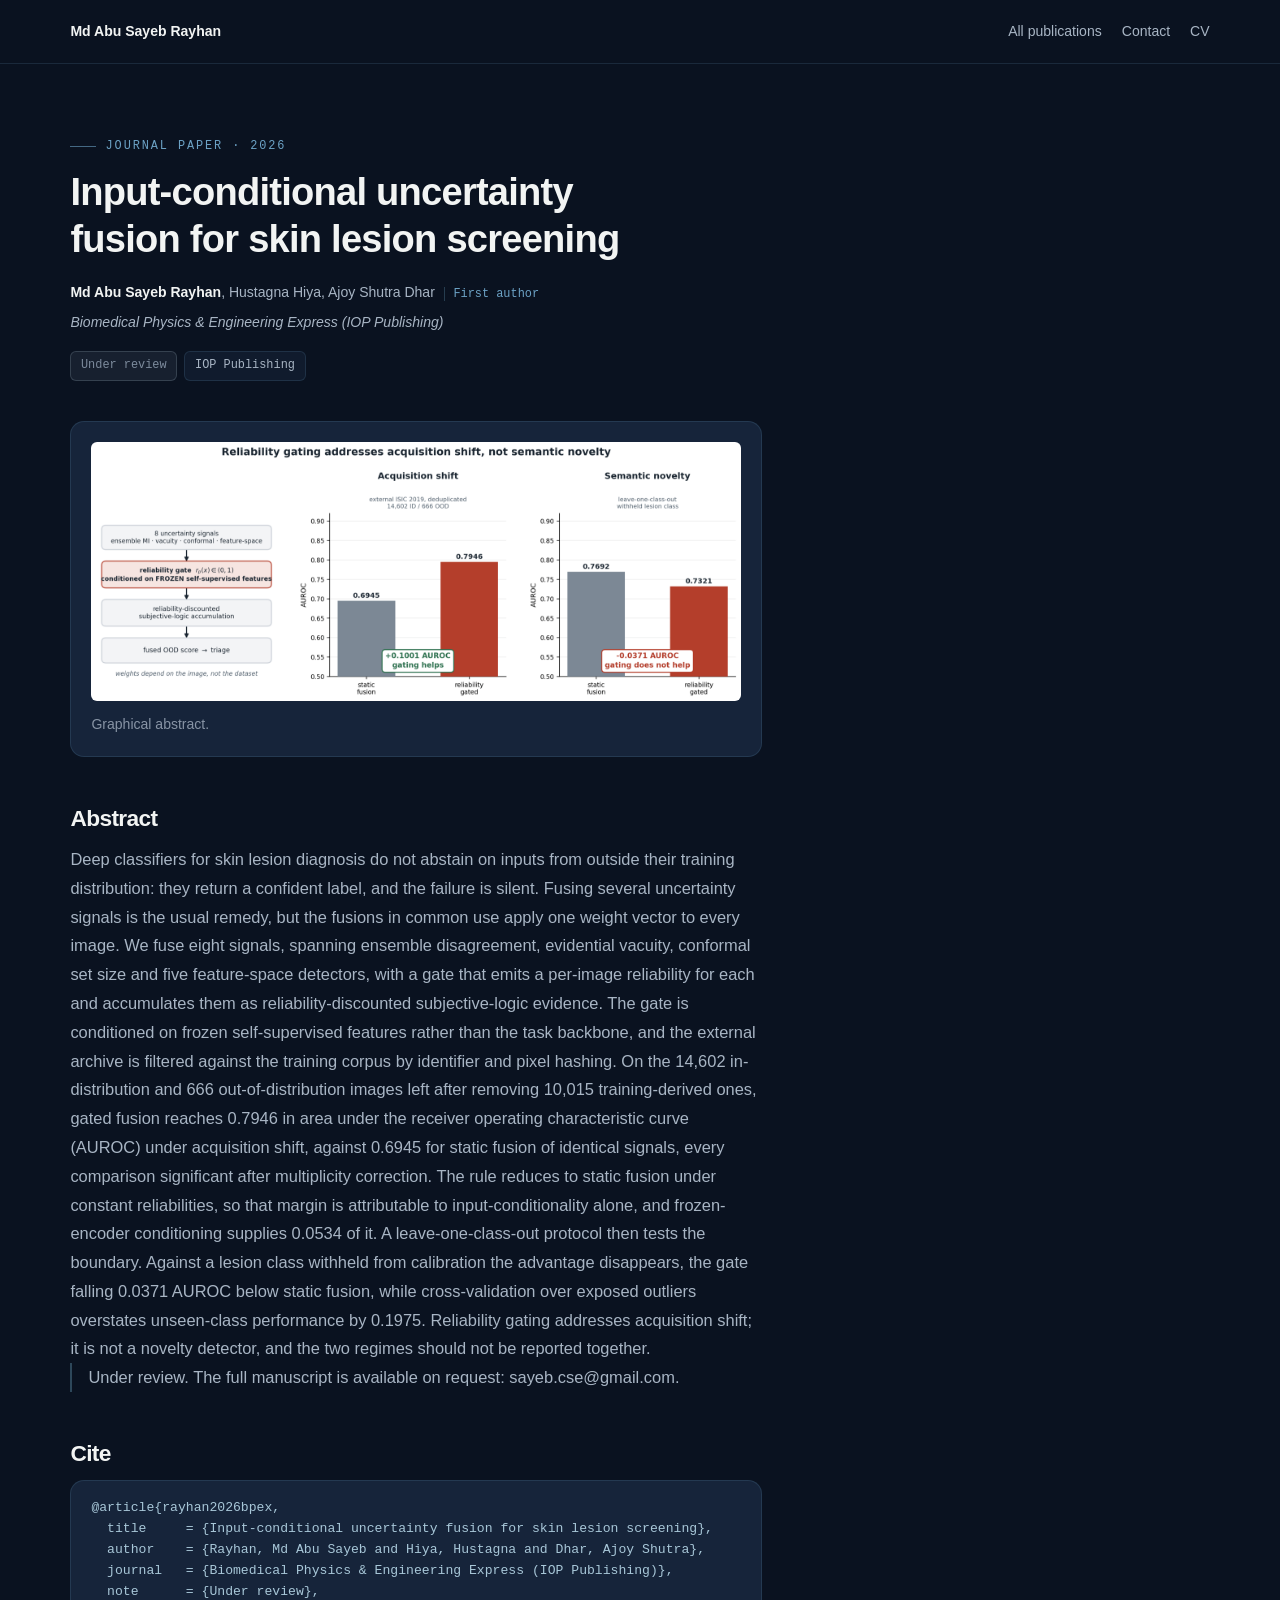
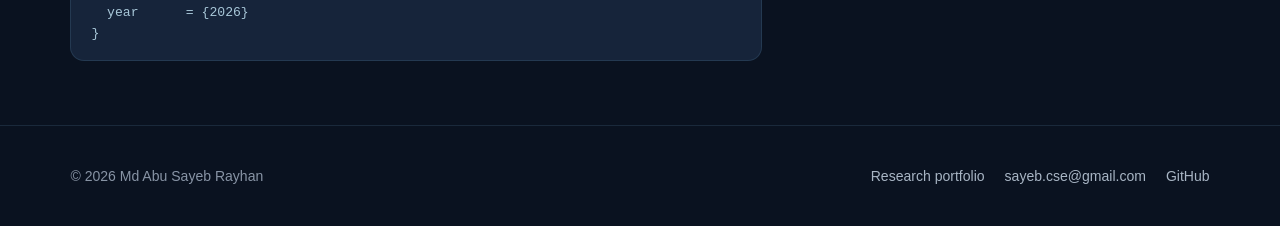
<file: papers/rayhan2026bpex/index.html>
<!DOCTYPE html>
<html lang="en">
<head>
<meta charset="UTF-8">
<meta http-equiv="Content-Security-Policy" content="default-src 'self'; script-src 'self' 'sha256-G50p3OQJdzmNSHgmrckkRv9E5DVGNkEspwW0gLrWXBE='; style-src 'self' 'unsafe-inline' https://fonts.googleapis.com; font-src 'self' https://fonts.gstatic.com; img-src 'self' data: https://github.com https://avatars.githubusercontent.com; media-src 'self'; connect-src 'self'; object-src 'none'; base-uri 'self'; form-action 'self'; upgrade-insecure-requests">
<meta name="referrer" content="strict-origin-when-cross-origin">
<script>document.documentElement.className+=' js'</script>
<meta name="viewport" content="width=device-width, initial-scale=1, viewport-fit=cover">
<title>Input-conditional uncertainty fusion for skin lesion screening | Md Abu Sayeb Rayhan</title>
<meta name="description" content="Deep classifiers for skin lesion diagnosis do not abstain on inputs from outside their training distribution: they return a confident label, and the failure is silent. Fusing several uncertainty signals is the usual remedy, but the fusions in common use apply one weight vector to every image. We fus">
<meta name="author" content="Md Abu Sayeb Rayhan">
<meta name="theme-color" content="#0A1220">
<link rel="canonical" href="https://abusayeb.github.io/papers/rayhan2026bpex/">

<meta property="og:type" content="article">
<meta property="og:site_name" content="Md Abu Sayeb Rayhan — Research">
<meta property="og:url" content="https://abusayeb.github.io/papers/rayhan2026bpex/">
<meta property="og:title" content="Input-conditional uncertainty fusion for skin lesion screening">
<meta property="og:description" content="Deep classifiers for skin lesion diagnosis do not abstain on inputs from outside their training distribution: they return a confident label, and the failure is silent. Fusing several uncertainty signals is the usual remedy, but the fusions in common use apply one weight vector to every image. We fus">
<meta property="og:image" content="https://abusayeb.github.io/papers/rayhan2026bpex/figure.png">
<meta name="twitter:card" content="summary_large_image">
<link rel="icon" href="../../assets/favicon-research.svg" type="image/svg+xml">
<link rel="preconnect" href="https://fonts.googleapis.com">
<link rel="preconnect" href="https://fonts.gstatic.com" crossorigin>
<link rel="stylesheet" href="https://fonts.googleapis.com/css2?family=Inter:wght@400;500;600;700;800&family=JetBrains+Mono:wght@400;500&display=swap">
<link rel="stylesheet" href="../../assets/base.css?v=46">
<style>
/* ---- Research identity: deep navy, academic blue and soft cyan on ivory
       text. Identical design language to the industry page — same type scale,
       spacing, components and motion — with a deliberately different, more
       academic colour system. ---- */
:root{
  --bg:#0A1220;
  --bg-2:#101B2D;
  --card:#16243A;
  --card-2:#1C2C46;
  --line:rgba(121,184,216,.14);
  --line-2:rgba(121,184,216,.26);

  --text:#F2F4F3;
  --muted:#A8B5C4;
  --dim:#8894A5;

  --accent:#6CA2C5;
  --accent-2:#79B8D8;
  --soft:#A8C7D8;
  --on-accent:#061018;
  --accent-dim:rgba(79,143,186,.15);
  --accent-line:rgba(121,184,216,.32);
  --glow:rgba(79,143,186,.30);

  /* Publication status colours: three distinguishable steps down from the
     accent, so status reads at a glance without a badge shouting for it. */
  --gold:#A8C7D8;
  --gold-dim:rgba(168,199,216,.10);
  --gold-line:rgba(168,199,216,.26);
  --warn:#7C8A9C;
  --warn-dim:rgba(124,138,156,.12);
  --warn-line:rgba(124,138,156,.30);

  --nav-h:66px;
  --nav-bg:rgba(10,18,32,.74);
  --nav-bg-solid:rgba(10,18,32,.95);
  --card-glass:rgba(22,36,58,.5);
  --portrait-wash:rgba(10,18,32,.55);

  --grad-name:linear-gradient(115deg,#4F8FBA 0%,#79B8D8 55%,#A8C7D8 100%);
  --grad-rail:linear-gradient(180deg,#4F8FBA,rgba(79,143,186,0));
  --grad-contact:linear-gradient(155deg,#101B2D 0%,#0A1220 60%);
  --hero-glow-1:rgba(79,143,186,.16);
  --hero-glow-2:rgba(121,184,216,.08);
  --viz-dot:#79B8D8;
  --viz-line:rgba(79,143,186,.42);
}
</style>
<style>
.paper-top{display:flex;gap:1.25rem;flex-wrap:wrap;align-items:center;padding-block:1.25rem;border-bottom:1px solid var(--line)}
.paper-top a{color:var(--muted);font-size:var(--t-sm)}
.paper-top a:hover{color:var(--accent)}
.paper-top .brand-mini{color:var(--text);font-weight:700;margin-right:auto}
.paper{max-width:52rem;padding-block:clamp(2rem,5vw,4rem)}
.paper h1{font-size:clamp(1.5rem,1.1rem + 1.6vw,2.4rem);line-height:1.25;letter-spacing:-.02em;margin:.75rem 0 1rem}
.paper h2{font-size:var(--t-h3);margin:clamp(2rem,4vw,3rem) 0 .9rem}
.paper p{color:var(--muted);line-height:1.75}
.paper .pub-meta,.paper .proj-foot{margin-top:1rem}
.paper .proj-foot{display:flex;flex-wrap:wrap;gap:1.25rem;border-top:0;padding-top:0}
.paper-fig,.paper-media{margin:clamp(1.75rem,3.5vw,2.5rem) 0 0;background:var(--card);border:1px solid var(--line);border-radius:var(--r-md);padding:clamp(.75rem,2vw,1.25rem)}
.paper-fig img{width:100%;height:auto;border-radius:6px;background:#fff}
.paper-media video{width:100%;max-height:80vh;border-radius:6px;background:#000}
.paper figcaption{color:var(--dim);font-size:var(--t-sm);line-height:1.6;margin-top:.75rem}
.paper-bib{background:var(--card);border:1px solid var(--line);border-radius:var(--r-md);padding:1rem 1.25rem;overflow-x:auto;font-family:var(--mono, 'JetBrains Mono', monospace);font-size:.82rem;line-height:1.6;color:var(--soft);white-space:pre}
.paper-note{border-left:2px solid var(--accent-line);padding-left:1rem}
</style>
</head>
<body data-page="paper">
<div class="shell paper-top">
  <a class="brand-mini" href="../../research/">Md Abu Sayeb Rayhan</a>
  <a href="../../research/#publications">All publications</a>
  <a href="../../research/#contact">Contact</a>
  <a href="../../abu_sayeb_rayhan_cv.pdf" target="_blank" rel="noopener">CV</a>
</div>
<main class="shell paper">
  <span class="eyebrow">Journal paper · 2026</span>
  <h1>Input-conditional uncertainty fusion for skin lesion screening</h1>
  <p class="pub-authors"><strong class="kw">Md Abu Sayeb Rayhan</strong>, Hustagna Hiya, Ajoy Shutra Dhar<span class="pub-role">First author</span></p>
  <p class="pub-venue">Biomedical Physics &amp; Engineering Express (IOP Publishing)</p>
  <div class="pub-meta"><span class="chip chip--warn">Under review</span><span class="chip">IOP Publishing</span></div>
  
  <figure class="paper-fig"><img src="figure.png" alt="Graphical abstract." loading="lazy"><figcaption>Graphical abstract.</figcaption></figure>
  <h2>Abstract</h2>
  <p>Deep classifiers for skin lesion diagnosis do not abstain on inputs from outside their training distribution: they return a confident label, and the failure is silent. Fusing several uncertainty signals is the usual remedy, but the fusions in common use apply one weight vector to every image. We fuse eight signals, spanning ensemble disagreement, evidential vacuity, conformal set size and five feature-space detectors, with a gate that emits a per-image reliability for each and accumulates them as reliability-discounted subjective-logic evidence. The gate is conditioned on frozen self-supervised features rather than the task backbone, and the external archive is filtered against the training corpus by identifier and pixel hashing. On the 14,602 in-distribution and 666 out-of-distribution images left after removing 10,015 training-derived ones, gated fusion reaches 0.7946 in area under the receiver operating characteristic curve (AUROC) under acquisition shift, against 0.6945 for static fusion of identical signals, every comparison significant after multiplicity correction. The rule reduces to static fusion under constant reliabilities, so that margin is attributable to input-conditionality alone, and frozen-encoder conditioning supplies 0.0534 of it. A leave-one-class-out protocol then tests the boundary. Against a lesion class withheld from calibration the advantage disappears, the gate falling 0.0371 AUROC below static fusion, while cross-validation over exposed outliers overstates unseen-class performance by 0.1975. Reliability gating addresses acquisition shift; it is not a novelty detector, and the two regimes should not be reported together.</p>
  <p class="paper-note">Under review. The full manuscript is available on request: <a href="mailto:sayeb.cse@gmail.com">sayeb.cse@gmail.com</a>.</p>
  
  
  
  <h2>Cite</h2>
  <pre class="paper-bib" tabindex="0" role="region" aria-label="BibTeX citation">@article{rayhan2026bpex,
  title     = {Input-conditional uncertainty fusion for skin lesion screening},
  author    = {Rayhan, Md Abu Sayeb and Hiya, Hustagna and Dhar, Ajoy Shutra},
  journal   = {Biomedical Physics &amp; Engineering Express (IOP Publishing)},
  note      = {Under review},
  year      = {2026}
}</pre>
</main>
<footer class="foot"><div class="shell foot-in"><span>© 2026 Md Abu Sayeb Rayhan</span>
  <nav aria-label="Footer"><a href="../../research/">Research portfolio</a><a href="mailto:sayeb.cse@gmail.com">sayeb.cse@gmail.com</a><a href="https://github.com/abusayeb" target="_blank" rel="noopener">GitHub</a></nav></div></footer>
</body>
</html>
</file>
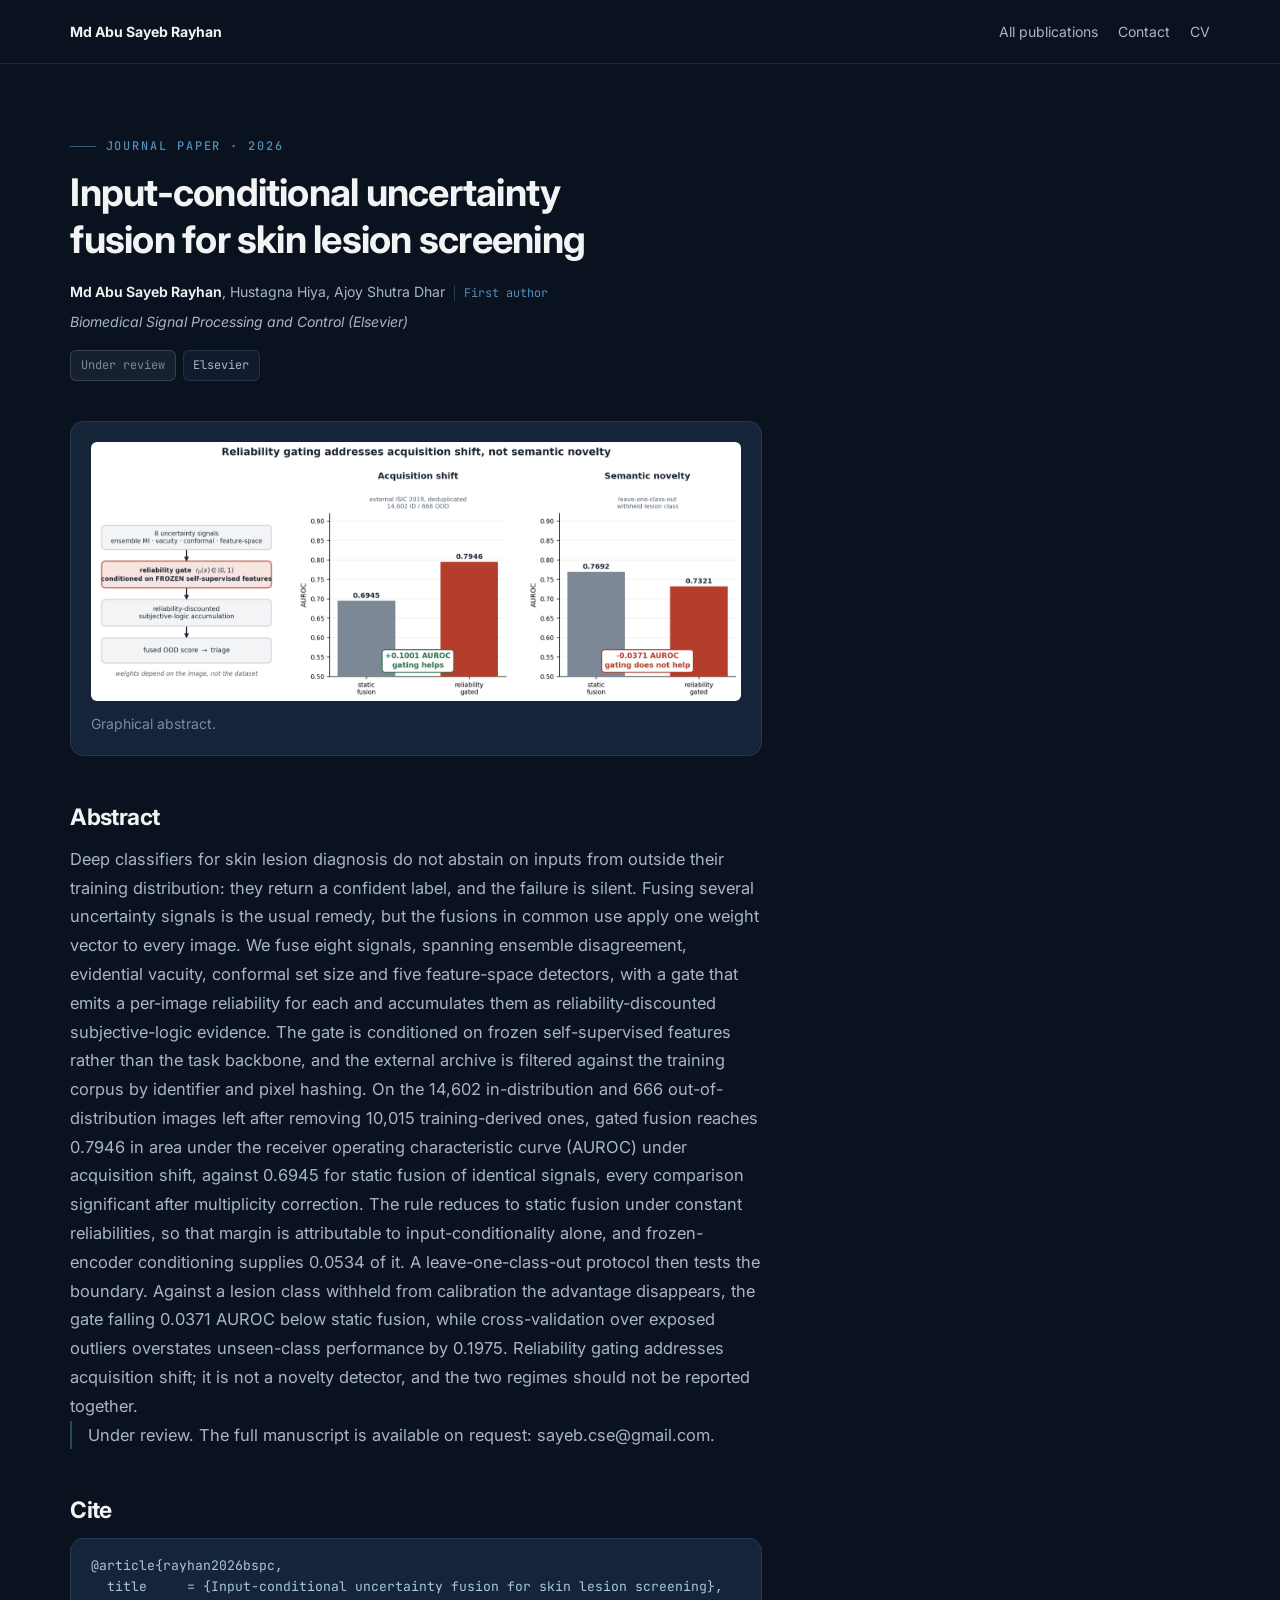
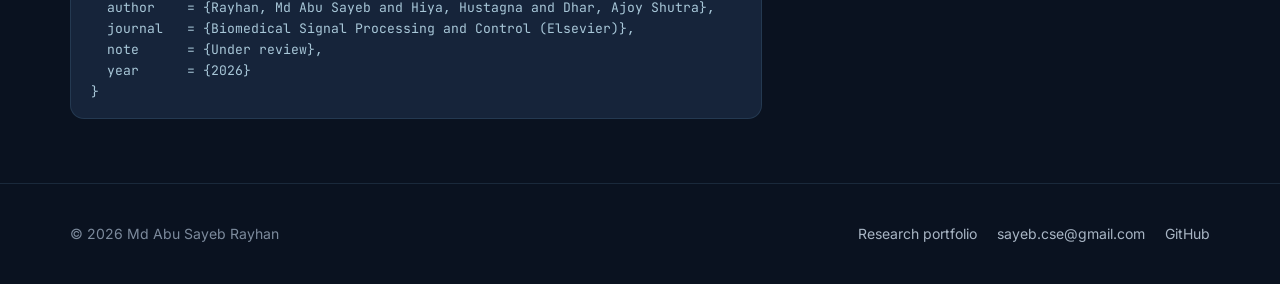
<file: papers/rayhan2026bspc/index.html>
<!DOCTYPE html>
<html lang="en">
<head>
<meta charset="UTF-8">
<script>document.documentElement.className+=' js'</script>
<meta name="viewport" content="width=device-width, initial-scale=1, viewport-fit=cover">
<title>Input-conditional uncertainty fusion for skin lesion screening | Md Abu Sayeb Rayhan</title>
<meta name="description" content="Deep classifiers for skin lesion diagnosis do not abstain on inputs from outside their training distribution: they return a confident label, and the failure is silent. Fusing several uncertainty signals is the usual remedy, but the fusions in common use apply one weight vector to every image. We fus">
<meta name="author" content="Md Abu Sayeb Rayhan">
<meta name="theme-color" content="#0A1220">
<link rel="canonical" href="https://abusayeb.github.io/papers/rayhan2026bspc/">

<meta property="og:type" content="article">
<meta property="og:site_name" content="Md Abu Sayeb Rayhan — Research">
<meta property="og:url" content="https://abusayeb.github.io/papers/rayhan2026bspc/">
<meta property="og:title" content="Input-conditional uncertainty fusion for skin lesion screening">
<meta property="og:description" content="Deep classifiers for skin lesion diagnosis do not abstain on inputs from outside their training distribution: they return a confident label, and the failure is silent. Fusing several uncertainty signals is the usual remedy, but the fusions in common use apply one weight vector to every image. We fus">
<meta property="og:image" content="https://abusayeb.github.io/papers/rayhan2026bspc/figure.png">
<meta name="twitter:card" content="summary_large_image">
<link rel="icon" href="../../assets/favicon-research.svg" type="image/svg+xml">
<link rel="preconnect" href="https://fonts.googleapis.com">
<link rel="preconnect" href="https://fonts.gstatic.com" crossorigin>
<link rel="stylesheet" href="https://fonts.googleapis.com/css2?family=Inter:wght@400;500;600;700;800&family=JetBrains+Mono:wght@400;500&display=swap">
<link rel="stylesheet" href="../../assets/base.css?v=45">
<style>
/* ---- Research identity: deep navy, academic blue and soft cyan on ivory
       text. Identical design language to the industry page — same type scale,
       spacing, components and motion — with a deliberately different, more
       academic colour system. ---- */
:root{
  --bg:#0A1220;
  --bg-2:#101B2D;
  --card:#16243A;
  --card-2:#1C2C46;
  --line:rgba(121,184,216,.14);
  --line-2:rgba(121,184,216,.26);

  --text:#F2F4F3;
  --muted:#A8B5C4;
  --dim:#7C8A9C;

  --accent:#4F8FBA;
  --accent-2:#79B8D8;
  --soft:#A8C7D8;
  --on-accent:#061018;
  --accent-dim:rgba(79,143,186,.15);
  --accent-line:rgba(121,184,216,.32);
  --glow:rgba(79,143,186,.30);

  /* Publication status colours: three distinguishable steps down from the
     accent, so status reads at a glance without a badge shouting for it. */
  --gold:#A8C7D8;
  --gold-dim:rgba(168,199,216,.10);
  --gold-line:rgba(168,199,216,.26);
  --warn:#7C8A9C;
  --warn-dim:rgba(124,138,156,.12);
  --warn-line:rgba(124,138,156,.30);

  --nav-h:66px;
  --nav-bg:rgba(10,18,32,.74);
  --nav-bg-solid:rgba(10,18,32,.95);
  --card-glass:rgba(22,36,58,.5);
  --portrait-wash:rgba(10,18,32,.55);

  --grad-name:linear-gradient(115deg,#4F8FBA 0%,#79B8D8 55%,#A8C7D8 100%);
  --grad-rail:linear-gradient(180deg,#4F8FBA,rgba(79,143,186,0));
  --grad-contact:linear-gradient(155deg,#101B2D 0%,#0A1220 60%);
  --hero-glow-1:rgba(79,143,186,.16);
  --hero-glow-2:rgba(121,184,216,.08);
  --viz-dot:#79B8D8;
  --viz-line:rgba(79,143,186,.42);
}
</style>
<style>
.paper-top{display:flex;gap:1.25rem;flex-wrap:wrap;align-items:center;padding-block:1.25rem;border-bottom:1px solid var(--line)}
.paper-top a{color:var(--muted);font-size:var(--t-sm)}
.paper-top a:hover{color:var(--accent)}
.paper-top .brand-mini{color:var(--text);font-weight:700;margin-right:auto}
.paper{max-width:52rem;padding-block:clamp(2rem,5vw,4rem)}
.paper h1{font-size:clamp(1.5rem,1.1rem + 1.6vw,2.4rem);line-height:1.25;letter-spacing:-.02em;margin:.75rem 0 1rem}
.paper h2{font-size:var(--t-h3);margin:clamp(2rem,4vw,3rem) 0 .9rem}
.paper p{color:var(--muted);line-height:1.75}
.paper .pub-meta,.paper .proj-foot{margin-top:1rem}
.paper .proj-foot{display:flex;flex-wrap:wrap;gap:1.25rem;border-top:0;padding-top:0}
.paper-fig,.paper-media{margin:clamp(1.75rem,3.5vw,2.5rem) 0 0;background:var(--card);border:1px solid var(--line);border-radius:var(--r-md);padding:clamp(.75rem,2vw,1.25rem)}
.paper-fig img{width:100%;height:auto;border-radius:6px;background:#fff}
.paper-media video{width:100%;max-height:80vh;border-radius:6px;background:#000}
.paper figcaption{color:var(--dim);font-size:var(--t-sm);line-height:1.6;margin-top:.75rem}
.paper-bib{background:var(--card);border:1px solid var(--line);border-radius:var(--r-md);padding:1rem 1.25rem;overflow-x:auto;font-family:var(--mono, 'JetBrains Mono', monospace);font-size:.82rem;line-height:1.6;color:var(--soft);white-space:pre}
.paper-note{border-left:2px solid var(--accent-line);padding-left:1rem}
</style>
</head>
<body data-page="paper">
<div class="shell paper-top">
  <a class="brand-mini" href="../../research/">Md Abu Sayeb Rayhan</a>
  <a href="../../research/#publications">All publications</a>
  <a href="../../research/#contact">Contact</a>
  <a href="../../abu_sayeb_rayhan_cv.pdf" target="_blank" rel="noopener">CV</a>
</div>
<main class="shell paper">
  <span class="eyebrow">Journal paper · 2026</span>
  <h1>Input-conditional uncertainty fusion for skin lesion screening</h1>
  <p class="pub-authors"><strong class="kw">Md Abu Sayeb Rayhan</strong>, Hustagna Hiya, Ajoy Shutra Dhar<span class="pub-role">First author</span></p>
  <p class="pub-venue">Biomedical Signal Processing and Control (Elsevier)</p>
  <div class="pub-meta"><span class="chip chip--warn">Under review</span><span class="chip">Elsevier</span></div>
  
  <figure class="paper-fig"><img src="figure.png" alt="Graphical abstract." loading="lazy"><figcaption>Graphical abstract.</figcaption></figure>
  <h2>Abstract</h2>
  <p>Deep classifiers for skin lesion diagnosis do not abstain on inputs from outside their training distribution: they return a confident label, and the failure is silent. Fusing several uncertainty signals is the usual remedy, but the fusions in common use apply one weight vector to every image. We fuse eight signals, spanning ensemble disagreement, evidential vacuity, conformal set size and five feature-space detectors, with a gate that emits a per-image reliability for each and accumulates them as reliability-discounted subjective-logic evidence. The gate is conditioned on frozen self-supervised features rather than the task backbone, and the external archive is filtered against the training corpus by identifier and pixel hashing. On the 14,602 in-distribution and 666 out-of-distribution images left after removing 10,015 training-derived ones, gated fusion reaches 0.7946 in area under the receiver operating characteristic curve (AUROC) under acquisition shift, against 0.6945 for static fusion of identical signals, every comparison significant after multiplicity correction. The rule reduces to static fusion under constant reliabilities, so that margin is attributable to input-conditionality alone, and frozen-encoder conditioning supplies 0.0534 of it. A leave-one-class-out protocol then tests the boundary. Against a lesion class withheld from calibration the advantage disappears, the gate falling 0.0371 AUROC below static fusion, while cross-validation over exposed outliers overstates unseen-class performance by 0.1975. Reliability gating addresses acquisition shift; it is not a novelty detector, and the two regimes should not be reported together.</p>
  <p class="paper-note">Under review. The full manuscript is available on request: <a href="mailto:sayeb.cse@gmail.com">sayeb.cse@gmail.com</a>.</p>
  
  
  
  <h2>Cite</h2>
  <pre class="paper-bib">@article{rayhan2026bspc,
  title     = {Input-conditional uncertainty fusion for skin lesion screening},
  author    = {Rayhan, Md Abu Sayeb and Hiya, Hustagna and Dhar, Ajoy Shutra},
  journal   = {Biomedical Signal Processing and Control (Elsevier)},
  note      = {Under review},
  year      = {2026}
}</pre>
</main>
<footer class="foot"><div class="shell foot-in"><span>© 2026 Md Abu Sayeb Rayhan</span>
  <nav aria-label="Footer"><a href="../../research/">Research portfolio</a><a href="mailto:sayeb.cse@gmail.com">sayeb.cse@gmail.com</a><a href="https://github.com/abusayeb" target="_blank" rel="noopener">GitHub</a></nav></div></footer>
</body>
</html>
</file>
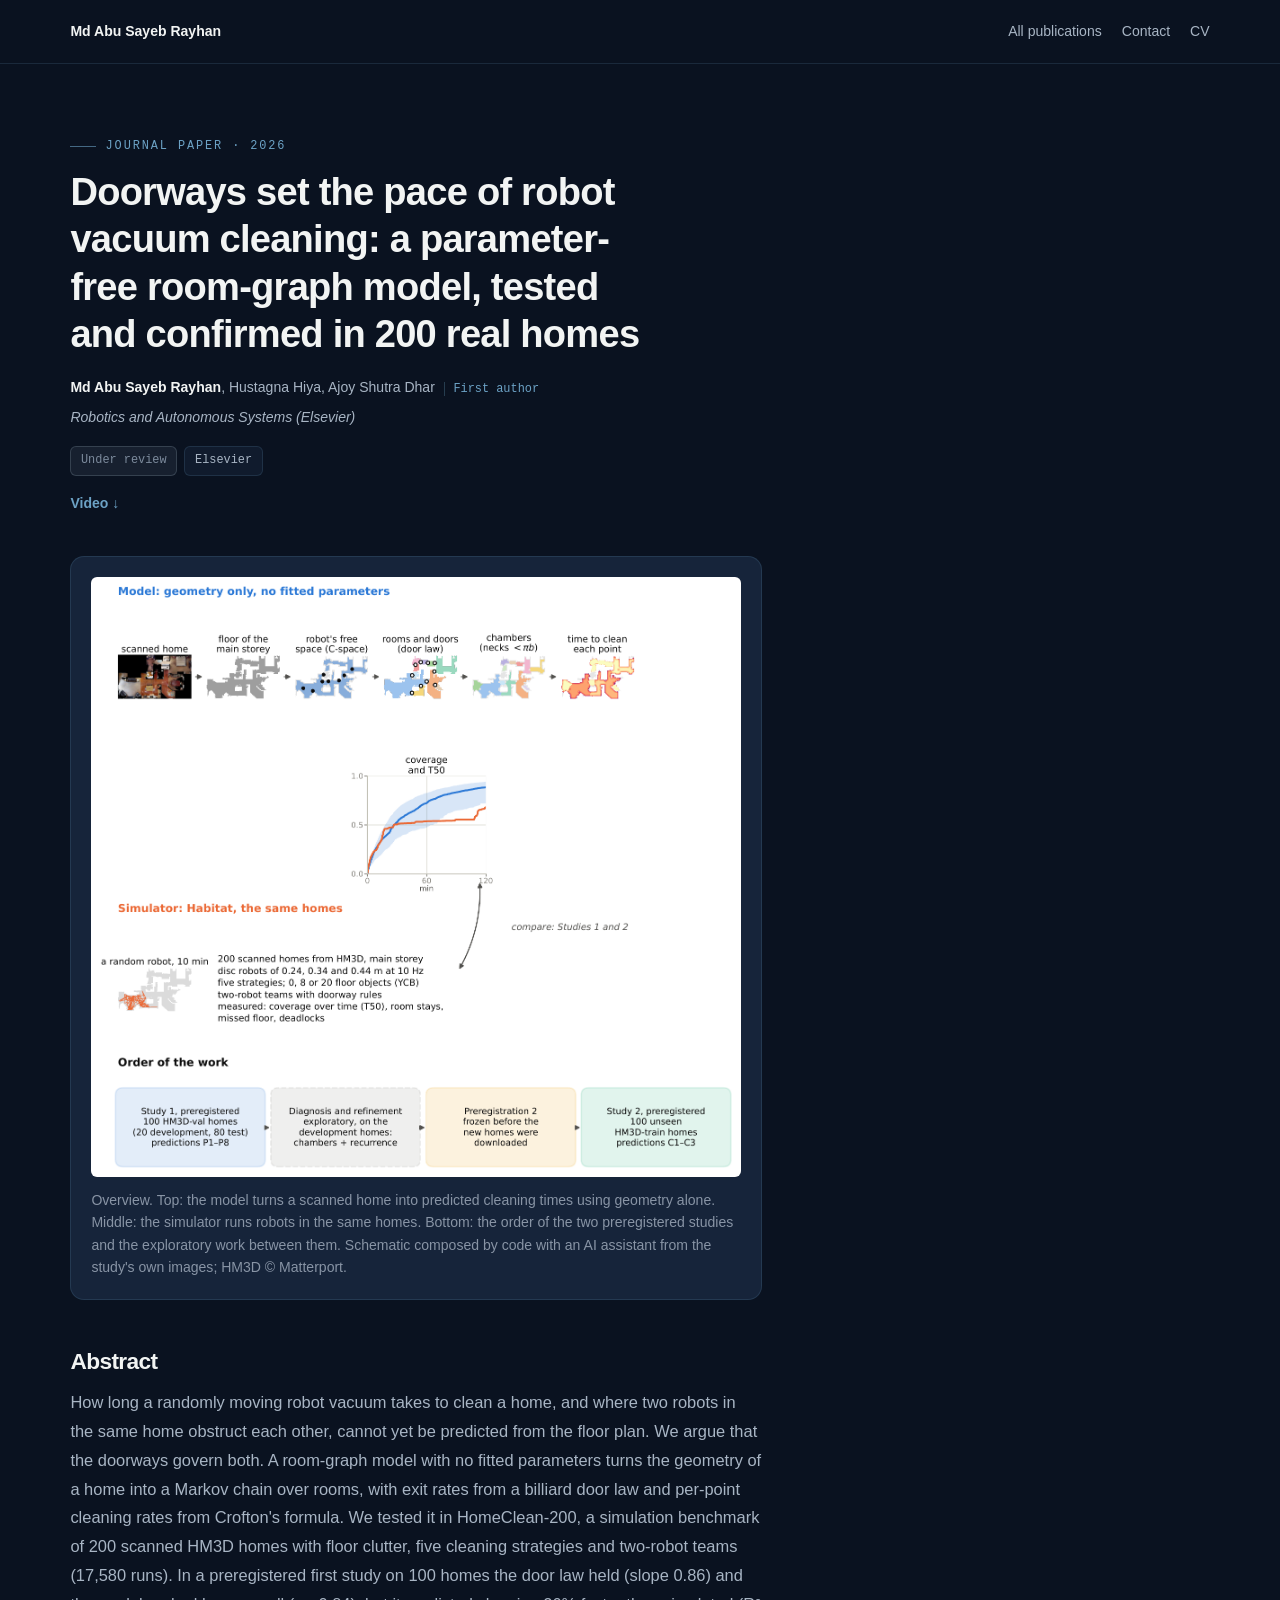
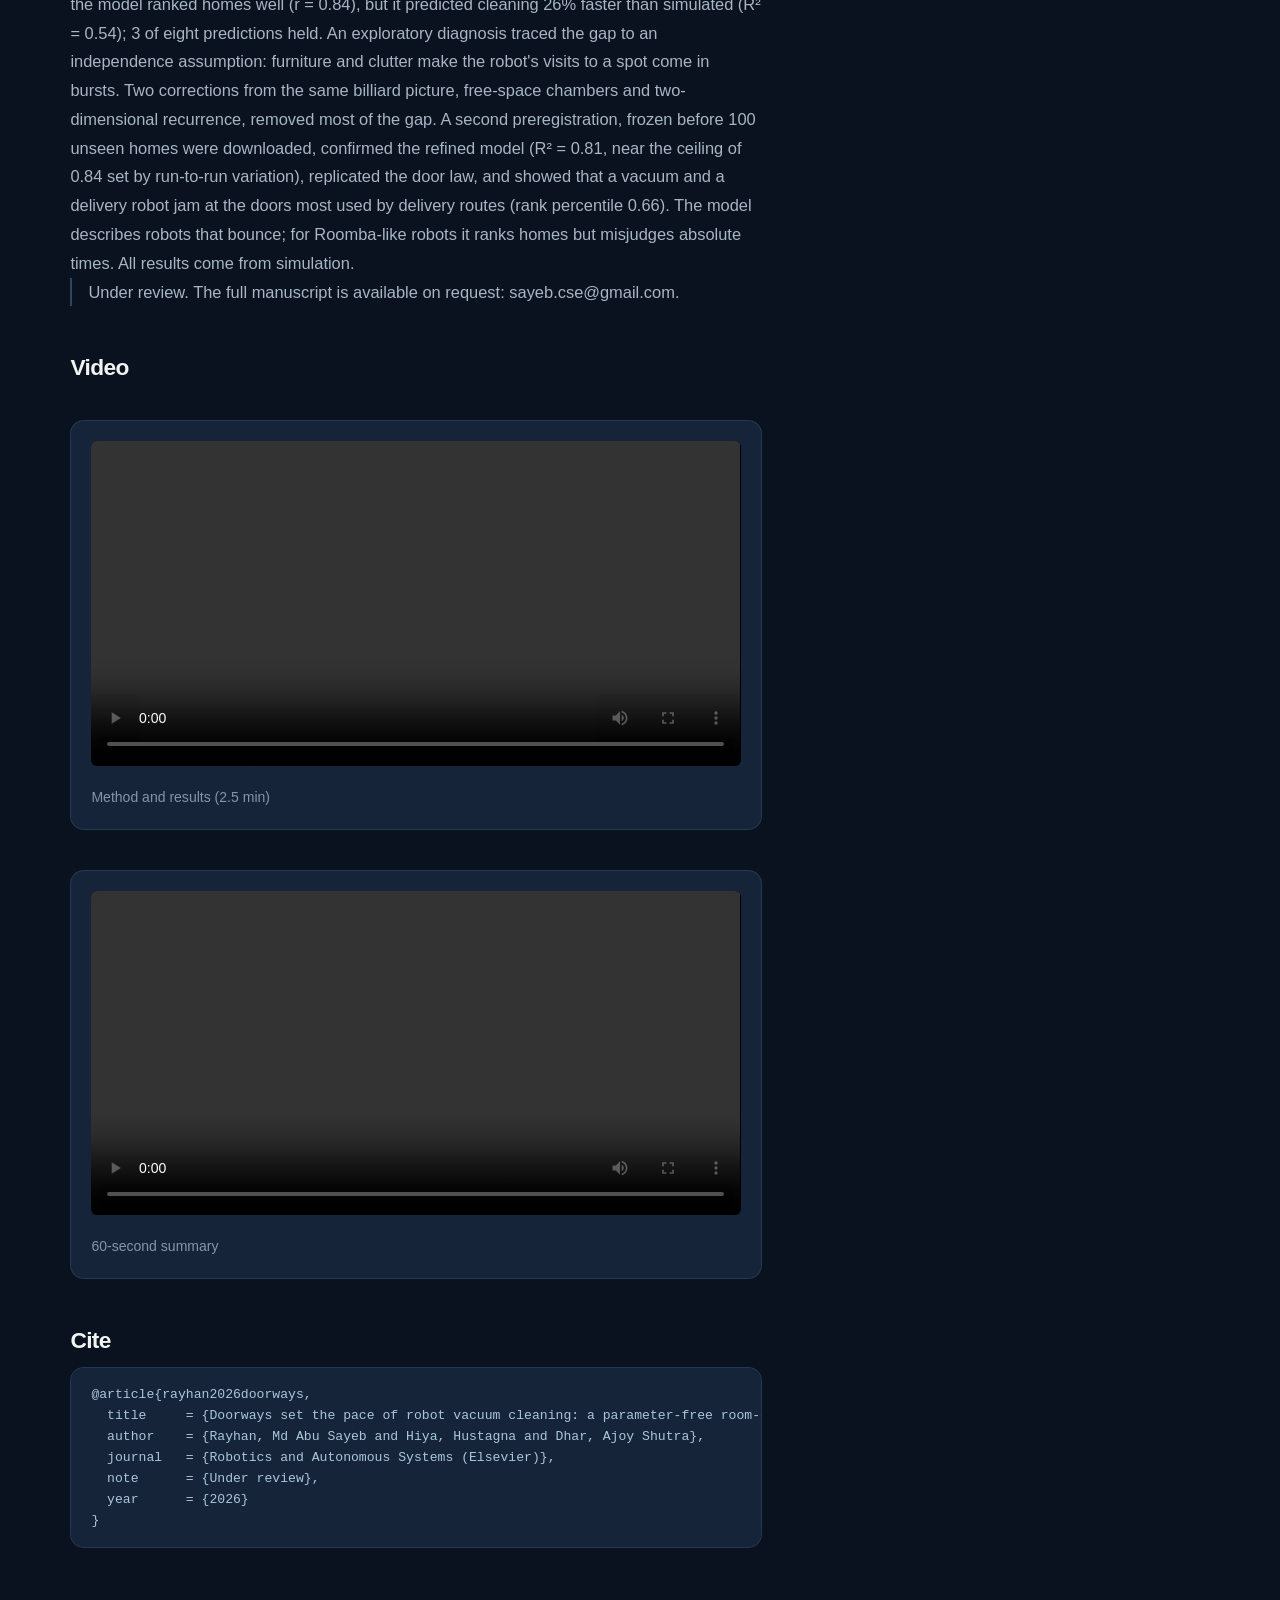
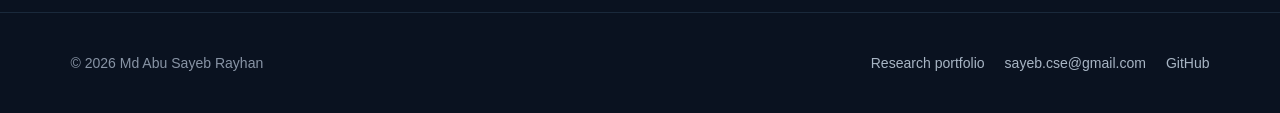
<file: papers/rayhan2026doorways/index.html>
<!DOCTYPE html>
<html lang="en">
<head>
<meta charset="UTF-8">
<meta http-equiv="Content-Security-Policy" content="default-src 'self'; script-src 'self' 'sha256-G50p3OQJdzmNSHgmrckkRv9E5DVGNkEspwW0gLrWXBE='; style-src 'self' 'unsafe-inline' https://fonts.googleapis.com; font-src 'self' https://fonts.gstatic.com; img-src 'self' data: https://github.com https://avatars.githubusercontent.com; media-src 'self'; connect-src 'self'; object-src 'none'; base-uri 'self'; form-action 'self'; upgrade-insecure-requests">
<meta name="referrer" content="strict-origin-when-cross-origin">
<script>document.documentElement.className+=' js'</script>
<meta name="viewport" content="width=device-width, initial-scale=1, viewport-fit=cover">
<title>Doorways set the pace of robot vacuum cleaning: a parameter-free room-graph model, tested and confirmed in 200 real homes | Md Abu Sayeb Rayhan</title>
<meta name="description" content="How long a randomly moving robot vacuum takes to clean a home, and where two robots in the same home obstruct each other, cannot yet be predicted from the floor plan. We argue that the doorways govern both. A room-graph model with no fitted parameters turns the geometry of a home into a Markov chain">
<meta name="author" content="Md Abu Sayeb Rayhan">
<meta name="theme-color" content="#0A1220">
<link rel="canonical" href="https://abusayeb.github.io/papers/rayhan2026doorways/">

<meta property="og:type" content="article">
<meta property="og:site_name" content="Md Abu Sayeb Rayhan — Research">
<meta property="og:url" content="https://abusayeb.github.io/papers/rayhan2026doorways/">
<meta property="og:title" content="Doorways set the pace of robot vacuum cleaning: a parameter-free room-graph model, tested and confirmed in 200 real homes">
<meta property="og:description" content="How long a randomly moving robot vacuum takes to clean a home, and where two robots in the same home obstruct each other, cannot yet be predicted from the floor plan. We argue that the doorways govern both. A room-graph model with no fitted parameters turns the geometry of a home into a Markov chain">
<meta property="og:image" content="https://abusayeb.github.io/papers/rayhan2026doorways/figure.png">
<meta name="twitter:card" content="summary_large_image">
<link rel="icon" href="../../assets/favicon-research.svg" type="image/svg+xml">
<link rel="preconnect" href="https://fonts.googleapis.com">
<link rel="preconnect" href="https://fonts.gstatic.com" crossorigin>
<link rel="stylesheet" href="https://fonts.googleapis.com/css2?family=Inter:wght@400;500;600;700;800&family=JetBrains+Mono:wght@400;500&display=swap">
<link rel="stylesheet" href="../../assets/base.css?v=46">
<style>
/* ---- Research identity: deep navy, academic blue and soft cyan on ivory
       text. Identical design language to the industry page — same type scale,
       spacing, components and motion — with a deliberately different, more
       academic colour system. ---- */
:root{
  --bg:#0A1220;
  --bg-2:#101B2D;
  --card:#16243A;
  --card-2:#1C2C46;
  --line:rgba(121,184,216,.14);
  --line-2:rgba(121,184,216,.26);

  --text:#F2F4F3;
  --muted:#A8B5C4;
  --dim:#8894A5;

  --accent:#6CA2C5;
  --accent-2:#79B8D8;
  --soft:#A8C7D8;
  --on-accent:#061018;
  --accent-dim:rgba(79,143,186,.15);
  --accent-line:rgba(121,184,216,.32);
  --glow:rgba(79,143,186,.30);

  /* Publication status colours: three distinguishable steps down from the
     accent, so status reads at a glance without a badge shouting for it. */
  --gold:#A8C7D8;
  --gold-dim:rgba(168,199,216,.10);
  --gold-line:rgba(168,199,216,.26);
  --warn:#7C8A9C;
  --warn-dim:rgba(124,138,156,.12);
  --warn-line:rgba(124,138,156,.30);

  --nav-h:66px;
  --nav-bg:rgba(10,18,32,.74);
  --nav-bg-solid:rgba(10,18,32,.95);
  --card-glass:rgba(22,36,58,.5);
  --portrait-wash:rgba(10,18,32,.55);

  --grad-name:linear-gradient(115deg,#4F8FBA 0%,#79B8D8 55%,#A8C7D8 100%);
  --grad-rail:linear-gradient(180deg,#4F8FBA,rgba(79,143,186,0));
  --grad-contact:linear-gradient(155deg,#101B2D 0%,#0A1220 60%);
  --hero-glow-1:rgba(79,143,186,.16);
  --hero-glow-2:rgba(121,184,216,.08);
  --viz-dot:#79B8D8;
  --viz-line:rgba(79,143,186,.42);
}
</style>
<style>
.paper-top{display:flex;gap:1.25rem;flex-wrap:wrap;align-items:center;padding-block:1.25rem;border-bottom:1px solid var(--line)}
.paper-top a{color:var(--muted);font-size:var(--t-sm)}
.paper-top a:hover{color:var(--accent)}
.paper-top .brand-mini{color:var(--text);font-weight:700;margin-right:auto}
.paper{max-width:52rem;padding-block:clamp(2rem,5vw,4rem)}
.paper h1{font-size:clamp(1.5rem,1.1rem + 1.6vw,2.4rem);line-height:1.25;letter-spacing:-.02em;margin:.75rem 0 1rem}
.paper h2{font-size:var(--t-h3);margin:clamp(2rem,4vw,3rem) 0 .9rem}
.paper p{color:var(--muted);line-height:1.75}
.paper .pub-meta,.paper .proj-foot{margin-top:1rem}
.paper .proj-foot{display:flex;flex-wrap:wrap;gap:1.25rem;border-top:0;padding-top:0}
.paper-fig,.paper-media{margin:clamp(1.75rem,3.5vw,2.5rem) 0 0;background:var(--card);border:1px solid var(--line);border-radius:var(--r-md);padding:clamp(.75rem,2vw,1.25rem)}
.paper-fig img{width:100%;height:auto;border-radius:6px;background:#fff}
.paper-media video{width:100%;max-height:80vh;border-radius:6px;background:#000}
.paper figcaption{color:var(--dim);font-size:var(--t-sm);line-height:1.6;margin-top:.75rem}
.paper-bib{background:var(--card);border:1px solid var(--line);border-radius:var(--r-md);padding:1rem 1.25rem;overflow-x:auto;font-family:var(--mono, 'JetBrains Mono', monospace);font-size:.82rem;line-height:1.6;color:var(--soft);white-space:pre}
.paper-note{border-left:2px solid var(--accent-line);padding-left:1rem}
</style>
</head>
<body data-page="paper">
<div class="shell paper-top">
  <a class="brand-mini" href="../../research/">Md Abu Sayeb Rayhan</a>
  <a href="../../research/#publications">All publications</a>
  <a href="../../research/#contact">Contact</a>
  <a href="../../abu_sayeb_rayhan_cv.pdf" target="_blank" rel="noopener">CV</a>
</div>
<main class="shell paper">
  <span class="eyebrow">Journal paper · 2026</span>
  <h1>Doorways set the pace of robot vacuum cleaning: a parameter-free room-graph model, tested and confirmed in 200 real homes</h1>
  <p class="pub-authors"><strong class="kw">Md Abu Sayeb Rayhan</strong>, Hustagna Hiya, Ajoy Shutra Dhar<span class="pub-role">First author</span></p>
  <p class="pub-venue">Robotics and Autonomous Systems (Elsevier)</p>
  <div class="pub-meta"><span class="chip chip--warn">Under review</span><span class="chip">Elsevier</span></div>
  <div class="proj-foot"><a class="btn-link" href="#video">Video ↓</a></div>
  <figure class="paper-fig"><img src="figure.png" alt="Overview. Top: the model turns a scanned home into predicted cleaning times using geometry alone. Middle: the simulator runs robots in the same homes. Bottom: the order of the two preregistered studies and the exploratory work between them. Schematic composed by code with an AI assistant from the study's own images; HM3D © Matterport." loading="lazy"><figcaption>Overview. Top: the model turns a scanned home into predicted cleaning times using geometry alone. Middle: the simulator runs robots in the same homes. Bottom: the order of the two preregistered studies and the exploratory work between them. Schematic composed by code with an AI assistant from the study's own images; HM3D © Matterport.</figcaption></figure>
  <h2>Abstract</h2>
  <p>How long a randomly moving robot vacuum takes to clean a home, and where two robots in the same home obstruct each other, cannot yet be predicted from the floor plan. We argue that the doorways govern both. A room-graph model with no fitted parameters turns the geometry of a home into a Markov chain over rooms, with exit rates from a billiard door law and per-point cleaning rates from Crofton's formula. We tested it in HomeClean-200, a simulation benchmark of 200 scanned HM3D homes with floor clutter, five cleaning strategies and two-robot teams (17,580 runs). In a preregistered first study on 100 homes the door law held (slope 0.86) and the model ranked homes well (r = 0.84), but it predicted cleaning 26% faster than simulated (R² = 0.54); 3 of eight predictions held. An exploratory diagnosis traced the gap to an independence assumption: furniture and clutter make the robot's visits to a spot come in bursts. Two corrections from the same billiard picture, free-space chambers and two-dimensional recurrence, removed most of the gap. A second preregistration, frozen before 100 unseen homes were downloaded, confirmed the refined model (R² = 0.81, near the ceiling of 0.84 set by run-to-run variation), replicated the door law, and showed that a vacuum and a delivery robot jam at the doors most used by delivery routes (rank percentile 0.66). The model describes robots that bounce; for Roomba-like robots it ranks homes but misjudges absolute times. All results come from simulation.</p>
  <p class="paper-note">Under review. The full manuscript is available on request: <a href="mailto:sayeb.cse@gmail.com">sayeb.cse@gmail.com</a>.</p>
  
  
  <h2 id="video">Video</h2><figure class="paper-media"><video controls preload="metadata" playsinline src="video.mp4"></video><figcaption>Method and results (2.5 min)</figcaption></figure><figure class="paper-media"><video controls preload="metadata" playsinline src="short.mp4"></video><figcaption>60-second summary</figcaption></figure>
  <h2>Cite</h2>
  <pre class="paper-bib" tabindex="0" role="region" aria-label="BibTeX citation">@article{rayhan2026doorways,
  title     = {Doorways set the pace of robot vacuum cleaning: a parameter-free room-graph model, tested and confirmed in 200 real homes},
  author    = {Rayhan, Md Abu Sayeb and Hiya, Hustagna and Dhar, Ajoy Shutra},
  journal   = {Robotics and Autonomous Systems (Elsevier)},
  note      = {Under review},
  year      = {2026}
}</pre>
</main>
<footer class="foot"><div class="shell foot-in"><span>© 2026 Md Abu Sayeb Rayhan</span>
  <nav aria-label="Footer"><a href="../../research/">Research portfolio</a><a href="mailto:sayeb.cse@gmail.com">sayeb.cse@gmail.com</a><a href="https://github.com/abusayeb" target="_blank" rel="noopener">GitHub</a></nav></div></footer>
</body>
</html>
</file>
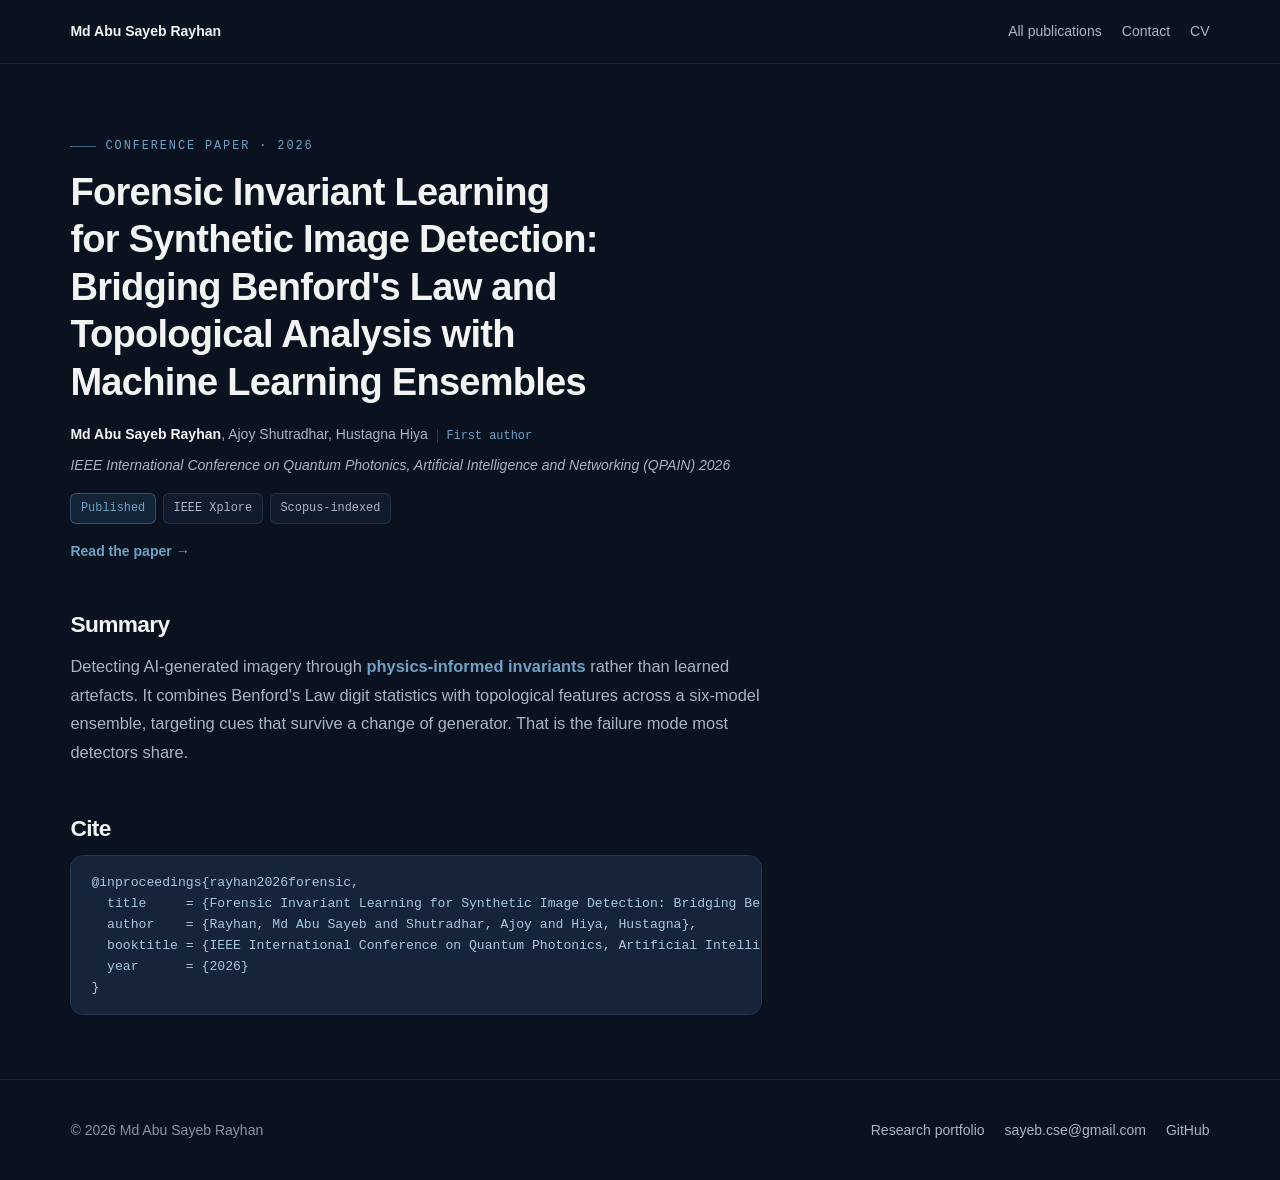
<file: papers/rayhan2026forensic/index.html>
<!DOCTYPE html>
<html lang="en">
<head>
<meta charset="UTF-8">
<meta http-equiv="Content-Security-Policy" content="default-src 'self'; script-src 'self' 'sha256-G50p3OQJdzmNSHgmrckkRv9E5DVGNkEspwW0gLrWXBE='; style-src 'self' 'unsafe-inline' https://fonts.googleapis.com; font-src 'self' https://fonts.gstatic.com; img-src 'self' data: https://github.com https://avatars.githubusercontent.com; media-src 'self'; connect-src 'self'; object-src 'none'; base-uri 'self'; form-action 'self'; upgrade-insecure-requests">
<meta name="referrer" content="strict-origin-when-cross-origin">
<script>document.documentElement.className+=' js'</script>
<meta name="viewport" content="width=device-width, initial-scale=1, viewport-fit=cover">
<title>Forensic Invariant Learning for Synthetic Image Detection: Bridging Benford's Law and Topological Analysis with Machine Learning Ensembles | Md Abu Sayeb Rayhan</title>
<meta name="description" content="Detecting AI-generated imagery through physics-informed invariants rather than learned artefacts. It combines Benford's Law digit statistics with topological features across a six-model ensemble, targeting cues that survive a change of generator. That is the failure mode most detectors share.">
<meta name="author" content="Md Abu Sayeb Rayhan">
<meta name="theme-color" content="#0A1220">
<link rel="canonical" href="https://abusayeb.github.io/papers/rayhan2026forensic/">
<meta name="citation_title" content="Forensic Invariant Learning for Synthetic Image Detection: Bridging Benford's Law and Topological Analysis with Machine Learning Ensembles">
<meta name="citation_author" content="Md Abu Sayeb Rayhan">
<meta name="citation_author" content="Ajoy Shutradhar">
<meta name="citation_author" content="Hustagna Hiya">
<meta name="citation_publication_date" content="2026">
<meta name="citation_conference_title" content="IEEE International Conference on Quantum Photonics, Artificial Intelligence and Networking (QPAIN) 2026">
<meta name="citation_abstract_html_url" content="https://abusayeb.github.io/papers/rayhan2026forensic/">
<meta property="og:type" content="article">
<meta property="og:site_name" content="Md Abu Sayeb Rayhan — Research">
<meta property="og:url" content="https://abusayeb.github.io/papers/rayhan2026forensic/">
<meta property="og:title" content="Forensic Invariant Learning for Synthetic Image Detection: Bridging Benford's Law and Topological Analysis with Machine Learning Ensembles">
<meta property="og:description" content="Detecting AI-generated imagery through physics-informed invariants rather than learned artefacts. It combines Benford's Law digit statistics with topological features across a six-model ensemble, targeting cues that survive a change of generator. That is the failure mode most detectors share.">
<meta property="og:image" content="https://abusayeb.github.io/photos.jpeg">
<meta name="twitter:card" content="summary_large_image">
<link rel="icon" href="../../assets/favicon-research.svg" type="image/svg+xml">
<link rel="preconnect" href="https://fonts.googleapis.com">
<link rel="preconnect" href="https://fonts.gstatic.com" crossorigin>
<link rel="stylesheet" href="https://fonts.googleapis.com/css2?family=Inter:wght@400;500;600;700;800&family=JetBrains+Mono:wght@400;500&display=swap">
<link rel="stylesheet" href="../../assets/base.css?v=46">
<style>
/* ---- Research identity: deep navy, academic blue and soft cyan on ivory
       text. Identical design language to the industry page — same type scale,
       spacing, components and motion — with a deliberately different, more
       academic colour system. ---- */
:root{
  --bg:#0A1220;
  --bg-2:#101B2D;
  --card:#16243A;
  --card-2:#1C2C46;
  --line:rgba(121,184,216,.14);
  --line-2:rgba(121,184,216,.26);

  --text:#F2F4F3;
  --muted:#A8B5C4;
  --dim:#8894A5;

  --accent:#6CA2C5;
  --accent-2:#79B8D8;
  --soft:#A8C7D8;
  --on-accent:#061018;
  --accent-dim:rgba(79,143,186,.15);
  --accent-line:rgba(121,184,216,.32);
  --glow:rgba(79,143,186,.30);

  /* Publication status colours: three distinguishable steps down from the
     accent, so status reads at a glance without a badge shouting for it. */
  --gold:#A8C7D8;
  --gold-dim:rgba(168,199,216,.10);
  --gold-line:rgba(168,199,216,.26);
  --warn:#7C8A9C;
  --warn-dim:rgba(124,138,156,.12);
  --warn-line:rgba(124,138,156,.30);

  --nav-h:66px;
  --nav-bg:rgba(10,18,32,.74);
  --nav-bg-solid:rgba(10,18,32,.95);
  --card-glass:rgba(22,36,58,.5);
  --portrait-wash:rgba(10,18,32,.55);

  --grad-name:linear-gradient(115deg,#4F8FBA 0%,#79B8D8 55%,#A8C7D8 100%);
  --grad-rail:linear-gradient(180deg,#4F8FBA,rgba(79,143,186,0));
  --grad-contact:linear-gradient(155deg,#101B2D 0%,#0A1220 60%);
  --hero-glow-1:rgba(79,143,186,.16);
  --hero-glow-2:rgba(121,184,216,.08);
  --viz-dot:#79B8D8;
  --viz-line:rgba(79,143,186,.42);
}
</style>
<style>
.paper-top{display:flex;gap:1.25rem;flex-wrap:wrap;align-items:center;padding-block:1.25rem;border-bottom:1px solid var(--line)}
.paper-top a{color:var(--muted);font-size:var(--t-sm)}
.paper-top a:hover{color:var(--accent)}
.paper-top .brand-mini{color:var(--text);font-weight:700;margin-right:auto}
.paper{max-width:52rem;padding-block:clamp(2rem,5vw,4rem)}
.paper h1{font-size:clamp(1.5rem,1.1rem + 1.6vw,2.4rem);line-height:1.25;letter-spacing:-.02em;margin:.75rem 0 1rem}
.paper h2{font-size:var(--t-h3);margin:clamp(2rem,4vw,3rem) 0 .9rem}
.paper p{color:var(--muted);line-height:1.75}
.paper .pub-meta,.paper .proj-foot{margin-top:1rem}
.paper .proj-foot{display:flex;flex-wrap:wrap;gap:1.25rem;border-top:0;padding-top:0}
.paper-fig,.paper-media{margin:clamp(1.75rem,3.5vw,2.5rem) 0 0;background:var(--card);border:1px solid var(--line);border-radius:var(--r-md);padding:clamp(.75rem,2vw,1.25rem)}
.paper-fig img{width:100%;height:auto;border-radius:6px;background:#fff}
.paper-media video{width:100%;max-height:80vh;border-radius:6px;background:#000}
.paper figcaption{color:var(--dim);font-size:var(--t-sm);line-height:1.6;margin-top:.75rem}
.paper-bib{background:var(--card);border:1px solid var(--line);border-radius:var(--r-md);padding:1rem 1.25rem;overflow-x:auto;font-family:var(--mono, 'JetBrains Mono', monospace);font-size:.82rem;line-height:1.6;color:var(--soft);white-space:pre}
.paper-note{border-left:2px solid var(--accent-line);padding-left:1rem}
</style>
</head>
<body data-page="paper">
<div class="shell paper-top">
  <a class="brand-mini" href="../../research/">Md Abu Sayeb Rayhan</a>
  <a href="../../research/#publications">All publications</a>
  <a href="../../research/#contact">Contact</a>
  <a href="../../abu_sayeb_rayhan_cv.pdf" target="_blank" rel="noopener">CV</a>
</div>
<main class="shell paper">
  <span class="eyebrow">Conference paper · 2026</span>
  <h1>Forensic Invariant Learning for Synthetic Image Detection: Bridging Benford's Law and Topological Analysis with Machine Learning Ensembles</h1>
  <p class="pub-authors"><strong class="kw">Md Abu Sayeb Rayhan</strong>, Ajoy Shutradhar, Hustagna Hiya<span class="pub-role">First author</span></p>
  <p class="pub-venue">IEEE International Conference on Quantum Photonics, Artificial Intelligence and Networking (QPAIN) 2026</p>
  <div class="pub-meta"><span class="chip chip--accent">Published</span><span class="chip">IEEE Xplore</span><span class="chip">Scopus-indexed</span></div>
  <div class="proj-foot"><a class="btn-link" href="https://ieeexplore.ieee.org/document/11546484" target="_blank" rel="noopener noreferrer">Read the paper →</a></div>
  
  <h2>Summary</h2>
  <p>Detecting AI-generated imagery through <strong class="kw">physics-informed invariants</strong> rather than learned artefacts. It combines Benford's Law digit statistics with topological features across a six-model ensemble, targeting cues that survive a change of generator. That is the failure mode most detectors share.</p>
  
  
  
  
  <h2>Cite</h2>
  <pre class="paper-bib" tabindex="0" role="region" aria-label="BibTeX citation">@inproceedings{rayhan2026forensic,
  title     = {Forensic Invariant Learning for Synthetic Image Detection: Bridging Benford's Law and Topological Analysis with Machine Learning Ensembles},
  author    = {Rayhan, Md Abu Sayeb and Shutradhar, Ajoy and Hiya, Hustagna},
  booktitle = {IEEE International Conference on Quantum Photonics, Artificial Intelligence and Networking (QPAIN) 2026},
  year      = {2026}
}</pre>
</main>
<footer class="foot"><div class="shell foot-in"><span>© 2026 Md Abu Sayeb Rayhan</span>
  <nav aria-label="Footer"><a href="../../research/">Research portfolio</a><a href="mailto:sayeb.cse@gmail.com">sayeb.cse@gmail.com</a><a href="https://github.com/abusayeb" target="_blank" rel="noopener">GitHub</a></nav></div></footer>
</body>
</html>
</file>
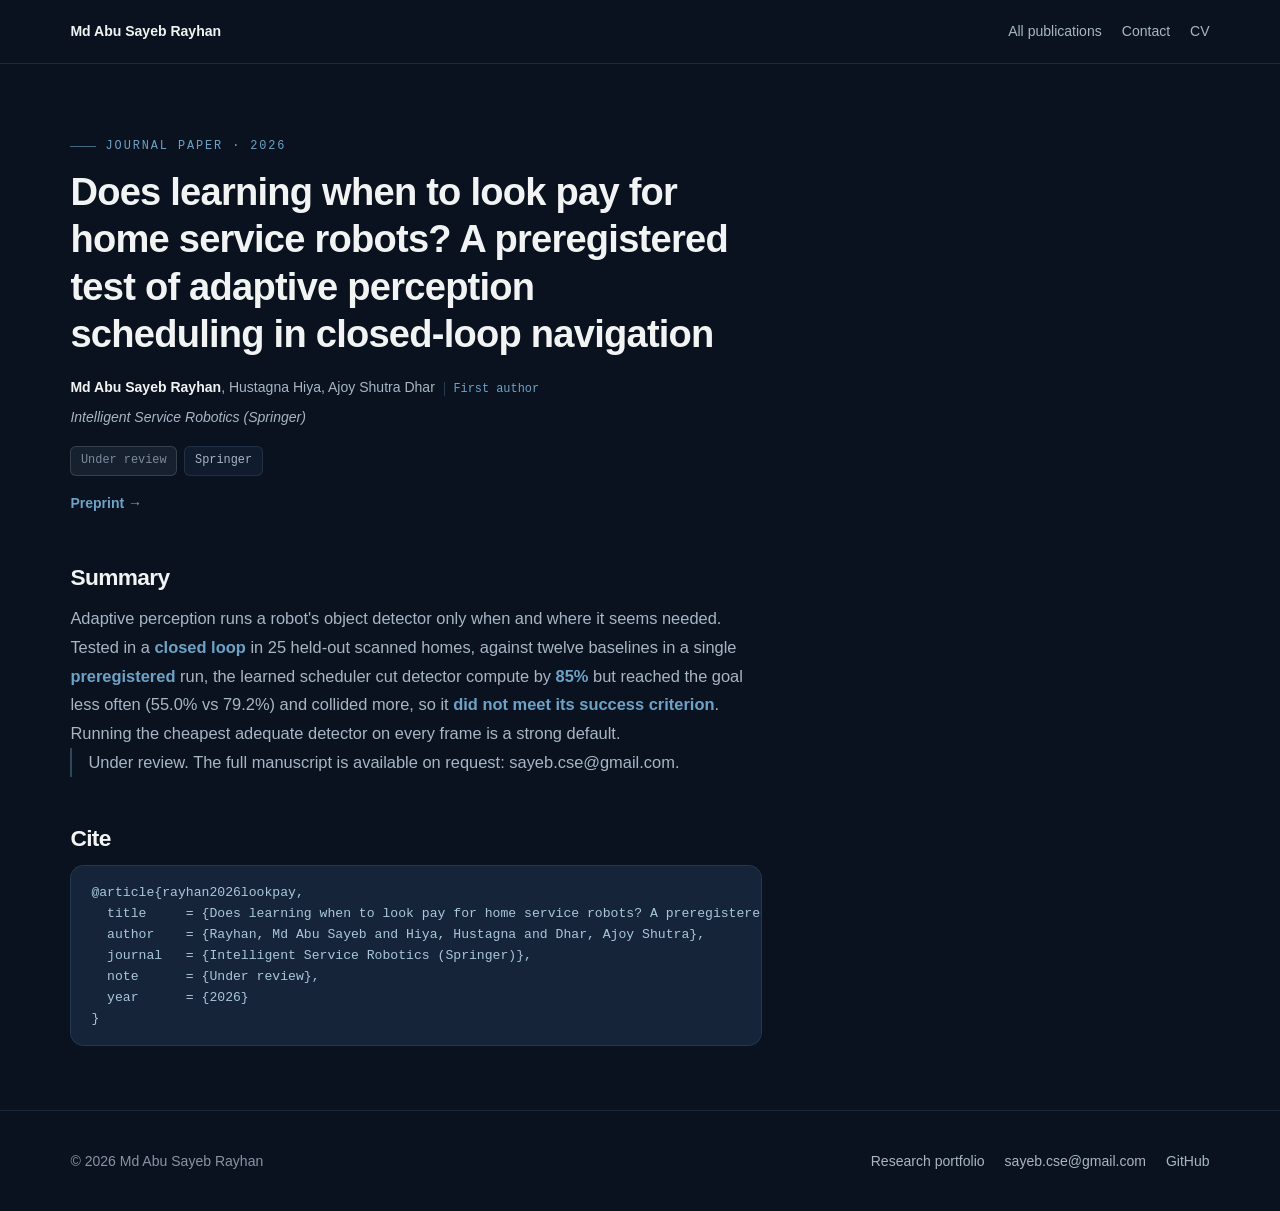
<file: papers/rayhan2026lookpay/index.html>
<!DOCTYPE html>
<html lang="en">
<head>
<meta charset="UTF-8">
<meta http-equiv="Content-Security-Policy" content="default-src 'self'; script-src 'self' 'sha256-G50p3OQJdzmNSHgmrckkRv9E5DVGNkEspwW0gLrWXBE='; style-src 'self' 'unsafe-inline' https://fonts.googleapis.com; font-src 'self' https://fonts.gstatic.com; img-src 'self' data: https://github.com https://avatars.githubusercontent.com; media-src 'self'; connect-src 'self'; object-src 'none'; base-uri 'self'; form-action 'self'; upgrade-insecure-requests">
<meta name="referrer" content="strict-origin-when-cross-origin">
<script>document.documentElement.className+=' js'</script>
<meta name="viewport" content="width=device-width, initial-scale=1, viewport-fit=cover">
<title>Does learning when to look pay for home service robots? A preregistered test of adaptive perception scheduling in closed-loop navigation | Md Abu Sayeb Rayhan</title>
<meta name="description" content="Adaptive perception runs a robot's object detector only when and where it seems needed. Tested in a closed loop in 25 held-out scanned homes, against twelve baselines in a single preregistered run, the learned scheduler cut detector compute by 85% but reached the goal less often (55.0% vs 79.2%) and">
<meta name="author" content="Md Abu Sayeb Rayhan">
<meta name="theme-color" content="#0A1220">
<link rel="canonical" href="https://abusayeb.github.io/papers/rayhan2026lookpay/">

<meta property="og:type" content="article">
<meta property="og:site_name" content="Md Abu Sayeb Rayhan — Research">
<meta property="og:url" content="https://abusayeb.github.io/papers/rayhan2026lookpay/">
<meta property="og:title" content="Does learning when to look pay for home service robots? A preregistered test of adaptive perception scheduling in closed-loop navigation">
<meta property="og:description" content="Adaptive perception runs a robot's object detector only when and where it seems needed. Tested in a closed loop in 25 held-out scanned homes, against twelve baselines in a single preregistered run, the learned scheduler cut detector compute by 85% but reached the goal less often (55.0% vs 79.2%) and">
<meta property="og:image" content="https://abusayeb.github.io/photos.jpeg">
<meta name="twitter:card" content="summary_large_image">
<link rel="icon" href="../../assets/favicon-research.svg" type="image/svg+xml">
<link rel="preconnect" href="https://fonts.googleapis.com">
<link rel="preconnect" href="https://fonts.gstatic.com" crossorigin>
<link rel="stylesheet" href="https://fonts.googleapis.com/css2?family=Inter:wght@400;500;600;700;800&family=JetBrains+Mono:wght@400;500&display=swap">
<link rel="stylesheet" href="../../assets/base.css?v=46">
<style>
/* ---- Research identity: deep navy, academic blue and soft cyan on ivory
       text. Identical design language to the industry page — same type scale,
       spacing, components and motion — with a deliberately different, more
       academic colour system. ---- */
:root{
  --bg:#0A1220;
  --bg-2:#101B2D;
  --card:#16243A;
  --card-2:#1C2C46;
  --line:rgba(121,184,216,.14);
  --line-2:rgba(121,184,216,.26);

  --text:#F2F4F3;
  --muted:#A8B5C4;
  --dim:#8894A5;

  --accent:#6CA2C5;
  --accent-2:#79B8D8;
  --soft:#A8C7D8;
  --on-accent:#061018;
  --accent-dim:rgba(79,143,186,.15);
  --accent-line:rgba(121,184,216,.32);
  --glow:rgba(79,143,186,.30);

  /* Publication status colours: three distinguishable steps down from the
     accent, so status reads at a glance without a badge shouting for it. */
  --gold:#A8C7D8;
  --gold-dim:rgba(168,199,216,.10);
  --gold-line:rgba(168,199,216,.26);
  --warn:#7C8A9C;
  --warn-dim:rgba(124,138,156,.12);
  --warn-line:rgba(124,138,156,.30);

  --nav-h:66px;
  --nav-bg:rgba(10,18,32,.74);
  --nav-bg-solid:rgba(10,18,32,.95);
  --card-glass:rgba(22,36,58,.5);
  --portrait-wash:rgba(10,18,32,.55);

  --grad-name:linear-gradient(115deg,#4F8FBA 0%,#79B8D8 55%,#A8C7D8 100%);
  --grad-rail:linear-gradient(180deg,#4F8FBA,rgba(79,143,186,0));
  --grad-contact:linear-gradient(155deg,#101B2D 0%,#0A1220 60%);
  --hero-glow-1:rgba(79,143,186,.16);
  --hero-glow-2:rgba(121,184,216,.08);
  --viz-dot:#79B8D8;
  --viz-line:rgba(79,143,186,.42);
}
</style>
<style>
.paper-top{display:flex;gap:1.25rem;flex-wrap:wrap;align-items:center;padding-block:1.25rem;border-bottom:1px solid var(--line)}
.paper-top a{color:var(--muted);font-size:var(--t-sm)}
.paper-top a:hover{color:var(--accent)}
.paper-top .brand-mini{color:var(--text);font-weight:700;margin-right:auto}
.paper{max-width:52rem;padding-block:clamp(2rem,5vw,4rem)}
.paper h1{font-size:clamp(1.5rem,1.1rem + 1.6vw,2.4rem);line-height:1.25;letter-spacing:-.02em;margin:.75rem 0 1rem}
.paper h2{font-size:var(--t-h3);margin:clamp(2rem,4vw,3rem) 0 .9rem}
.paper p{color:var(--muted);line-height:1.75}
.paper .pub-meta,.paper .proj-foot{margin-top:1rem}
.paper .proj-foot{display:flex;flex-wrap:wrap;gap:1.25rem;border-top:0;padding-top:0}
.paper-fig,.paper-media{margin:clamp(1.75rem,3.5vw,2.5rem) 0 0;background:var(--card);border:1px solid var(--line);border-radius:var(--r-md);padding:clamp(.75rem,2vw,1.25rem)}
.paper-fig img{width:100%;height:auto;border-radius:6px;background:#fff}
.paper-media video{width:100%;max-height:80vh;border-radius:6px;background:#000}
.paper figcaption{color:var(--dim);font-size:var(--t-sm);line-height:1.6;margin-top:.75rem}
.paper-bib{background:var(--card);border:1px solid var(--line);border-radius:var(--r-md);padding:1rem 1.25rem;overflow-x:auto;font-family:var(--mono, 'JetBrains Mono', monospace);font-size:.82rem;line-height:1.6;color:var(--soft);white-space:pre}
.paper-note{border-left:2px solid var(--accent-line);padding-left:1rem}
</style>
</head>
<body data-page="paper">
<div class="shell paper-top">
  <a class="brand-mini" href="../../research/">Md Abu Sayeb Rayhan</a>
  <a href="../../research/#publications">All publications</a>
  <a href="../../research/#contact">Contact</a>
  <a href="../../abu_sayeb_rayhan_cv.pdf" target="_blank" rel="noopener">CV</a>
</div>
<main class="shell paper">
  <span class="eyebrow">Journal paper · 2026</span>
  <h1>Does learning when to look pay for home service robots? A preregistered test of adaptive perception scheduling in closed-loop navigation</h1>
  <p class="pub-authors"><strong class="kw">Md Abu Sayeb Rayhan</strong>, Hustagna Hiya, Ajoy Shutra Dhar<span class="pub-role">First author</span></p>
  <p class="pub-venue">Intelligent Service Robotics (Springer)</p>
  <div class="pub-meta"><span class="chip chip--warn">Under review</span><span class="chip">Springer</span></div>
  <div class="proj-foot"><a class="btn-link" href="https://doi.org/10.21203/rs.3.rs-11335280/v1" target="_blank" rel="noopener noreferrer">Preprint →</a></div>
  
  <h2>Summary</h2>
  <p>Adaptive perception runs a robot's object detector only when and where it seems needed. Tested in a <strong class="kw">closed loop</strong> in 25 held-out scanned homes, against twelve baselines in a single <strong class="kw">preregistered</strong> run, the learned scheduler cut detector compute by <strong class="kw">85%</strong> but reached the goal less often (55.0% vs 79.2%) and collided more, so it <strong class="kw">did not meet its success criterion</strong>. Running the cheapest adequate detector on every frame is a strong default.</p>
  <p class="paper-note">Under review. The full manuscript is available on request: <a href="mailto:sayeb.cse@gmail.com">sayeb.cse@gmail.com</a>.</p>
  
  
  
  <h2>Cite</h2>
  <pre class="paper-bib" tabindex="0" role="region" aria-label="BibTeX citation">@article{rayhan2026lookpay,
  title     = {Does learning when to look pay for home service robots? A preregistered test of adaptive perception scheduling in closed-loop navigation},
  author    = {Rayhan, Md Abu Sayeb and Hiya, Hustagna and Dhar, Ajoy Shutra},
  journal   = {Intelligent Service Robotics (Springer)},
  note      = {Under review},
  year      = {2026}
}</pre>
</main>
<footer class="foot"><div class="shell foot-in"><span>© 2026 Md Abu Sayeb Rayhan</span>
  <nav aria-label="Footer"><a href="../../research/">Research portfolio</a><a href="mailto:sayeb.cse@gmail.com">sayeb.cse@gmail.com</a><a href="https://github.com/abusayeb" target="_blank" rel="noopener">GitHub</a></nav></div></footer>
</body>
</html>
</file>
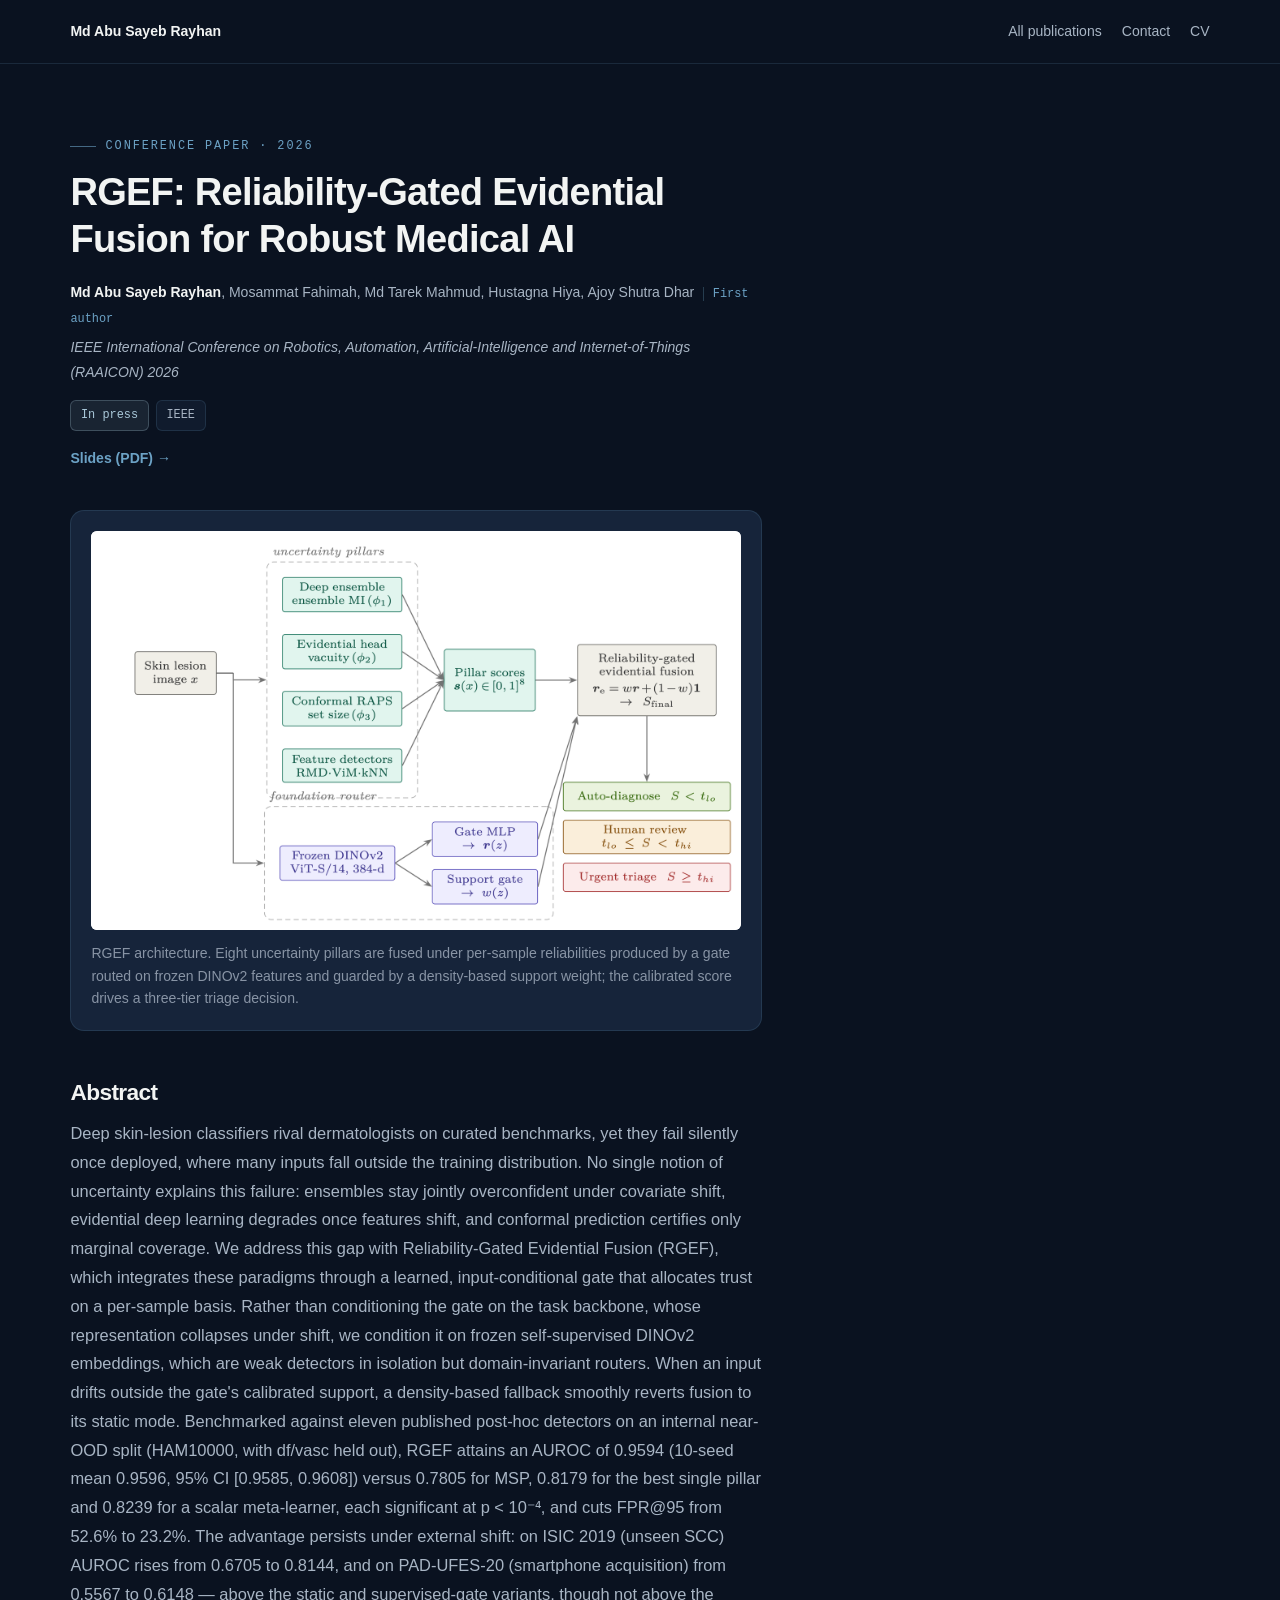
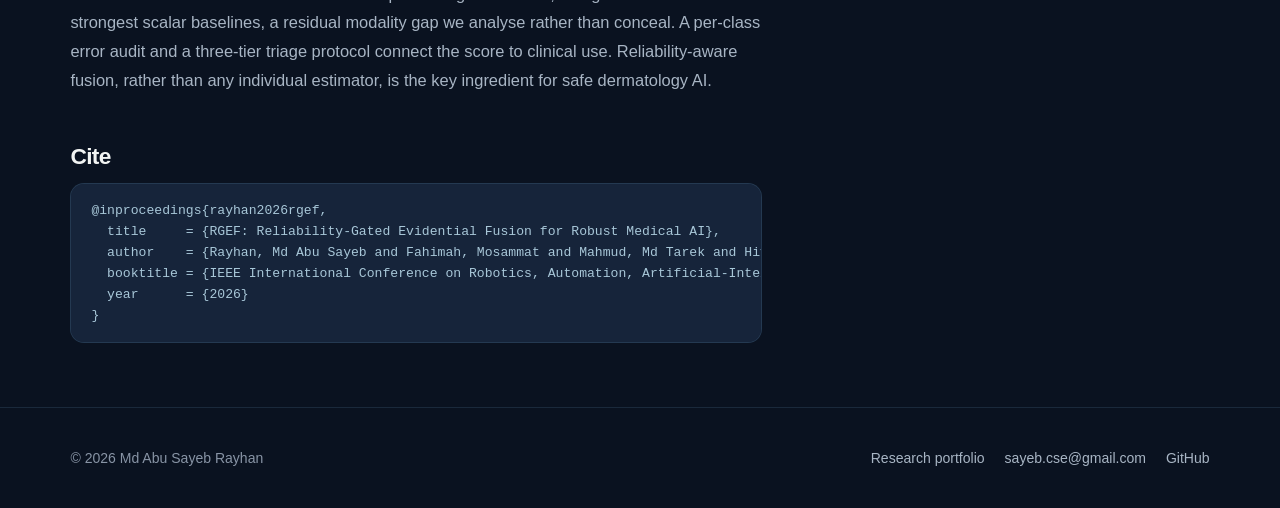
<file: papers/rayhan2026rgef/index.html>
<!DOCTYPE html>
<html lang="en">
<head>
<meta charset="UTF-8">
<meta http-equiv="Content-Security-Policy" content="default-src 'self'; script-src 'self' 'sha256-G50p3OQJdzmNSHgmrckkRv9E5DVGNkEspwW0gLrWXBE='; style-src 'self' 'unsafe-inline' https://fonts.googleapis.com; font-src 'self' https://fonts.gstatic.com; img-src 'self' data: https://github.com https://avatars.githubusercontent.com; media-src 'self'; connect-src 'self'; object-src 'none'; base-uri 'self'; form-action 'self'; upgrade-insecure-requests">
<meta name="referrer" content="strict-origin-when-cross-origin">
<script>document.documentElement.className+=' js'</script>
<meta name="viewport" content="width=device-width, initial-scale=1, viewport-fit=cover">
<title>RGEF: Reliability-Gated Evidential Fusion for Robust Medical AI | Md Abu Sayeb Rayhan</title>
<meta name="description" content="Deep skin-lesion classifiers rival dermatologists on curated benchmarks, yet they fail silently once deployed, where many inputs fall outside the training distribution. No single notion of uncertainty explains this failure: ensembles stay jointly overconfident under covariate shift, evidential deep ">
<meta name="author" content="Md Abu Sayeb Rayhan">
<meta name="theme-color" content="#0A1220">
<link rel="canonical" href="https://abusayeb.github.io/papers/rayhan2026rgef/">
<meta name="citation_title" content="RGEF: Reliability-Gated Evidential Fusion for Robust Medical AI">
<meta name="citation_author" content="Md Abu Sayeb Rayhan">
<meta name="citation_author" content="Mosammat Fahimah">
<meta name="citation_author" content="Md Tarek Mahmud">
<meta name="citation_author" content="Hustagna Hiya">
<meta name="citation_author" content="Ajoy Shutra Dhar">
<meta name="citation_publication_date" content="2026">
<meta name="citation_conference_title" content="IEEE International Conference on Robotics, Automation, Artificial-Intelligence and Internet-of-Things (RAAICON) 2026">
<meta name="citation_abstract_html_url" content="https://abusayeb.github.io/papers/rayhan2026rgef/">
<meta property="og:type" content="article">
<meta property="og:site_name" content="Md Abu Sayeb Rayhan — Research">
<meta property="og:url" content="https://abusayeb.github.io/papers/rayhan2026rgef/">
<meta property="og:title" content="RGEF: Reliability-Gated Evidential Fusion for Robust Medical AI">
<meta property="og:description" content="Deep skin-lesion classifiers rival dermatologists on curated benchmarks, yet they fail silently once deployed, where many inputs fall outside the training distribution. No single notion of uncertainty explains this failure: ensembles stay jointly overconfident under covariate shift, evidential deep ">
<meta property="og:image" content="https://abusayeb.github.io/papers/rayhan2026rgef/figure.png">
<meta name="twitter:card" content="summary_large_image">
<link rel="icon" href="../../assets/favicon-research.svg" type="image/svg+xml">
<link rel="preconnect" href="https://fonts.googleapis.com">
<link rel="preconnect" href="https://fonts.gstatic.com" crossorigin>
<link rel="stylesheet" href="https://fonts.googleapis.com/css2?family=Inter:wght@400;500;600;700;800&family=JetBrains+Mono:wght@400;500&display=swap">
<link rel="stylesheet" href="../../assets/base.css?v=46">
<style>
/* ---- Research identity: deep navy, academic blue and soft cyan on ivory
       text. Identical design language to the industry page — same type scale,
       spacing, components and motion — with a deliberately different, more
       academic colour system. ---- */
:root{
  --bg:#0A1220;
  --bg-2:#101B2D;
  --card:#16243A;
  --card-2:#1C2C46;
  --line:rgba(121,184,216,.14);
  --line-2:rgba(121,184,216,.26);

  --text:#F2F4F3;
  --muted:#A8B5C4;
  --dim:#8894A5;

  --accent:#6CA2C5;
  --accent-2:#79B8D8;
  --soft:#A8C7D8;
  --on-accent:#061018;
  --accent-dim:rgba(79,143,186,.15);
  --accent-line:rgba(121,184,216,.32);
  --glow:rgba(79,143,186,.30);

  /* Publication status colours: three distinguishable steps down from the
     accent, so status reads at a glance without a badge shouting for it. */
  --gold:#A8C7D8;
  --gold-dim:rgba(168,199,216,.10);
  --gold-line:rgba(168,199,216,.26);
  --warn:#7C8A9C;
  --warn-dim:rgba(124,138,156,.12);
  --warn-line:rgba(124,138,156,.30);

  --nav-h:66px;
  --nav-bg:rgba(10,18,32,.74);
  --nav-bg-solid:rgba(10,18,32,.95);
  --card-glass:rgba(22,36,58,.5);
  --portrait-wash:rgba(10,18,32,.55);

  --grad-name:linear-gradient(115deg,#4F8FBA 0%,#79B8D8 55%,#A8C7D8 100%);
  --grad-rail:linear-gradient(180deg,#4F8FBA,rgba(79,143,186,0));
  --grad-contact:linear-gradient(155deg,#101B2D 0%,#0A1220 60%);
  --hero-glow-1:rgba(79,143,186,.16);
  --hero-glow-2:rgba(121,184,216,.08);
  --viz-dot:#79B8D8;
  --viz-line:rgba(79,143,186,.42);
}
</style>
<style>
.paper-top{display:flex;gap:1.25rem;flex-wrap:wrap;align-items:center;padding-block:1.25rem;border-bottom:1px solid var(--line)}
.paper-top a{color:var(--muted);font-size:var(--t-sm)}
.paper-top a:hover{color:var(--accent)}
.paper-top .brand-mini{color:var(--text);font-weight:700;margin-right:auto}
.paper{max-width:52rem;padding-block:clamp(2rem,5vw,4rem)}
.paper h1{font-size:clamp(1.5rem,1.1rem + 1.6vw,2.4rem);line-height:1.25;letter-spacing:-.02em;margin:.75rem 0 1rem}
.paper h2{font-size:var(--t-h3);margin:clamp(2rem,4vw,3rem) 0 .9rem}
.paper p{color:var(--muted);line-height:1.75}
.paper .pub-meta,.paper .proj-foot{margin-top:1rem}
.paper .proj-foot{display:flex;flex-wrap:wrap;gap:1.25rem;border-top:0;padding-top:0}
.paper-fig,.paper-media{margin:clamp(1.75rem,3.5vw,2.5rem) 0 0;background:var(--card);border:1px solid var(--line);border-radius:var(--r-md);padding:clamp(.75rem,2vw,1.25rem)}
.paper-fig img{width:100%;height:auto;border-radius:6px;background:#fff}
.paper-media video{width:100%;max-height:80vh;border-radius:6px;background:#000}
.paper figcaption{color:var(--dim);font-size:var(--t-sm);line-height:1.6;margin-top:.75rem}
.paper-bib{background:var(--card);border:1px solid var(--line);border-radius:var(--r-md);padding:1rem 1.25rem;overflow-x:auto;font-family:var(--mono, 'JetBrains Mono', monospace);font-size:.82rem;line-height:1.6;color:var(--soft);white-space:pre}
.paper-note{border-left:2px solid var(--accent-line);padding-left:1rem}
</style>
</head>
<body data-page="paper">
<div class="shell paper-top">
  <a class="brand-mini" href="../../research/">Md Abu Sayeb Rayhan</a>
  <a href="../../research/#publications">All publications</a>
  <a href="../../research/#contact">Contact</a>
  <a href="../../abu_sayeb_rayhan_cv.pdf" target="_blank" rel="noopener">CV</a>
</div>
<main class="shell paper">
  <span class="eyebrow">Conference paper · 2026</span>
  <h1>RGEF: Reliability-Gated Evidential Fusion for Robust Medical AI</h1>
  <p class="pub-authors"><strong class="kw">Md Abu Sayeb Rayhan</strong>, Mosammat Fahimah, Md Tarek Mahmud, Hustagna Hiya, Ajoy Shutra Dhar<span class="pub-role">First author</span></p>
  <p class="pub-venue">IEEE International Conference on Robotics, Automation, Artificial-Intelligence and Internet-of-Things (RAAICON) 2026</p>
  <div class="pub-meta"><span class="chip chip--gold">In press</span><span class="chip">IEEE</span></div>
  <div class="proj-foot"><a class="btn-link" href="slides.pdf" target="_blank" rel="noopener">Slides (PDF) →</a></div>
  <figure class="paper-fig"><img src="figure.png" alt="RGEF architecture. Eight uncertainty pillars are fused under per-sample reliabilities produced by a gate routed on frozen DINOv2 features and guarded by a density-based support weight; the calibrated score drives a three-tier triage decision." loading="lazy"><figcaption>RGEF architecture. Eight uncertainty pillars are fused under per-sample reliabilities produced by a gate routed on frozen DINOv2 features and guarded by a density-based support weight; the calibrated score drives a three-tier triage decision.</figcaption></figure>
  <h2>Abstract</h2>
  <p>Deep skin-lesion classifiers rival dermatologists on curated benchmarks, yet they fail silently once deployed, where many inputs fall outside the training distribution. No single notion of uncertainty explains this failure: ensembles stay jointly overconfident under covariate shift, evidential deep learning degrades once features shift, and conformal prediction certifies only marginal coverage. We address this gap with Reliability-Gated Evidential Fusion (RGEF), which integrates these paradigms through a learned, input-conditional gate that allocates trust on a per-sample basis. Rather than conditioning the gate on the task backbone, whose representation collapses under shift, we condition it on frozen self-supervised DINOv2 embeddings, which are weak detectors in isolation but domain-invariant routers. When an input drifts outside the gate's calibrated support, a density-based fallback smoothly reverts fusion to its static mode. Benchmarked against eleven published post-hoc detectors on an internal near-OOD split (HAM10000, with df/vasc held out), RGEF attains an AUROC of 0.9594 (10-seed mean 0.9596, 95% CI [0.9585, 0.9608]) versus 0.7805 for MSP, 0.8179 for the best single pillar and 0.8239 for a scalar meta-learner, each significant at p &lt; 10⁻⁴, and cuts FPR@95 from 52.6% to 23.2%. The advantage persists under external shift: on ISIC 2019 (unseen SCC) AUROC rises from 0.6705 to 0.8144, and on PAD-UFES-20 (smartphone acquisition) from 0.5567 to 0.6148 — above the static and supervised-gate variants, though not above the strongest scalar baselines, a residual modality gap we analyse rather than conceal. A per-class error audit and a three-tier triage protocol connect the score to clinical use. Reliability-aware fusion, rather than any individual estimator, is the key ingredient for safe dermatology AI.</p>
  
  
  
  
  <h2>Cite</h2>
  <pre class="paper-bib" tabindex="0" role="region" aria-label="BibTeX citation">@inproceedings{rayhan2026rgef,
  title     = {RGEF: Reliability-Gated Evidential Fusion for Robust Medical AI},
  author    = {Rayhan, Md Abu Sayeb and Fahimah, Mosammat and Mahmud, Md Tarek and Hiya, Hustagna and Dhar, Ajoy Shutra},
  booktitle = {IEEE International Conference on Robotics, Automation, Artificial-Intelligence and Internet-of-Things (RAAICON) 2026},
  year      = {2026}
}</pre>
</main>
<footer class="foot"><div class="shell foot-in"><span>© 2026 Md Abu Sayeb Rayhan</span>
  <nav aria-label="Footer"><a href="../../research/">Research portfolio</a><a href="mailto:sayeb.cse@gmail.com">sayeb.cse@gmail.com</a><a href="https://github.com/abusayeb" target="_blank" rel="noopener">GitHub</a></nav></div></footer>
</body>
</html>
</file>
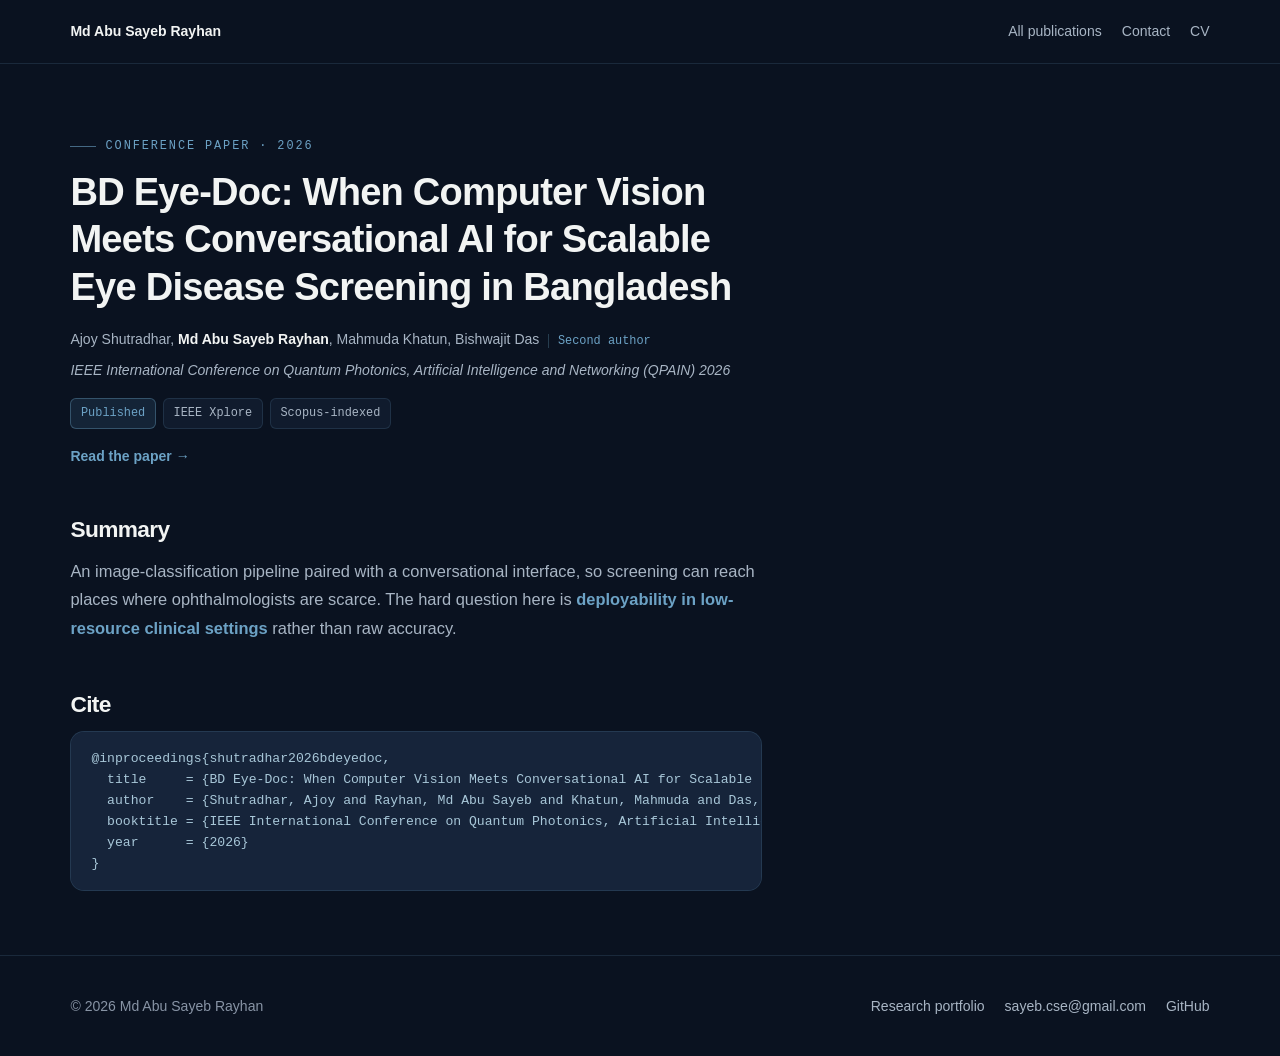
<file: papers/shutradhar2026bdeyedoc/index.html>
<!DOCTYPE html>
<html lang="en">
<head>
<meta charset="UTF-8">
<meta http-equiv="Content-Security-Policy" content="default-src 'self'; script-src 'self' 'sha256-G50p3OQJdzmNSHgmrckkRv9E5DVGNkEspwW0gLrWXBE='; style-src 'self' 'unsafe-inline' https://fonts.googleapis.com; font-src 'self' https://fonts.gstatic.com; img-src 'self' data: https://github.com https://avatars.githubusercontent.com; media-src 'self'; connect-src 'self'; object-src 'none'; base-uri 'self'; form-action 'self'; upgrade-insecure-requests">
<meta name="referrer" content="strict-origin-when-cross-origin">
<script>document.documentElement.className+=' js'</script>
<meta name="viewport" content="width=device-width, initial-scale=1, viewport-fit=cover">
<title>BD Eye-Doc: When Computer Vision Meets Conversational AI for Scalable Eye Disease Screening in Bangladesh | Md Abu Sayeb Rayhan</title>
<meta name="description" content="An image-classification pipeline paired with a conversational interface, so screening can reach places where ophthalmologists are scarce. The hard question here is deployability in low-resource clinical settings rather than raw accuracy.">
<meta name="author" content="Md Abu Sayeb Rayhan">
<meta name="theme-color" content="#0A1220">
<link rel="canonical" href="https://abusayeb.github.io/papers/shutradhar2026bdeyedoc/">
<meta name="citation_title" content="BD Eye-Doc: When Computer Vision Meets Conversational AI for Scalable Eye Disease Screening in Bangladesh">
<meta name="citation_author" content="Ajoy Shutradhar">
<meta name="citation_author" content="Md Abu Sayeb Rayhan">
<meta name="citation_author" content="Mahmuda Khatun">
<meta name="citation_author" content="Bishwajit Das">
<meta name="citation_publication_date" content="2026">
<meta name="citation_conference_title" content="IEEE International Conference on Quantum Photonics, Artificial Intelligence and Networking (QPAIN) 2026">
<meta name="citation_abstract_html_url" content="https://abusayeb.github.io/papers/shutradhar2026bdeyedoc/">
<meta property="og:type" content="article">
<meta property="og:site_name" content="Md Abu Sayeb Rayhan — Research">
<meta property="og:url" content="https://abusayeb.github.io/papers/shutradhar2026bdeyedoc/">
<meta property="og:title" content="BD Eye-Doc: When Computer Vision Meets Conversational AI for Scalable Eye Disease Screening in Bangladesh">
<meta property="og:description" content="An image-classification pipeline paired with a conversational interface, so screening can reach places where ophthalmologists are scarce. The hard question here is deployability in low-resource clinical settings rather than raw accuracy.">
<meta property="og:image" content="https://abusayeb.github.io/photos.jpeg">
<meta name="twitter:card" content="summary_large_image">
<link rel="icon" href="../../assets/favicon-research.svg" type="image/svg+xml">
<link rel="preconnect" href="https://fonts.googleapis.com">
<link rel="preconnect" href="https://fonts.gstatic.com" crossorigin>
<link rel="stylesheet" href="https://fonts.googleapis.com/css2?family=Inter:wght@400;500;600;700;800&family=JetBrains+Mono:wght@400;500&display=swap">
<link rel="stylesheet" href="../../assets/base.css?v=46">
<style>
/* ---- Research identity: deep navy, academic blue and soft cyan on ivory
       text. Identical design language to the industry page — same type scale,
       spacing, components and motion — with a deliberately different, more
       academic colour system. ---- */
:root{
  --bg:#0A1220;
  --bg-2:#101B2D;
  --card:#16243A;
  --card-2:#1C2C46;
  --line:rgba(121,184,216,.14);
  --line-2:rgba(121,184,216,.26);

  --text:#F2F4F3;
  --muted:#A8B5C4;
  --dim:#8894A5;

  --accent:#6CA2C5;
  --accent-2:#79B8D8;
  --soft:#A8C7D8;
  --on-accent:#061018;
  --accent-dim:rgba(79,143,186,.15);
  --accent-line:rgba(121,184,216,.32);
  --glow:rgba(79,143,186,.30);

  /* Publication status colours: three distinguishable steps down from the
     accent, so status reads at a glance without a badge shouting for it. */
  --gold:#A8C7D8;
  --gold-dim:rgba(168,199,216,.10);
  --gold-line:rgba(168,199,216,.26);
  --warn:#7C8A9C;
  --warn-dim:rgba(124,138,156,.12);
  --warn-line:rgba(124,138,156,.30);

  --nav-h:66px;
  --nav-bg:rgba(10,18,32,.74);
  --nav-bg-solid:rgba(10,18,32,.95);
  --card-glass:rgba(22,36,58,.5);
  --portrait-wash:rgba(10,18,32,.55);

  --grad-name:linear-gradient(115deg,#4F8FBA 0%,#79B8D8 55%,#A8C7D8 100%);
  --grad-rail:linear-gradient(180deg,#4F8FBA,rgba(79,143,186,0));
  --grad-contact:linear-gradient(155deg,#101B2D 0%,#0A1220 60%);
  --hero-glow-1:rgba(79,143,186,.16);
  --hero-glow-2:rgba(121,184,216,.08);
  --viz-dot:#79B8D8;
  --viz-line:rgba(79,143,186,.42);
}
</style>
<style>
.paper-top{display:flex;gap:1.25rem;flex-wrap:wrap;align-items:center;padding-block:1.25rem;border-bottom:1px solid var(--line)}
.paper-top a{color:var(--muted);font-size:var(--t-sm)}
.paper-top a:hover{color:var(--accent)}
.paper-top .brand-mini{color:var(--text);font-weight:700;margin-right:auto}
.paper{max-width:52rem;padding-block:clamp(2rem,5vw,4rem)}
.paper h1{font-size:clamp(1.5rem,1.1rem + 1.6vw,2.4rem);line-height:1.25;letter-spacing:-.02em;margin:.75rem 0 1rem}
.paper h2{font-size:var(--t-h3);margin:clamp(2rem,4vw,3rem) 0 .9rem}
.paper p{color:var(--muted);line-height:1.75}
.paper .pub-meta,.paper .proj-foot{margin-top:1rem}
.paper .proj-foot{display:flex;flex-wrap:wrap;gap:1.25rem;border-top:0;padding-top:0}
.paper-fig,.paper-media{margin:clamp(1.75rem,3.5vw,2.5rem) 0 0;background:var(--card);border:1px solid var(--line);border-radius:var(--r-md);padding:clamp(.75rem,2vw,1.25rem)}
.paper-fig img{width:100%;height:auto;border-radius:6px;background:#fff}
.paper-media video{width:100%;max-height:80vh;border-radius:6px;background:#000}
.paper figcaption{color:var(--dim);font-size:var(--t-sm);line-height:1.6;margin-top:.75rem}
.paper-bib{background:var(--card);border:1px solid var(--line);border-radius:var(--r-md);padding:1rem 1.25rem;overflow-x:auto;font-family:var(--mono, 'JetBrains Mono', monospace);font-size:.82rem;line-height:1.6;color:var(--soft);white-space:pre}
.paper-note{border-left:2px solid var(--accent-line);padding-left:1rem}
</style>
</head>
<body data-page="paper">
<div class="shell paper-top">
  <a class="brand-mini" href="../../research/">Md Abu Sayeb Rayhan</a>
  <a href="../../research/#publications">All publications</a>
  <a href="../../research/#contact">Contact</a>
  <a href="../../abu_sayeb_rayhan_cv.pdf" target="_blank" rel="noopener">CV</a>
</div>
<main class="shell paper">
  <span class="eyebrow">Conference paper · 2026</span>
  <h1>BD Eye-Doc: When Computer Vision Meets Conversational AI for Scalable Eye Disease Screening in Bangladesh</h1>
  <p class="pub-authors">Ajoy Shutradhar, <strong class="kw">Md Abu Sayeb Rayhan</strong>, Mahmuda Khatun, Bishwajit Das<span class="pub-role">Second author</span></p>
  <p class="pub-venue">IEEE International Conference on Quantum Photonics, Artificial Intelligence and Networking (QPAIN) 2026</p>
  <div class="pub-meta"><span class="chip chip--accent">Published</span><span class="chip">IEEE Xplore</span><span class="chip">Scopus-indexed</span></div>
  <div class="proj-foot"><a class="btn-link" href="https://ieeexplore.ieee.org/document/11546216" target="_blank" rel="noopener noreferrer">Read the paper →</a></div>
  
  <h2>Summary</h2>
  <p>An image-classification pipeline paired with a conversational interface, so screening can reach places where ophthalmologists are scarce. The hard question here is <strong class="kw">deployability in low-resource clinical settings</strong> rather than raw accuracy.</p>
  
  
  
  
  <h2>Cite</h2>
  <pre class="paper-bib" tabindex="0" role="region" aria-label="BibTeX citation">@inproceedings{shutradhar2026bdeyedoc,
  title     = {BD Eye-Doc: When Computer Vision Meets Conversational AI for Scalable Eye Disease Screening in Bangladesh},
  author    = {Shutradhar, Ajoy and Rayhan, Md Abu Sayeb and Khatun, Mahmuda and Das, Bishwajit},
  booktitle = {IEEE International Conference on Quantum Photonics, Artificial Intelligence and Networking (QPAIN) 2026},
  year      = {2026}
}</pre>
</main>
<footer class="foot"><div class="shell foot-in"><span>© 2026 Md Abu Sayeb Rayhan</span>
  <nav aria-label="Footer"><a href="../../research/">Research portfolio</a><a href="mailto:sayeb.cse@gmail.com">sayeb.cse@gmail.com</a><a href="https://github.com/abusayeb" target="_blank" rel="noopener">GitHub</a></nav></div></footer>
</body>
</html>
</file>
<file: assets/base.css>
/* ============================================================================
   Shared design system for both portfolios.
   Colour tokens are defined per page (theme-job / theme-research); everything
   here is written against the tokens so the two sites stay structurally
   identical and only their palette differs.

   Layout principle: the page is full-bleed. Sections span the whole viewport,
   a single .shell adds a fluid gutter, and only prose is constrained to a
   readable measure. There is no fixed desktop container anywhere.
   ========================================================================== */

*,*::before,*::after{box-sizing:border-box;margin:0;padding:0}

:root{
  /* Fluid gutter. Full-bleed applies to backgrounds, not to content: sections
     span the viewport while what you read stays clear of the edge. Grows with
     the viewport so wide screens are used, without eating a phone alive. */
  --gutter:clamp(1.25rem,5.5vw,11rem);
  --measure:72ch;
  --r-sm:10px; --r-md:14px; --r-lg:20px; --r-xl:28px;
  --sp-section:clamp(4rem,7.5vw,9.5rem);
  --sp-gap:clamp(1rem,1.5vw,1.75rem);
  --ease:cubic-bezier(.22,.61,.36,1);
  --mono:'JetBrains Mono',ui-monospace,SFMono-Regular,Menlo,monospace;
  --sans:'Inter',-apple-system,BlinkMacSystemFont,'Segoe UI',Roboto,sans-serif;

  /* Fluid type scale */
  --t-display:clamp(2.2rem,1rem + 4.6vw,5.5rem);
  --t-h2:clamp(1.7rem,1rem + 2.1vw,3.1rem);
  --t-h3:clamp(1.12rem,.98rem + .55vw,1.55rem);
  --t-lead:clamp(1rem,.95rem + .32vw,1.28rem);
  --t-body:clamp(.94rem,.9rem + .16vw,1.06rem);
  --t-sm:clamp(.82rem,.79rem + .11vw,.93rem);
  --t-xs:clamp(.7rem,.68rem + .08vw,.79rem);
}

html{
  scroll-behavior:smooth;
  -webkit-text-size-adjust:100%;
  scroll-padding-top:calc(var(--nav-h,64px) + 1rem);
}
body{
  width:100%;
  min-height:100vh;
  background:var(--bg);
  color:var(--text);
  font-family:var(--sans);
  font-size:var(--t-body);
  line-height:1.65;
  overflow-x:clip;
  -webkit-font-smoothing:antialiased;
  text-rendering:optimizeLegibility;
}
img{max-width:100%;height:auto;display:block}
/* Components below set their own display, which would otherwise beat the
   UA rule for [hidden] and leak the loading/error states onto the page. */
[hidden]{display:none!important}
a{color:inherit;text-decoration:none}
button{font:inherit;color:inherit;background:none;border:none;cursor:pointer}
::selection{background:var(--accent);color:var(--on-accent)}

:focus-visible{
  outline:2px solid var(--accent);
  outline-offset:3px;
  border-radius:4px;
}

.skip{
  position:absolute;left:var(--gutter);top:-100px;z-index:400;
  background:var(--accent);color:var(--on-accent);
  padding:.75rem 1.25rem;border-radius:0 0 var(--r-sm) var(--r-sm);font-weight:600;
  transition:top .2s var(--ease);
}
.skip:focus{top:0}

.vh{
  position:absolute;width:1px;height:1px;padding:0;margin:-1px;
  overflow:hidden;clip:rect(0 0 0 0);white-space:nowrap;border:0;
}

/* ---------------------------------------------------------------- layout */

.shell{
  width:100%;
  padding-inline:var(--gutter);
  position:relative;
  z-index:1;
}
.section{
  width:100%;
  padding-block:var(--sp-section);
  position:relative;
  scroll-margin-top:var(--nav-h,64px);
}
/* Alternating band, edge to edge */
.section--band{background:var(--bg-2)}
.section--band::before{
  content:'';position:absolute;inset-inline:0;top:0;height:1px;
  background:linear-gradient(90deg,transparent,var(--line-2) 20%,var(--line-2) 80%,transparent);
}
.prose{max-width:var(--measure)}

/* auto-fit, not auto-fill: a row of three cards on a 4K screen should share
   the width rather than huddle left with empty tracks beside it. */
.grid-auto{
  display:grid;
  gap:var(--sp-gap);
  grid-template-columns:repeat(auto-fit,minmax(min(100%,var(--col,20rem)),1fr));
}

/* ------------------------------------------------------------------- nav */

.nav{
  position:fixed;inset-inline:0;top:0;z-index:200;
  background:var(--nav-bg);
  backdrop-filter:blur(16px);-webkit-backdrop-filter:blur(16px);
  border-bottom:1px solid transparent;
  transition:border-color .3s var(--ease),background .3s var(--ease);
}
.nav.is-scrolled{border-bottom-color:var(--line);background:var(--nav-bg-solid)}
.nav-in{
  height:var(--nav-h,64px);
  display:flex;align-items:center;justify-content:space-between;
  gap:clamp(.75rem,2vw,2.5rem);
}
.brand{
  display:flex;align-items:baseline;gap:.5rem;
  font-weight:700;font-size:clamp(.9rem,.85rem + .2vw,1.05rem);
  letter-spacing:-.02em;white-space:nowrap;
}
.brand b{font-weight:700}
.brand i{
  font-style:normal;color:var(--accent);
}
.brand .brand-kind{
  font-family:var(--mono);font-size:.62em;font-weight:500;
  color:var(--dim);letter-spacing:.14em;text-transform:uppercase;
  padding-left:.6rem;border-left:1px solid var(--line-2);
}
.nav-links{
  display:flex;align-items:center;gap:clamp(.6rem,1.4vw,1.7rem);
  min-width:0;
}
.nav-links a{
  font-size:var(--t-sm);color:var(--muted);font-weight:500;
  padding:.35rem 0;position:relative;white-space:nowrap;
  transition:color .2s var(--ease);
}
.nav-links a:hover{color:var(--text)}
.nav-links a::after{
  content:'';position:absolute;left:0;bottom:0;height:1.5px;width:0;
  background:var(--accent);transition:width .25s var(--ease);
}
.nav-links a:hover::after,.nav-links a[aria-current="true"]::after{width:100%}
.nav-links a[aria-current="true"]{color:var(--text)}
.nav-cross{color:var(--accent)!important;font-weight:600}
.nav-cv{
  background:var(--accent);color:var(--on-accent)!important;
  padding:.5rem 1rem;border-radius:var(--r-sm);
  font-weight:650;font-size:var(--t-sm);
  transition:background .2s var(--ease),transform .2s var(--ease),box-shadow .2s var(--ease);
}
.nav-cv:hover{background:var(--accent-2);transform:translateY(-1px);box-shadow:0 8px 20px var(--glow)}
.nav-cv::after{display:none!important}

.menu-btn{
  display:none;width:44px;height:44px;flex:none;
  align-items:center;justify-content:center;border-radius:var(--r-sm);
  border:1px solid var(--line-2);color:var(--text);
}
.menu-btn svg{width:20px;height:20px}
.menu-btn .ic-x{display:none}
.menu-btn[aria-expanded="true"] .ic-x{display:block}
.menu-btn[aria-expanded="true"] .ic-m{display:none}

/* Between the drawer breakpoint and full desktop the bar is tight — the
   research nav carries ten items with explicit labels — so the brand sheds its
   qualifier and the links close up rather than pushing the CV button off the
   edge. */
@media (max-width:1400px){
  .brand-kind{display:none}
  .nav-links{gap:clamp(.55rem,1.1vw,1rem)}
  .nav-cv{padding:.5rem .8rem}
}

@media (max-width:1150px){
  .menu-btn{display:inline-flex}
  .nav-links{
    position:fixed;inset:var(--nav-h,64px) 0 auto 0;
    flex-direction:column;align-items:stretch;gap:0;
    background:var(--bg-2);border-bottom:1px solid var(--line);
    padding:0;max-height:0;overflow:hidden auto;
    transition:max-height .32s var(--ease);
    box-shadow:0 24px 50px rgba(0,0,0,.4);
  }
  .nav-links.is-open{max-height:calc(100svh - var(--nav-h,64px))}
  .nav-links a{
    padding:1rem var(--gutter);border-bottom:1px solid var(--line);
    font-size:1rem;
  }
  .nav-links a::after{display:none}
  .nav-cv{margin:1rem var(--gutter);text-align:center;border-bottom:0!important}
}

/* ------------------------------------------------------------- typography */

.eyebrow{
  font-family:var(--mono);font-size:var(--t-xs);font-weight:500;
  letter-spacing:.16em;text-transform:uppercase;color:var(--accent);
  display:inline-flex;align-items:center;gap:.6rem;
}
.eyebrow::before{
  content:'';width:clamp(18px,2vw,34px);height:1px;background:var(--accent);opacity:.6;
}
.sec-head{
  display:flex;flex-wrap:wrap;align-items:end;justify-content:space-between;
  gap:1rem clamp(1rem,3vw,3rem);
  margin-bottom:clamp(2rem,3.5vw,3.75rem);
}
.sec-head-main{min-width:min(100%,26rem);flex:1 1 30rem}
h1,h2,h3,h4{line-height:1.15;letter-spacing:-.028em;font-weight:700;text-wrap:balance}
.sec-title{font-size:var(--t-h2);margin-top:.75rem}
.sec-sub{color:var(--muted);font-size:var(--t-lead);margin-top:.9rem;max-width:60ch;line-height:1.6}
.sec-sub a{color:var(--accent);border-bottom:1px solid color-mix(in srgb,var(--accent) 45%,transparent)}
.sec-aside{color:var(--dim);font-family:var(--mono);font-size:var(--t-xs);letter-spacing:.1em;text-transform:uppercase}
.kw{color:var(--accent);font-weight:600}

/* --------------------------------------------------------------- buttons */

.btn{
  display:inline-flex;align-items:center;justify-content:center;gap:.55rem;
  padding:.8rem 1.4rem;border-radius:var(--r-sm);
  font-weight:650;font-size:var(--t-sm);
  border:1px solid transparent;
  transition:transform .2s var(--ease),background .2s var(--ease),
             border-color .2s var(--ease),color .2s var(--ease),box-shadow .2s var(--ease);
}
.btn-primary{background:var(--accent);color:var(--on-accent)}
.btn-primary:hover{background:var(--accent-2);transform:translateY(-2px);box-shadow:0 12px 28px var(--glow)}
.btn-ghost{border-color:var(--line-2);color:var(--text);background:var(--card-glass)}
.btn-ghost:hover{border-color:var(--accent);color:var(--accent);transform:translateY(-2px)}
.btn-link{color:var(--accent);font-weight:650;font-size:var(--t-sm);
  display:inline-flex;align-items:center;gap:.4rem;transition:gap .2s var(--ease)}
.btn-link:hover{gap:.75rem}

/* ----------------------------------------------------------------- cards */

.card{
  background:var(--card);
  border:1px solid var(--line);
  border-radius:var(--r-md);
  padding:clamp(1.25rem,1.8vw,2rem);
  transition:border-color .25s var(--ease),background .25s var(--ease),transform .25s var(--ease);
}
.card:hover{border-color:var(--line-2);background:var(--card-2)}

.chips{display:flex;flex-wrap:wrap;gap:.4rem}
.chip{
  font-family:var(--mono);font-size:var(--t-xs);
  color:var(--muted);background:var(--bg-2);
  border:1px solid var(--line);padding:.28rem .6rem;border-radius:6px;
  transition:color .2s var(--ease),border-color .2s var(--ease);
}
.chip:hover{color:var(--text);border-color:var(--line-2)}
.chip--accent{color:var(--accent);background:var(--accent-dim);border-color:var(--accent-line)}
.chip--gold{color:var(--gold);background:var(--gold-dim);border-color:var(--gold-line)}
.chip--warn{color:var(--warn);background:var(--warn-dim);border-color:var(--warn-line)}
/* Accepted: distinct from Published (already public) and In press (typeset,
   awaiting the issue) — accepted for the venue, no DOI yet. Built from
   --accent-2 with color-mix rather than a fixed hex, so it follows whichever
   palette is active instead of needing a fifth token defined per page. */
.chip--accent2{color:var(--accent-2);
  background:color-mix(in srgb,var(--accent-2) 15%,transparent);
  border-color:color-mix(in srgb,var(--accent-2) 38%,transparent)}

.badge-dot{
  width:7px;height:7px;border-radius:50%;background:var(--accent);flex:none;
  box-shadow:0 0 0 0 var(--glow);animation:pulse 2.6s infinite;
}
@keyframes pulse{
  0%{box-shadow:0 0 0 0 var(--glow)}
  70%{box-shadow:0 0 0 10px transparent}
  100%{box-shadow:0 0 0 0 transparent}
}

/* ------------------------------------------------------------------ hero */

.hero{
  position:relative;
  width:100%;
  min-height:100vh;min-height:100svh;
  display:flex;flex-direction:column;justify-content:center;
  padding-block:calc(var(--nav-h,64px) + clamp(2.5rem,7vh,5.5rem)) clamp(2.5rem,6vh,5rem);
  overflow:hidden;
}
.hero-viz{
  position:absolute;inset:0;width:100%;height:100%;
  z-index:0;pointer-events:none;opacity:.62;
}
.hero::after{
  content:'';position:absolute;inset:0;z-index:0;pointer-events:none;
  background:
    radial-gradient(90ch 60ch at 18% 28%,var(--hero-glow-1),transparent 70%),
    radial-gradient(80ch 55ch at 82% 72%,var(--hero-glow-2),transparent 70%),
    linear-gradient(180deg,transparent 55%,var(--bg) 100%);
}
.hero .shell{z-index:2}
.hero-grid{
  display:grid;gap:clamp(2rem,4vw,4.5rem);
  grid-template-columns:1fr;align-items:center;
}
@media (min-width:1000px){
  .hero-grid{grid-template-columns:minmax(0,1.25fr) minmax(0,.75fr)}
}
@media (min-width:2200px){
  .hero-grid{grid-template-columns:minmax(0,1.4fr) minmax(0,.6fr)}
}
.hero-badge{
  display:inline-flex;align-items:center;gap:.6rem;
  background:var(--accent-dim);border:1px solid var(--accent-line);
  color:var(--accent);padding:.45rem 1rem;border-radius:100px;
  font-size:var(--t-sm);font-weight:550;margin-bottom:clamp(1.1rem,2vw,1.8rem);
}
.hero h1{
  font-size:var(--t-display);font-weight:800;line-height:1.02;
  letter-spacing:-.04em;margin-bottom:clamp(.8rem,1.4vw,1.3rem);
}
.hero h1 .grad{
  background:var(--grad-name);
  -webkit-background-clip:text;background-clip:text;
  -webkit-text-fill-color:transparent;color:transparent;
}
.hero-role{
  font-size:clamp(1.05rem,.9rem + .85vw,1.75rem);font-weight:600;
  letter-spacing:-.02em;margin-bottom:clamp(1rem,1.8vw,1.5rem);
  color:var(--text);text-wrap:balance;
}
.hero-role em{font-style:normal;color:var(--accent)}
.hero-focus{
  display:flex;flex-wrap:wrap;gap:.45rem;margin-bottom:clamp(1.1rem,2vw,1.7rem);
}
/* One-line positioning statement between the title and the summary */
.hero-lead{
  font-size:clamp(1rem,.92rem + .5vw,1.42rem);
  color:var(--soft,var(--muted));
  font-weight:500;letter-spacing:-.012em;line-height:1.5;
  max-width:42ch;margin-bottom:clamp(1.1rem,2vw,1.6rem);
  text-wrap:balance;
}
.hero-desc{
  color:var(--muted);font-size:var(--t-lead);line-height:1.72;
  max-width:66ch;margin-bottom:clamp(1.5rem,2.5vw,2.25rem);
}
.hero-cta{display:flex;flex-wrap:wrap;gap:.7rem;margin-bottom:clamp(1.2rem,2vw,1.8rem)}
.hero-meta{
  display:flex;flex-wrap:wrap;gap:.6rem clamp(1rem,2vw,2rem);
  color:var(--dim);font-size:var(--t-sm);
}
.hero-meta span{display:inline-flex;align-items:center;gap:.45rem}

.portrait{
  position:relative;justify-self:center;width:100%;
  max-width:min(78vw,26rem);
}
@media (min-width:1000px){.portrait{justify-self:end;max-width:min(30vw,30rem)}}
.portrait-frame{
  position:relative;aspect-ratio:1;border-radius:var(--r-xl);overflow:hidden;
  border:1px solid var(--line-2);
  box-shadow:0 30px 80px rgba(0,0,0,.5),0 0 0 1px var(--accent-line) inset;
}
.portrait-frame img{width:100%;height:100%;object-fit:cover}
.portrait-frame::after{
  content:'';position:absolute;inset:0;
  background:linear-gradient(160deg,transparent 45%,var(--portrait-wash));
}
.portrait-tag{
  position:absolute;left:clamp(-.5rem,-1vw,-1.25rem);bottom:clamp(.75rem,2vw,1.5rem);
  background:var(--card);border:1px solid var(--line-2);
  border-radius:var(--r-sm);padding:.65rem .95rem;
  font-family:var(--mono);font-size:var(--t-xs);color:var(--muted);
  box-shadow:0 16px 34px rgba(0,0,0,.45);max-width:calc(100% + 1rem);
}
.portrait-tag b{color:var(--accent);font-weight:600}

/* Short laptop screens: the hero still fills the viewport, but the type and
   rhythm tighten instead of pushing the call to action below the fold. */
@media (min-width:1000px) and (max-height:1000px){
  /* Widen the copy column so the chips and buttons stop wrapping onto extra
     rows — that, not the type size, is what pushes the CTA below the fold. */
  .hero-grid{grid-template-columns:minmax(0,1.45fr) minmax(0,.55fr)}
  .hero{padding-block:calc(var(--nav-h,64px) + 1.5rem) 2rem}
  .hero h1{font-size:clamp(2.2rem,1rem + 3.2vw,3.9rem)}
  .hero-badge{margin-bottom:.9rem}
  .hero-role{margin-bottom:.85rem;font-size:clamp(1.05rem,.9rem + .6vw,1.4rem)}
  .hero-lead{font-size:clamp(.95rem,.88rem + .4vw,1.22rem);margin-bottom:.9rem;max-width:52ch}
  .hero-focus{margin-bottom:.9rem}
  .hero-focus .chip{font-size:.72rem;padding:.24rem .55rem}
  .hero-desc{font-size:var(--t-sm);line-height:1.68;margin-bottom:1.1rem;max-width:70ch}
  .hero-cta{margin-bottom:.9rem;gap:.55rem}
  .portrait{max-width:min(24vw,20rem)}
}

/* Very large displays: scale the whole type system up and let cards and the
   portrait grow, rather than leaving a 4K screen mostly empty. */
@media (min-width:2200px){
  :root{
    --t-display:clamp(5.5rem,3.2vw,8rem);
    --t-h2:clamp(3.1rem,1.9vw,4.6rem);
    --t-h3:clamp(1.55rem,.95vw,2.1rem);
    --t-lead:clamp(1.28rem,.78vw,1.75rem);
    --t-body:clamp(1.06rem,.62vw,1.4rem);
    --t-sm:clamp(.93rem,.52vw,1.15rem);
    --t-xs:clamp(.79rem,.42vw,1rem);
    --measure:80ch;
  }
  .portrait{max-width:min(26vw,34rem)}
  .hero-desc{max-width:58ch}
  .projects{--col:clamp(24rem,15vw,32rem)}
  .grid-auto{--col:clamp(22rem,14vw,30rem)}
}

/* ----------------------------------------------------------- stat strip */

/* Full-bleed band, gutter-aligned content. */
.stats-band{
  width:100%;background:var(--bg-2);
  border-block:1px solid var(--line);
  padding-block:clamp(1.75rem,3.2vw,3.25rem);
}
.stats{
  display:grid;gap:1px;background:var(--line);
  border:1px solid var(--line);border-radius:var(--r-md);overflow:hidden;
  grid-template-columns:repeat(auto-fit,minmax(min(100%,15rem),1fr));
  width:100%;
}
.stat{
  background:var(--card);padding:clamp(1.4rem,2.4vw,2.6rem) clamp(1.25rem,2vw,2.25rem);
  transition:background .25s var(--ease);
}
.stat:hover{background:var(--card-2)}
.stat-n{
  font-size:clamp(1.9rem,1.2rem + 2.2vw,3.4rem);font-weight:800;
  letter-spacing:-.04em;line-height:1;color:var(--accent);
  margin-bottom:.6rem;font-variant-numeric:tabular-nums;
}
.stat-l{color:var(--muted);font-size:var(--t-sm);line-height:1.5;max-width:34ch}

/* ------------------------------------------------------------- timeline */

.timeline{display:grid;gap:clamp(1rem,1.8vw,1.75rem)}
.tl-item{
  display:grid;gap:clamp(.9rem,2vw,2.5rem);
  grid-template-columns:1fr;
  border:1px solid var(--line);border-radius:var(--r-lg);
  background:var(--card);
  padding:clamp(1.3rem,2.2vw,2.4rem);
  position:relative;overflow:hidden;
  transition:border-color .3s var(--ease),background .3s var(--ease);
}
.tl-item::before{
  content:'';position:absolute;left:0;top:0;bottom:0;width:3px;
  background:var(--grad-rail);opacity:.5;transition:opacity .3s var(--ease);
}
.tl-item:hover{border-color:var(--line-2);background:var(--card-2)}
.tl-item:hover::before{opacity:1}
.tl-item.is-lead{border-color:var(--accent-line);background:var(--card-2)}
@media (min-width:900px){
  .tl-item{grid-template-columns:minmax(12rem,.28fr) minmax(0,1fr)}
}
@media (min-width:1800px){
  .tl-item{grid-template-columns:minmax(14rem,.22fr) minmax(0,1fr)}
}
.tl-when{
  font-family:var(--mono);font-size:var(--t-xs);color:var(--accent);
  letter-spacing:.06em;
}
.tl-where{color:var(--dim);font-size:var(--t-sm);margin-top:.45rem}
.tl-flag{
  display:inline-block;margin-top:.8rem;font-family:var(--mono);font-size:var(--t-xs);
  color:var(--gold);background:var(--gold-dim);border:1px solid var(--gold-line);
  padding:.25rem .55rem;border-radius:5px;
}
.tl-role{font-size:var(--t-h3);font-weight:680;letter-spacing:-.02em}
.tl-role small{
  font-weight:500;color:var(--dim);font-size:.62em;
  font-family:var(--mono);margin-left:.5rem;
}
.tl-org{color:var(--muted);font-size:var(--t-sm);margin-top:.3rem;margin-bottom:1rem}
.bullets{list-style:none;display:grid;gap:.65rem}
.bullets li{
  position:relative;padding-left:1.35rem;color:var(--muted);
  font-size:var(--t-body);line-height:1.62;max-width:68ch;
}
.bullets li::before{
  content:'';position:absolute;left:.15rem;top:.62em;width:5px;height:5px;
  border-radius:50%;background:var(--accent);opacity:.7;
}

/* -------------------------------------------------------------- projects */

.filters{
  display:flex;flex-wrap:wrap;gap:.5rem;
  margin-bottom:clamp(1.5rem,2.5vw,2.5rem);
}
.filter{
  font-family:var(--mono);font-size:var(--t-xs);letter-spacing:.06em;
  color:var(--muted);background:var(--bg-2);
  border:1px solid var(--line);padding:.5rem .9rem;border-radius:100px;
  transition:color .2s var(--ease),border-color .2s var(--ease),background .2s var(--ease);
}
.filter:hover{color:var(--text);border-color:var(--line-2)}
.filter[aria-pressed="true"]{
  color:var(--on-accent);background:var(--accent);border-color:var(--accent);
}
.filter .n{opacity:.55;margin-left:.4rem}
.filter[aria-pressed="true"] .n{opacity:1}

.projects{
  display:grid;gap:var(--sp-gap);
  grid-template-columns:repeat(auto-fill,minmax(min(100%,var(--col,22rem)),1fr));
  /* dense: flagship cards take two columns, and the smaller ones backfill the
     gaps they leave instead of stranding empty grid cells on wide screens */
  grid-auto-flow:row dense;
  --col:clamp(19rem,23vw,28rem);
}
.proj{
  display:flex;flex-direction:column;
  background:var(--card);border:1px solid var(--line);
  border-radius:var(--r-lg);padding:clamp(1.25rem,1.8vw,2rem);
  position:relative;overflow:hidden;
  transition:border-color .28s var(--ease),background .28s var(--ease),
             transform .28s var(--ease),opacity .28s var(--ease);
}
.proj::after{
  content:'';position:absolute;inset-inline:0;top:0;height:1px;
  background:var(--grad-rail);opacity:0;transition:opacity .28s var(--ease);
}
.proj:hover{border-color:var(--accent-line);background:var(--card-2);transform:translateY(-4px)}
.proj:hover::after{opacity:1}
.proj.is-hidden{display:none}
/* Flagship work gets more room on wide screens */
@media (min-width:1100px){
  .proj.is-featured{grid-column:span 2}
}
.proj-head{display:flex;justify-content:space-between;align-items:start;gap:1rem;margin-bottom:.7rem}
.proj-title{font-size:var(--t-h3);font-weight:680;letter-spacing:-.02em;line-height:1.25}
.proj-title a:hover{color:var(--accent)}
.proj-when{font-family:var(--mono);font-size:var(--t-xs);color:var(--dim);white-space:nowrap;padding-top:.35rem}
.proj-role{font-family:var(--mono);font-size:var(--t-xs);color:var(--dim);margin-bottom:.8rem}
.proj-desc{color:var(--muted);font-size:var(--t-body);line-height:1.68;margin-bottom:1rem;max-width:68ch}
.proj-impact{
  display:inline-flex;align-items:center;gap:.5rem;align-self:flex-start;
  font-size:var(--t-sm);font-weight:640;color:var(--accent);
  background:var(--accent-dim);border:1px solid var(--accent-line);
  padding:.45rem .8rem;border-radius:8px;margin-bottom:1rem;
}
.proj .chips{margin-bottom:1rem}
.proj-foot{
  display:flex;flex-wrap:wrap;align-items:center;gap:.5rem 1.25rem;
  margin-top:auto;padding-top:.35rem;
}
.proj-private{font-family:var(--mono);font-size:var(--t-xs);color:var(--dim)}

/* expandable case-study detail */
.case{margin-bottom:1rem;border-top:1px solid var(--line);padding-top:.9rem}
.case>summary{
  list-style:none;cursor:pointer;display:inline-flex;align-items:center;gap:.5rem;
  font-family:var(--mono);font-size:var(--t-xs);letter-spacing:.09em;
  text-transform:uppercase;color:var(--accent);
}
.case>summary::-webkit-details-marker{display:none}
.case>summary::after{content:'+';font-size:1.1em;line-height:1;transition:transform .2s var(--ease)}
.case[open]>summary::after{content:'\2212'}
.case-body{padding-top:1rem;display:grid;gap:1rem}
.case-block h4{
  font-family:var(--mono);font-size:var(--t-xs);letter-spacing:.11em;
  text-transform:uppercase;color:var(--dim);font-weight:500;margin-bottom:.45rem;
}
.case-block p{color:var(--muted);font-size:var(--t-sm);line-height:1.65;max-width:68ch}

/* --------------------------------------------------------------- skills */

.skill-cat{display:grid;gap:.9rem;align-content:start}
.skill-cat h3{
  font-family:var(--mono);font-size:var(--t-xs);letter-spacing:.12em;
  text-transform:uppercase;color:var(--accent);font-weight:500;
}
.skill-cat .chips .chip{font-family:var(--sans);font-size:var(--t-sm);padding:.35rem .7rem}

/* ---------------------------------------------------------- publications */

.pubs{display:grid;gap:var(--sp-gap)}
@media (min-width:1500px){.pubs{grid-template-columns:repeat(2,minmax(0,1fr))}}
@media (min-width:2600px){.pubs{grid-template-columns:repeat(3,minmax(0,1fr))}}
.pub{
  background:var(--card);border:1px solid var(--line);
  border-left:3px solid var(--accent);border-radius:var(--r-md);
  padding:clamp(1.2rem,1.8vw,2rem);
  transition:border-color .25s var(--ease),background .25s var(--ease),transform .25s var(--ease);
}
.pub:hover{background:var(--card-2);transform:translateX(3px)}
.pub[data-state="review"]{border-left-color:var(--warn)}
.pub[data-state="press"]{border-left-color:var(--gold)}
.pub-title{font-size:var(--t-h3);font-weight:650;line-height:1.4;letter-spacing:-.015em}
.pub-title a:hover{color:var(--accent)}
.pub-authors{color:var(--muted);font-size:var(--t-sm);margin-top:.6rem}
.pub-authors strong{color:var(--text);font-weight:640}
.pub-role{
  font-family:var(--mono);font-size:var(--t-xs);color:var(--accent);
  margin-left:.55rem;padding-left:.55rem;border-left:1px solid var(--line-2);
}
.pub-venue{color:var(--dim);font-size:var(--t-sm);margin-top:.35rem;font-style:italic}
.pub-meta{display:flex;flex-wrap:wrap;gap:.45rem;align-items:center;margin-top:.9rem}
.pub-note{color:var(--muted);font-size:var(--t-sm);line-height:1.65;margin-top:.9rem;max-width:68ch}
.pub-contrib{color:var(--muted);font-size:var(--t-sm);line-height:1.65;margin-top:.6rem;max-width:68ch}
.pub-contrib b{color:var(--text)}
.bib-btn{
  font-family:var(--mono);font-size:var(--t-xs);color:var(--muted);
  border:1px solid var(--line);border-radius:6px;padding:.28rem .6rem;
  transition:color .2s var(--ease),border-color .2s var(--ease);
}
.bib-btn:hover{color:var(--accent);border-color:var(--accent-line)}
.bib{
  display:none;margin-top:.9rem;background:var(--bg);border:1px solid var(--line);
  border-radius:var(--r-sm);padding:1rem;overflow-x:auto;
  font-family:var(--mono);font-size:var(--t-xs);color:var(--muted);
  white-space:pre;line-height:1.6;
}
.bib.is-open{display:block}

/* ------------------------------------------------------------ highlights */

.awards{display:grid;gap:var(--sp-gap);
  grid-template-columns:repeat(auto-fill,minmax(min(100%,20rem),1fr))}
.award{
  background:var(--card);border:1px solid var(--line);border-radius:var(--r-md);
  padding:clamp(1.15rem,1.6vw,1.75rem);display:grid;gap:.5rem;align-content:start;
  transition:border-color .25s var(--ease),background .25s var(--ease),transform .25s var(--ease);
}
.award:hover{border-color:var(--line-2);background:var(--card-2);transform:translateY(-3px)}
.award-yr{font-family:var(--mono);font-size:var(--t-xs);color:var(--dim);letter-spacing:.08em}
.award h3{font-size:var(--t-body);font-weight:660;line-height:1.4}
.award p{color:var(--muted);font-size:var(--t-sm);line-height:1.55}
.award.is-hero{
  grid-column:1/-1;border-color:var(--gold-line);
  background:linear-gradient(120deg,var(--gold-dim),var(--card) 60%);
  display:grid;gap:.75rem;
  padding:clamp(1.5rem,2.6vw,2.75rem);
}
@media (min-width:1000px){
  .award.is-hero{grid-template-columns:auto minmax(0,1fr);align-items:center;gap:clamp(1.25rem,3vw,3rem)}
}
.award.is-hero .trophy{
  font-size:clamp(2rem,4vw,3.25rem);line-height:1;filter:saturate(1.1);
}
.award.is-hero h3{font-size:var(--t-h2);color:var(--gold);letter-spacing:-.025em}
.award.is-hero p{font-size:var(--t-lead);color:var(--muted);max-width:70ch}

/* ------------------------------------------------- research statement */

/* The statement is the one long piece of prose on either site. Capped to a
   single readable measure it left most of a wide screen empty, so it sits in
   its own container and flows into columns instead: the block fills the width
   the rest of the page uses, while each column keeps a sane line length. */
.statement{
  background:var(--card);
  border:1px solid var(--line);
  border-radius:var(--r-lg);
  padding:clamp(1.5rem,2.6vw,3rem);
}
.statement-head{
  display:flex;flex-wrap:wrap;align-items:baseline;justify-content:space-between;
  gap:.5rem 1.5rem;margin-bottom:clamp(1.1rem,1.8vw,1.6rem);
  padding-bottom:clamp(.9rem,1.4vw,1.25rem);
  border-bottom:1px solid var(--line);
}
.statement-head .note{
  font-family:var(--mono);font-size:var(--t-xs);color:var(--dim);
  letter-spacing:.08em;
}
.statement-cols{
  column-gap:clamp(1.75rem,2.6vw,3.25rem);
  column-rule:1px solid var(--line);
}
@media (min-width:1100px){ .statement-cols{column-count:2} }
@media (min-width:2200px){ .statement-cols{column-count:3} }
@media (min-width:3200px){ .statement-cols{column-count:4} }
.statement-cols p{
  color:var(--muted);
  font-size:var(--t-lead);
  line-height:1.82;
  /* Justified, with hyphenation so the columns do not open up rivers. The
     last line of each paragraph stays ragged, which is what we want. */
  text-align:justify;
  text-justify:inter-word;
  -webkit-hyphens:auto;hyphens:auto;
  margin-bottom:1.15em;
}
.statement-cols p:last-child{margin-bottom:0}
/* One column: justification buys nothing and costs readability on a phone. */
@media (max-width:1099px){
  .statement-cols p{text-align:left;hyphens:manual;-webkit-hyphens:manual}
}

/* ------------------------------------------------ research profile arc */

/* Three stages of one trajectory: what was built, what was researched, what
   comes next. Reads left to right on wide screens, stacks on narrow ones. */
.arc{
  display:grid;gap:var(--sp-gap);
  grid-template-columns:repeat(auto-fit,minmax(min(100%,20rem),1fr));
}
.arc-step{
  position:relative;background:var(--card);
  border:1px solid var(--line);border-radius:var(--r-lg);
  padding:clamp(1.25rem,2vw,2.15rem);
  display:grid;gap:.7rem;align-content:start;
  transition:border-color .25s var(--ease),background .25s var(--ease),transform .25s var(--ease);
}
.arc-step::before{
  content:'';position:absolute;inset-inline:0;top:0;height:2px;
  background:var(--grad-rail);opacity:.6;
}
.arc-step:hover{border-color:var(--line-2);background:var(--card-2);transform:translateY(-3px)}
.arc-n{
  font-family:var(--mono);font-size:var(--t-xs);letter-spacing:.14em;
  text-transform:uppercase;color:var(--accent);
}
.arc-step h3{font-size:var(--t-h3);font-weight:660;letter-spacing:-.02em;line-height:1.32}
.arc-step p{color:var(--muted);font-size:var(--t-sm);line-height:1.72}
.arc-step.is-future{
  border-color:var(--accent-line);
  background:linear-gradient(150deg,var(--accent-dim),var(--card) 58%);
}

/* Academic case study: labelled blocks, each hidden when its field is empty */
.case-block--lead h4{color:var(--accent)}
.case-steps{
  display:grid;gap:.85rem;
}
.case-steps .case-block{
  border-left:2px solid var(--line-2);padding-left:.95rem;
}
.case-steps .case-block:first-child{border-left-color:var(--accent)}

/* Restrained achievement cards: no trophies, no gradients */
.ach{
  background:var(--card);border:1px solid var(--line);border-radius:var(--r-lg);
  padding:clamp(1.25rem,1.9vw,2rem);display:grid;gap:1rem;align-content:start;
}
.ach-n{
  font-size:clamp(1.6rem,1.1rem + 1.4vw,2.4rem);font-weight:750;
  color:var(--accent);letter-spacing:-.035em;line-height:1;
}
.ach h3{
  font-family:var(--mono);font-size:var(--t-xs);letter-spacing:.12em;
  text-transform:uppercase;color:var(--accent);font-weight:500;
}
.ach .list-plain li.is-key::before{
  background:var(--accent-2);width:6px;height:6px;
}
.ach .list-plain li.is-key b{color:var(--accent-2)}

/* --------------------------------------------------------------- misc UI */

.split{
  display:grid;gap:var(--sp-gap);
  grid-template-columns:repeat(auto-fit,minmax(min(100%,24rem),1fr));
  align-items:start;
}
.edu-card{display:grid;gap:1rem}
.edu-top{display:flex;flex-wrap:wrap;justify-content:space-between;gap:1rem;align-items:start}
.edu-deg{font-size:var(--t-h3);font-weight:680;letter-spacing:-.02em}
.edu-school{color:var(--muted);font-size:var(--t-sm);margin-top:.35rem}
.edu-grade{
  font-family:var(--mono);font-size:var(--t-sm);color:var(--accent);
  background:var(--accent-dim);border:1px solid var(--accent-line);
  padding:.45rem .85rem;border-radius:8px;white-space:nowrap;
}
.edu-meta{color:var(--muted);font-size:var(--t-sm);line-height:1.6;max-width:66ch}
.edu-meta b{color:var(--text);font-weight:600;display:block;margin-bottom:.3rem}
.thesis{border-top:1px solid var(--line);padding-top:1rem}
.thesis-l{font-family:var(--mono);font-size:var(--t-xs);letter-spacing:.11em;
  text-transform:uppercase;color:var(--dim);margin-bottom:.5rem}
.thesis-t{font-size:var(--t-body);font-weight:650;margin-bottom:.5rem}
.thesis-d{color:var(--muted);font-size:var(--t-sm);line-height:1.68;max-width:66ch}

.list-plain{list-style:none;display:grid;gap:.85rem}
.list-plain li{position:relative;padding-left:1.2rem;color:var(--muted);font-size:var(--t-sm);line-height:1.6}
.list-plain li::before{content:'';position:absolute;left:0;top:.6em;width:5px;height:5px;
  border-radius:50%;background:var(--accent);opacity:.65}
.list-plain b{color:var(--text);font-weight:640;display:block}

.news{list-style:none;display:grid;gap:0}
.news li{
  display:grid;gap:.35rem clamp(1rem,2.5vw,3rem);
  grid-template-columns:1fr;
  padding:1rem 0;border-bottom:1px solid var(--line);
}
@media (min-width:760px){.news li{grid-template-columns:minmax(7.5rem,.14fr) minmax(0,1fr)}}
.news-date{font-family:var(--mono);font-size:var(--t-xs);color:var(--accent);letter-spacing:.06em;padding-top:.2em}
.news-text{color:var(--muted);font-size:var(--t-sm);line-height:1.65;max-width:90ch}

.qa{display:grid;gap:var(--sp-gap);
  grid-template-columns:repeat(auto-fit,minmax(min(100%,26rem),1fr))}
.qa-item{
  background:var(--card);border:1px solid var(--line);border-radius:var(--r-lg);
  padding:clamp(1.25rem,2vw,2.15rem);
  border-top:2px solid var(--accent-line);
  transition:border-color .25s var(--ease),background .25s var(--ease);
}
.qa-item:hover{background:var(--card-2);border-top-color:var(--accent)}
.qa-area{
  display:inline-block;font-family:var(--mono);font-size:var(--t-xs);
  letter-spacing:.12em;text-transform:uppercase;color:var(--accent);
  margin-bottom:.75rem;
}
.qa-q{font-size:var(--t-h3);font-weight:650;line-height:1.4;margin-bottom:.9rem;letter-spacing:-.018em}
.qa-a{color:var(--muted);font-size:var(--t-sm);line-height:1.72;max-width:68ch}

.facts{display:grid;gap:1px;background:var(--line);border:1px solid var(--line);
  border-radius:var(--r-md);overflow:hidden;
  grid-template-columns:repeat(auto-fit,minmax(min(100%,14rem),1fr))}
.fact{background:var(--card);padding:clamp(1rem,1.6vw,1.6rem)}
.fact-k{font-size:clamp(1.15rem,.9rem + .7vw,1.6rem);font-weight:750;color:var(--accent);
  letter-spacing:-.03em;line-height:1.1;margin-bottom:.45rem}
.fact-v{color:var(--muted);font-size:var(--t-sm);line-height:1.55}

.areas{display:grid;gap:var(--sp-gap);grid-template-columns:minmax(0,1fr)}
@media (min-width:700px){.areas{grid-template-columns:repeat(2,minmax(0,1fr))}}
@media (min-width:2100px){.areas{grid-template-columns:repeat(4,minmax(0,1fr))}}
.area{
  background:var(--card);border:1px solid var(--line);border-radius:var(--r-lg);
  padding:clamp(1.25rem,1.9vw,2rem);display:grid;gap:.75rem;align-content:start;
  transition:border-color .25s var(--ease),background .25s var(--ease),transform .25s var(--ease);
}
.area:hover{border-color:var(--accent-line);background:var(--card-2);transform:translateY(-3px)}
.area-n{font-family:var(--mono);font-size:var(--t-xs);color:var(--dim);letter-spacing:.12em}
.area h3{font-size:var(--t-h3);font-weight:660;letter-spacing:-.02em;line-height:1.3}
.area p{color:var(--muted);font-size:var(--t-sm);line-height:1.68}
.area.is-next{border-color:var(--accent-line);
  background:linear-gradient(150deg,var(--accent-dim),var(--card) 55%)}

/* Each card holds the same three parts, so sharing the parent's row tracks
   lines up the labels, the titles and the first line of body text across a row
   however many lines a title runs to. Without subgrid they simply keep their
   own spacing. */
@supports (grid-template-rows:subgrid){
  .areas{grid-auto-rows:auto}
  .area{grid-row:span 3;grid-template-rows:subgrid;row-gap:.75rem}
}
.area.is-next .area-n{color:var(--accent)}

.refs{display:grid;gap:var(--sp-gap);
  grid-template-columns:repeat(auto-fit,minmax(min(100%,17rem),1fr))}
.ref{background:var(--card);border:1px solid var(--line);border-radius:var(--r-md);
  padding:clamp(1.1rem,1.5vw,1.6rem)}
.ref-n{font-weight:660;font-size:var(--t-body)}
.ref-r{color:var(--muted);font-size:var(--t-sm);line-height:1.55;margin-top:.35rem}

/* -------------------------------------------------------------- contact */

.contact-band{
  position:relative;overflow:hidden;
  background:var(--grad-contact);
  border-top:1px solid var(--line);
}
.contact-in{
  display:grid;gap:clamp(1.5rem,3vw,3.5rem);
  grid-template-columns:1fr;align-items:center;
}
@media (min-width:1000px){
  .contact-in{grid-template-columns:minmax(0,1.1fr) minmax(0,.9fr)}
}
.contact-in h2{font-size:var(--t-h2)}
.contact-in p{color:var(--muted);font-size:var(--t-lead);line-height:1.7;max-width:62ch;margin-top:1rem}
.contact-links{display:flex;flex-wrap:wrap;gap:.7rem;margin-top:1.75rem}
.contact-side{display:grid;gap:.75rem}
.contact-row{
  display:flex;align-items:center;justify-content:space-between;gap:1rem;
  border:1px solid var(--line);border-radius:var(--r-md);
  background:var(--card);padding:1rem 1.25rem;
  transition:border-color .2s var(--ease),background .2s var(--ease),transform .2s var(--ease);
}
.contact-row:hover{border-color:var(--accent-line);background:var(--card-2);transform:translateX(4px)}
.contact-row .k{font-family:var(--mono);font-size:var(--t-xs);color:var(--dim);letter-spacing:.1em;text-transform:uppercase}
.contact-row .v{font-size:var(--t-sm);color:var(--text);font-weight:550;
  overflow-wrap:anywhere;text-align:right}

/* --------------------------------------------------------------- footer */

.foot{border-top:1px solid var(--line);padding-block:clamp(1.75rem,3vw,2.75rem);width:100%}
.foot-in{display:flex;flex-wrap:wrap;gap:.75rem 1.5rem;align-items:center;
  justify-content:space-between;color:var(--dim);font-size:var(--t-sm)}
.foot-in nav{display:flex;flex-wrap:wrap;gap:.75rem 1.25rem}
.foot-in a{color:var(--muted)}
.foot-in a:hover{color:var(--accent)}

/* ------------------------------------------------------------ load state */

.load-state{
  min-height:60svh;display:grid;place-content:center;text-align:center;
  padding:var(--gutter);gap:1rem;color:var(--muted);
}
.load-state a{color:var(--accent);text-decoration:underline}
.spinner{
  width:26px;height:26px;border-radius:50%;justify-self:center;
  border:2px solid var(--line-2);border-top-color:var(--accent);
  animation:spin .8s linear infinite;
}
@keyframes spin{to{transform:rotate(360deg)}}

/* ------------------------------------------------------------ justification */

/* Justified text needs a wide enough measure and hyphenation. Without
   hyphenation the browser can only stretch word spaces, which opens rivers of
   white down the column; below roughly fifty characters no amount of
   hyphenation saves it. So both ship together, and neither is applied to a
   line that is too short to take it.

   Headings, labels, chips, metadata and one- or two-line blurbs stay ragged on
   purpose: justifying a two-line paragraph stretches the first line and leaves
   the second short, which reads worse than leaving it alone. */
.justified{
  text-align:justify;
  text-justify:inter-word;
  -webkit-hyphens:auto;hyphens:auto;
}

/* Blocks whose measure is set by the page, not by a card. */
@media (min-width:1100px){
  .hero-desc,
  .tl-item .bullets li,
  .area p,
  .pub-note,
  .pub-contrib,
  .thesis-d,
  .edu-meta,
  .contact-in p{
    text-align:justify;
    text-justify:inter-word;
    -webkit-hyphens:auto;hyphens:auto;
  }
}

/* Card prose is a different problem: a project card is 40 characters wide in a
   three-column grid and 88 in a two-column span, at the same viewport. What
   matters is the card's own width, so ask the card rather than the screen. */
.proj,.arc-step,.qa-item{container-type:inline-size}
/* .area is deliberately not a container: it subgrids instead, and containment
   would rule that out. Its justification is handled by viewport width below. */

/* Two thresholds, because the same card is a different measure at a different
   type size: the small type in an interest card reaches a workable line sooner
   than project copy, which is a size larger. Note these are content-box
   widths — a container query does not count the card's own padding. */
@container (min-width:20rem){
  .arc-step p,
  .qa-a{
    text-align:justify;
    text-justify:inter-word;
    -webkit-hyphens:auto;hyphens:auto;
  }
}
@container (min-width:26rem){
  .proj-desc,
  .case-block p,
  .case-block .bullets li{
    text-align:justify;
    text-justify:inter-word;
    -webkit-hyphens:auto;hyphens:auto;
  }
}

/* ---------------------------------------------------------------- focus */

/* ?focus= on the research page: a note under the hero, and the related
   cards outlined in the accent colour. */
.focus-bar{background:var(--accent-dim);border-block:1px solid var(--accent-line)}
.focus-in{
  display:flex;flex-wrap:wrap;align-items:center;justify-content:space-between;
  gap:.6rem 1.75rem;padding-block:clamp(.9rem,1.6vw,1.25rem);
}
.focus-in p{margin:0;color:var(--text);line-height:1.6}
.focus-in .eyebrow{margin-right:.5rem}
.focus-links{display:flex;flex-wrap:wrap;gap:1.25rem}
.area.is-focus,.pub.is-focus,.proj.is-focus,.qa-item.is-focus{
  border-color:var(--accent-line);
  box-shadow:0 0 0 1px var(--accent-line),0 14px 34px -22px var(--glow);
}

/* --------------------------------------------------------------- reveal */

/* Hidden only once JavaScript has marked the page (html.js), so the
   pre-rendered content stays visible to readers without it. */
.js [data-reveal]{
  opacity:0;transform:translateY(18px);
  transition:opacity .6s var(--ease),transform .6s var(--ease);
  transition-delay:var(--d,0ms);
}
.js [data-reveal].is-in{opacity:1;transform:none}

@media (prefers-reduced-motion:reduce){
  html{scroll-behavior:auto}
  *,*::before,*::after{
    animation-duration:.001ms!important;animation-iteration-count:1!important;
    transition-duration:.001ms!important;scroll-behavior:auto!important;
  }
  .js [data-reveal]{opacity:1;transform:none}
}

/* Phones: the layout reflows and density drops, rather than the desktop
   layout being scaled down into something unreadable. */
@media (max-width:760px){
  .hero{padding-block:calc(var(--nav-h,64px) + 1.75rem) 2.5rem}
  .hero-focus .chip{font-size:.72rem;padding:.25rem .55rem}
  .hero-desc{font-size:var(--t-body)}
  .portrait{max-width:min(58vw,15rem);justify-self:start}
  .portrait-tag{left:auto;right:clamp(.5rem,2vw,1rem);bottom:.75rem}
  .sec-head{align-items:start}
  .sec-aside{order:-1}
}
@media (max-width:400px){
  :root{--gutter:1.25rem}
  .hero-cta{gap:.5rem}
  .proj-head{flex-direction:column;gap:.35rem}
  .proj-when{padding-top:0}
  .contact-row{flex-direction:column;align-items:flex-start;gap:.35rem}
  .contact-row .v{text-align:left}
  .foot-in{flex-direction:column;align-items:flex-start}
}

/* ---------------------------------------------------------------- print */

/* The research page prints as a short, ink-friendly summary for application
   files: who I am, experience, publications, education and interests. Media,
   navigation, case studies and narrative sections are left to the web page. */
@media print{
  @page{size:A4;margin:10mm 12mm}
  /* html:root outranks the page's own :root colour block, which loads after this file */
  html:root{
    --bg:#fff;--bg-2:#fff;--card:#fff;--card-2:#fff;--line:#d5d9e0;--line-2:#c4c9d2;
    --text:#111;--muted:#2b2f36;--dim:#555;--soft:#2b2f36;
    --accent:#1F3A5F;--accent-2:#1F3A5F;--accent-dim:transparent;--accent-line:#9aa8bb;
  }
  html{font-size:8.2pt}
  body{background:#fff!important;color:#111}
  *,*::before,*::after{box-shadow:none!important;text-shadow:none!important;animation:none!important;transition:none!important}
  .js [data-reveal],[data-reveal]{opacity:1!important;transform:none!important}
  a{color:inherit;text-decoration:none}
  .grad{background:none!important;-webkit-text-fill-color:#1F3A5F!important;color:#1F3A5F!important}
  .hero::before,.hero::after{display:none!important}
  .hero h1 .grad::before{content:" "}
  /* print drops the card padding, so rounded clipping would cut the first letters */
  .proj,.tl-item,.pub,.area,.card,.edu-card,.qa-item,.stat,.stats{border-radius:0!important;overflow:visible!important}

  /* leave out what does not work on paper */
  .nav,.skip,.hero-viz,canvas,.hero-cta,.hero-badge,.portrait,.focus-bar,.filters,#projEmpty,
  .case,.proj-foot,.bib,.bib-btn,.foot,.load-state,video,.sec-aside,.sec-sub,.stat:hover{display:none!important}
  body[data-page="research"] :is(#news,#profile,#skills,#direction,#contact,#achievements,#projects){display:none!important}
  body[data-page="research"] .statement,
  body[data-page="research"] #engineering .stats,
  body[data-page="research"] #engineering .grid-auto,
  body[data-page="research"] #engineering .eyebrow + .grid-auto,
  body[data-page="research"] #engineering h3.eyebrow{display:none!important}

  /* density */
  .shell{max-width:none!important;padding-inline:0!important;width:100%!important}
  .section,.stats-band{padding-block:.45rem!important;background:#fff!important;border:0!important}
  .section--band{background:#fff!important}
  .sec-head{margin-bottom:.4rem!important;padding:0!important;display:block!important}
  .sec-head .eyebrow{display:none}
  .sec-title{font-size:11.5pt!important;margin:0!important;padding-bottom:.15rem;border-bottom:1.5px solid #1F3A5F;color:#1F3A5F}
  .hero{min-height:0!important;padding:0 0 .3rem!important;background:#fff!important}
  .hero-grid{display:block!important;min-height:0!important}
  .hero h1{font-size:19pt!important;line-height:1.1;margin:0}
  .hero h1 br{display:none}
  .hero-role{font-size:10pt!important;margin:.15rem 0 0!important}
  .hero-lead{font-size:9.5pt!important;margin:.15rem 0 .3rem!important}
  .hero-focus{display:none!important}
  .hero-desc{font-size:8.8pt!important;margin:.3rem 0!important;max-width:none!important}
  .hero-meta{display:flex;flex-wrap:wrap;gap:.2rem 1rem;font-size:8.2pt;margin-top:.3rem!important}
  .chip{border:1px solid #c4c9d2!important;background:#fff!important;color:#2b2f36!important;padding:.05rem .4rem!important;font-size:7.4pt!important}
  .kw{color:#111!important;font-weight:700}

  .stats{border:1px solid #d5d9e0!important;grid-template-columns:repeat(4,1fr)!important}
  .stat{padding:.35rem .5rem!important;background:#fff!important}
  .stat-n{font-size:12pt!important;margin-bottom:.1rem!important;color:#1F3A5F!important}
  .stat-l{font-size:7.6pt!important;max-width:none!important}

  .areas{grid-template-columns:repeat(3,minmax(0,1fr))!important;gap:.35rem .8rem!important}
  .area{padding:0!important;border:0!important;background:none!important;min-height:0!important;margin:0!important}
  .area-n{display:none}
  .area h3{font-size:8.8pt!important;margin:0 0 .1rem!important;color:#1F3A5F}
  .area p{display:none!important}
  .areas{grid-template-columns:repeat(3,minmax(0,1fr))!important}
  .area h3 br{display:none}

  .timeline{gap:.4rem!important}
  .tl-where{display:none!important}
  .tl-item{grid-template-columns:5.6rem 1fr!important;gap:.6rem!important;padding:0!important;border:0!important;background:none!important}
  .tl-item::before{display:none}
  .tl-role{font-size:9pt!important}
  .tl-org,.tl-when,.tl-where{font-size:7.8pt!important}
  .bullets li{font-size:7.7pt!important;line-height:1.35!important;margin:0!important}

  #publications h3.eyebrow{display:block;font-size:7.6pt;margin:.25rem 0 .2rem!important;color:#555}
  .pubs{display:block!important}
  .pub{padding:.15rem 0 .25rem!important;border:0!important;border-bottom:1px solid #e3e6eb!important;background:none!important;break-inside:avoid}
  .pub-title{font-size:8.8pt!important;line-height:1.3!important}
  .pub-authors,.pub-venue{font-size:7.8pt!important;margin:.05rem 0!important}
  .pub-meta{margin:.1rem 0 0!important;gap:.25rem!important}
  .pub-note,.pub-contrib{display:none!important}

  .projects{display:grid!important;grid-template-columns:repeat(2,minmax(0,1fr))!important;gap:.15rem .9rem!important}
  .proj{padding:.2rem 0!important;border:0!important;border-bottom:1px solid #e3e6eb!important;background:none!important;break-inside:avoid;grid-column:auto!important}
  .proj-head{margin:0!important}
  .proj-title{font-size:8.6pt!important}
  .proj-when,.proj-role{display:none!important}
  .proj-desc,.proj .chips{display:none!important}
  .proj-impact{font-size:7.4pt!important;font-weight:500!important;color:#2b2f36!important;margin:0!important;padding:0!important;border:0!important;background:none!important}
  .proj-title br{display:none}

  .split{display:grid!important;grid-template-columns:1.4fr 1fr!important;gap:.9rem!important}
  .card,.edu-card{padding:0!important;border:0!important;background:none!important}
  .edu-deg{font-size:9pt!important}
  .edu-school,.edu-meta,.thesis-d,.list-plain li{font-size:7.6pt!important;line-height:1.35!important;margin:0 0 .15rem!important}
  .thesis{padding:.3rem 0 0!important;border:0!important;background:none!important}
  .thesis-t{font-size:8.4pt!important}
  .edu-meta,.thesis-d{display:none!important}

  .pub,.proj,.bullets li{break-inside:avoid}
  h2,h3{break-after:avoid}
}
</file>
